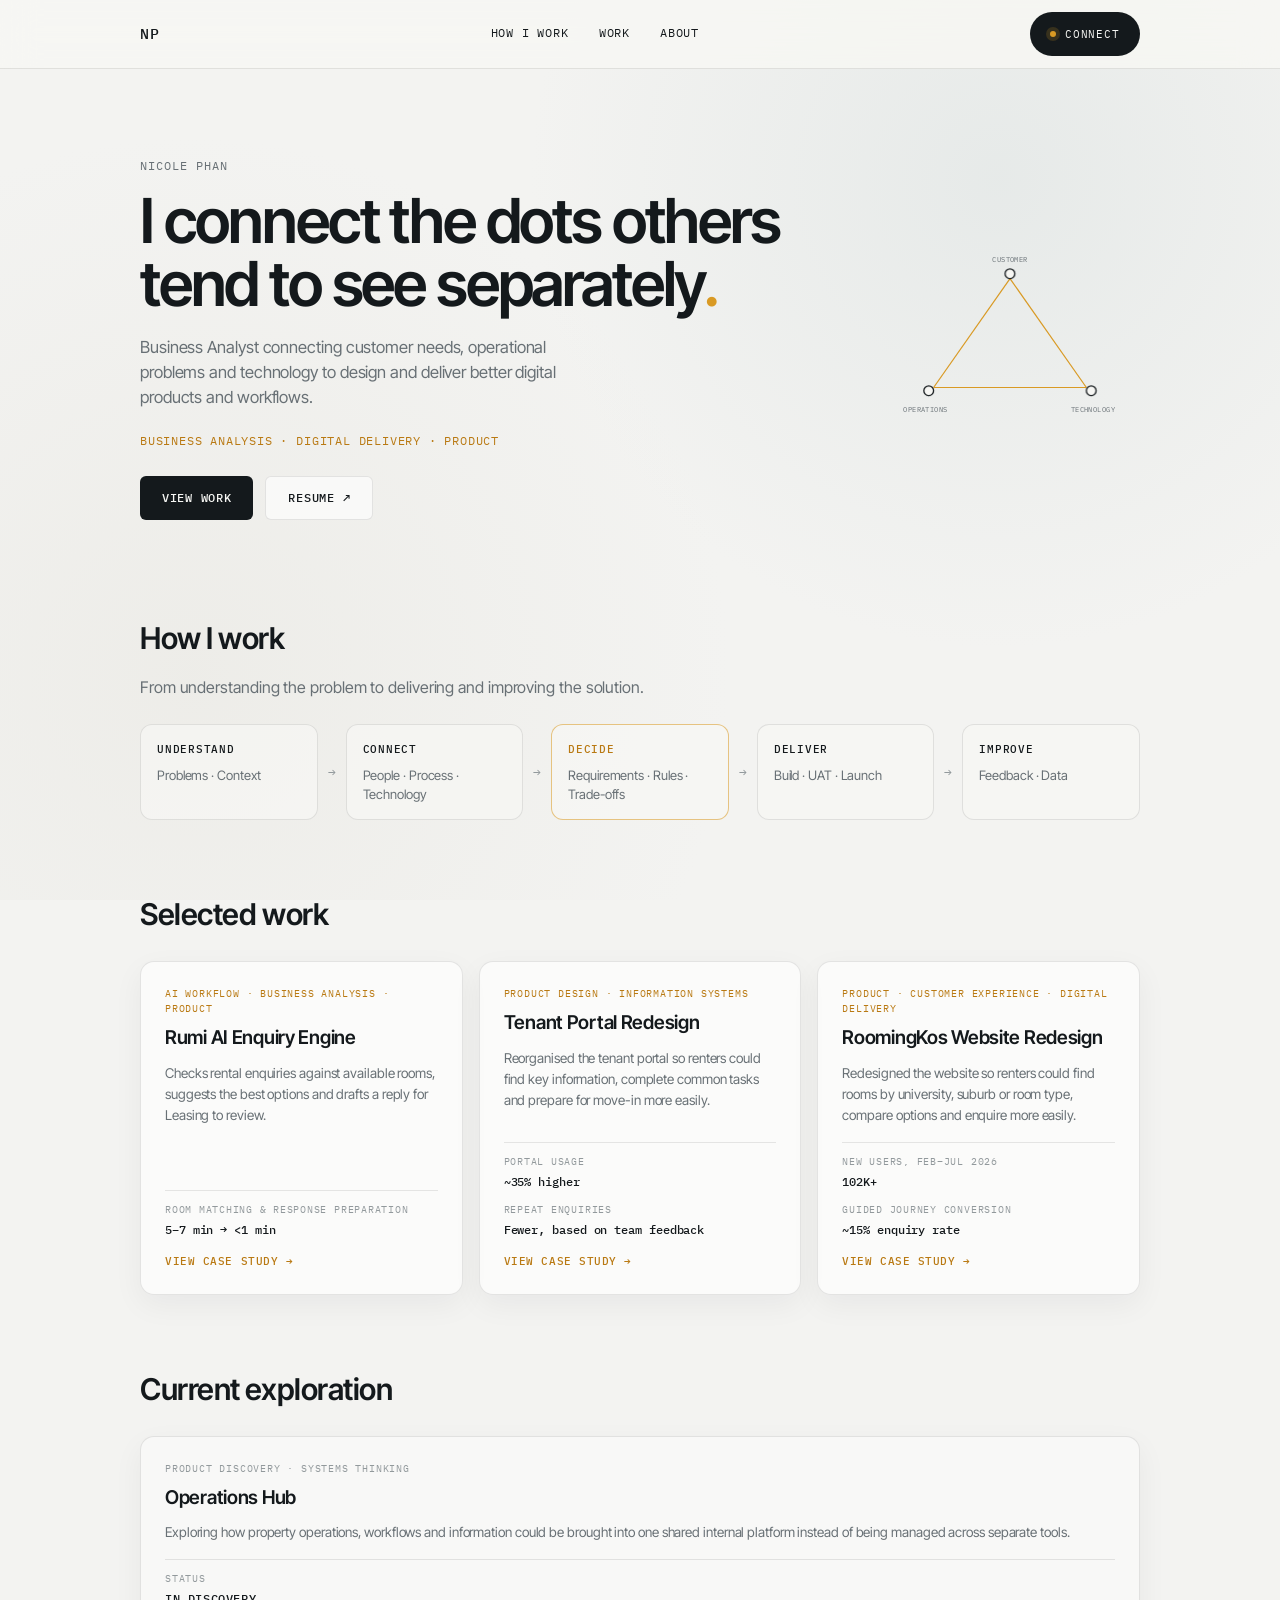
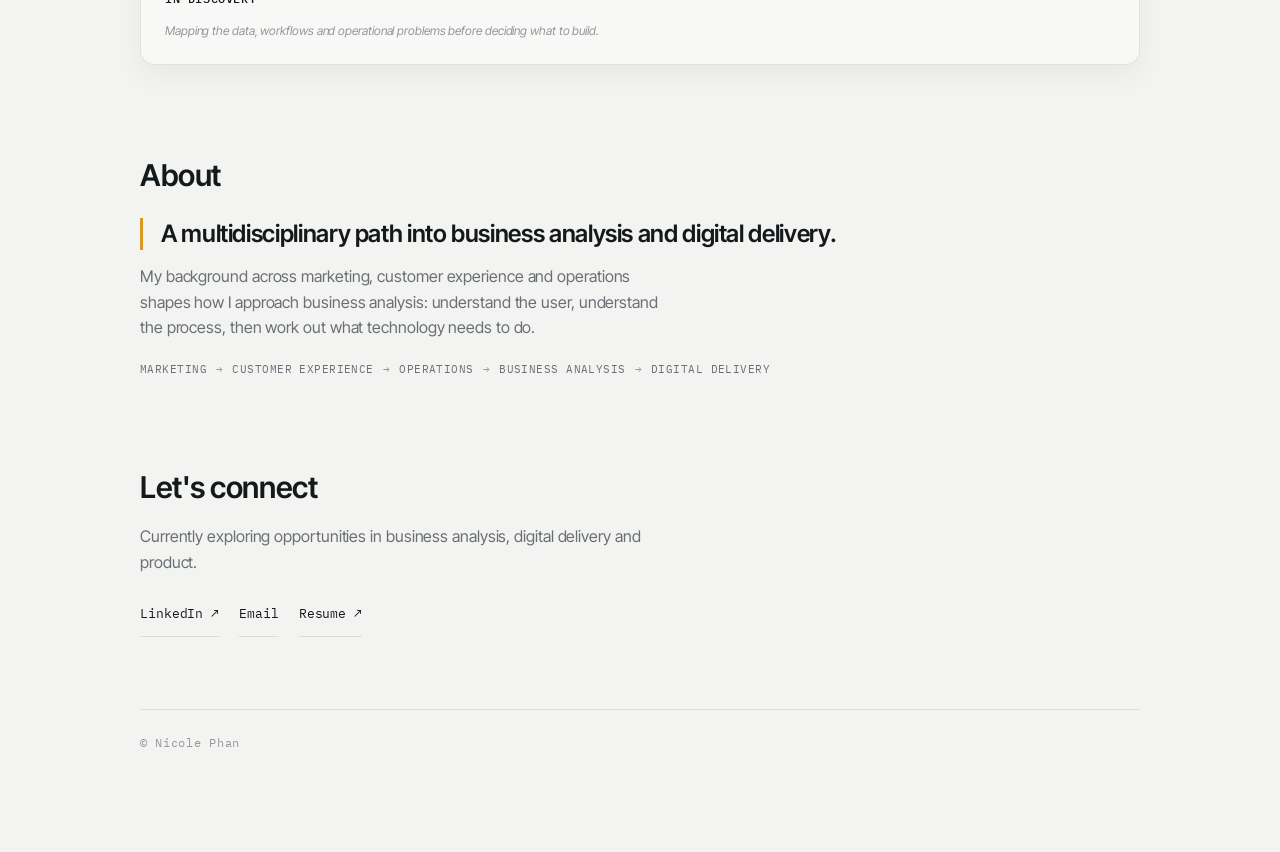
<file: index.html>
<!DOCTYPE html>
<html lang="en">
<head>
  <meta charset="utf-8">
  <meta name="viewport" content="width=device-width, initial-scale=1">

  <title>Nicole Phan — Business Analyst & Digital Delivery</title>
  <meta
    name="description"
    content="Nicole Phan — Business Analyst connecting customer needs, operational problems and technology to design and deliver better digital products and workflows."
  >

  <!-- =========================================================
       DESIGN SYSTEM CSS
       Local files only — no React / CDN dependency
  ========================================================== -->

  <link
    rel="stylesheet"
    href="_ds/nicole-phan-portfolio-design-system-4bdb97ed-0a4d-49a2-a990-c73a92387521/tokens/fonts.css"
  >
  <link
    rel="stylesheet"
    href="_ds/nicole-phan-portfolio-design-system-4bdb97ed-0a4d-49a2-a990-c73a92387521/tokens/colors.css"
  >
  <link
    rel="stylesheet"
    href="_ds/nicole-phan-portfolio-design-system-4bdb97ed-0a4d-49a2-a990-c73a92387521/tokens/typography.css"
  >
  <link
    rel="stylesheet"
    href="_ds/nicole-phan-portfolio-design-system-4bdb97ed-0a4d-49a2-a990-c73a92387521/tokens/spacing.css"
  >
  <link
    rel="stylesheet"
    href="_ds/nicole-phan-portfolio-design-system-4bdb97ed-0a4d-49a2-a990-c73a92387521/tokens/radius-shadow.css"
  >
  <link
    rel="stylesheet"
    href="_ds/nicole-phan-portfolio-design-system-4bdb97ed-0a4d-49a2-a990-c73a92387521/tokens/motion.css"
  >
  <link
    rel="stylesheet"
    href="_ds/nicole-phan-portfolio-design-system-4bdb97ed-0a4d-49a2-a990-c73a92387521/tokens/base.css"
  >
  <link
    rel="stylesheet"
    href="_ds/nicole-phan-portfolio-design-system-4bdb97ed-0a4d-49a2-a990-c73a92387521/styles.css"
  >

  <style>
    /* =========================================================
       FALLBACK TOKENS
       The page remains readable even if a design-system file
       fails to load.
    ========================================================== */

    :root {
      --canvas: #F3F3F1;
      --mist: #E8EBEB;
      --frost: #F7F7F4;

      --ink: #14191C;
      --slate: #687075;
      --muted: #92999C;

      --signal: #D99A24;
      --signal-deep: #B97912;
      --signal-pale: #F3E4C2;
      --signal-glow: rgba(217,154,36,.18);

      --hairline: rgba(20,25,28,.10);
      --border-active: rgba(217,154,36,.55);

      --page-background:
        radial-gradient(
          circle at 78% 20%,
          rgba(225,230,229,.70),
          transparent 38%
        ),
        radial-gradient(
          circle at 15% 75%,
          rgba(235,234,229,.72),
          transparent 42%
        ),
        #F3F3F1;
    }


    /* =========================================================
       BASE
    ========================================================== */

    html {
      scroll-behavior: smooth;
    }

    html,
    body {
      margin: 0;
      padding: 0;
      min-height: 100%;
      background: var(--page-background, #F3F3F1);
      background-attachment: fixed;
    }

    body {
      font-family:
        "Inter Tight",
        "Inter",
        "Helvetica Neue",
        Arial,
        system-ui,
        sans-serif;

      color: var(--ink, #14191C);
      line-height: 1.5;
    }

    * {
      box-sizing: border-box;
    }

    a {
      color: var(--ink, #14191C);
      text-decoration: none;
    }

    a:hover {
      color: var(--signal-deep, #B97912);
    }

    a:focus-visible,
    button:focus-visible {
      outline: 2px solid var(--signal, #D99A24);
      outline-offset: 3px;
    }

    img,
    svg {
      max-width: 100%;
    }


    /* =========================================================
       UTILITIES
    ========================================================== */

    .mono {
      font-family:
        "IBM Plex Mono",
        "SFMono-Regular",
        Consolas,
        monospace;
    }

    .site-shell {
      min-height: 100vh;
    }

    .page-width {
      max-width: 1080px;
      margin: 0 auto;
      padding-left: clamp(20px, 4vw, 40px);
      padding-right: clamp(20px, 4vw, 40px);
    }


    /* =========================================================
       NAV
    ========================================================== */

    .site-header {
      position: sticky;
      top: 0;
      z-index: 50;

      background: rgba(247,247,244,.84);

      -webkit-backdrop-filter: blur(18px);
      backdrop-filter: blur(18px);

      border-bottom: 1px solid var(--hairline);
    }

    .site-nav {
      max-width: 1080px;
      margin: 0 auto;

      padding:
        12px
        clamp(20px, 4vw, 40px);

      display: flex;
      align-items: center;
      justify-content: space-between;

      gap: 16px;
    }

    .brand-mark {
      min-height: 44px;

      display: inline-flex;
      align-items: center;

      font-family:
        "IBM Plex Mono",
        "SFMono-Regular",
        Consolas,
        monospace;

      font-size: 15px;
      font-weight: 500;
      letter-spacing: .06em;
    }

    .nav-links {
      display: flex;
      align-items: center;

      gap: clamp(16px, 3vw, 30px);

      font-family:
        "IBM Plex Mono",
        "SFMono-Regular",
        Consolas,
        monospace;

      font-size: 11.5px;
      letter-spacing: .07em;
      text-transform: uppercase;
    }

    .nav-link {
      min-height: 44px;

      display: inline-flex;
      align-items: center;

      border-bottom: 2px solid transparent;

      transition:
        border-color 180ms ease,
        color 180ms ease;
    }

    .nav-link:hover {
      border-bottom-color: var(--border-active);
      color: var(--signal-deep);
    }

    .connect-button {
      min-height: 44px;

      padding: 0 20px;

      display: inline-flex;
      align-items: center;

      gap: 9px;

      border-radius: 999px;

      background: var(--ink);
      color: var(--frost);

      font-family:
        "IBM Plex Mono",
        "SFMono-Regular",
        Consolas,
        monospace;

      font-size: 11px;
      letter-spacing: .08em;
      text-transform: uppercase;

      transition: background 180ms ease;
    }

    .connect-button:hover {
      background: #000;
      color: var(--frost);
    }

    .connect-dot {
      width: 6px;
      height: 6px;

      border-radius: 50%;

      background: var(--signal);
      box-shadow: 0 0 0 4px var(--signal-glow);
    }


    /* =========================================================
       HERO
    ========================================================== */

    main {
      padding-bottom: 100px;
    }

    .hero {
      display: flex;
      flex-wrap: wrap;
      align-items: center;

      gap: clamp(28px, 5vw, 56px);

      padding:
        clamp(48px, 7vw, 88px)
        0
        clamp(48px, 6vw, 72px);
    }

    .hero-copy {
      flex: 1 1 420px;
      min-width: 0;
    }

    .hero-name {
      font-family:
        "IBM Plex Mono",
        "SFMono-Regular",
        Consolas,
        monospace;

      font-size: 12px;
      letter-spacing: .08em;
      text-transform: uppercase;

      color: var(--slate);
    }

    .hero h1 {
      max-width: 17ch;

      margin: 14px 0 0;

      font-size: clamp(38px, 5.4vw, 62px);
      font-weight: 600;
      letter-spacing: -.035em;
      line-height: 1.02;

      text-wrap: pretty;
    }

    .hero-period {
      color: var(--signal);
    }

    .hero-description {
      max-width: 46ch;

      margin: 20px 0 0;

      font-size: clamp(16px, 1.3vw, 18px);
      line-height: 1.5;

      color: var(--slate);

      text-wrap: pretty;
    }

    .hero-role {
      margin-top: 22px;

      font-family:
        "IBM Plex Mono",
        "SFMono-Regular",
        Consolas,
        monospace;

      font-size: 11.5px;
      letter-spacing: .07em;
      text-transform: uppercase;

      color: var(--signal-deep);
    }

    .hero-actions {
      display: flex;
      flex-wrap: wrap;

      gap: 12px;

      margin-top: 26px;
    }

    .button-primary,
    .button-secondary {
      min-height: 44px;

      padding: 0 22px;

      border-radius: 6px;

      display: inline-flex;
      align-items: center;

      font-family:
        "IBM Plex Mono",
        "SFMono-Regular",
        Consolas,
        monospace;

      font-size: 12px;
      font-weight: 500;
      letter-spacing: .06em;
      text-transform: uppercase;

      transition:
        background 180ms ease,
        border-color 180ms ease,
        color 180ms ease;
    }

    .button-primary {
      background: var(--ink);
      color: var(--frost);
    }

    .button-primary:hover {
      background: #000;
      color: var(--frost);
    }

    .button-secondary {
      background: rgba(255,255,255,.62);

      border: 1px solid var(--hairline);
    }

    .button-secondary:hover {
      border-color: var(--border-active);
      color: var(--signal-deep);
    }


    /* =========================================================
       HERO SYSTEM VISUAL
       Pure SVG + CSS. No JavaScript needed.
    ========================================================== */

    .hero-visual {
      flex: 0 1 260px;
      min-width: 200px;

      display: flex;
      justify-content: center;
    }

    .hero-visual svg {
      width: 100%;
      max-width: 260px;
      height: auto;
    }

    @keyframes nodeIn {
      from {
        opacity: 0;
        transform: scale(.6);
      }

      to {
        opacity: 1;
        transform: scale(1);
      }
    }

    @keyframes lineIn {
      from {
        stroke-dashoffset: 1;
      }

      to {
        stroke-dashoffset: 0;
      }
    }

    .np-node {
      fill: var(--frost);
      stroke: var(--ink);

      stroke-width: 1.6;

      opacity: 0;

      transform-origin: center;
      transform-box: fill-box;

      animation:
        nodeIn
        420ms
        cubic-bezier(.22,1,.36,1)
        forwards;
    }

    .np-label {
      font-family:
        "IBM Plex Mono",
        monospace;

      font-size: 9px;
      letter-spacing: .06em;
      text-transform: uppercase;

      fill: var(--slate);

      opacity: 0;

      animation:
        nodeIn
        420ms
        cubic-bezier(.22,1,.36,1)
        forwards;
    }

    .np-link {
      fill: none;

      stroke: var(--signal);
      stroke-width: 1.5;

      stroke-dasharray: 1;
      stroke-dashoffset: 1;

      animation:
        lineIn
        450ms
        cubic-bezier(.22,1,.36,1)
        forwards;
    }

    .np-d1 { animation-delay: 60ms; }
    .np-d2 { animation-delay: 240ms; }
    .np-d3 { animation-delay: 420ms; }
    .np-d4 { animation-delay: 560ms; }
    .np-d5 { animation-delay: 740ms; }
    .np-d6 { animation-delay: 920ms; }


    /* =========================================================
       SECTION HEADINGS
    ========================================================== */

    .section-title {
      margin: 0;

      font-size: clamp(24px, 2.4vw, 30px);
      font-weight: 600;
      letter-spacing: -.015em;
    }

    .section-intro {
      max-width: 60ch;

      margin: 14px 0 0;

      font-size: 16px;
      line-height: 1.6;

      color: var(--slate);
    }


    /* =========================================================
       HOW I WORK
    ========================================================== */

    #how {
      padding-top: clamp(12px, 2vw, 24px);
    }

    .work-method {
      display: flex;
      flex-wrap: wrap;
      align-items: stretch;

      gap: 10px;

      margin-top: 24px;
    }

    .method-card {
      flex: 1 1 150px;
      min-width: 145px;

      padding: 16px;

      border: 1px solid var(--hairline);
      border-radius: 12px;

      background: rgba(247,247,244,.72);
    }

    .method-card.decision {
      border-color: var(--border-active);
    }

    .method-title {
      font-family:
        "IBM Plex Mono",
        "SFMono-Regular",
        Consolas,
        monospace;

      font-size: 11px;
      font-weight: 500;
      letter-spacing: .07em;
      text-transform: uppercase;
    }

    .method-card.decision .method-title {
      color: var(--signal-deep);
    }

    .method-copy {
      margin-top: 8px;

      font-size: 13px;
      line-height: 1.45;

      color: var(--slate);
    }

    .method-arrow {
      display: flex;
      align-items: center;

      color: var(--muted);

      font-family:
        "IBM Plex Mono",
        monospace;

      font-size: 13px;
    }


    /* =========================================================
       SELECTED WORK
    ========================================================== */

    #work {
      padding-top: clamp(56px, 6vw, 72px);
    }

    .project-grid {
      display: grid;

      grid-template-columns:
        repeat(auto-fit, minmax(280px, 1fr));

      gap: 16px;

      margin-top: 24px;
    }

    .project-card {
      min-width: 0;

      display: flex;
      flex-direction: column;

      padding: 24px;

      background: rgba(255,255,255,.62);

      border: 1px solid var(--hairline);
      border-radius: 14px;

      box-shadow:
        0 10px 30px rgba(15,25,30,.05);

      transition:
        border-color 200ms ease,
        transform 200ms ease;
    }

    a.project-card:hover {
      color: var(--ink);
      border-color: var(--border-active);
      transform: translateY(-2px);
    }

    .project-card.discovery {
      background: rgba(255,255,255,.42);
    }

    .project-category {
      font-family:
        "IBM Plex Mono",
        "SFMono-Regular",
        Consolas,
        monospace;

      font-size: 10px;
      letter-spacing: .08em;
      text-transform: uppercase;

      color: var(--signal-deep);
    }

    .project-card.discovery .project-category {
      color: var(--muted);
    }

    .project-title {
      margin-top: 8px;

      font-size: 19px;
      font-weight: 600;
      letter-spacing: -.015em;
    }

    .project-description {
      margin: 10px 0 0;

      font-size: 13.5px;
      line-height: 1.55;

      color: var(--slate);
    }

    .project-bottom {
      margin-top: auto;
      padding-top: 16px;
    }

    .metric {
      padding-top: 12px;

      border-top: 1px solid var(--hairline);
    }

    .metric + .metric {
      margin-top: 12px;
      border-top: none;
      padding-top: 0;
    }

    .metric-label {
      font-family:
        "IBM Plex Mono",
        "SFMono-Regular",
        Consolas,
        monospace;

      font-size: 9.5px;
      letter-spacing: .08em;
      text-transform: uppercase;

      color: var(--muted);
    }

    .metric-value {
      margin-top: 4px;

      font-family:
        "IBM Plex Mono",
        "SFMono-Regular",
        Consolas,
        monospace;

      font-size: 12px;
      font-weight: 500;
    }

    .case-link {
      margin-top: 14px;

      font-family:
        "IBM Plex Mono",
        "SFMono-Regular",
        Consolas,
        monospace;

      font-size: 11px;
      font-weight: 500;
      letter-spacing: .05em;
      text-transform: uppercase;

      color: var(--signal-deep);
    }

    .discovery-note {
      margin-top: 14px;

      font-size: 12px;
      line-height: 1.5;

      color: var(--muted);
      font-style: italic;
    }


    /* =========================================================
       ABOUT
    ========================================================== */

    #about {
      padding-top: clamp(64px, 7vw, 88px);
    }

    .about-statement {
      max-width: 50ch;

      margin: 20px 0 0;

      padding-left: 18px;

      border-left: 3px solid var(--signal);

      font-size: clamp(20px, 2vw, 24px);
      font-weight: 600;
      letter-spacing: -.015em;
      line-height: 1.32;

      text-wrap: pretty;
    }

    .career-path {
      display: flex;
      flex-wrap: wrap;
      align-items: center;

      gap: 9px;

      margin-top: 20px;

      font-family:
        "IBM Plex Mono",
        "SFMono-Regular",
        Consolas,
        monospace;

      font-size: 11px;
      letter-spacing: .04em;
      text-transform: uppercase;

      color: var(--slate);
    }

    .path-arrow {
      color: var(--muted);
    }


    /* =========================================================
       CONNECT
    ========================================================== */

    #connect {
      padding-top: clamp(64px, 7vw, 88px);
    }

    .contact-links {
      display: flex;
      flex-wrap: wrap;
      align-items: center;

      gap: 20px;

      margin-top: 18px;

      font-family:
        "IBM Plex Mono",
        "SFMono-Regular",
        Consolas,
        monospace;

      font-size: 13px;
    }

    .contact-link {
      min-height: 44px;

      display: inline-flex;
      align-items: center;

      padding-bottom: 2px;

      border-bottom: 1px solid var(--hairline);
    }

    .contact-link:hover {
      color: var(--signal-deep);
      border-bottom-color: var(--border-active);
    }

    .footer-line {
      margin-top: clamp(48px, 6vw, 72px);

      padding-top: 24px;

      border-top: 1px solid var(--hairline);

      font-family:
        "IBM Plex Mono",
        "SFMono-Regular",
        Consolas,
        monospace;

      font-size: 11.5px;
      letter-spacing: .06em;

      color: var(--muted);
    }


    /* =========================================================
       RESPONSIVE
    ========================================================== */

    @media (max-width: 820px) {
      .site-nav {
        flex-wrap: wrap;
      }

      .nav-links {
        order: 3;

        width: 100%;

        justify-content: center;
      }

      .hero-visual {
        flex: 1 1 100%;
      }

      .hero-visual svg {
        max-width: 230px;
      }
    }

    @media (max-width: 680px) {
      .method-arrow {
        display: none;
      }

      .method-card {
        flex: 1 1 100%;
      }

      .project-grid {
        grid-template-columns: 1fr;
      }

      .nav-links {
        gap: 16px;
        overflow-x: auto;
        justify-content: flex-start;
      }

      .connect-button {
        padding-left: 16px;
        padding-right: 16px;
      }
    }

    @media (max-width: 480px) {
      .hero {
        padding-top: 42px;
      }

      .hero h1 {
        font-size: clamp(38px, 12vw, 52px);
      }

      .hero-actions {
        align-items: stretch;
      }

      .button-primary,
      .button-secondary {
        justify-content: center;
      }

      .career-path {
        line-height: 1.8;
      }
    }


    /* =========================================================
       REDUCED MOTION
    ========================================================== */

    @media (prefers-reduced-motion: reduce) {
      html {
        scroll-behavior: auto;
      }

      *,
      *::before,
      *::after {
        animation-duration: .001ms !important;
        animation-iteration-count: 1 !important;
        transition-duration: .001ms !important;
      }

      .np-node,
      .np-label {
        opacity: 1 !important;
        transform: none !important;
      }

      .np-link {
        stroke-dashoffset: 0 !important;
      }
    }
  </style>
</head>


<body>

<div class="site-shell">


  <!-- =========================================================
       NAV
  ========================================================== -->

  <header class="site-header">

    <nav class="site-nav">

      <a
        href="#top"
        class="brand-mark"
        aria-label="Nicole Phan home"
      >
        NP
      </a>


      <div class="nav-links">

        <a
          href="#how"
          class="nav-link"
        >
          How I work
        </a>

        <a
          href="#work"
          class="nav-link"
        >
          Work
        </a>

        <a
          href="#about"
          class="nav-link"
        >
          About
        </a>

      </div>


      <a
        href="#connect"
        class="connect-button"
      >
        <span
          class="connect-dot"
          aria-hidden="true"
        ></span>

        Connect
      </a>

    </nav>

  </header>



  <main
    id="top"
    class="page-width"
  >


    <!-- =========================================================
         HERO
    ========================================================== -->

    <section class="hero">

      <div class="hero-copy">

        <div class="hero-name">
          Nicole Phan
        </div>


        <h1>
          I connect the dots others tend to see separately<span class="hero-period">.</span>
        </h1>


        <p class="hero-description">
          Business Analyst connecting customer needs, operational
          problems and technology to design and deliver better
          digital products and workflows.
        </p>


        <div class="hero-role">
          Business Analysis · Digital Delivery · Product
        </div>


        <div class="hero-actions">

          <a
            href="#work"
            class="button-primary"
          >
            View work
          </a>


          <a
            href="NICOLE%20PHAN%20-%20Resume.pdf"
  target="_blank"
  rel="noopener noreferrer"
  class="button-secondary"
          >
            Resume ↗
          </a>

        </div>

      </div>



      <div
        class="hero-visual"
        aria-hidden="true"
      >

        <svg
          viewBox="0 0 320 214"
          xmlns="http://www.w3.org/2000/svg"
        >

          <line
            class="np-link np-d4"
            x1="160"
            y1="34"
            x2="66"
            y2="168"
            pathLength="1"
          ></line>

          <line
            class="np-link np-d5"
            x1="66"
            y1="168"
            x2="254"
            y2="168"
            pathLength="1"
          ></line>

          <line
            class="np-link np-d6"
            x1="254"
            y1="168"
            x2="160"
            y2="34"
            pathLength="1"
          ></line>


          <circle
            class="np-node np-d1"
            cx="160"
            cy="28"
            r="6"
          ></circle>

          <circle
            class="np-node np-d2"
            cx="60"
            cy="172"
            r="6"
          ></circle>

          <circle
            class="np-node np-d3"
            cx="260"
            cy="172"
            r="6"
          ></circle>


          <text
            class="np-label np-d1"
            x="160"
            y="14"
            text-anchor="middle"
          >
            Customer
          </text>


          <text
            class="np-label np-d2"
            x="56"
            y="198"
            text-anchor="middle"
          >
            Operations
          </text>


          <text
            class="np-label np-d3"
            x="262"
            y="198"
            text-anchor="middle"
          >
            Technology
          </text>

        </svg>

      </div>

    </section>



    <!-- =========================================================
         HOW I WORK
    ========================================================== -->

    <section id="how">

      <h2 class="section-title">
        How I work
      </h2>


      <p class="section-intro">
        From understanding the problem to delivering and improving
        the solution.
      </p>


      <div class="work-method">


        <div class="method-card">

          <div class="method-title">
            Understand
          </div>

          <div class="method-copy">
            Problems · Context
          </div>

        </div>


        <div
          class="method-arrow"
          aria-hidden="true"
        >
          →
        </div>


        <div class="method-card">

          <div class="method-title">
            Connect
          </div>

          <div class="method-copy">
            People · Process · Technology
          </div>

        </div>


        <div
          class="method-arrow"
          aria-hidden="true"
        >
          →
        </div>


        <div class="method-card decision">

          <div class="method-title">
            Decide
          </div>

          <div class="method-copy">
            Requirements · Rules · Trade-offs
          </div>

        </div>


        <div
          class="method-arrow"
          aria-hidden="true"
        >
          →
        </div>


        <div class="method-card">

          <div class="method-title">
            Deliver
          </div>

          <div class="method-copy">
            Build · UAT · Launch
          </div>

        </div>


        <div
          class="method-arrow"
          aria-hidden="true"
        >
          →
        </div>


        <div class="method-card">

          <div class="method-title">
            Improve
          </div>

          <div class="method-copy">
            Feedback · Data
          </div>

        </div>

      </div>

    </section>



    <!-- =========================================================
         SELECTED WORK
    ========================================================== -->

    <section id="work">

      <h2 class="section-title">
        Selected work
      </h2>


      <div class="project-grid">


        <!-- RUMI -->

        <a
          href="rumi-ai-enquiry-engine-case-study.html"
          class="project-card"
        >

          <div class="project-category">
            AI workflow · Business analysis · Product
          </div>


          <div class="project-title">
            Rumi AI Enquiry Engine
          </div>


          <p class="project-description">
            Checks rental enquiries against available rooms, suggests
            the best options and drafts a reply for Leasing to review.
          </p>


          <div class="project-bottom">

            <div class="metric">

              <div class="metric-label">
                Room matching &amp; response preparation
              </div>

              <div class="metric-value">
                5–7 min → &lt;1 min
              </div>

            </div>


            <div class="case-link">
              View case study →
            </div>

          </div>

        </a>



        <!-- TENANT PORTAL -->

        <a
          href="tenant-portal-redesign-case-study.html"
          class="project-card"
        >

          <div class="project-category">
            Product design · Information systems
          </div>


          <div class="project-title">
            Tenant Portal Redesign
          </div>


          <p class="project-description">
            Reorganised the tenant portal so renters could find key
            information, complete common tasks and prepare for
            move-in more easily.
          </p>


          <div class="project-bottom">

            <div class="metric">

              <div class="metric-label">
                Portal usage
              </div>

              <div class="metric-value">
                ~35% higher
              </div>

            </div>


            <div class="metric">

              <div class="metric-label">
                Repeat enquiries
              </div>

              <div class="metric-value">
                Fewer, based on team feedback
              </div>

            </div>


            <div class="case-link">
              View case study →
            </div>

          </div>

        </a>



        <!-- WEBSITE REDESIGN -->

        <a
          href="website-redesign-case-study.html"
          class="project-card"
        >

          <div class="project-category">
            Product · Customer experience · Digital delivery
          </div>


          <div class="project-title">
            RoomingKos Website Redesign
          </div>


          <p class="project-description">
            Redesigned the website so renters could find rooms by
            university, suburb or room type, compare options and
            enquire more easily.
          </p>


          <div class="project-bottom">

            <div class="metric">

              <div class="metric-label">
                New users, Feb–Jul 2026
              </div>

              <div class="metric-value">
                102K+
              </div>

            </div>


            <div class="metric">

              <div class="metric-label">
                Guided journey conversion
              </div>

              <div class="metric-value">
                ~15% enquiry rate
              </div>

            </div>


            <div class="case-link">
              View case study →
            </div>

          </div>

        </a>
</div>

    </section>




    <!-- =========================================================
         CURRENT EXPLORATION
    ========================================================== -->

    <section id="exploration" style="padding-top:clamp(56px,6vw,72px)">

      <h2 class="section-title">
        Current exploration
      </h2>

      <div class="project-grid">

        <article class="project-card discovery">

          <div class="project-category">
            Product discovery · Systems thinking
          </div>

          <div class="project-title">
            Operations Hub
          </div>

          <p class="project-description">
            Exploring how property operations, workflows and information
            could be brought into one shared internal platform instead of
            being managed across separate tools.
          </p>

          <div class="project-bottom">

            <div class="metric">

              <div class="metric-label">
                Status
              </div>

              <div
                class="metric-value"
                style="
                  text-transform: uppercase;
                  letter-spacing: .05em;
                "
              >
                In discovery
              </div>

            </div>

            <div class="discovery-note">
              Mapping the data, workflows and operational problems before deciding what to build.
            </div>

          </div>

        </article>

      </div>

    </section>


    <!-- =========================================================
         ABOUT
    ========================================================== -->

    <section id="about">

      <h2 class="section-title">
        About
      </h2>


      <p class="about-statement">
        A multidisciplinary path into business analysis and digital
        delivery.
      </p>


      <p class="section-intro">
        My background across marketing, customer experience and operations
        shapes how I approach business analysis: understand the user,
        understand the process, then work out what technology needs to do.
      </p>


      <div class="career-path">

        <span>Marketing</span>

        <span
          class="path-arrow"
          aria-hidden="true"
        >
          →
        </span>


        <span>Customer Experience</span>

        <span
          class="path-arrow"
          aria-hidden="true"
        >
          →
        </span>


        <span>Operations</span>

        <span
          class="path-arrow"
          aria-hidden="true"
        >
          →
        </span>


        <span>Business Analysis</span>

        <span
          class="path-arrow"
          aria-hidden="true"
        >
          →
        </span>


        <span>Digital Delivery</span>

      </div>

    </section>



    <!-- =========================================================
         CONNECT
    ========================================================== -->

    <section id="connect">

      <h2 class="section-title">
        Let's connect
      </h2>


      <p class="section-intro">
        Currently exploring opportunities in business analysis,
        digital delivery and product.
      </p>


      <div class="contact-links">

        <a
          href="https://www.linkedin.com/in/nicolephan1220/"
          target="_blank"
          rel="noopener noreferrer"
          class="contact-link"
        >
          LinkedIn ↗
        </a>


        <a
          href="mailto:nhiphanyen2000@gmail.com"
          class="contact-link"
        >
          Email
        </a>


        <a
          href="NICOLE%20PHAN%20-%20Resume.pdf"
  target="_blank"
  rel="noopener noreferrer"
  class="contact-link"
        >
          Resume ↗
        </a>

      </div>


      <div class="footer-line">
        © Nicole Phan
      </div>

    </section>


  </main>

</div>

</body>
</html>
<!-- Trigger GitHub Pages deployment -->
</file>
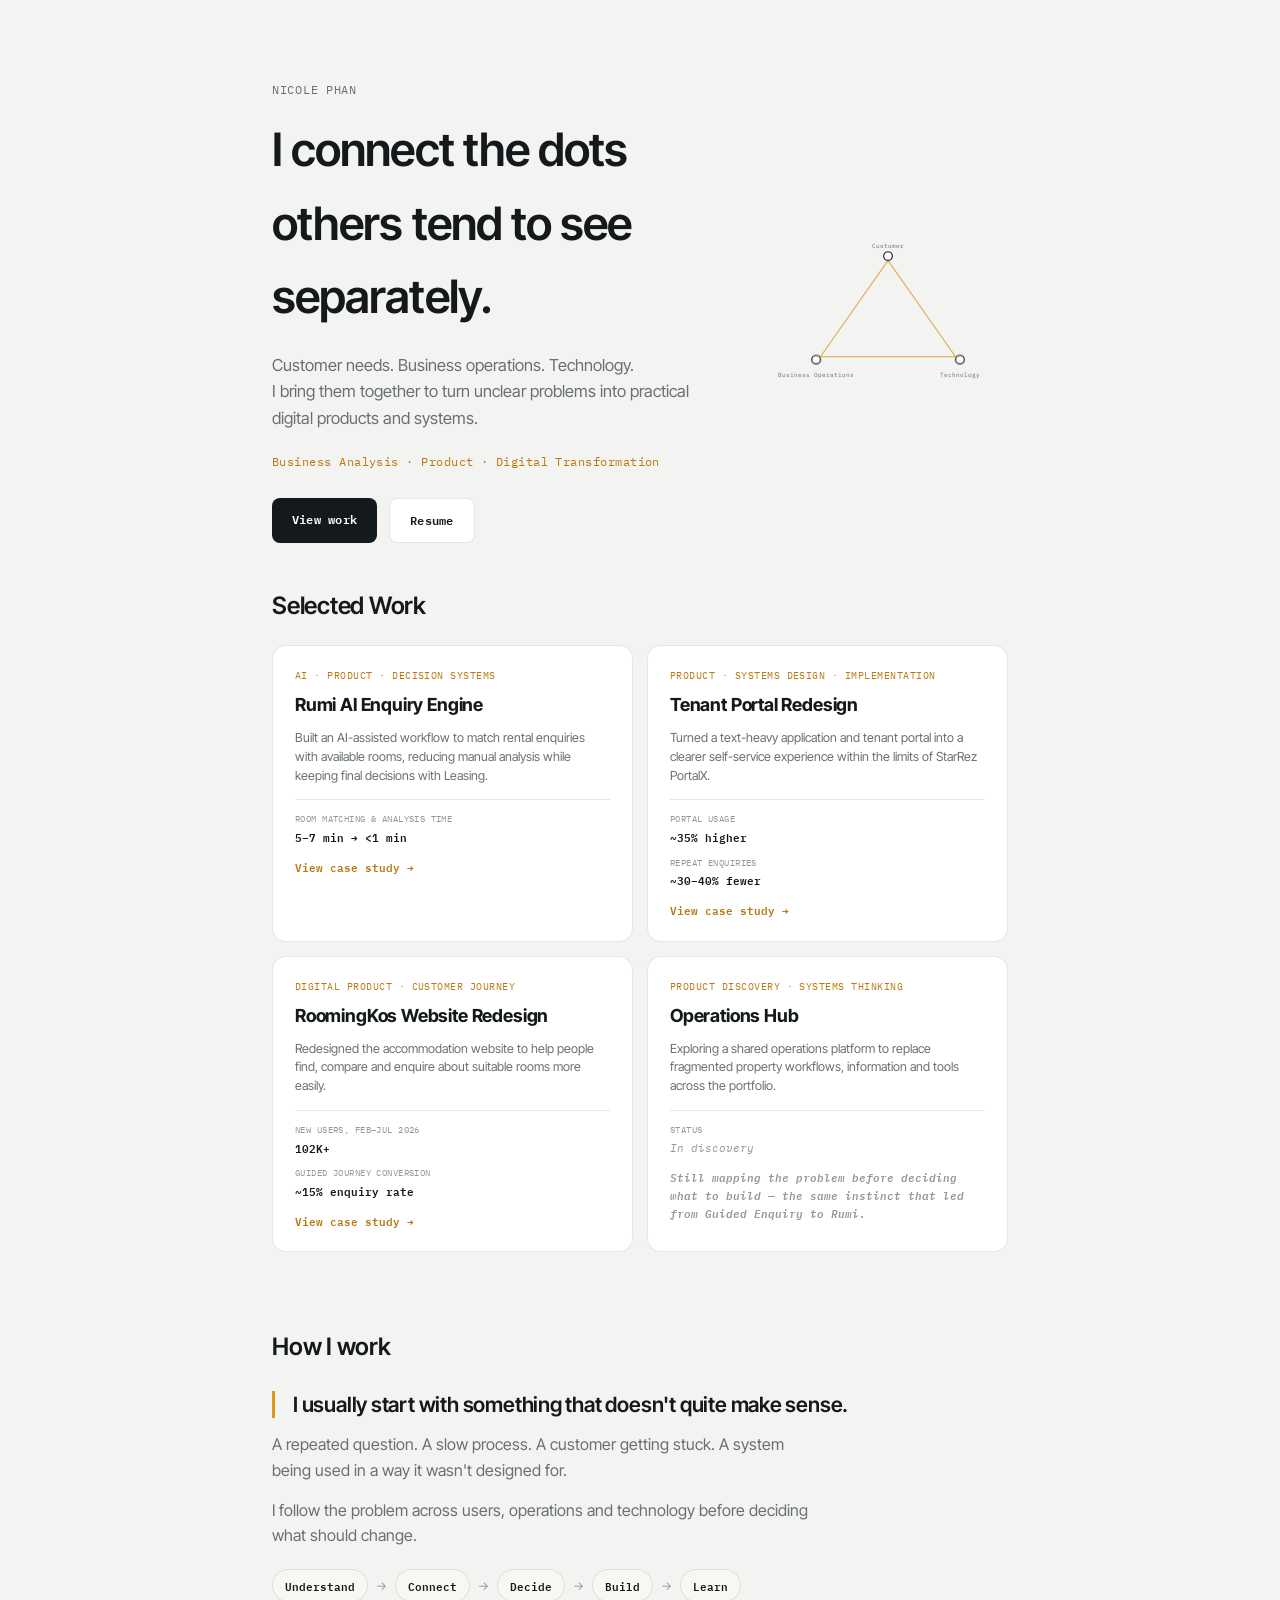
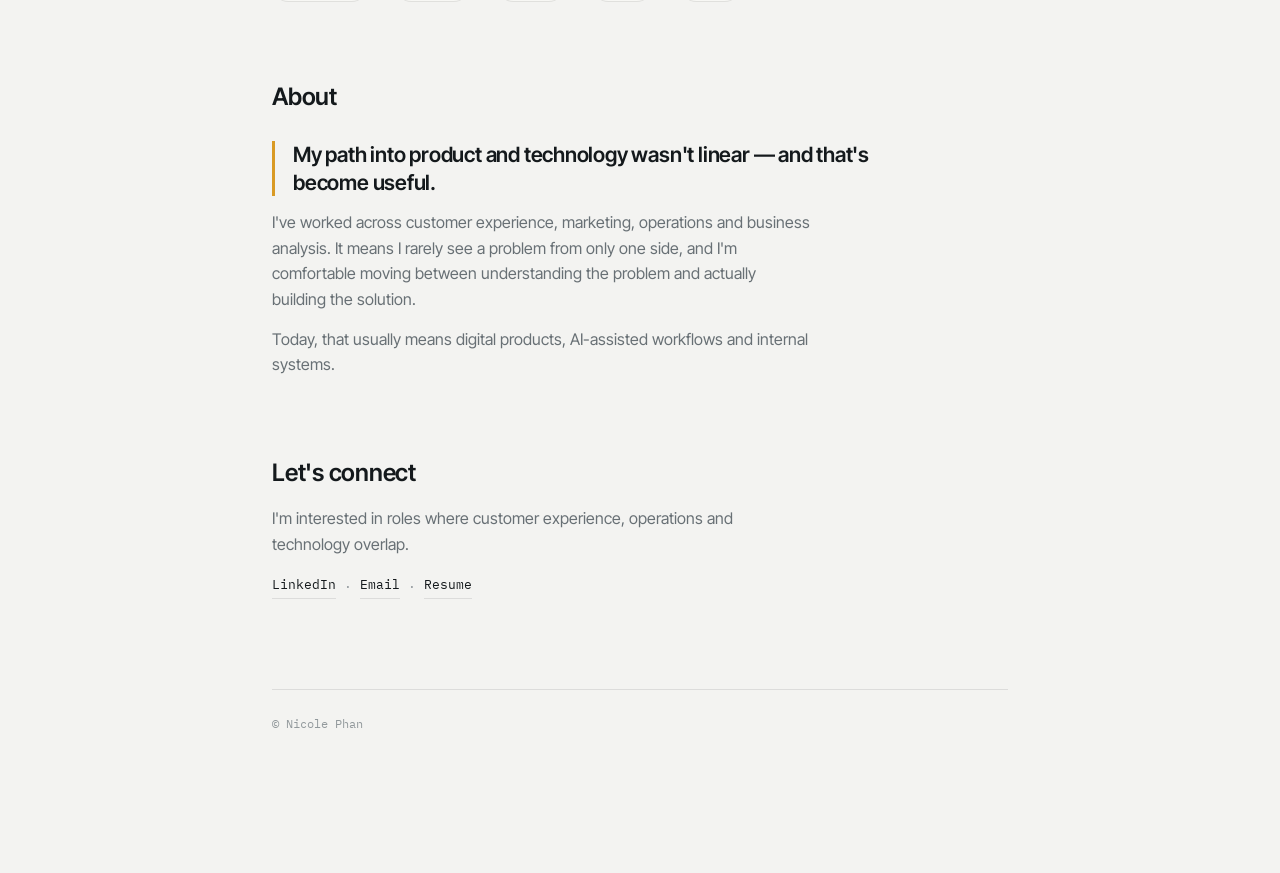
<file: uploads/index.html>
<!DOCTYPE html>
<html lang="en">
<head>
<meta charset="UTF-8">
<meta name="viewport" content="width=device-width, initial-scale=1">
<title>Nicole Phan — Business Analysis · Product · Digital Transformation</title>
<link rel="preconnect" href="https://fonts.googleapis.com">
<link href="https://fonts.googleapis.com/css2?family=Inter+Tight:wght@400;500;600;700&family=IBM+Plex+Mono:wght@400;500&display=swap" rel="stylesheet">
<style>
  :root{
    --canvas:#F3F3F1; --mist:#E8EBEB; --frost:#F7F7F4;
    --ink:#14191C; --slate:#687075; --muted:#92999C;
    --signal:#D99A24; --signal-deep:#B97912; --signal-pale:#F3E4C2;
    --hairline:rgba(20,25,28,.10);
  }
  *{box-sizing:border-box; margin:0; padding:0;}
  body{background:var(--canvas); color:var(--ink); font-family:'Inter Tight', sans-serif; line-height:1.6;}
  .mono{font-family:'IBM Plex Mono', monospace;}
  a{color:inherit;}

  .wrap{max-width:800px; margin:0 auto; padding:80px 32px 140px;}
  .eyebrow{font-family:'IBM Plex Mono', monospace; font-size:12px; letter-spacing:0.06em; color:var(--slate); text-transform:uppercase;}
  .h1{font-size:clamp(32px,5vw,46px); font-weight:600; letter-spacing:-0.02em; margin-top:14px; max-width:15ch;}
  .sub{font-size:16.5px; color:var(--slate); margin-top:18px; max-width:44ch;}
  .p{font-size:16px; color:var(--slate); margin-top:14px; max-width:60ch;}

  .role-tag{font-family:'IBM Plex Mono', monospace; font-size:11.5px; letter-spacing:0.04em; color:var(--signal-deep); margin-top:22px;}

  .cta-row{margin-top:26px; display:flex; gap:12px; flex-wrap:wrap;}
  .btn{font-family:'IBM Plex Mono', monospace; font-size:12px; font-weight:600; letter-spacing:0.02em; padding:12px 20px; border-radius:8px; text-decoration:none; display:inline-block;}
  .btn-primary{background:var(--ink); color:#fff;}
  .btn-primary:hover{background:#000;}
  .btn-secondary{background:#fff; color:var(--ink); border:1px solid var(--hairline);}
  .btn-secondary:hover{border-color:var(--signal-deep); color:var(--signal-deep);}

  /* ===== Hero grid + connect-the-dots visual ===== */
  .hero-grid{display:grid; grid-template-columns:1fr 240px; gap:28px; align-items:center;}
  .hero-visual{display:flex; align-items:center; justify-content:center;}
  .hero-visual svg{width:100%; height:auto; max-width:230px;}
  .node{fill:#fff; stroke:var(--ink); stroke-width:1.6; opacity:0; transform-origin:center; transform-box:fill-box; animation:nodeIn .5s ease forwards;}
  .node1{animation-delay:.05s}
  .node2{animation-delay:.25s}
  .node3{animation-delay:.45s}
  .link{fill:none; stroke:var(--signal); stroke-width:1.5; stroke-dasharray:1; stroke-dashoffset:1; opacity:.85; animation:lineIn .55s ease forwards;}
  .link1{animation-delay:.55s}
  .link2{animation-delay:.75s}
  .link3{animation-delay:.95s}
  .node-label{font-family:'IBM Plex Mono', monospace; font-size:8.5px; fill:var(--slate); opacity:0; animation:nodeIn .5s ease forwards;}
  @keyframes nodeIn{ from{opacity:0; transform:scale(.6);} to{opacity:1; transform:scale(1);} }
  @keyframes lineIn{ from{stroke-dashoffset:1;} to{stroke-dashoffset:0;} }
  @media (prefers-reduced-motion: reduce){
    .node, .link, .node-label{animation:none !important; opacity:1 !important; stroke-dashoffset:0 !important; transform:none !important;}
  }

  .h2{font-size:24px; font-weight:600; letter-spacing:-0.01em; margin-top:76px;}
  .h2-work{margin-top:44px;}

  .project-grid{margin-top:20px; display:grid; grid-template-columns:1fr 1fr; gap:14px;}
  .project-card{padding:22px; background:#fff; border:1px solid var(--hairline); border-radius:14px; text-decoration:none; color:inherit; display:block; transition:border-color .2s, transform .15s;}
  .project-card:hover{border-color:var(--signal); transform:translateY(-2px);}
  .project-card-static{cursor:default;}
  .project-card-static:hover{border-color:var(--hairline); transform:none;}
  .project-tag{font-family:'IBM Plex Mono', monospace; font-size:9.5px; letter-spacing:0.05em; text-transform:uppercase; color:var(--signal-deep);}
  .project-title{font-size:18px; font-weight:700; margin-top:8px; letter-spacing:-0.01em;}
  .project-desc{font-size:12.5px; color:var(--slate); margin-top:9px; line-height:1.5;}
  .project-metrics{margin-top:14px; padding-top:12px; border-top:1px solid var(--hairline);}
  .metric-block + .metric-block{margin-top:10px;}
  .metric-label{font-family:'IBM Plex Mono', monospace; font-size:8.5px; letter-spacing:0.05em; text-transform:uppercase; color:var(--muted); margin-bottom:3px;}
  .project-metric{font-family:'IBM Plex Mono', monospace; font-size:10.5px; color:var(--ink); font-weight:600; transition:color .15s;}
  .project-metric + .project-metric{margin-top:4px;}
  .project-card:hover .project-metric{color:var(--signal-deep);}
  .project-status{font-family:'IBM Plex Mono', monospace; font-size:10.5px; color:var(--muted); font-style:italic;}
  .project-link{margin-top:12px; font-family:'IBM Plex Mono', monospace; font-size:11px; font-weight:600; color:var(--signal-deep); transition:text-decoration .15s;}
  .project-card:hover .project-link{text-decoration:underline;}

  .pullquote{margin:24px 0 0; padding:0 0 0 18px; border-left:3px solid var(--signal); font-size:21px; font-weight:600; letter-spacing:-0.01em; line-height:1.32; max-width:50ch;}

  .flow-strip{margin-top:20px; display:flex; align-items:center; gap:8px; flex-wrap:wrap;}
  .flow-item{display:flex; flex-direction:column; align-items:flex-start; max-width:130px;}
  .flow-step{font-family:'IBM Plex Mono', monospace; font-size:11px; padding:7px 12px; border-radius:20px; background:var(--frost); border:1px solid var(--hairline); font-weight:600; white-space:nowrap;}
  .flow-caption{font-size:11px; color:var(--muted); margin-top:6px; padding-left:4px; line-height:1.4;}
  .flow-arrow{color:var(--muted); font-size:12px;}

  .text-link{font-family:'IBM Plex Mono', monospace; font-size:12.5px; font-weight:600; color:var(--signal-deep); text-decoration:none; margin-top:16px; display:inline-block;}
  .text-link:hover{text-decoration:underline;}

  .connect-links{margin-top:18px; display:flex; gap:8px; flex-wrap:wrap; align-items:center; font-family:'IBM Plex Mono', monospace; font-size:13px;}
  .connect-links a{color:var(--ink); text-decoration:none; padding-bottom:2px; border-bottom:1px solid var(--hairline);}
  .connect-links a:hover{border-color:var(--signal-deep); color:var(--signal-deep);}
  .connect-sep{color:var(--muted);}

  .footer-nav{margin-top:90px; padding-top:24px; border-top:1px solid var(--hairline); font-size:12px; color:var(--muted); font-family:'IBM Plex Mono', monospace;}

  @media (max-width:720px){
    .hero-grid{grid-template-columns:1fr; gap:20px;}
    .hero-visual{order:2; justify-content:flex-start; margin-top:6px;}
    .hero-visual svg{max-width:160px;}
    .project-grid{grid-template-columns:1fr;}
    .flow-strip{flex-direction:column; align-items:flex-start;}
    .flow-item{max-width:100%;}
    .flow-arrow{display:none;}
  }
</style>
</head>
<body>
<div class="wrap">

  <div class="hero-grid">
    <div>
      <div class="eyebrow">Nicole Phan</div>
      <div class="h1">I connect the dots others tend to see separately.</div>
      <p class="sub">Customer needs. Business operations. Technology.<br>I bring them together to turn unclear problems into practical digital products and systems.</p>
      <div class="role-tag">Business Analysis · Product · Digital Transformation</div>
      <div class="cta-row">
        <a class="btn btn-primary" href="#work">View work</a>
        <a class="btn btn-secondary" href="https://drive.google.com/drive/folders/19rwDe3KDpOk7sqxjlr50XH5qkZM4HKiS?usp=sharing" target="_blank" rel="noopener">Resume</a>
      </div>
    </div>
    <div class="hero-visual" aria-hidden="true">
      <svg viewBox="0 0 320 210" xmlns="http://www.w3.org/2000/svg">
        <line class="link link1" x1="160" y1="34" x2="66" y2="168" pathLength="1"/>
        <line class="link link2" x1="66" y1="168" x2="254" y2="168" pathLength="1"/>
        <line class="link link3" x1="254" y1="168" x2="160" y2="34" pathLength="1"/>
        <circle class="node node1" cx="160" cy="28" r="6"/>
        <circle class="node node2" cx="60" cy="172" r="6"/>
        <circle class="node node3" cx="260" cy="172" r="6"/>
        <text class="node-label node1" x="160" y="16" text-anchor="middle">Customer</text>
        <text class="node-label node2" x="60" y="196" text-anchor="middle">Business Operations</text>
        <text class="node-label node3" x="260" y="196" text-anchor="middle">Technology</text>
      </svg>
    </div>
  </div>

  <div class="h2 h2-work" id="work">Selected Work</div>
  <div class="project-grid">

    <a class="project-card" href="rumi-ai-enquiry-engine-case-study.html">
      <div class="project-tag">AI · Product · Decision Systems</div>
      <div class="project-title">Rumi AI Enquiry Engine</div>
      <div class="project-desc">Built an AI-assisted workflow to match rental enquiries with available rooms, reducing manual analysis while keeping final decisions with Leasing.</div>
      <div class="project-metrics">
        <div class="metric-block">
          <div class="metric-label">Room matching &amp; analysis time</div>
          <div class="project-metric">5–7 min → &lt;1 min</div>
        </div>
      </div>
      <div class="project-link">View case study →</div>
    </a>

    <a class="project-card" href="tenant-portal-redesign-case-study.html">
      <div class="project-tag">Product · Systems Design · Implementation</div>
      <div class="project-title">Tenant Portal Redesign</div>
      <div class="project-desc">Turned a text-heavy application and tenant portal into a clearer self-service experience within the limits of StarRez PortalX.</div>
      <div class="project-metrics">
        <div class="metric-block">
          <div class="metric-label">Portal usage</div>
          <div class="project-metric">~35% higher</div>
        </div>
        <div class="metric-block">
          <div class="metric-label">Repeat enquiries</div>
          <div class="project-metric">~30–40% fewer</div>
        </div>
      </div>
      <div class="project-link">View case study →</div>
    </a>

    <a class="project-card" href="website-redesign-case-study.html">
      <div class="project-tag">Digital Product · Customer Journey</div>
      <div class="project-title">RoomingKos Website Redesign</div>
      <div class="project-desc">Redesigned the accommodation website to help people find, compare and enquire about suitable rooms more easily.</div>
      <div class="project-metrics">
        <div class="metric-block">
          <div class="metric-label">New users, Feb–Jul 2026</div>
          <div class="project-metric">102K+</div>
        </div>
        <div class="metric-block">
          <div class="metric-label">Guided journey conversion</div>
          <div class="project-metric">~15% enquiry rate</div>
        </div>
      </div>
      <div class="project-link">View case study →</div>
    </a>

    <div class="project-card project-card-static">
      <div class="project-tag">Product Discovery · Systems Thinking</div>
      <div class="project-title">Operations Hub</div>
      <div class="project-desc">Exploring a shared operations platform to replace fragmented property workflows, information and tools across the portfolio.</div>
      <div class="project-metrics">
        <div class="metric-block">
          <div class="metric-label">Status</div>
          <div class="project-status">In discovery</div>
        </div>
      </div>
      <div class="project-link" style="color:var(--muted); font-style:italic;">Still mapping the problem before deciding what to build — the same instinct that led from Guided Enquiry to Rumi.</div>
    </div>

  </div>

  <div class="h2">How I work</div>
  <p class="pullquote">I usually start with something that doesn't quite make sense.</p>
  <p class="p">A repeated question. A slow process. A customer getting stuck. A system being used in a way it wasn't designed for.</p>
  <p class="p">I follow the problem across users, operations and technology before deciding what should change.</p>
  <div class="flow-strip">
    <span class="flow-step">Understand</span>
    <span class="flow-arrow">→</span>
    <span class="flow-step">Connect</span>
    <span class="flow-arrow">→</span>
    <span class="flow-step">Decide</span>
    <span class="flow-arrow">→</span>
    <span class="flow-step">Build</span>
    <span class="flow-arrow">→</span>
    <span class="flow-step">Learn</span>
  </div>

  <div class="h2">About</div>
  <p class="pullquote">My path into product and technology wasn't linear — and that's become useful.</p>
  <p class="p">I've worked across customer experience, marketing, operations and business analysis. It means I rarely see a problem from only one side, and I'm comfortable moving between understanding the problem and actually building the solution.</p>
  <p class="p">Today, that usually means digital products, AI-assisted workflows and internal systems.</p>

  <div class="h2">Let's connect</div>
  <p class="p">I'm interested in roles where customer experience, operations and technology overlap.</p>
  <div class="connect-links">
    <a href="https://www.linkedin.com/in/nicolephan1220/" target="_blank" rel="noopener">LinkedIn</a>
    <span class="connect-sep">·</span>
    <a href="mailto:nhiphanyen2000@gmail.com">Email</a>
    <span class="connect-sep">·</span>
    <a href="https://drive.google.com/drive/folders/19rwDe3KDpOk7sqxjlr50XH5qkZM4HKiS?usp=sharing" target="_blank" rel="noopener">Resume</a>
  </div>

  <div class="footer-nav">© Nicole Phan</div>
</div>
</body>
</html>
</file>
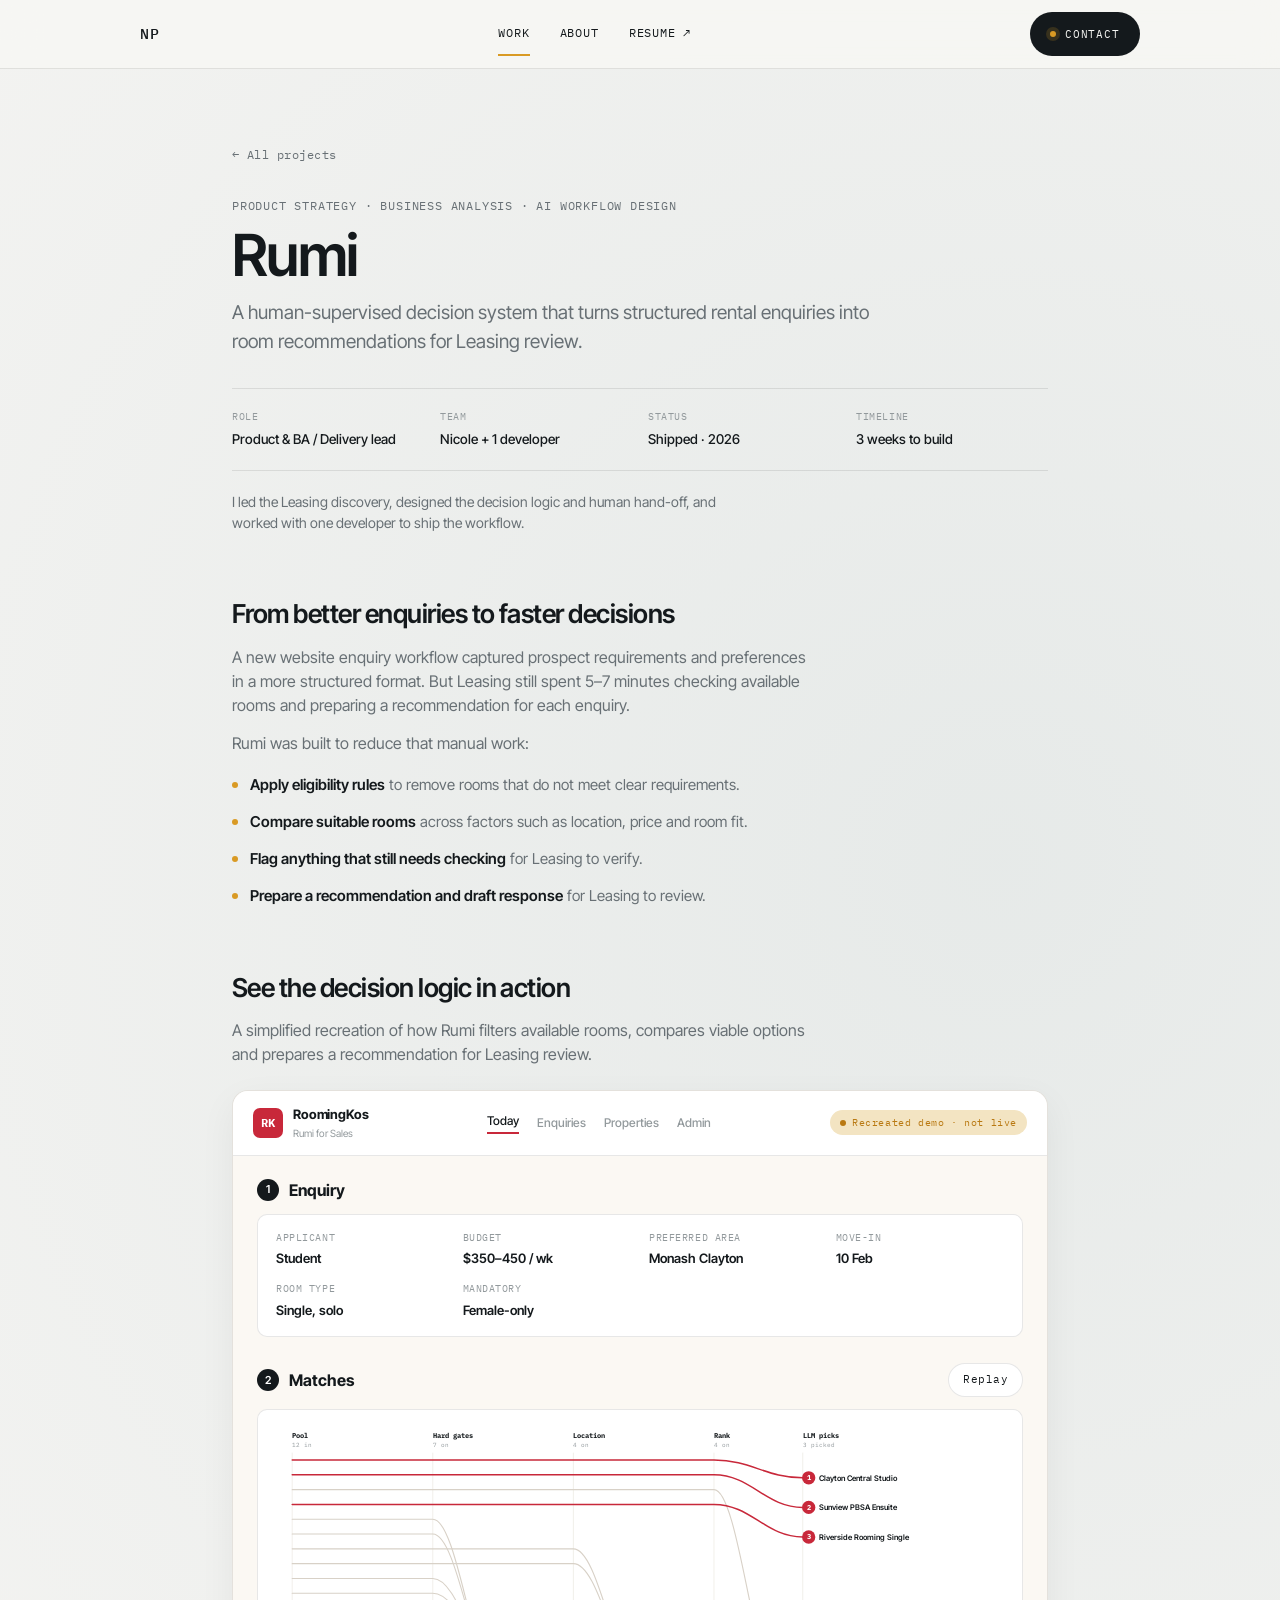
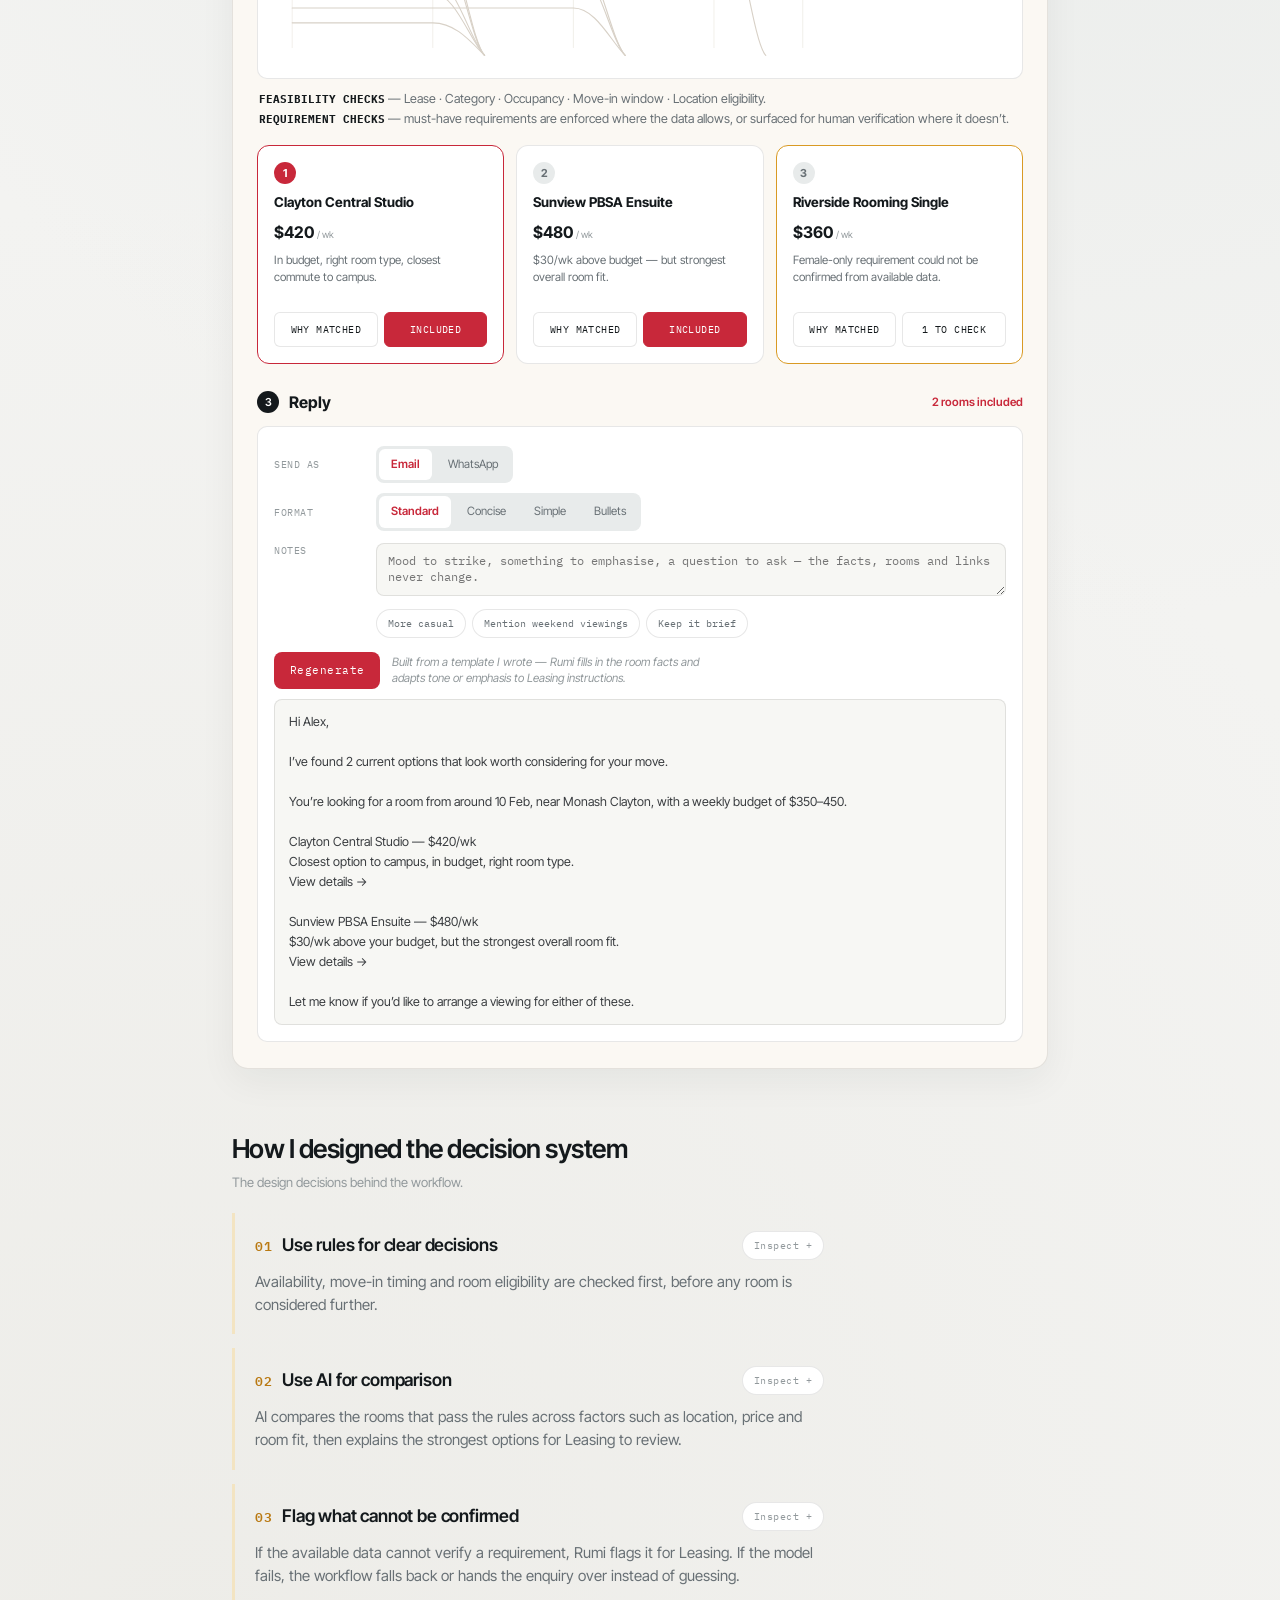
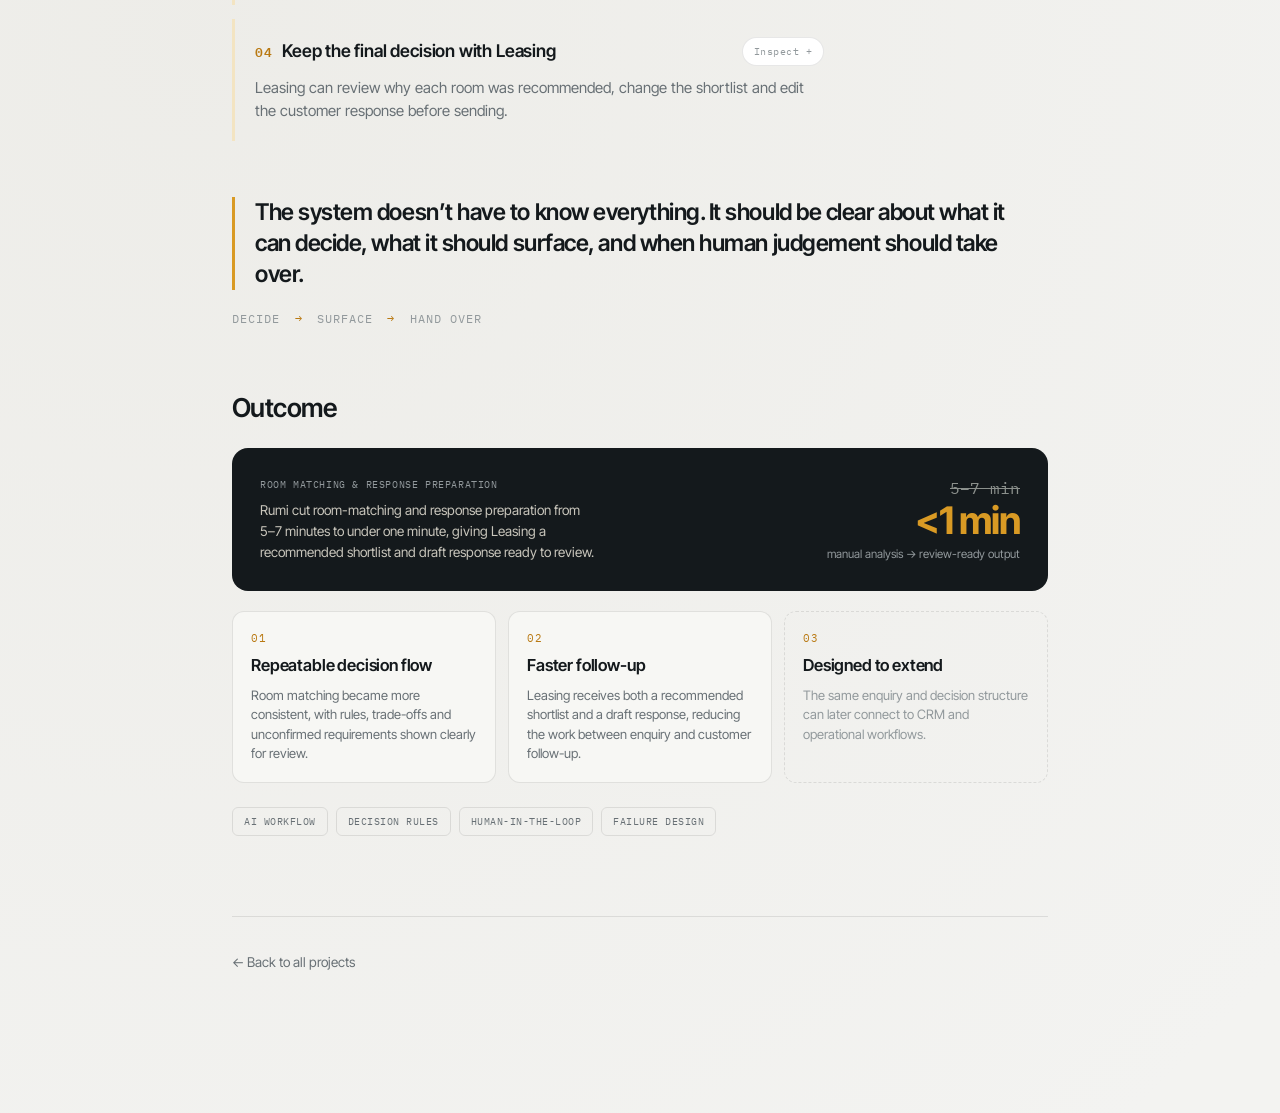
<file: rumi-ai-enquiry-engine-case-study.html>
<!DOCTYPE html>
<html lang="en">
<head>
  <meta charset="utf-8" />
  <meta name="viewport" content="width=device-width, initial-scale=1" />
  <title>Rumi AI Enquiry Engine | Nicole Phan</title>
  <meta name="description" content="Rumi is a human-supervised decision system that turns structured rental enquiries into room recommendations for Leasing review." />

  <style>
    /* Typography only. If Google Fonts is blocked, the system fallbacks below keep the page usable. */
    @import url("https://fonts.googleapis.com/css2?family=Inter+Tight:wght@400;500;600;700&family=IBM+Plex+Mono:wght@400;500;600&display=swap");

    :root {
      --canvas: #F3F3F1;
      --mist: #E8EBEB;
      --frost: #F7F7F4;
      --ink: #14191C;
      --slate: #687075;
      --muted: #92999C;
      --signal: #D99A24;
      --signal-deep: #B97912;
      --signal-pale: #F3E4C2;
      --signal-glow: rgba(217,154,36,.18);
      --hairline: rgba(20,25,28,.10);
      --border-active: rgba(217,154,36,.55);
      --page-background:
        radial-gradient(circle at 78% 20%, rgba(225,230,229,.70), transparent 38%),
        radial-gradient(circle at 15% 75%, rgba(235,234,229,.72), transparent 42%),
        #F3F3F1;
    }

* { box-sizing: border-box; }
    html { scroll-behavior: smooth; }
    body {
      margin: 0;
      padding: 0;
      background: var(--page-background);
      color: var(--ink);
      font-family: "Inter Tight", "Inter", "Helvetica Neue", Arial, system-ui, sans-serif;
      line-height: 1.5;
    }
    a { color: inherit; text-decoration: none; }
    a:hover { color: var(--signal-deep); }
    a:focus-visible, button:focus-visible, textarea:focus-visible {
      outline: 2px solid var(--signal);
      outline-offset: 3px;
    }
    img, svg { max-width: 100%; }
    button, textarea { font: inherit; }
    button { -webkit-tap-highlight-color: transparent; }

    .mono {
      font-family: "IBM Plex Mono", ui-monospace, SFMono-Regular, Menlo, Consolas, monospace;
    }

    .site-header {
      position: sticky;
      top: 0;
      z-index: 50;
      background: rgba(247,247,244,.84);
      backdrop-filter: blur(18px);
      -webkit-backdrop-filter: blur(18px);
      border-bottom: 1px solid var(--hairline);
    }

    .nav {
      max-width: 1080px;
      margin: 0 auto;
      padding: 12px clamp(20px, 4vw, 40px);
      display: flex;
      align-items: center;
      justify-content: space-between;
      gap: 16px;
      flex-wrap: wrap;
    }

    .nav-logo {
      font-family: 'IBM Plex Mono', monospace;
      font-size: 15px;
      font-weight: 500;
      letter-spacing: .06em;
      min-height: 44px;
      display: inline-flex;
      align-items: center;
    }

    .nav-links {
      font-family: 'IBM Plex Mono', monospace;
      display: flex;
      align-items: center;
      gap: clamp(16px, 3vw, 30px);
      font-size: 11.5px;
      letter-spacing: .07em;
      text-transform: uppercase;
    }

    .nav-links a {
      min-height: 44px;
      display: inline-flex;
      align-items: center;
      border-bottom: 2px solid transparent;
    }

    .nav-links a.active { border-bottom-color: var(--signal); }
    .nav-links a:hover { border-bottom-color: var(--border-active); color: var(--signal-deep); }

    .contact-btn {
      font-family: 'IBM Plex Mono', monospace;
      background: var(--ink);
      color: var(--frost);
      font-size: 11px;
      letter-spacing: .08em;
      text-transform: uppercase;
      padding: 0 20px;
      min-height: 44px;
      border-radius: 999px;
      display: inline-flex;
      align-items: center;
      gap: 9px;
    }

    .contact-btn:hover { background: #000; color: #fff; }
    .contact-dot {
      width: 6px;
      height: 6px;
      border-radius: 50%;
      background: var(--signal);
      box-shadow: 0 0 0 4px var(--signal-glow);
    }

    main {
      max-width: 880px;
      margin: 0 auto;
      padding: clamp(32px, 5vw, 64px) clamp(20px, 4vw, 32px) clamp(80px, 10vw, 140px);
    }

    .back-link {
      font-family: 'IBM Plex Mono', monospace;
      font-size: 12px;
      letter-spacing: .04em;
      color: var(--slate);
      min-height: 44px;
      display: inline-flex;
      align-items: center;
    }

    .eyebrow {
      font-size: 11.5px;
      letter-spacing: .07em;
      text-transform: uppercase;
      color: var(--slate);
      margin-top: 20px;
    }

    h1 {
      font-size: clamp(40px, 6vw, 58px);
      font-weight: 600;
      letter-spacing: -.03em;
      line-height: 1.02;
      margin: 12px 0 0;
    }

    h2 {
      font-size: clamp(22px, 2.4vw, 26px);
      font-weight: 600;
      letter-spacing: -.02em;
      margin: 64px 0 0;
      line-height: 1.25;
    }

    .lede {
      font-size: clamp(17px, 1.6vw, 19px);
      color: var(--slate);
      margin: 14px 0 0;
      max-width: 58ch;
    }

    .body-copy {
      font-size: 16px;
      color: var(--slate);
      margin: 14px 0 0;
      max-width: 64ch;
    }

    .meta-grid {
      margin-top: 32px;
      display: grid;
      grid-template-columns: repeat(auto-fit, minmax(150px, 1fr));
      gap: 20px 16px;
      padding: 20px 0;
      border-top: 1px solid var(--hairline);
      border-bottom: 1px solid var(--hairline);
    }

    .meta-label {
      font-size: 10px;
      letter-spacing: .06em;
      text-transform: uppercase;
      color: var(--muted);
    }
    .meta-value { font-size: 13.5px; margin-top: 5px; font-weight: 500; }
    .ownership { font-size: 14px; color: var(--slate); margin: 20px 0 0; max-width: 66ch; line-height: 1.55; }

    .progression {
      margin-top: 26px;
      display: grid;
      grid-template-columns: minmax(0, 1fr) 28px minmax(0, 1fr);
      align-items: stretch;
      gap: 10px;
    }
    .progress-card { padding: 18px; border-radius: 12px; background: var(--mist); }
    .progress-card.signal { background: var(--signal-pale); }
    .progress-label { font-size: 9.5px; letter-spacing: .06em; text-transform: uppercase; color: var(--slate); }
    .progress-card.signal .progress-label { color: var(--signal-deep); }
    .progress-text { font-size: 14.5px; margin-top: 8px; line-height: 1.45; color: var(--slate); }
    .progress-card.signal .progress-text { color: var(--ink); }
    .arrow { display:flex; align-items:center; justify-content:center; color:var(--muted); }

    .finding-list { display: flex; flex-direction: column; gap: 14px; margin-top: 18px; max-width: 66ch; }
    .finding { display: flex; gap: 12px; align-items: flex-start; font-size: 15px; color: var(--slate); line-height: 1.55; }
    .finding-dot { width: 6px; height: 6px; border-radius: 50%; background: var(--signal); margin-top: 9px; flex: 0 0 auto; }
    .finding strong { color: var(--ink); font-weight: 600; }

    .core-question {
      margin: 34px 0 0;
      padding: 22px 24px;
      background: var(--frost);
      border: 1px solid var(--hairline);
      border-radius: 12px;
      font-size: 16.5px;
      line-height: 1.5;
      max-width: 66ch;
    }
    .question-label { font-size: 10px; color: var(--slate); margin-top: 10px; text-transform: uppercase; letter-spacing: .06em; }

    .demo-shell {
      margin-top: 24px;
      border-radius: 16px;
      overflow: hidden;
      border: 1px solid var(--hairline);
      background: #fbf8f3;
      box-shadow: 0 12px 36px rgba(25,35,40,.055);
    }
    .demo-topbar {
      display: flex;
      align-items: center;
      justify-content: space-between;
      flex-wrap: wrap;
      gap: 12px;
      padding: 14px 20px;
      background: #fff;
      border-bottom: 1px solid var(--hairline);
    }
    .brand { display:flex; align-items:center; gap:10px; }
    .brand-badge { width:30px;height:30px;border-radius:7px;background:#C8283A;color:#fff;display:flex;align-items:center;justify-content:center;font-weight:700;font-size:12px; }
    .brand-name { font-size: 13px; font-weight: 700; letter-spacing: -.01em; }
    .brand-sub { font-size: 10px; color: var(--muted); margin-top: 1px; }
    .demo-nav { display:flex;align-items:center;gap:18px;font-size:12px;color:var(--muted);font-weight:500; }
    .demo-nav .active { color:var(--ink);border-bottom:2px solid #C8283A;padding-bottom:2px; }
    .demo-status { font-size:10px;letter-spacing:.06em;color:var(--signal-deep);background:var(--signal-pale);padding:5px 10px;border-radius:20px;display:flex;align-items:center;gap:6px; }
    .demo-status-dot { width:6px;height:6px;border-radius:50%;background:var(--signal-deep); }
    .demo-body { padding: 22px clamp(16px, 3vw, 24px) 26px; }
    .step-title { display:flex;align-items:center;gap:10px; }
    .step-number { width:22px;height:22px;border-radius:50%;background:var(--ink);color:#fff;font-size:11px;font-weight:600;display:flex;align-items:center;justify-content:center;flex:0 0 auto; }
    .step-name { font-size:16px;font-weight:700; }
    .enquiry-grid { margin-top:12px;display:grid;grid-template-columns:repeat(auto-fit,minmax(140px,1fr));gap:14px 18px;padding:16px 18px;background:#fff;border:1px solid var(--hairline);border-radius:10px; }
    .field-label { font-size:9.5px;letter-spacing:.06em;color:var(--muted);text-transform:uppercase; }
    .field-value { font-size:13px;font-weight:600;margin-top:4px; }

    .match-head { display:flex;align-items:center;gap:10px;margin-top:26px; }
    .replay-btn, .pill-btn, .toggle-btn, .chip, .regen-btn, .accordion-btn {
      cursor: pointer;
      border: 1px solid var(--hairline);
      background: #fff;
      color: var(--ink);
    }
    .replay-btn { margin-left:auto;font-size:10.5px;letter-spacing:.04em;padding:8px 14px;border-radius:20px; }
    .replay-btn:hover { border-color:#C8283A;color:#C8283A; }

    .flow-wrap { margin-top:12px;padding:16px 12px 8px;background:#fff;border:1px solid var(--hairline);border-radius:10px;overflow-x:auto; }
    #matchFlow { width:100%;min-width:680px;display:block; }
    .checks { margin-top:10px;font-size:12.5px;color:var(--slate);line-height:1.6;padding:0 2px; }
    .checks b { font-size:10.5px;color:var(--ink); }

    .pick-grid { margin-top:16px;display:grid;grid-template-columns:repeat(auto-fit,minmax(180px,1fr));gap:12px; }
    .pick-card { padding:16px;border-radius:12px;background:#fff;border:1.5px solid var(--hairline); }
    .pick-card.primary { border-color:#C8283A; }
    .pick-card.flagged { border-color:var(--signal); }
    .rank-badge { width:22px;height:22px;border-radius:50%;background:var(--mist);color:var(--slate);font-size:11px;font-weight:700;display:flex;align-items:center;justify-content:center;margin-bottom:8px; }
    .pick-card.primary .rank-badge { background:#C8283A;color:#fff; }
    .pick-name { font-size:13.5px;font-weight:700; }
    .pick-price { font-size:16px;font-weight:700;margin-top:8px; }
    .pick-price small { font-weight:400;font-size:9.5px;color:var(--muted); }
    .pick-why { font-size:11.5px;color:var(--slate);margin-top:8px;line-height:1.45;min-height:50px; }
    .pick-actions { display:flex;gap:6px;margin-top:10px; }
    .static-tag, .toggle-btn { flex:1 1 0;min-width:0;font-size:10px;letter-spacing:.04em;text-transform:uppercase;padding:9px 6px;border-radius:6px;text-align:center; }
    .static-tag { border:1px solid var(--hairline);background:#fff; }
    .toggle-btn.active { border-color:#C8283A;background:#C8283A;color:#fff; }

    .reply-head { display:flex;align-items:center;gap:10px;margin-top:26px; }
    .reply-count { margin-left:auto;font-size:11.5px;color:#C8283A;font-weight:600; }
    .reply-card { margin-top:12px;padding:14px 16px 16px;background:#fff;border:1px solid var(--hairline);border-radius:10px; }
    .control-row { display:grid;grid-template-columns:90px minmax(0,1fr);align-items:center;gap:12px;padding:5px 0; }
    .control-row.notes { align-items:start;padding:7px 0 4px; }
    .control-label { font-size:10px;letter-spacing:.05em;color:var(--muted); }
    .segmented { display:flex;gap:4px;background:var(--mist);padding:3px;border-radius:8px;width:fit-content;flex-wrap:wrap; }
    .pill-btn { font-size:11.5px;padding:7px 12px;border-radius:6px;border:none;background:transparent;color:var(--slate); }
    .pill-btn.active { background:#fff;color:#C8283A;font-weight:600; }
    textarea { width:100%;min-height:48px;padding:9px 11px;font-size:11.5px;line-height:1.45;color:var(--ink);background:var(--frost);border:1px solid var(--hairline);border-radius:8px;resize:vertical; }
    .chips { margin-top:7px;display:flex;gap:6px;flex-wrap:wrap; }
    .chip { font-size:10px;padding:6px 11px;border-radius:20px;color:var(--slate); }
    .chip:hover { border-color:#C8283A;color:#C8283A; }
    .reply-action { margin-top:10px;display:flex;align-items:center;gap:12px;flex-wrap:wrap; }
    .regen-btn { font-size:11px;letter-spacing:.04em;padding:10px 16px;border-radius:8px;border:none;background:#C8283A;color:#fff; }
    .regen-note { font-size:11.5px;color:var(--muted);font-style:italic;line-height:1.45;max-width:48ch; }
    .applied-tag { display:none;margin-top:9px;font-size:10px;color:var(--signal-deep);background:var(--signal-pale);padding:6px 10px;border-radius:6px; }
    .generated-response { margin-top:10px;padding:12px 14px;background:var(--frost);border:1px solid var(--hairline);border-radius:8px;font-size:12.5px;line-height:1.6;color:#3a3d40;white-space:pre-wrap; }

    .section-note { font-size:13px;color:var(--muted);margin:8px 0 0; }
    .accordion { margin-top:20px;max-width:68ch; }
    .decision-card { margin-top:14px;padding:18px 20px;border-left:3px solid var(--signal-pale);border-radius:0 10px 10px 0; }
    .decision-card:first-child { margin-top:0; }
    .decision-header { display:flex;align-items:center;justify-content:space-between;gap:16px;cursor:pointer; }
    .decision-title { font-size:17.5px;font-weight:600;letter-spacing:-.01em; }
    .decision-num { font-size:13px;color:var(--signal-deep);letter-spacing:.04em;margin-right:10px; }
    .accordion-btn { font-size:10px;letter-spacing:.05em;color:var(--muted);padding:6px 11px;border-radius:20px;flex:0 0 auto; }
    .decision-summary { font-size:15px;color:var(--slate);margin-top:10px;line-height:1.55; }
    .decision-detail { display:none;margin-top:18px; }
    .decision-card.open .decision-detail { display:block; }

    .prospect-needs { font-size:12.5px;padding:11px 14px;background:var(--mist);border-radius:8px;color:var(--ink); }
    .prospect-needs span { font-size:9.5px;letter-spacing:.05em;text-transform:uppercase;color:var(--slate);margin-right:10px; }
    .tabs { display:flex;gap:6px;margin-top:14px;flex-wrap:wrap; }
    .tab-btn { font-size:10px;letter-spacing:.04em;padding:9px 12px;border-radius:20px;cursor:pointer;border:1px solid var(--hairline);background:#fff;color:var(--slate); }
    .tab-btn.active { background:var(--ink);color:#fff;border-color:var(--ink); }
    .stage-panel { margin-top:14px;padding:14px 16px;background:#fff;border:1px solid var(--hairline);border-radius:8px; }
    .stage-question { font-size:13.5px;font-weight:600; }
    .stage-rows { display:flex;gap:16px;margin-top:10px;flex-wrap:wrap; }
    .stage-row { font-size:11px;color:var(--slate); }
    .stage-result { margin-top:12px;display:inline-block;font-size:10px;letter-spacing:.04em;text-transform:uppercase;padding:6px 10px;border-radius:6px;background:var(--signal-pale);color:var(--signal-deep);font-weight:600; }
    .stage-note { display:none;font-size:11.5px;color:var(--muted);margin-top:10px;font-style:italic; }
    .legend { margin-top:12px;display:flex;gap:16px;flex-wrap:wrap;font-size:10.5px;color:var(--slate); }

    .handoff { display:flex;flex-direction:column;align-items:flex-start; }
    .handoff-node { padding:11px 14px;background:#fff;border:1px solid var(--hairline);border-radius:8px; }
    .handoff-node.signal { background:var(--signal-pale);border-color:var(--signal); }
    .handoff-node.dark { background:var(--ink);border-color:var(--ink);color:var(--frost); }
    .handoff-title { font-size:12.5px;font-weight:600; }
    .handoff-node.signal .handoff-title { color:var(--signal-deep); }
    .handoff-sub { font-size:9.5px;color:var(--slate);margin-top:4px; }
    .handoff-arrow { color:var(--muted);font-size:11px;padding:4px 0 4px 16px; }
    .handoff-principle { font-size:12.5px;color:var(--slate);margin-top:14px;font-style:italic; }

    .scenario-tabs { display:flex;gap:6px;flex-wrap:wrap; }
    .scenario-flow { margin-top:14px;display:flex;align-items:center;gap:8px 4px;flex-wrap:wrap; }
    .scenario-node { font-size:10.5px;padding:7px 11px;border-radius:6px;border:1px solid var(--hairline);background:#fff;color:var(--ink); }
    .scenario-node.arrow-node { border-color:transparent;background:transparent;color:var(--muted);padding-inline:2px; }
    .scenario-node.signal { background:var(--signal-pale);border-color:var(--signal);color:var(--signal-deep);font-weight:600; }

    .future-flow { display:flex;flex-wrap:wrap;align-items:center;gap:8px 4px; }
    .future-node { font-size:10.5px;padding:7px 11px;border-radius:6px;background:#fff;border:1px solid var(--hairline); }
    .future-node.built { background:var(--mist);color:var(--slate); }
    .future-node.future { border-style:dashed;color:var(--slate); }
    .future-note { font-size:11.5px;color:var(--muted);margin-top:12px;font-style:italic; }

    .principle { margin:56px 0 0;padding-left:20px;border-left:3px solid var(--signal);font-size:clamp(19px,2.2vw,23px);font-weight:600;letter-spacing:-.02em;line-height:1.35;max-width:56ch; }
    .principle-flow { margin-top:20px;font-size:12px;letter-spacing:.09em;color:var(--muted);text-transform:uppercase; }
    .principle-flow span { color:var(--signal-deep);margin:0 6px; }

    .outcome-main { margin-top:24px;padding:clamp(22px,3vw,28px);border-radius:16px;background:var(--ink);color:var(--frost);display:flex;flex-wrap:wrap;gap:24px;align-items:center;justify-content:space-between; }
    .outcome-copy { flex:1 1 280px;min-width:0; }
    .outcome-label { font-size:10px;letter-spacing:.06em;color:var(--muted);text-transform:uppercase; }
    .outcome-text { font-size:13.5px;color:#c9c6bc;margin-top:8px;max-width:42ch;line-height:1.55; }
    .outcome-metric { text-align:right;flex:0 0 auto; }
    .before { font-size:16px;color:#8b908c;text-decoration:line-through; }
    .after { font-size:clamp(30px,4vw,38px);font-weight:700;color:var(--signal);letter-spacing:-.03em;line-height:1.1; }
    .metric-note { font-size:11.5px;color:var(--muted);margin-top:4px; }

    .outcome-grid { margin-top:20px;display:grid;grid-template-columns:repeat(auto-fit,minmax(220px,1fr));gap:12px; }
    .outcome-card { padding:18px;background:var(--frost);border:1px solid var(--hairline);border-radius:12px; }
    .outcome-card.future { background:transparent;border-style:dashed; }
    .outcome-num { font-size:11px;color:var(--signal-deep);letter-spacing:.05em; }
    .outcome-title { font-size:16.5px;font-weight:600;margin-top:6px;letter-spacing:-.01em; }
    .outcome-desc { font-size:13px;color:var(--slate);margin-top:8px;line-height:1.5; }
    .outcome-card.future .outcome-desc { color:var(--muted); }
    .tags { margin-top:24px;display:flex;gap:8px;flex-wrap:wrap; }
    .tag { font-size:10px;letter-spacing:.05em;text-transform:uppercase;padding:6px 11px;border:1px solid var(--hairline);border-radius:6px;color:var(--slate); }
    .footer-back { margin-top:80px;padding-top:24px;border-top:1px solid var(--hairline); }
    .footer-back a { font-size:13.5px;color:var(--slate);min-height:44px;display:inline-flex;align-items:center; }

    @media (max-width: 700px) {
      .nav-links { order: 3; width: 100%; justify-content: center; }
      .contact-btn { padding-inline: 14px; }
      .progression { grid-template-columns: 1fr; }
      .progression .arrow { transform: rotate(90deg); min-height: 18px; }
      .demo-nav { display: none; }
      .control-row, .control-row.notes { grid-template-columns: 1fr; gap: 6px; }
      .outcome-metric { text-align: left; }
      .decision-header { align-items: flex-start; }
    }

    @media (prefers-reduced-motion: reduce) {
      html { scroll-behavior: auto; }
      *, *::before, *::after { animation-duration: 0.01ms !important; transition-duration: 0.01ms !important; }
    }
  </style>
</head>
<body>
  <header class="site-header">
    <nav class="nav">
      <a href="index.html#top" class="nav-logo">NP</a>

      <div class="nav-links">
        <a href="index.html#work" class="active">Work</a>
        <a href="index.html#about">About</a>
        <a href="https://drive.google.com/drive/folders/19rwDe3KDpOk7sqxjlr50XH5qkZM4HKiS?usp=sharing" target="_blank" rel="noopener noreferrer">Resume ↗</a>
      </div>

      <a href="index.html#connect" class="contact-btn">
        <span class="contact-dot"></span>
        Contact
      </a>
    </nav>
  </header>

  <main>
    <a class="back-link" href="index.html#work">← All projects</a>

    <div class="eyebrow mono">Product strategy · Business analysis · AI workflow design</div>
    <h1>Rumi</h1>
    <p class="lede">A human-supervised decision system that turns structured rental enquiries into room recommendations for Leasing review.</p>

    <div class="meta-grid">
      <div><div class="meta-label mono">Role</div><div class="meta-value">Product &amp; BA / Delivery lead</div></div>
      <div><div class="meta-label mono">Team</div><div class="meta-value">Nicole + 1 developer</div></div>
      <div><div class="meta-label mono">Status</div><div class="meta-value">Shipped · 2026</div></div>
      <div><div class="meta-label mono">Timeline</div><div class="meta-value">3 weeks to build</div></div>
    </div>

    <p class="ownership">I led the Leasing discovery, designed the decision logic and human hand-off, and worked with one developer to ship the workflow.</p>

    <h2>From better enquiries to faster decisions</h2>
    <p class="body-copy">A new website enquiry workflow captured prospect requirements and preferences in a more structured format. But Leasing still spent 5–7 minutes checking available rooms and preparing a recommendation for each enquiry.</p>
    <p class="body-copy">Rumi was built to reduce that manual work:</p>
    <div class="finding-list">
      <div class="finding"><span class="finding-dot"></span><span><strong>Apply eligibility rules</strong> to remove rooms that do not meet clear requirements.</span></div>
      <div class="finding"><span class="finding-dot"></span><span><strong>Compare suitable rooms</strong> across factors such as location, price and room fit.</span></div>
      <div class="finding"><span class="finding-dot"></span><span><strong>Flag anything that still needs checking</strong> for Leasing to verify.</span></div>
      <div class="finding"><span class="finding-dot"></span><span><strong>Prepare a recommendation and draft response</strong> for Leasing to review.</span></div>
    </div>

    <h2>See the decision logic in action</h2>
    <p class="body-copy">A simplified recreation of how Rumi filters available rooms, compares viable options and prepares a recommendation for Leasing review.</p>

    <div class="demo-shell">
      <div class="demo-topbar">
        <div class="brand">
          <div class="brand-badge mono">RK</div>
          <div><div class="brand-name">RoomingKos</div><div class="brand-sub">Rumi for Sales</div></div>
        </div>
        <div class="demo-nav"><span class="active">Today</span><span>Enquiries</span><span>Properties</span><span>Admin</span></div>
        <div class="demo-status mono"><span class="demo-status-dot"></span>Recreated demo · not live</div>
      </div>

      <div class="demo-body">
        <div class="step-title"><div class="step-number">1</div><div class="step-name">Enquiry</div></div>
        <div class="enquiry-grid">
          <div><div class="field-label mono">Applicant</div><div class="field-value">Student</div></div>
          <div><div class="field-label mono">Budget</div><div class="field-value">$350–450 / wk</div></div>
          <div><div class="field-label mono">Preferred area</div><div class="field-value">Monash Clayton</div></div>
          <div><div class="field-label mono">Move-in</div><div class="field-value">10 Feb</div></div>
          <div><div class="field-label mono">Room type</div><div class="field-value">Single, solo</div></div>
          <div><div class="field-label mono">Mandatory</div><div class="field-value">Female-only</div></div>
        </div>

        <div class="match-head">
          <div class="step-number">2</div><div class="step-name">Matches</div>
          <button class="replay-btn mono" id="replayFlow" type="button">Replay</button>
        </div>
        <div class="flow-wrap"><svg id="matchFlow" viewBox="0 0 1000 330" preserveAspectRatio="xMinYMin meet" aria-label="Room matching flow diagram"></svg></div>
        <div class="checks">
          <b class="mono">FEASIBILITY CHECKS</b> — Lease · Category · Occupancy · Move-in window · Location eligibility.<br />
          <b class="mono">REQUIREMENT CHECKS</b> — must-have requirements are enforced where the data allows, or surfaced for human verification where it doesn’t.
        </div>

        <div class="pick-grid" id="pickGrid"></div>

        <div class="reply-head">
          <div class="step-number">3</div><div class="step-name">Reply</div><div class="reply-count" id="replyCount"></div>
        </div>
        <div class="reply-card">
          <div class="control-row">
            <span class="control-label mono">SEND AS</span>
            <div class="segmented" id="channelControls"></div>
          </div>
          <div class="control-row">
            <span class="control-label mono">FORMAT</span>
            <div class="segmented" id="formatControls"></div>
          </div>
          <div class="control-row notes">
            <span class="control-label mono">NOTES</span>
            <div>
              <textarea class="mono" id="instructions" placeholder="Mood to strike, something to emphasise, a question to ask — the facts, rooms and links never change."></textarea>
              <div class="chips" id="chips"></div>
            </div>
          </div>
          <div class="reply-action">
            <button class="regen-btn mono" id="regenerate" type="button">Regenerate</button>
            <div class="regen-note">Built from a template I wrote — Rumi fills in the room facts and adapts tone or emphasis to Leasing instructions.</div>
          </div>
          <div class="applied-tag mono" id="appliedTag"></div>
          <div class="generated-response" id="replyText"></div>
        </div>
      </div>
    </div>

    <h2>How I designed the decision system</h2>
    <p class="section-note">The design decisions behind the workflow.</p>

    <div class="accordion">
      <div class="decision-card" data-card="rules">
        <div class="decision-header">
          <div class="decision-title"><span class="decision-num mono">01</span>Use rules for clear decisions</div>
          <button class="accordion-btn mono" type="button">Inspect +</button>
        </div>
        <div class="decision-summary">Availability, move-in timing and room eligibility are checked first, before any room is considered further.</div>
        <div class="decision-detail">
          <div class="prospect-needs"><span class="mono">Prospect needs</span>Student · Oct move-in · 12+ months · $400/wk · Monash Clayton · Female-only</div>
          <div class="tabs" id="stageTabs"></div>
          <div class="stage-panel">
            <div class="stage-question" id="stageQuestion"></div>
            <div class="stage-rows" id="stageRows"></div>
            <div class="stage-result mono" id="stageResult"></div>
            <div class="stage-note" id="stageNote"></div>
          </div>
          <div class="legend mono"><span><b>Ineligible</b> → Remove</span><span><b>Trade-off</b> → Compare</span><span><b>Unconfirmed</b> → Verify</span></div>
        </div>
      </div>

      <div class="decision-card" data-card="ai">
        <div class="decision-header">
          <div class="decision-title"><span class="decision-num mono">02</span>Use AI for comparison</div>
          <button class="accordion-btn mono" type="button">Inspect +</button>
        </div>
        <div class="decision-summary">AI compares the rooms that pass the rules across factors such as location, price and room fit, then explains the strongest options for Leasing to review.</div>
        <div class="decision-detail">
          <div class="future-flow mono">
            <span class="future-node">Eligible rooms</span><span>→</span><span class="future-node built">Compare location · price · room fit</span><span>→</span><span class="future-node">Explain trade-offs</span><span>→</span><span class="future-node built">Recommended shortlist</span>
          </div>
          <div class="future-note">AI is used after the rule-based checks, not instead of them.</div>
        </div>
      </div>

      <div class="decision-card" data-card="failure">
        <div class="decision-header">
          <div class="decision-title"><span class="decision-num mono">03</span>Flag what cannot be confirmed</div>
          <button class="accordion-btn mono" type="button">Inspect +</button>
        </div>
        <div class="decision-summary">If the available data cannot verify a requirement, Rumi flags it for Leasing. If the model fails, the workflow falls back or hands the enquiry over instead of guessing.</div>
        <div class="decision-detail">
          <div class="scenario-tabs" id="scenarioTabs"></div>
          <div class="scenario-flow" id="scenarioFlow"></div>
        </div>
      </div>

      <div class="decision-card" data-card="human">
        <div class="decision-header">
          <div class="decision-title"><span class="decision-num mono">04</span>Keep the final decision with Leasing</div>
          <button class="accordion-btn mono" type="button">Inspect +</button>
        </div>
        <div class="decision-summary">Leasing can review why each room was recommended, change the shortlist and edit the customer response before sending.</div>
        <div class="decision-detail">
          <div class="handoff">
            <div class="handoff-node"><div class="handoff-title">Rumi prepares</div><div class="handoff-sub mono">Summary · Recommendations · Reasons · Trade-offs · Unconfirmed items</div></div>
            <div class="handoff-arrow">↓</div>
            <div class="handoff-node signal"><div class="handoff-title">Leasing reviews</div><div class="handoff-sub mono">Verify · Include / Exclude · Adjust recommendation</div></div>
            <div class="handoff-arrow">↓</div>
            <div class="handoff-node"><div class="handoff-title">Rumi drafts response</div><div class="handoff-sub mono">Email / WhatsApp · Standard / Concise / Bullets</div></div>
            <div class="handoff-arrow">↓</div>
            <div class="handoff-node signal"><div class="handoff-title">Leasing customises</div><div class="handoff-sub mono">Edit directly · Add instructions · Regenerate</div></div>
            <div class="handoff-arrow">↓</div>
            <div class="handoff-node dark"><div class="handoff-title">Final customer response</div></div>
          </div>
          <div class="handoff-principle">Reduce manual work without removing Leasing's control of the recommendation or customer response.</div>
        </div>
      </div>
    </div>

    <p class="principle">The system doesn’t have to know everything. It should be clear about what it can decide, what it should surface, and when human judgement should take over.</p>
    <div class="principle-flow mono">DECIDE <span>→</span> SURFACE <span>→</span> HAND OVER</div>

    <h2>Outcome</h2>
    <div class="outcome-main">
      <div class="outcome-copy">
        <div class="outcome-label mono">Room matching &amp; response preparation</div>
        <div class="outcome-text">Rumi cut room-matching and response preparation from 5–7 minutes to under one minute, giving Leasing a recommended shortlist and draft response ready to review.</div>
      </div>
      <div class="outcome-metric">
        <div class="before mono">5–7 min</div>
        <div class="after">&lt;1 min</div>
        <div class="metric-note">manual analysis → review-ready output</div>
      </div>
    </div>

    <div class="outcome-grid">
      <div class="outcome-card"><div class="outcome-num mono">01</div><div class="outcome-title">Repeatable decision flow</div><div class="outcome-desc">Room matching became more consistent, with rules, trade-offs and unconfirmed requirements shown clearly for review.</div></div>
      <div class="outcome-card"><div class="outcome-num mono">02</div><div class="outcome-title">Faster follow-up</div><div class="outcome-desc">Leasing receives both a recommended shortlist and a draft response, reducing the work between enquiry and customer follow-up.</div></div>
      <div class="outcome-card future"><div class="outcome-num mono">03</div><div class="outcome-title">Designed to extend</div><div class="outcome-desc">The same enquiry and decision structure can later connect to CRM and operational workflows.</div></div>
    </div>

    <div class="tags mono"><span class="tag">AI workflow</span><span class="tag">Decision rules</span><span class="tag">Human-in-the-loop</span><span class="tag">Failure design</span></div>

    <div class="footer-back"><a href="index.html#work">← Back to all projects</a></div>
  </main>

<script>
  const ROOMS = [
    {id:1,name:'Clayton Central Studio',dropStage:null,pick:1},
    {id:2,name:'Sunview PBSA Ensuite',dropStage:null,pick:2},
    {id:3,name:'Birch Lane Twin',dropStage:2,reason:'Reached ranking, not selected'},
    {id:4,name:'Riverside Rooming Single',dropStage:null,pick:3},
    {id:5,name:'Maple Ct Professional',dropStage:0,reason:'Professional-only — category gate'},
    {id:6,name:'Clayton Overflow Twin',dropStage:0,reason:'Needs 2 tenants — occupancy gate'},
    {id:7,name:'Birch Lane Single',dropStage:1,reason:'Leased til March — window gate'},
    {id:8,name:'Hawthorn Studio',dropStage:1,reason:'55 min commute — location gate'},
    {id:9,name:'Birch Lane Compact',dropStage:0,reason:'12-month lease only — lease gate'},
    {id:10,name:'Maple Ct Twin Share',dropStage:0,reason:'Co-lease required — occupancy gate'},
    {id:11,name:'Eastview PBSA',dropStage:1,reason:'Available 20 Feb — window gate'},
    {id:12,name:'Southbank PBSA',dropStage:0,reason:'Building requires a co-signed lease — occupancy gate'}
  ];

  const PICKS = [
    {id:1,rank:1,name:'Clayton Central Studio',price:420,why:'In budget, right room type, closest commute to campus.',note:'Closest option to campus, in budget, right room type.',flag:false},
    {id:2,rank:2,name:'Sunview PBSA Ensuite',price:480,why:'$30/wk above budget — but strongest overall room fit.',note:'$30/wk above your budget, but the strongest overall room fit.',flag:false},
    {id:4,rank:3,name:'Riverside Rooming Single',price:360,why:'Female-only requirement could not be confirmed from available data.',note:'Great fit overall — the female-only requirement still needs confirming before this goes out.',flag:true}
  ];

  const STAGES = {
    feas:{label:'01 Feasibility',q:'Can this room actually work?',rows:[['Lease','✓'],['Eligibility','✓'],['Occupancy','✓'],['Move-in','✓']],result:'Impossible → Remove'},
    fit:{label:'02 Fit',q:'How well does it match?',rows:[['Location','Strong'],['Price','+$30/wk'],['Room type','Strong']],result:'Trade-off → Keep + Compare',note:'Location isn’t literal: a student is ranked by commute to campus; a professional by suburb + nearby areas.'},
    unc:{label:'03 Uncertainty',q:'What can’t we verify?',rows:[['Female-only','Source data unavailable']],result:'Unknown → Flag for review'},
    rea:{label:'04 Reasoning',q:'Which options are strongest overall?',rows:[['Viable rooms','→'],['Compare fit + trade-offs','→'],['AI reasoning','→']],result:'Recommend + Explain'}
  };

  const SCENARIOS = {
    fail:{label:'AI FAILS',nodes:['Recommendation ready','→','Model call times out','→','Deterministic fallback','→','Marked “degraded”','→','Human review']},
    unknown:{label:'DATA UNKNOWN',nodes:['Requirement can’t be verified','→','Flagged, not guessed','→','Stays visible on the card','→','Human confirms before sending']},
    overlap:{label:'TEAM OVERLAP',nodes:['2 rooms, 2 teams','→','Best match sets primary owner','→','Secondary: view-only','→','Explicit handoff if needed']}
  };

  const state = {
    included:{1:true,2:true,4:false},
    channel:'Email',
    format:'standard',
    stage:'feas',
    scenario:'fail'
  };

  function el(name, attrs = {}, text = '') {
    const node = document.createElement(name);
    Object.entries(attrs).forEach(([k,v]) => {
      if (k === 'class') node.className = v;
      else node.setAttribute(k,v);
    });
    if (text) node.textContent = text;
    return node;
  }

  function buildFlow() {
    const svg = document.getElementById('matchFlow');
    const NS = 'http://www.w3.org/2000/svg';
    const make = (name,attrs) => {
      const n = document.createElementNS(NS,name);
      Object.entries(attrs).forEach(([k,v]) => n.setAttribute(k,v));
      return n;
    };
    const COL_X=[30,220,410,600,720];
    const COL_LABELS=[['Pool','12 in'],['Hard gates','7 on'],['Location','4 on'],['Rank','4 on'],['LLM picks','3 picked']];
    const PICK_Y=[70,110,150];
    svg.innerHTML='';

    COL_LABELS.forEach((c,i) => {
      const t1=make('text',{x:COL_X[i],y:16,fill:'#14191C','font-size':9.5,'font-weight':700,'font-family':"IBM Plex Mono, monospace"}); t1.textContent=c[0]; svg.appendChild(t1);
      const t2=make('text',{x:COL_X[i],y:28,fill:'#92999C','font-size':8.5,'font-family':"IBM Plex Mono, monospace"}); t2.textContent=c[1]; svg.appendChild(t2);
      svg.appendChild(make('line',{x1:COL_X[i],x2:COL_X[i],y1:36,y2:300,stroke:'#EDEAE3','stroke-width':1}));
    });

    const paths=[];
    ROOMS.forEach((r,i) => {
      const y0=46+i*20;
      let d,stroke,w;
      if(r.dropStage===null){
        const yf=PICK_Y[r.pick-1];
        d=`M ${COL_X[0]},${y0} L ${COL_X[3]},${y0} C ${COL_X[3]+50},${y0} ${COL_X[4]-50},${yf} ${COL_X[4]},${yf}`;
        stroke='#C8283A'; w=2;
      } else {
        const xd=COL_X[r.dropStage+1];
        d=`M ${COL_X[0]},${y0} L ${xd},${y0} C ${xd+30},${y0} ${xd+50},290 ${xd+70},310`;
        stroke='#D8D1C7'; w=1.5;
      }
      const p=make('path',{d,fill:'none',stroke,'stroke-width':w,'stroke-linecap':'round'});
      const title=make('title',{}); title.textContent=r.dropStage===null?`${r.name} — LLM pick #${r.pick}`:`${r.name} — ${r.reason}`; p.appendChild(title);
      svg.appendChild(p); paths.push(p);
    });

    ROOMS.filter(r=>r.dropStage===null).sort((a,b)=>a.pick-b.pick).forEach(r=>{
      const y=PICK_Y[r.pick-1];
      svg.appendChild(make('circle',{cx:728,cy:y,r:9,fill:'#C8283A'}));
      const num=make('text',{x:728,y:y+3,'text-anchor':'middle',fill:'#fff','font-size':9,'font-weight':700,'font-family':"IBM Plex Mono, monospace"}); num.textContent=r.pick; svg.appendChild(num);
      const lab=make('text',{x:742,y:y+4,fill:'#14191C','font-size':10.5,'font-weight':600,'font-family':"Inter Tight, sans-serif"}); lab.textContent=r.name; svg.appendChild(lab);
    });

    if (window.matchMedia && window.matchMedia('(prefers-reduced-motion: reduce)').matches) return;
    paths.forEach(p=>{ const l=p.getTotalLength(); p.style.transition='none'; p.style.strokeDasharray=l; p.style.strokeDashoffset=l; });
    void svg.getBoundingClientRect();
    paths.forEach((p,i)=>{ p.style.transition=`stroke-dashoffset .9s cubic-bezier(.22,1,.36,1) ${i*.035}s`; p.style.strokeDashoffset=0; });
  }

  function renderPicks() {
    const grid=document.getElementById('pickGrid'); grid.innerHTML='';
    PICKS.forEach(p=>{
      const card=el('div',{class:`pick-card ${p.rank===1?'primary':''} ${p.flag?'flagged':''}`.trim()});
      card.appendChild(el('div',{class:'rank-badge'},String(p.rank)));
      card.appendChild(el('div',{class:'pick-name'},p.name));
      const price=el('div',{class:'pick-price'}); price.innerHTML=`$${p.price} <small>/ wk</small>`; card.appendChild(price);
      card.appendChild(el('div',{class:'pick-why'},p.why));
      const actions=el('div',{class:'pick-actions'});
      actions.appendChild(el('div',{class:'static-tag mono'},'Why matched'));
      const active=!!state.included[p.id];
      const btn=el('button',{class:`toggle-btn mono ${active?'active':''}`,type:'button'},active?'Included':(p.flag?'1 to check':'Include'));
      btn.addEventListener('click',()=>{ state.included[p.id]=!state.included[p.id]; renderPicks(); renderReply(); });
      actions.appendChild(btn); card.appendChild(actions); grid.appendChild(card);
    });
  }

  function renderControls() {
    const channels=document.getElementById('channelControls'); channels.innerHTML='';
    ['Email','WhatsApp'].forEach(c=>{ const b=el('button',{class:`pill-btn ${state.channel===c?'active':''}`,type:'button'},c); b.addEventListener('click',()=>{state.channel=c;renderControls();}); channels.appendChild(b); });
    const formats=document.getElementById('formatControls'); formats.innerHTML='';
    [['standard','Standard'],['concise','Concise'],['simple','Simple'],['bullets','Bullets']].forEach(([k,label])=>{ const b=el('button',{class:`pill-btn ${state.format===k?'active':''}`,type:'button'},label); b.addEventListener('click',()=>{state.format=k;renderControls();renderReply();}); formats.appendChild(b); });
  }

  function renderChips() {
    const chips=document.getElementById('chips'); chips.innerHTML='';
    [
      ['More casual','Make it sound more casual'],
      ['Mention weekend viewings','Mention I can arrange viewings this weekend'],
      ['Keep it brief','Keep it as brief as possible']
    ].forEach(([label,txt])=>{ const b=el('button',{class:'chip mono',type:'button'},label); b.addEventListener('click',()=>{ document.getElementById('instructions').value=txt; renderReply(); }); chips.appendChild(b); });
  }

  function buildReply() {
    const inc=PICKS.filter(p=>state.included[p.id]);
    if(!inc.length) return 'Select at least one room above to include it in the reply.';
    const instructions=document.getElementById('instructions').value;
    const lower=instructions.toLowerCase();
    const casual=lower.includes('casual');
    const weekend=lower.includes('weekend');
    const brief=lower.includes('brief')||lower.includes('short');
    const greeting=casual?'Hey Alex,':'Hi Alex,';
    const closing=casual?'Keen to hear what you think!':'Let me know if you’d like to arrange a viewing for either of these.';
    const weekendLine=weekend?'I can also arrange viewings this weekend if that’s easier for you.\n\n':'';
    const n=inc.length, plural=n===1?'':'s';
    let msg='';
    if(state.format==='bullets'){
      msg=`${greeting}\n\nHere ${n===1?'is':'are'} ${n} option${plural} worth considering:\n\n`;
      inc.forEach(r=>msg+=`• ${r.name} — $${r.price}/wk. ${r.note}\n`);
      msg+=`\n${weekendLine}${closing}`;
    } else if(state.format==='simple'){
      msg=`${greeting}\n\n`;
      inc.forEach(r=>msg+=`${r.name}: $${r.price}/wk.\n`);
      msg+=`\n${weekendLine}${closing}`;
    } else if(state.format==='concise'||brief){
      msg=`${greeting} Found ${n} option${plural} near Monash Clayton within your budget:\n\n`;
      inc.forEach(r=>msg+=`${r.name} — $${r.price}/wk\n`);
      msg+=`\n${weekendLine}${closing}`;
    } else {
      msg=`${greeting}\n\nI’ve found ${n} current option${plural} that look worth considering for your move.\n\nYou’re looking for a room from around 10 Feb, near Monash Clayton, with a weekly budget of $350–450.\n\n`;
      inc.forEach(r=>msg+=`${r.name} — $${r.price}/wk\n${r.note}\nView details →\n\n`);
      msg+=`${weekendLine}${closing}`;
    }
    return msg;
  }

  function renderReply() {
    const count=PICKS.filter(p=>state.included[p.id]).length;
    document.getElementById('replyCount').textContent=`${count} room${count===1?'':'s'} included`;
    document.getElementById('replyText').textContent=buildReply();
    const txt=document.getElementById('instructions').value.trim();
    const tag=document.getElementById('appliedTag');
    if(txt){ tag.style.display='inline-block'; tag.textContent=`Applied: “${txt}”`; } else { tag.style.display='none'; tag.textContent=''; }
  }

  function renderStages() {
    const tabs=document.getElementById('stageTabs'); tabs.innerHTML='';
    Object.entries(STAGES).forEach(([k,v])=>{ const b=el('button',{class:`tab-btn mono ${state.stage===k?'active':''}`,type:'button'},v.label); b.addEventListener('click',()=>{state.stage=k;renderStages();}); tabs.appendChild(b); });
    const s=STAGES[state.stage];
    document.getElementById('stageQuestion').textContent=s.q;
    const rows=document.getElementById('stageRows'); rows.innerHTML='';
    s.rows.forEach(([a,b])=>{ const span=el('span',{class:'stage-row mono'}); span.innerHTML=`<b style="color:var(--ink)">${a}</b> ${b}`; rows.appendChild(span); });
    document.getElementById('stageResult').textContent=s.result;
    const note=document.getElementById('stageNote'); note.textContent=s.note||''; note.style.display=s.note?'block':'none';
  }

  function renderScenarios() {
    const tabs=document.getElementById('scenarioTabs'); tabs.innerHTML='';
    Object.entries(SCENARIOS).forEach(([k,v])=>{ const b=el('button',{class:`tab-btn mono ${state.scenario===k?'active':''}`,type:'button'},v.label); b.addEventListener('click',()=>{state.scenario=k;renderScenarios();}); tabs.appendChild(b); });
    const flow=document.getElementById('scenarioFlow'); flow.innerHTML='';
    SCENARIOS[state.scenario].nodes.forEach(t=>{
      if(t==='→'){ flow.appendChild(el('span',{class:'scenario-node arrow-node mono'},t)); return; }
      const signal=t.includes('degraded')||t.includes('Flagged')||t.includes('primary owner');
      flow.appendChild(el('span',{class:`scenario-node mono ${signal?'signal':''}`.trim()},t));
    });
  }

  function setupAccordion() {
    document.querySelectorAll('.decision-card').forEach(card=>{
      const header=card.querySelector('.decision-header');
      const btn=card.querySelector('.accordion-btn');
      header.addEventListener('click',()=>{
        const isOpen=card.classList.contains('open');
        document.querySelectorAll('.decision-card.open').forEach(c=>{c.classList.remove('open');c.querySelector('.accordion-btn').textContent='Inspect +';});
        if(!isOpen){card.classList.add('open');btn.textContent='Close −';}
      });
    });
  }

  document.addEventListener('DOMContentLoaded',()=>{
    buildFlow(); renderPicks(); renderControls(); renderChips(); renderReply(); renderStages(); renderScenarios(); setupAccordion();
    document.getElementById('replayFlow').addEventListener('click',buildFlow);
    document.getElementById('instructions').addEventListener('input',renderReply);
    document.getElementById('regenerate').addEventListener('click',e=>{
      const b=e.currentTarget; b.disabled=true; b.textContent='Regenerating…';
      setTimeout(()=>{renderReply();b.disabled=false;b.textContent='Regenerate';},450);
    });
  });
</script>
</body>
</html>
</file>
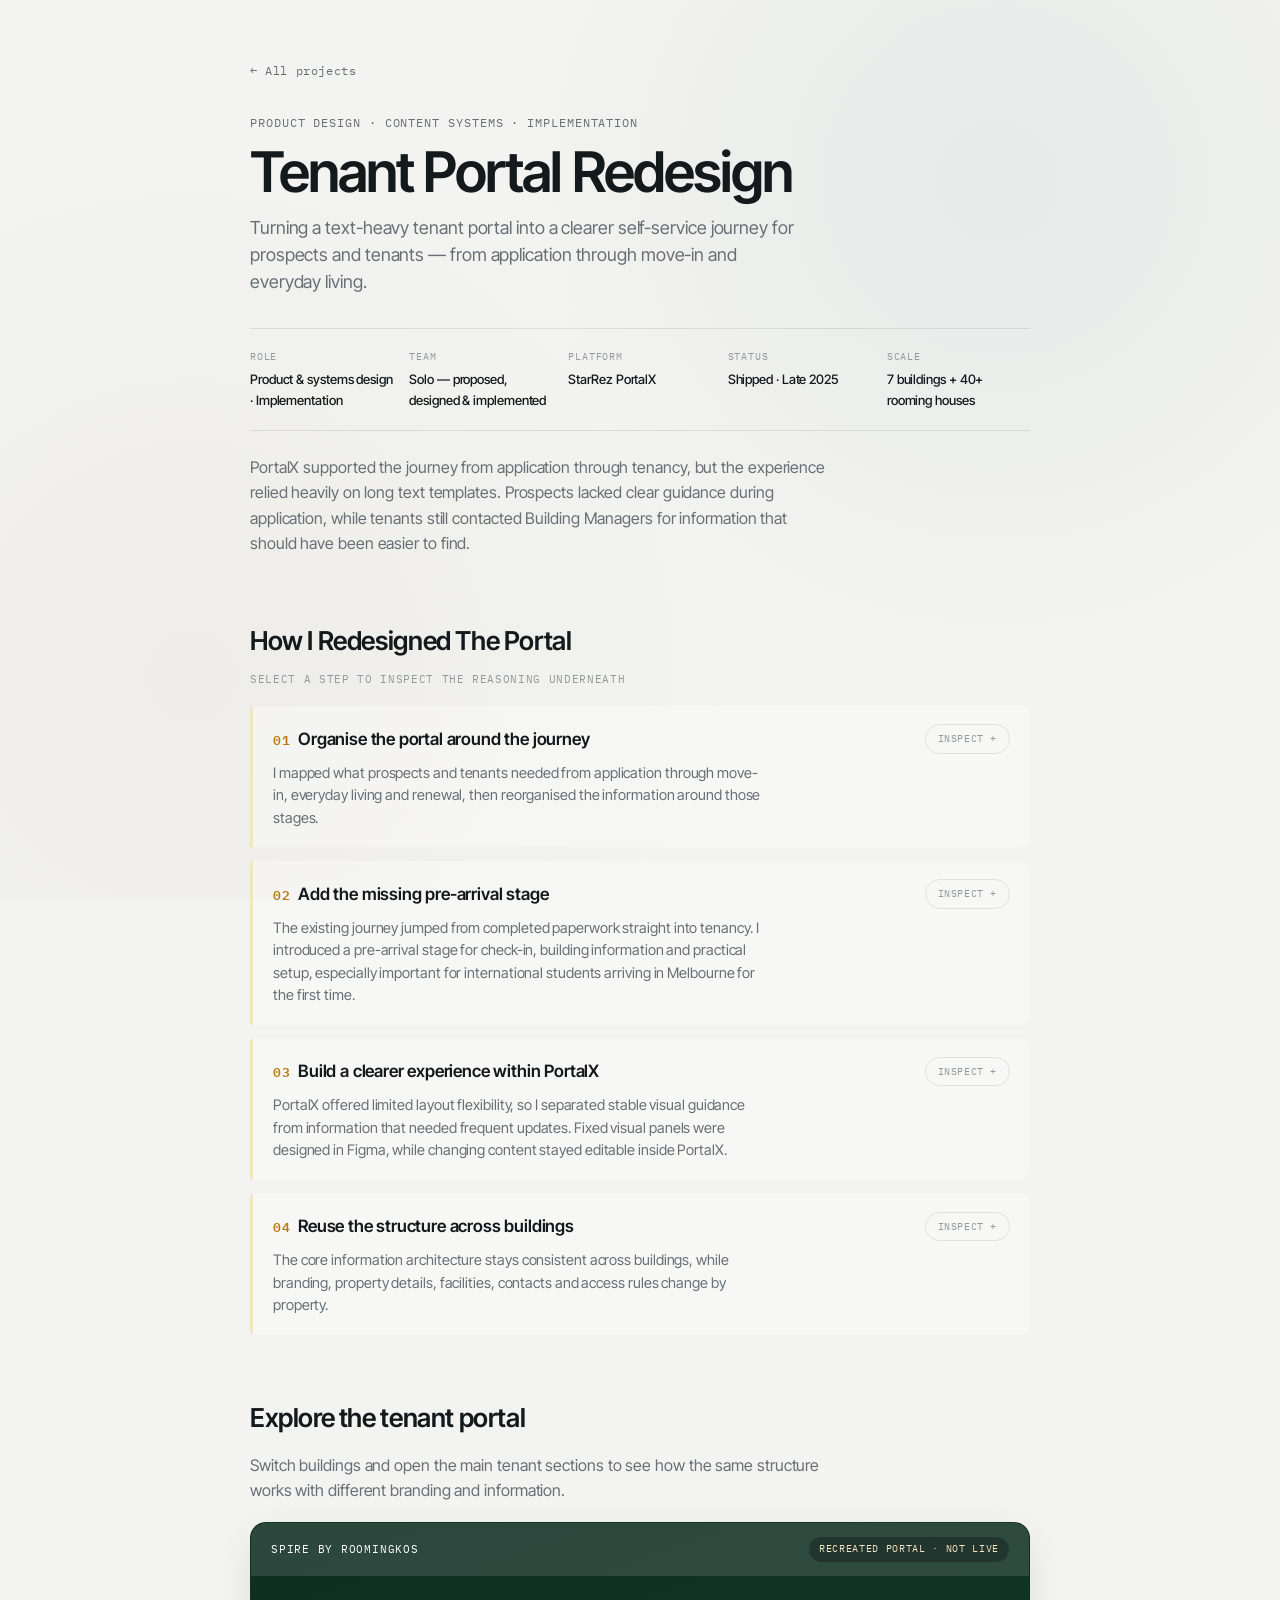
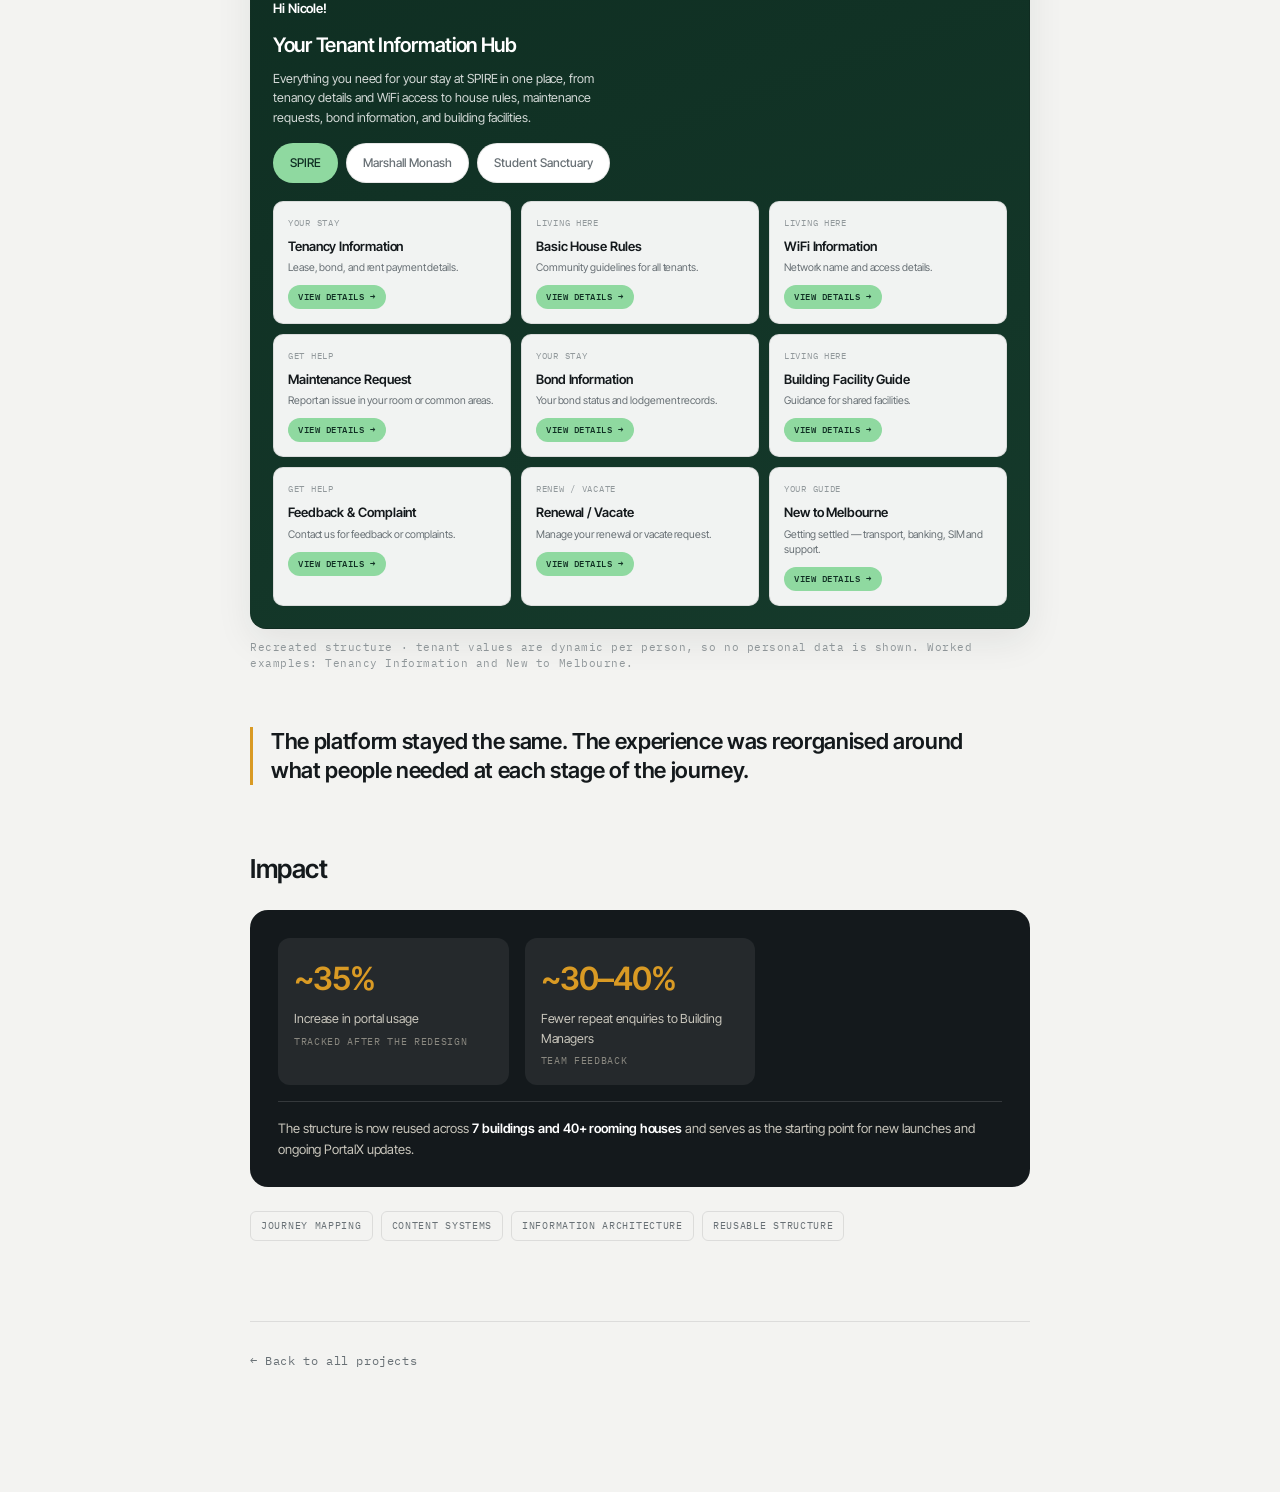
<file: tenant-portal-redesign-case-study (1).html>
<!DOCTYPE html>
<html lang="en">
<head>
<meta charset="utf-8">
<meta name="viewport" content="width=device-width, initial-scale=1">
<title>Tenant Portal Redesign — Nicole Phan</title>

<link rel="stylesheet" href="_ds/nicole-phan-portfolio-design-system-4bdb97ed-0a4d-49a2-a990-c73a92387521/tokens/fonts.css">
<link rel="stylesheet" href="_ds/nicole-phan-portfolio-design-system-4bdb97ed-0a4d-49a2-a990-c73a92387521/tokens/colors.css">
<link rel="stylesheet" href="_ds/nicole-phan-portfolio-design-system-4bdb97ed-0a4d-49a2-a990-c73a92387521/tokens/typography.css">
<link rel="stylesheet" href="_ds/nicole-phan-portfolio-design-system-4bdb97ed-0a4d-49a2-a990-c73a92387521/tokens/spacing.css">
<link rel="stylesheet" href="_ds/nicole-phan-portfolio-design-system-4bdb97ed-0a4d-49a2-a990-c73a92387521/tokens/radius-shadow.css">
<link rel="stylesheet" href="_ds/nicole-phan-portfolio-design-system-4bdb97ed-0a4d-49a2-a990-c73a92387521/tokens/motion.css">
<link rel="stylesheet" href="_ds/nicole-phan-portfolio-design-system-4bdb97ed-0a4d-49a2-a990-c73a92387521/tokens/base.css">
<link rel="stylesheet" href="_ds/nicole-phan-portfolio-design-system-4bdb97ed-0a4d-49a2-a990-c73a92387521/styles.css">

<style>
  html, body { margin:0; padding:0; background:var(--page-background); background-attachment:fixed; }
  * { box-sizing:border-box; }
  body { font-family:'Inter Tight',system-ui,sans-serif; color:var(--ink); min-height:100vh; }
  a { color:var(--ink); text-decoration:none; }
  a:hover { color:var(--signal-deep); }
  button { font:inherit; }

  .process-card {
    padding:18px 20px;
    border-left:3px solid var(--signal-pale);
    border-radius:0 10px 10px 0;
    background:rgba(255,255,255,.32);
    transition:background 160ms ease;
  }
  .process-card:hover { background:rgba(255,255,255,.56); }
  .process-head {
    display:flex;
    align-items:center;
    justify-content:space-between;
    gap:16px;
    cursor:pointer;
  }
  .inspect-btn {
    font-family:'IBM Plex Mono',monospace;
    font-size:10px;
    letter-spacing:.06em;
    text-transform:uppercase;
    border:1px solid var(--hairline);
    padding:6px 12px;
    border-radius:999px;
    flex-shrink:0;
    color:var(--muted);
    background:transparent;
  }
  .process-card.open .inspect-btn {
    color:#F7F7F4;
    background:var(--ink);
    border-color:var(--ink);
  }
  .process-details { display:none; margin-top:16px; }
  .process-card.open .process-details { display:block; }

  .flow-wrap, .chip-wrap {
    display:flex;
    flex-wrap:wrap;
    align-items:center;
    gap:8px;
  }
  .flow-pill {
    font-family:'IBM Plex Mono',monospace;
    font-size:11px;
    letter-spacing:.04em;
    padding:7px 12px;
    border-radius:999px;
    background:rgba(247,247,244,.85);
    border:1px solid var(--hairline);
    color:var(--ink);
    font-weight:500;
  }
  .flow-pill.accent {
    border-color:var(--border-active);
    color:var(--signal-deep);
  }
  .chip {
    font-family:'IBM Plex Mono',monospace;
    font-size:10px;
    letter-spacing:.05em;
    text-transform:uppercase;
    padding:6px 10px;
    border-radius:999px;
    background:var(--mist);
    color:var(--slate);
  }

  .portal-card {
    padding:14px;
    background:rgba(255,255,255,.94);
    border:1px solid var(--hairline);
    border-radius:10px;
    cursor:pointer;
    transition:transform 180ms cubic-bezier(.22,1,.36,1);
  }
  .portal-card:hover { transform:translateY(-2px); }
  .portal-panel {
    position:absolute;
    inset:0;
    background:var(--frost);
    overflow-y:auto;
    z-index:5;
    display:none;
  }
  .portal-panel.open { display:block; }

  @media (max-width:600px) {
    .process-head { align-items:flex-start; }
  }
</style>
</head>

<body>
<main style="max-width:860px; margin:0 auto; padding:clamp(32px,5vw,56px) clamp(20px,4vw,40px) 120px">

  <a href="index.html#work" style="font-family:'IBM Plex Mono',monospace; font-size:12px; letter-spacing:.05em; color:var(--slate)">← All projects</a>

  <div style="font-family:'IBM Plex Mono',monospace; font-size:11.5px; letter-spacing:.08em; text-transform:uppercase; color:var(--slate); margin-top:32px">
    Product design · Content systems · Implementation
  </div>

  <h1 style="font-size:clamp(38px,5.6vw,56px); font-weight:600; letter-spacing:-.035em; line-height:1.02; margin:12px 0 0">
    Tenant Portal Redesign
  </h1>

  <p style="font-size:clamp(16px,1.4vw,18px); line-height:1.5; color:var(--slate); max-width:56ch; margin:14px 0 0; text-wrap:pretty">
    Turning a text-heavy tenant portal into a clearer self-service journey for prospects and tenants — from application through move-in and everyday living.
  </p>

  <div style="display:grid; grid-template-columns:repeat(auto-fit,minmax(140px,1fr)); gap:16px; margin-top:32px; padding:20px 0; border-top:1px solid var(--hairline); border-bottom:1px solid var(--hairline)">
    <div>
      <div style="font-family:'IBM Plex Mono',monospace; font-size:10px; letter-spacing:.08em; text-transform:uppercase; color:var(--muted)">Role</div>
      <div style="font-size:13px; font-weight:500; margin-top:5px">Product &amp; systems design · Implementation</div>
    </div>
    <div>
      <div style="font-family:'IBM Plex Mono',monospace; font-size:10px; letter-spacing:.08em; text-transform:uppercase; color:var(--muted)">Team</div>
      <div style="font-size:13px; font-weight:500; margin-top:5px">Solo — proposed, designed &amp; implemented</div>
    </div>
    <div>
      <div style="font-family:'IBM Plex Mono',monospace; font-size:10px; letter-spacing:.08em; text-transform:uppercase; color:var(--muted)">Platform</div>
      <div style="font-size:13px; font-weight:500; margin-top:5px">StarRez PortalX</div>
    </div>
    <div>
      <div style="font-family:'IBM Plex Mono',monospace; font-size:10px; letter-spacing:.08em; text-transform:uppercase; color:var(--muted)">Status</div>
      <div style="font-size:13px; font-weight:500; margin-top:5px">Shipped · Late 2025</div>
    </div>
    <div>
      <div style="font-family:'IBM Plex Mono',monospace; font-size:10px; letter-spacing:.08em; text-transform:uppercase; color:var(--muted)">Scale</div>
      <div style="font-size:13px; font-weight:500; margin-top:5px">7 buildings + 40+ rooming houses</div>
    </div>
  </div>

  <p style="font-size:16px; line-height:1.6; color:var(--slate); max-width:64ch; margin:24px 0 0">
    PortalX supported the journey from application through tenancy, but the experience relied heavily on long text templates. Prospects lacked clear guidance during application, while tenants still contacted Building Managers for information that should have been easier to find.
  </p>

  <h2 style="font-size:clamp(22px,2.2vw,26px); font-weight:600; letter-spacing:-.015em; margin:clamp(48px,6vw,64px) 0 0">
    How I Redesigned The Portal
  </h2>
  <p style="font-family:'IBM Plex Mono',monospace; font-size:11px; letter-spacing:.06em; text-transform:uppercase; color:var(--muted); margin:10px 0 0">
    Select a step to inspect the reasoning underneath
  </p>

  <div id="processBlocks" style="display:grid; gap:14px; margin-top:18px"></div>

  <h2 style="font-size:clamp(22px,2.2vw,26px); font-weight:600; letter-spacing:-.015em; margin:clamp(48px,6vw,64px) 0 0">
    Explore the tenant portal
  </h2>
  <p style="font-size:16px; line-height:1.6; color:var(--slate); max-width:64ch; margin:14px 0 0">
    Switch buildings and open the main tenant sections to see how the same structure works with different branding and information.
  </p>

  <div id="portalShell" style="position:relative; margin-top:18px; border-radius:16px; overflow:hidden; border:1px solid var(--hairline); box-shadow:0 12px 36px rgba(25,35,40,.08)">
    <div style="display:flex; align-items:center; justify-content:space-between; gap:12px; padding:14px 20px; background:rgba(255,255,255,.12)">
      <div id="buildingName" style="font-family:'IBM Plex Mono',monospace; font-size:11px; letter-spacing:.07em; color:#fff"></div>
      <div style="font-family:'IBM Plex Mono',monospace; font-size:9.5px; letter-spacing:.07em; color:var(--signal-pale); background:rgba(0,0,0,.28); padding:5px 10px; border-radius:999px">
        RECREATED PORTAL · NOT LIVE
      </div>
    </div>

    <div style="padding:22px">
      <div style="font-size:13px; font-weight:600; color:#fff">Hi Nicole!</div>
      <div style="font-size:20px; font-weight:600; letter-spacing:-.015em; color:#fff; margin-top:12px">Your Tenant Information Hub</div>
      <p id="buildingDesc" style="font-size:12.5px; line-height:1.55; color:rgba(255,255,255,.82); margin:8px 0 0; max-width:52ch"></p>

      <div id="buildingButtons" style="display:flex; flex-wrap:wrap; gap:8px; margin-top:16px"></div>
      <div id="portalCards" style="display:grid; grid-template-columns:repeat(auto-fit,minmax(180px,1fr)); gap:10px; margin-top:18px"></div>
    </div>

    <div id="portalPanel" class="portal-panel">
      <button id="closePanel" style="position:absolute; top:14px; right:14px; width:32px; height:32px; border-radius:50%; background:rgba(0,0,0,.3); color:#fff; border:none; font-size:13px; cursor:pointer; z-index:2">✕</button>
      <div id="panelHero" style="padding:20px 22px; color:#fff">
        <div id="panelKicker" style="font-family:'IBM Plex Mono',monospace; font-size:9.5px; letter-spacing:.07em; opacity:.8"></div>
        <div id="panelTitle" style="font-size:19px; font-weight:600; letter-spacing:-.015em; margin-top:6px"></div>
        <div id="panelSub" style="font-size:12px; opacity:.85; margin-top:6px; max-width:46ch"></div>
      </div>
      <div id="panelSections" style="padding:20px 22px"></div>
    </div>
  </div>

  <p style="font-family:'IBM Plex Mono',monospace; font-size:10.5px; letter-spacing:.05em; color:var(--muted); margin:10px 0 0">
    Recreated structure · tenant values are dynamic per person, so no personal data is shown. Worked examples: Tenancy Information and New to Melbourne.
  </p>

  <p style="font-size:clamp(20px,2.1vw,22px); font-weight:600; letter-spacing:-.015em; line-height:1.32; max-width:52ch; margin:clamp(44px,5vw,56px) 0 0; padding-left:18px; border-left:3px solid var(--signal); text-wrap:pretty">
    The platform stayed the same. The experience was reorganised around what people needed at each stage of the journey.
  </p>

  <h2 style="font-size:clamp(22px,2.2vw,26px); font-weight:600; letter-spacing:-.015em; margin:clamp(48px,6vw,64px) 0 0">Impact</h2>

  <div style="margin-top:20px; padding:clamp(22px,3vw,28px); border-radius:18px; background:var(--ink); color:var(--frost); display:grid; grid-template-columns:repeat(auto-fit,minmax(220px,1fr)); gap:16px">
    <div style="padding:16px; background:rgba(255,255,255,.07); border-radius:12px">
      <div style="font-size:32px; font-weight:600; letter-spacing:-.03em; color:var(--signal)">~35%</div>
      <div style="font-size:12.5px; color:#C9C6BC; margin-top:6px">Increase in portal usage</div>
      <div style="font-family:'IBM Plex Mono',monospace; font-size:9.5px; letter-spacing:.07em; text-transform:uppercase; color:#8A8880; margin-top:6px">Tracked after the redesign</div>
    </div>
    <div style="padding:16px; background:rgba(255,255,255,.07); border-radius:12px">
      <div style="font-size:32px; font-weight:600; letter-spacing:-.03em; color:var(--signal)">~30–40%</div>
      <div style="font-size:12.5px; color:#C9C6BC; margin-top:6px">Fewer repeat enquiries to Building Managers</div>
      <div style="font-family:'IBM Plex Mono',monospace; font-size:9.5px; letter-spacing:.07em; text-transform:uppercase; color:#8A8880; margin-top:6px">Team feedback</div>
    </div>
    <div style="grid-column:1/-1; padding-top:16px; border-top:1px solid rgba(255,255,255,.14); font-size:13px; line-height:1.6; color:#C9C6BC">
      The structure is now reused across <b style="color:#fff; font-weight:600">7 buildings and 40+ rooming houses</b> and serves as the starting point for new launches and ongoing PortalX updates.
    </div>
  </div>

  <div style="display:flex; flex-wrap:wrap; gap:8px; margin-top:24px">
    <span style="font-family:'IBM Plex Mono',monospace; font-size:10px; letter-spacing:.07em; text-transform:uppercase; padding:6px 10px; border:1px solid var(--hairline); border-radius:6px; color:var(--slate)">Journey mapping</span>
    <span style="font-family:'IBM Plex Mono',monospace; font-size:10px; letter-spacing:.07em; text-transform:uppercase; padding:6px 10px; border:1px solid var(--hairline); border-radius:6px; color:var(--slate)">Content systems</span>
    <span style="font-family:'IBM Plex Mono',monospace; font-size:10px; letter-spacing:.07em; text-transform:uppercase; padding:6px 10px; border:1px solid var(--hairline); border-radius:6px; color:var(--slate)">Information Architecture</span>
    <span style="font-family:'IBM Plex Mono',monospace; font-size:10px; letter-spacing:.07em; text-transform:uppercase; padding:6px 10px; border:1px solid var(--hairline); border-radius:6px; color:var(--slate)">Reusable structure</span>
  </div>

  <div style="margin-top:clamp(56px,7vw,80px); padding-top:24px; border-top:1px solid var(--hairline)">
    <a href="index.html#work" style="font-family:'IBM Plex Mono',monospace; font-size:12px; letter-spacing:.05em; color:var(--slate)">← Back to all projects</a>
  </div>
</main>

<script>
const BUILDINGS = {
  spire: {
    name:"SPIRE BY ROOMINGKOS",
    short:"SPIRE",
    bg:"linear-gradient(160deg,#0F2E22,#153A2B)",
    btn:"#8FD9A0",
    btnText:"#0F2E22",
    desc:"Everything you need for your stay at SPIRE in one place, from tenancy details and WiFi access to house rules, maintenance requests, bond information, and building facilities."
  },
  marshall: {
    name:"MARSHALL MONASH",
    short:"Marshall Monash",
    bg:"linear-gradient(160deg,#4A719C,#6E9BC7)",
    btn:"#E8823C",
    btnText:"#fff",
    desc:"Everything you need for your stay at Marshall Monash in one place, from tenancy details and WiFi access to house rules, maintenance requests, bond information, and building facilities."
  },
  acacia: {
    name:"STUDENT SANCTUARY ACACIA",
    short:"Student Sanctuary",
    bg:"linear-gradient(160deg,#1F4A34,#2C6248)",
    btn:"#C6D64A",
    btnText:"#1F4A34",
    desc:"Everything you need for your stay at Student Sanctuary Acacia in one place, from tenancy details and WiFi access to house rules, maintenance requests, bond information, and building facilities."
  }
};

const CARDS = [
  { key:"tenancy", kicker:"Your stay", title:"Tenancy Information", desc:"Lease, bond, and rent payment details.", panelTitle:"Tenancy Overview", panelSub:"Your lease details, bond information, and rental payment guide — all in one place." },
  { key:"rules", kicker:"Living here", title:"Basic House Rules", desc:"Community guidelines for all tenants." },
  { key:"wifi", kicker:"Living here", title:"WiFi Information", desc:"Network name and access details." },
  { key:"maintenance", kicker:"Get help", title:"Maintenance Request", desc:"Report an issue in your room or common areas." },
  { key:"bond", kicker:"Your stay", title:"Bond Information", desc:"Your bond status and lodgement records." },
  { key:"facilities", kicker:"Living here", title:"Building Facility Guide", desc:"Guidance for shared facilities." },
  { key:"feedback", kicker:"Get help", title:"Feedback & Complaint", desc:"Contact us for feedback or complaints." },
  { key:"renew", kicker:"Renew / vacate", title:"Renewal / Vacate", desc:"Manage your renewal or vacate request." },
  { key:"melbourne", kicker:"Your guide", title:"New to Melbourne", desc:"Getting settled — transport, banking, SIM and support.", panelTitle:"New to Melbourne?", panelSub:"Everything you need to get settled in your new city." }
];

const PANEL_BODIES = {
  tenancy: [
    {
      label:"LEASE INFORMATION",
      title:"Your lease summary",
      sub:"Key details from your tenancy agreement.",
      fields:[
        ["Location","[dynamic]"],
        ["Room","[dynamic]"],
        ["Contract dates","[dynamic]"],
        ["Room rate","[dynamic]"]
      ]
    },
    {
      label:"BOND INFORMATION",
      title:"Your bond details",
      sub:"Lodged with the Residential Tenancies Bond Authority (RTBA).",
      notes:[
        "The RTBA is the Victorian government body that holds rental bonds independently, not the landlord.",
        "Your bond is held securely and returned at the end of your tenancy, provided there are no outstanding claims."
      ]
    },
    {
      label:"PAYMENT INFORMATION",
      title:"Key dates",
      sub:"Important dates and reminders.",
      fields:[
        ["24th of every month","Invoice issued"],
        ["1st of every month","Rent payment due"]
      ]
    }
  ],
  melbourne: [
    {
      label:"GETTING AROUND — PTV",
      title:"Using public transport in Melbourne",
      sub:"Get a myki card to travel across Victoria — from 7-Eleven, myki machines, or select train stations."
    },
    {
      label:"OPENING A BANK ACCOUNT",
      title:"Setting up a bank account",
      sub:"International students can usually open an account online or in-branch — passport, visa, proof of enrolment, address and phone number."
    },
    {
      label:"EMERGENCY & SUPPORT",
      title:"Who to contact",
      sub:"Keep these close for your first weeks.",
      fields:[
        ["Emergency service","000"],
        ["Lifeline (24/7 crisis support)","13 11 14"],
        ["Building support","Direct line"]
      ]
    }
  ]
};

const BLOCKS = [
  {
    idx:"01",
    title:"Organise the portal around the journey",
    kind:"flow",
    desc:"I mapped what prospects and tenants needed from application through move-in, everyday living and renewal, then reorganised the information around those stages.",
    flow:["Apply","Prepare to move in","Move in","Live","Get help","Renew / vacate"]
  },
  {
    idx:"02",
    title:"Add the missing pre-arrival stage",
    kind:"chips",
    desc:"The existing journey jumped from completed paperwork straight into tenancy. I introduced a pre-arrival stage for check-in, building information and practical setup, especially important for international students arriving in Melbourne for the first time.",
    chips:["Check-in","Transport","Banking","SIM","Support"]
  },
  {
    idx:"03",
    title:"Build a clearer experience within PortalX",
    kind:"flow",
    desc:"PortalX offered limited layout flexibility, so I separated stable visual guidance from information that needed frequent updates. Fixed visual panels were designed in Figma, while changing content stayed editable inside PortalX.",
    flow:["Fixed visual panels","Dynamic PortalX content","PortalX implementation"],
    accentLast:true,
    note:"Figma was used for visual design. The final experience was built directly in PortalX."
  },
  {
    idx:"04",
    title:"Reuse the structure across buildings",
    kind:"compare",
    desc:"The core information architecture stays consistent across buildings, while branding, property details, facilities, contacts and access rules change by property.",
    note:"The same setup is now used as the starting point for new building launches and future portal updates."
  }
];

let currentBuilding = "spire";
let currentPanel = null;

function renderProcessBlocks() {
  const root = document.getElementById("processBlocks");
  root.innerHTML = "";

  BLOCKS.forEach((b) => {
    const card = document.createElement("div");
    card.className = "process-card";

    const head = document.createElement("div");
    head.className = "process-head";
    head.innerHTML = `
      <div style="font-size:17px; font-weight:600; letter-spacing:-.01em">
        <span style="font-family:'IBM Plex Mono',monospace; font-size:13px; letter-spacing:.04em; color:var(--signal-deep); margin-right:8px">${b.idx}</span>${b.title}
      </div>
      <button class="inspect-btn" type="button">Inspect +</button>
    `;

    const desc = document.createElement("p");
    desc.style.cssText = "font-size:14.5px; line-height:1.55; color:var(--slate); margin:8px 0 0; max-width:62ch";
    desc.textContent = b.desc;

    const details = document.createElement("div");
    details.className = "process-details";

    if (b.kind === "flow") {
      const flow = document.createElement("div");
      flow.className = "flow-wrap";
      b.flow.forEach((label, i) => {
        const span = document.createElement("span");
        span.className = "flow-pill" + (b.accentLast && i === b.flow.length - 1 ? " accent" : "");
        span.textContent = label;
        flow.appendChild(span);
      });
      details.appendChild(flow);
    }

    if (b.kind === "chips") {
      const chips = document.createElement("div");
      chips.className = "chip-wrap";
      b.chips.forEach(label => {
        const span = document.createElement("span");
        span.className = "chip";
        span.textContent = label;
        chips.appendChild(span);
      });
      details.appendChild(chips);
    }

    if (b.kind === "compare") {
      details.innerHTML = `
        <div style="display:grid; grid-template-columns:repeat(auto-fit,minmax(180px,1fr)); gap:14px">
          <div>
            <div style="font-family:'IBM Plex Mono',monospace; font-size:10px; letter-spacing:.07em; text-transform:uppercase; color:var(--signal-deep); font-weight:500">Stays the same</div>
            <div style="font-size:12.5px; color:var(--slate); line-height:1.9; margin-top:8px">Navigation<br>Core sections<br>Tenant tasks</div>
          </div>
          <div>
            <div style="font-family:'IBM Plex Mono',monospace; font-size:10px; letter-spacing:.07em; text-transform:uppercase; color:var(--signal-deep); font-weight:500">Changes</div>
            <div style="font-size:12.5px; color:var(--slate); line-height:1.9; margin-top:8px">Brand<br>Property details<br>Facilities<br>Contacts<br>Access</div>
          </div>
        </div>
      `;
    }

    if (b.note) {
      const note = document.createElement("p");
      note.style.cssText = "font-size:12.5px; line-height:1.55; color:var(--slate); margin:12px 0 0; max-width:60ch";
      note.textContent = b.note;
      details.appendChild(note);
    }

    head.addEventListener("click", () => {
      const wasOpen = card.classList.contains("open");
      document.querySelectorAll(".process-card.open").forEach(el => {
        el.classList.remove("open");
        el.querySelector(".inspect-btn").textContent = "Inspect +";
      });
      if (!wasOpen) {
        card.classList.add("open");
        card.querySelector(".inspect-btn").textContent = "Close −";
      }
    });

    card.append(head, desc, details);
    root.appendChild(card);
  });
}

function renderPortal() {
  const b = BUILDINGS[currentBuilding];
  const shell = document.getElementById("portalShell");
  shell.style.background = b.bg;

  document.getElementById("buildingName").textContent = b.name;
  document.getElementById("buildingDesc").textContent = b.desc;

  const buttonRoot = document.getElementById("buildingButtons");
  buttonRoot.innerHTML = "";

  Object.entries(BUILDINGS).forEach(([key, building]) => {
    const btn = document.createElement("button");
    btn.type = "button";
    btn.textContent = building.short;
    const active = key === currentBuilding;
    btn.style.cssText = `
      font-family:'Inter Tight',system-ui,sans-serif;
      font-size:12px;
      font-weight:500;
      padding:0 16px;
      min-height:40px;
      border-radius:999px;
      border:1px solid ${active ? "transparent" : "var(--hairline)"};
      background:${active ? b.btn : "#fff"};
      color:${active ? b.btnText : "var(--slate)"};
      cursor:pointer;
    `;
    btn.addEventListener("click", () => {
      currentBuilding = key;
      currentPanel = null;
      closePanel();
      renderPortal();
    });
    buttonRoot.appendChild(btn);
  });

  const cardRoot = document.getElementById("portalCards");
  cardRoot.innerHTML = "";

  CARDS.forEach(c => {
    const card = document.createElement("div");
    card.className = "portal-card";
    card.innerHTML = `
      <div style="font-family:'IBM Plex Mono',monospace; font-size:9px; letter-spacing:.08em; text-transform:uppercase; color:var(--muted)">${c.kicker}</div>
      <div style="font-size:13px; font-weight:600; margin-top:6px">${c.title}</div>
      <div style="font-size:10.5px; line-height:1.45; color:var(--slate); margin-top:4px">${c.desc}</div>
      <div style="margin-top:10px; display:inline-block; font-family:'IBM Plex Mono',monospace; font-size:9px; letter-spacing:.06em; text-transform:uppercase; font-weight:500; padding:5px 10px; border-radius:999px; background:${b.btn}; color:${b.btnText}">View details →</div>
    `;
    card.addEventListener("click", () => openPanel(c.key));
    cardRoot.appendChild(card);
  });
}

function openPanel(key) {
  currentPanel = key;
  const b = BUILDINGS[currentBuilding];
  const card = CARDS.find(c => c.key === key);
  if (!card) return;

  const sections = PANEL_BODIES[key] || [{
    label: card.kicker.toUpperCase(),
    title: card.title,
    sub: card.desc + " This panel follows the same structure — full worked examples are shown for Tenancy Information and New to Melbourne."
  }];

  document.getElementById("panelHero").style.background = b.bg;
  document.getElementById("panelKicker").textContent = b.name + " · " + card.kicker.toUpperCase();
  document.getElementById("panelTitle").textContent = card.panelTitle || card.title;
  document.getElementById("panelSub").textContent = card.panelSub || card.desc;

  const root = document.getElementById("panelSections");
  root.innerHTML = "";

  sections.forEach((s, i) => {
    const wrap = document.createElement("div");
    wrap.style.marginTop = i === 0 ? "0" : "20px";

    const fields = (s.fields || []).map(([k,v]) => `
      <div style="display:flex; justify-content:space-between; gap:12px; padding:7px 0; border-top:1px dashed var(--hairline); font-size:11.5px">
        <span style="color:var(--slate)">${k}</span><b style="font-weight:600">${v}</b>
      </div>
    `).join("");

    const notes = (s.notes || []).map(n => `<div style="margin-top:4px">${n}</div>`).join("");

    wrap.innerHTML = `
      <div style="display:flex; align-items:center; gap:10px">
        <div style="font-family:'IBM Plex Mono',monospace; font-size:11px; font-weight:500; letter-spacing:.07em">${s.label}</div>
        <div style="flex:1; height:1px; background:var(--hairline)"></div>
      </div>
      <div style="margin-top:10px; padding:14px; background:#fff; border:1px solid var(--hairline); border-radius:10px">
        <div style="font-size:13px; font-weight:600">${s.title}</div>
        <div style="font-size:11px; line-height:1.5; color:var(--slate); margin-top:4px">${s.sub}</div>
        ${fields ? `<div style="margin-top:10px">${fields}</div>` : ""}
        ${notes ? `<div style="margin-top:10px; padding:10px 12px; background:var(--signal-pale); border-radius:8px; font-size:11px; line-height:1.55; color:var(--signal-deep)">${notes}</div>` : ""}
      </div>
    `;
    root.appendChild(wrap);
  });

  document.getElementById("portalPanel").classList.add("open");
}

function closePanel() {
  currentPanel = null;
  document.getElementById("portalPanel").classList.remove("open");
}

document.getElementById("closePanel").addEventListener("click", closePanel);

renderProcessBlocks();
renderPortal();
</script>
</body>
</html>
</file>
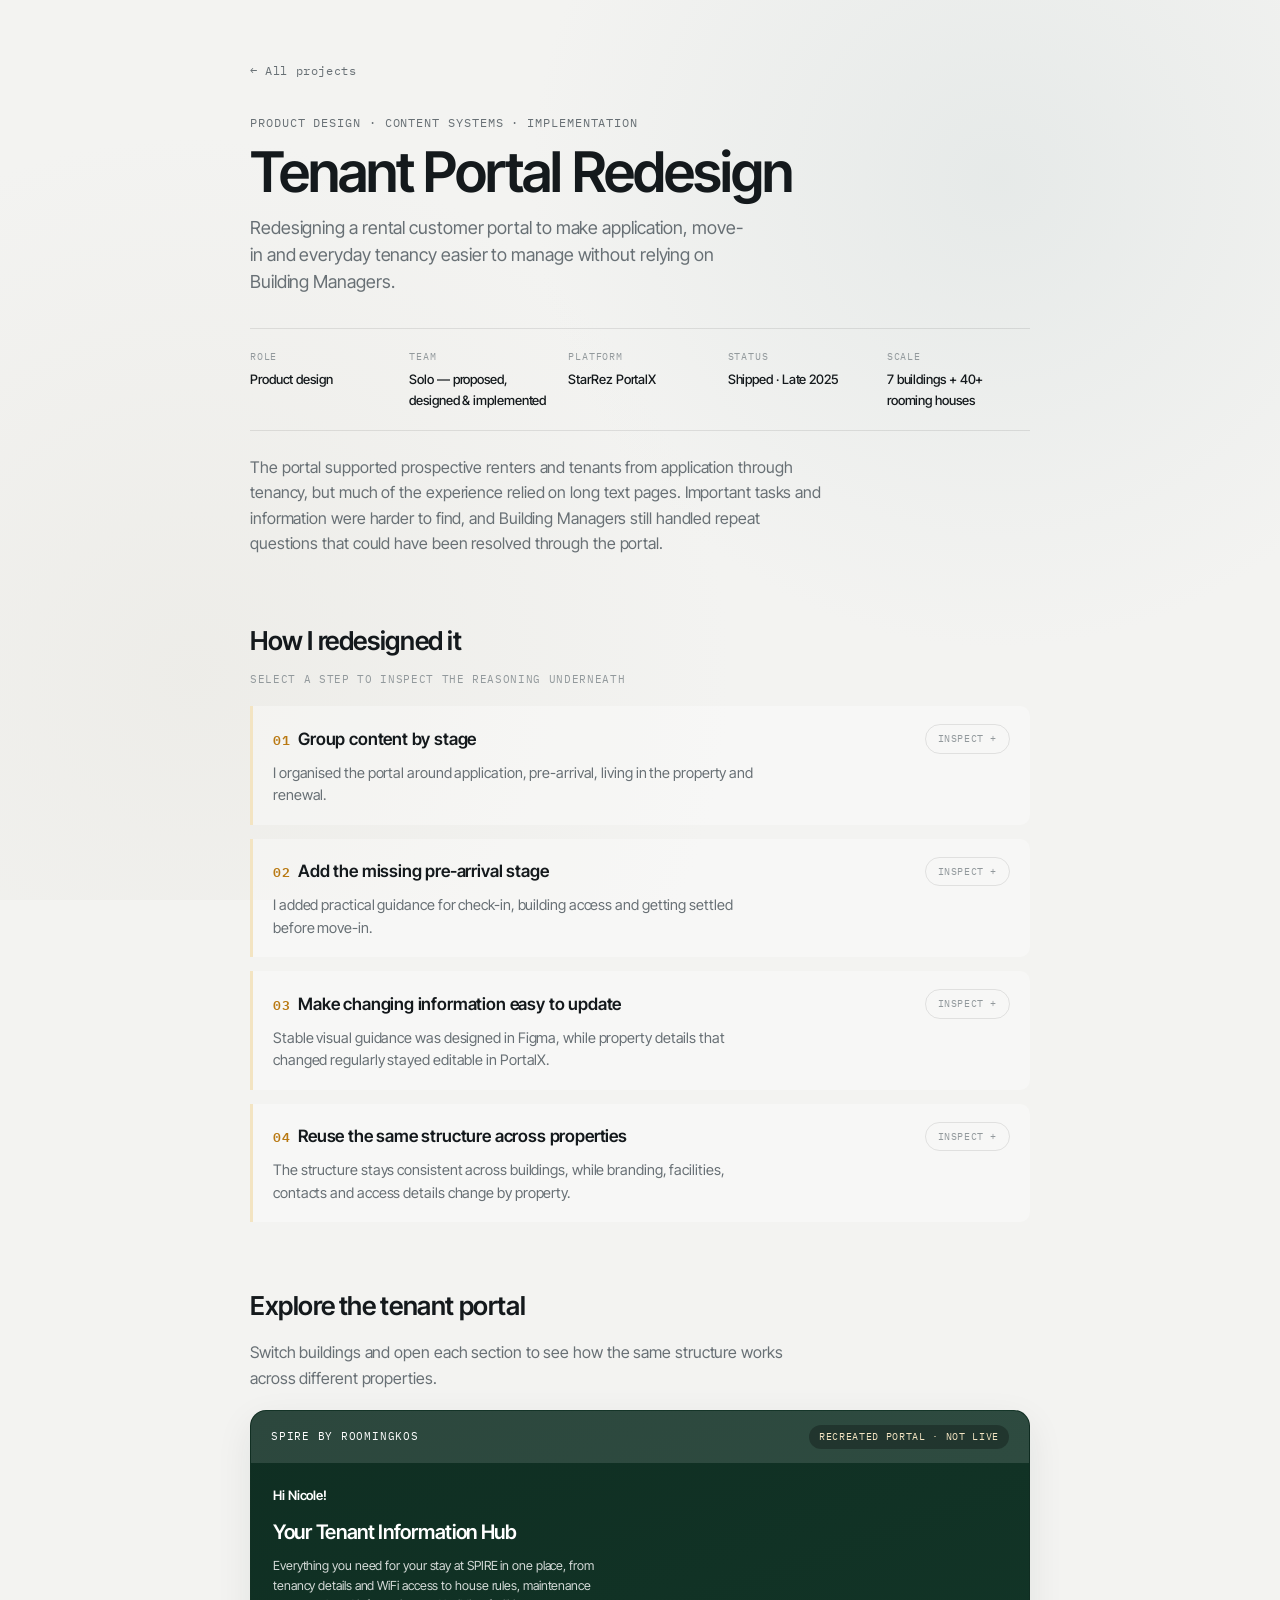
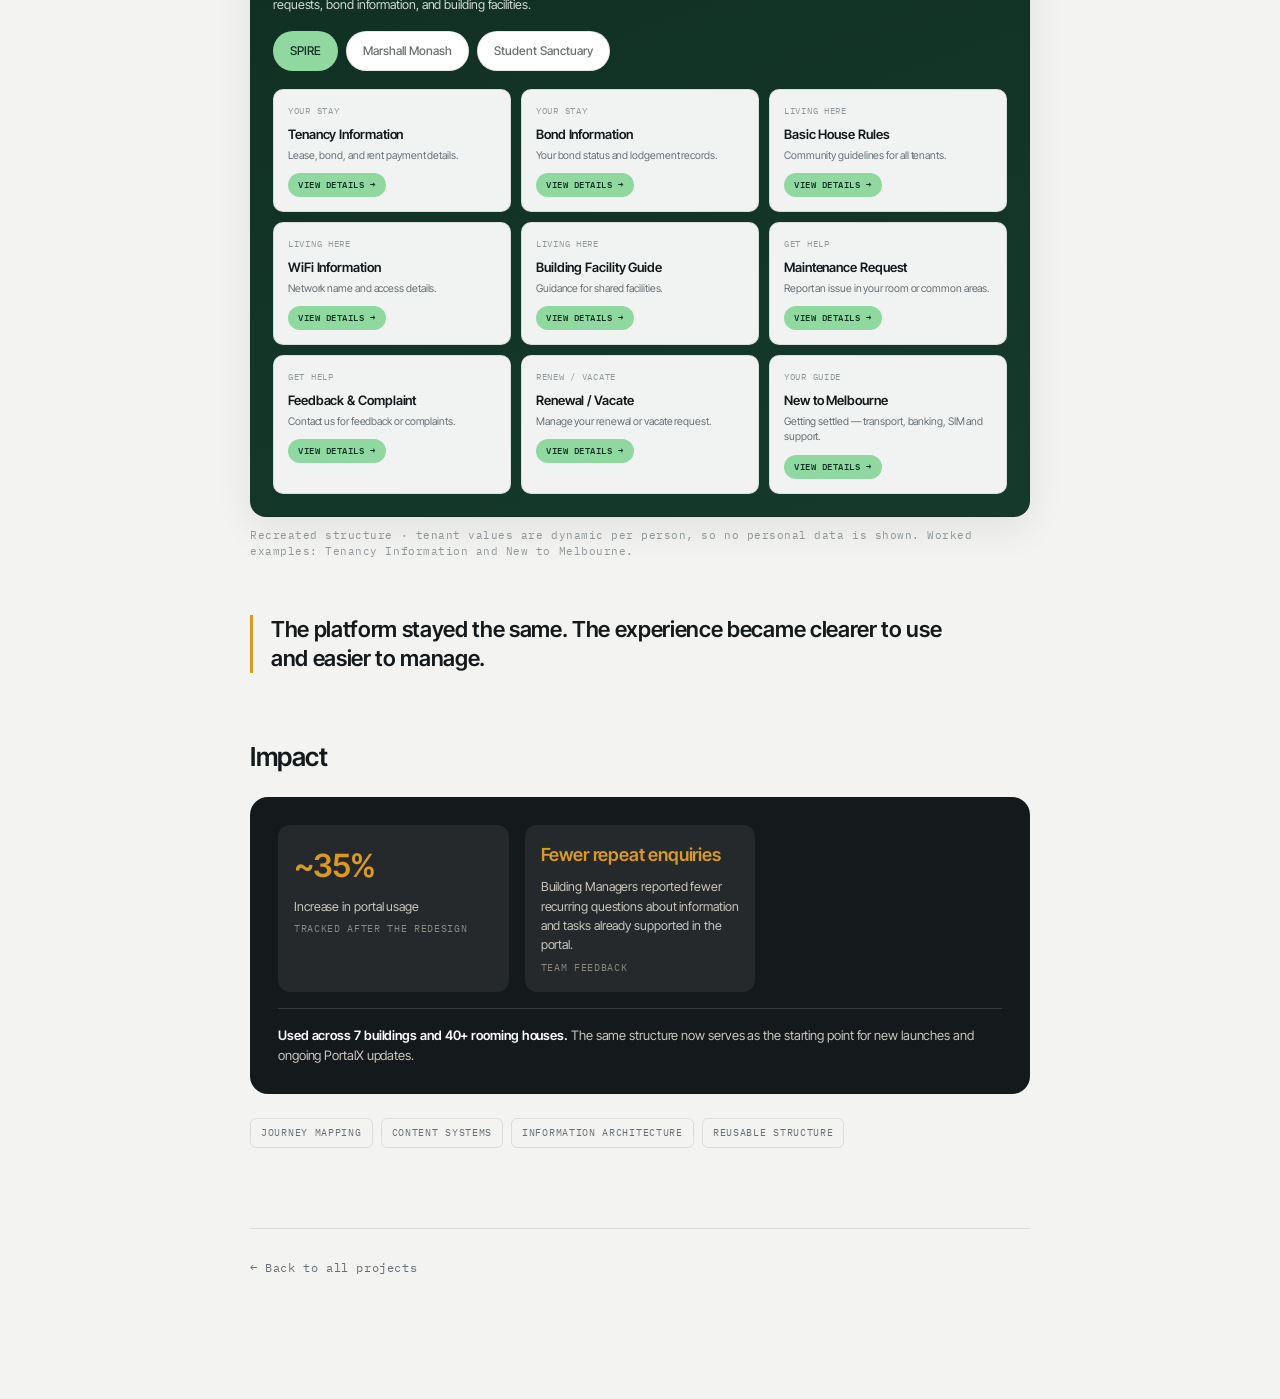
<file: tenant-portal-redesign-case-study.html>
<!DOCTYPE html>
<html>
<head>
<meta charset="utf-8">
<meta name="viewport" content="width=device-width, initial-scale=1">
<title>Tenant Portal Redesign — Nicole Phan</title>
<style>
@import url("https://fonts.googleapis.com/css2?family=Inter+Tight:wght@400;500;600;700&family=IBM+Plex+Mono:wght@400;500;600&display=swap");

:root{
  --canvas:#F3F3F1;
  --mist:#E8EBEB;
  --frost:#F7F7F4;
  --ink:#14191C;
  --slate:#687075;
  --muted:#92999C;
  --hairline:rgba(20,25,28,.10);

  --signal:#D99A24;
  --signal-deep:#B97912;
  --signal-pale:#F3E4C2;
  --signal-glow:rgba(217,154,36,.18);

  --glass-bg:rgba(255,255,255,.46);
  --glass-border:rgba(255,255,255,.68);

  --text-primary:var(--ink);
  --text-secondary:var(--slate);
  --text-meta:var(--muted);
  --text-inverse:#F7F7F4;
  --text-accent:var(--signal-deep);

  --surface-page:var(--canvas);
  --surface-card:var(--frost);
  --surface-mist:var(--mist);
  --surface-accent-soft:var(--signal-pale);

  --border-default:var(--hairline);
  --border-active:rgba(217,154,36,.55);

  --font-core:"Inter Tight","Inter","Helvetica Neue",Arial,sans-serif;
  --font-mono:"IBM Plex Mono","SFMono-Regular",Consolas,monospace;

  --text-body:17px;
  --leading-body:1.55;
  --tracking-body:-.005em;

  --page-background:
    radial-gradient(circle at 78% 20%,rgba(225,230,229,.70),transparent 38%),
    radial-gradient(circle at 15% 75%,rgba(235,234,229,.72),transparent 42%),
    #F3F3F1;
}

body{
  margin:0;
  background:var(--page-background);
  color:var(--text-primary);
  font-family:var(--font-core);
  font-size:var(--text-body);
  line-height:var(--leading-body);
  letter-spacing:var(--tracking-body);
  -webkit-font-smoothing:antialiased;
  text-rendering:optimizeLegibility;
}

a{
  color:var(--text-primary);
  text-decoration:none;
}

a:hover{
  color:var(--signal-deep);
}

*:focus-visible{
  outline:2px solid var(--signal-deep);
  outline-offset:2px;
}

html,body{padding:0;background-attachment:fixed}
*{box-sizing:border-box}



button{font-family:inherit}
.inspect-block:hover{background:rgba(255,255,255,.56)!important}
.portal-card:hover{transform:translateY(-2px)}</style>
</head>

<body>
<div style="font-family:'Inter Tight',system-ui,sans-serif;color:var(--ink);min-height:100vh">
<main style="max-width:860px;margin:0 auto;padding:clamp(32px,5vw,56px) clamp(20px,4vw,40px) 120px">

<a href="index.html#work" style="font-family:'IBM Plex Mono',monospace;font-size:12px;letter-spacing:.05em;color:var(--slate)">← All projects</a>

<div style="font-family:'IBM Plex Mono',monospace;font-size:11.5px;letter-spacing:.08em;text-transform:uppercase;color:var(--slate);margin-top:32px">Product design · Content systems · Implementation</div>

<h1 style="font-size:clamp(38px,5.6vw,56px);font-weight:600;letter-spacing:-.035em;line-height:1.02;margin:12px 0 0">Tenant Portal Redesign</h1>

<p style="font-size:clamp(16px,1.4vw,18px);line-height:1.5;color:var(--slate);max-width:56ch;margin:14px 0 0;text-wrap:pretty">
Redesigning a rental customer portal to make application, move-in and everyday tenancy easier to manage without relying on Building Managers.
</p>

<div style="display:grid;grid-template-columns:repeat(auto-fit,minmax(140px,1fr));gap:16px;margin-top:32px;padding:20px 0;border-top:1px solid var(--hairline);border-bottom:1px solid var(--hairline)">
  <div><div style="font-family:'IBM Plex Mono',monospace;font-size:10px;letter-spacing:.08em;text-transform:uppercase;color:var(--muted)">Role</div><div style="font-size:13px;font-weight:500;margin-top:5px">Product design</div></div>
  <div><div style="font-family:'IBM Plex Mono',monospace;font-size:10px;letter-spacing:.08em;text-transform:uppercase;color:var(--muted)">Team</div><div style="font-size:13px;font-weight:500;margin-top:5px">Solo — proposed, designed &amp; implemented</div></div>
  <div><div style="font-family:'IBM Plex Mono',monospace;font-size:10px;letter-spacing:.08em;text-transform:uppercase;color:var(--muted)">Platform</div><div style="font-size:13px;font-weight:500;margin-top:5px">StarRez PortalX</div></div>
  <div><div style="font-family:'IBM Plex Mono',monospace;font-size:10px;letter-spacing:.08em;text-transform:uppercase;color:var(--muted)">Status</div><div style="font-size:13px;font-weight:500;margin-top:5px">Shipped · Late 2025</div></div>
  <div><div style="font-family:'IBM Plex Mono',monospace;font-size:10px;letter-spacing:.08em;text-transform:uppercase;color:var(--muted)">Scale</div><div style="font-size:13px;font-weight:500;margin-top:5px">7 buildings + 40+ rooming houses</div></div>
</div>

<p style="font-size:16px;line-height:1.6;color:var(--slate);max-width:64ch;margin:24px 0 0">
The portal supported prospective renters and tenants from application through tenancy, but much of the experience relied on long text pages. Important tasks and information were harder to find, and Building Managers still handled repeat questions that could have been resolved through the portal.
</p>

<h2 style="font-size:clamp(22px,2.2vw,26px);font-weight:600;letter-spacing:-.015em;margin:clamp(48px,6vw,64px) 0 0">How I redesigned it</h2>
<p style="font-family:'IBM Plex Mono',monospace;font-size:11px;letter-spacing:.06em;text-transform:uppercase;color:var(--muted);margin:10px 0 0">Select a step to inspect the reasoning underneath</p>

<div id="processBlocks" style="display:grid;gap:14px;margin-top:18px"></div>

<h2 style="font-size:clamp(22px,2.2vw,26px);font-weight:600;letter-spacing:-.015em;margin:clamp(48px,6vw,64px) 0 0">Explore the tenant portal</h2>
<p style="font-size:16px;line-height:1.6;color:var(--slate);max-width:64ch;margin:14px 0 0">Switch buildings and open each section to see how the same structure works across different properties.</p>

<div id="portalShell" style="position:relative;margin-top:18px;border-radius:16px;overflow:hidden;border:1px solid var(--hairline);box-shadow:0 12px 36px rgba(25,35,40,.08)"></div>

<p style="font-family:'IBM Plex Mono',monospace;font-size:10.5px;letter-spacing:.05em;color:var(--muted);margin:10px 0 0">
Recreated structure · tenant values are dynamic per person, so no personal data is shown. Worked examples: Tenancy Information and New to Melbourne.
</p>

<p style="font-size:clamp(20px,2.1vw,22px);font-weight:600;letter-spacing:-.015em;line-height:1.32;max-width:52ch;margin:clamp(44px,5vw,56px) 0 0;padding-left:18px;border-left:3px solid var(--signal);text-wrap:pretty">
The platform stayed the same. The experience became clearer to use and easier to manage.
</p>

<h2 style="font-size:clamp(22px,2.2vw,26px);font-weight:600;letter-spacing:-.015em;margin:clamp(48px,6vw,64px) 0 0">Impact</h2>

<div style="margin-top:20px;padding:clamp(22px,3vw,28px);border-radius:18px;background:var(--ink);color:var(--frost);display:grid;grid-template-columns:repeat(auto-fit,minmax(220px,1fr));gap:16px">
  <div style="padding:16px;background:rgba(255,255,255,.07);border-radius:12px">
    <div style="font-size:32px;font-weight:600;letter-spacing:-.03em;color:var(--signal)">~35%</div>
    <div style="font-size:12.5px;color:#C9C6BC;margin-top:6px">Increase in portal usage</div>
    <div style="font-family:'IBM Plex Mono',monospace;font-size:9.5px;letter-spacing:.07em;text-transform:uppercase;color:#8A8880;margin-top:6px">Tracked after the redesign</div>
  </div>

  <div style="padding:16px;background:rgba(255,255,255,.07);border-radius:12px">
    <div style="font-size:18px;font-weight:600;letter-spacing:-.01em;color:var(--signal)">Fewer repeat enquiries</div>
    <div style="font-size:12.5px;color:#C9C6BC;margin-top:8px">Building Managers reported fewer recurring questions about information and tasks already supported in the portal.</div>
    <div style="font-family:'IBM Plex Mono',monospace;font-size:9.5px;letter-spacing:.07em;text-transform:uppercase;color:#8A8880;margin-top:6px">Team feedback</div>
  </div>

  <div style="grid-column:1/-1;padding-top:16px;border-top:1px solid rgba(255,255,255,.14);font-size:13px;line-height:1.6;color:#C9C6BC">
    <b style="color:#fff;font-weight:600">Used across 7 buildings and 40+ rooming houses.</b>
    The same structure now serves as the starting point for new launches and ongoing PortalX updates.
  </div>
</div>

<div style="display:flex;flex-wrap:wrap;gap:8px;margin-top:24px">
  <span style="font-family:'IBM Plex Mono',monospace;font-size:10px;letter-spacing:.07em;text-transform:uppercase;padding:6px 10px;border:1px solid var(--hairline);border-radius:6px;color:var(--slate)">Journey mapping</span>
  <span style="font-family:'IBM Plex Mono',monospace;font-size:10px;letter-spacing:.07em;text-transform:uppercase;padding:6px 10px;border:1px solid var(--hairline);border-radius:6px;color:var(--slate)">Content systems</span>
  <span style="font-family:'IBM Plex Mono',monospace;font-size:10px;letter-spacing:.07em;text-transform:uppercase;padding:6px 10px;border:1px solid var(--hairline);border-radius:6px;color:var(--slate)">Information Architecture</span>
  <span style="font-family:'IBM Plex Mono',monospace;font-size:10px;letter-spacing:.07em;text-transform:uppercase;padding:6px 10px;border:1px solid var(--hairline);border-radius:6px;color:var(--slate)">Reusable structure</span>
</div>

<div style="margin-top:clamp(56px,7vw,80px);padding-top:24px;border-top:1px solid var(--hairline)">
  <a href="index.html#work" style="font-family:'IBM Plex Mono',monospace;font-size:12px;letter-spacing:.05em;color:var(--slate)">← Back to all projects</a>
</div>

</main>
</div>

<script>
const BUILDINGS = {
  spire:{name:"SPIRE BY ROOMINGKOS",short:"SPIRE",bg:"linear-gradient(160deg,#0F2E22,#153A2B)",btn:"#8FD9A0",btnText:"#0F2E22",
    desc:"Everything you need for your stay at SPIRE in one place, from tenancy details and WiFi access to house rules, maintenance requests, bond information, and building facilities."},
  marshall:{name:"MARSHALL MONASH",short:"Marshall Monash",bg:"linear-gradient(160deg,#4A719C,#6E9BC7)",btn:"#E8823C",btnText:"#fff",
    desc:"Everything you need for your stay at Marshall Monash in one place, from tenancy details and WiFi access to house rules, maintenance requests, bond information, and building facilities."},
  acacia:{name:"STUDENT SANCTUARY ACACIA",short:"Student Sanctuary",bg:"linear-gradient(160deg,#1F4A34,#2C6248)",btn:"#C6D64A",btnText:"#1F4A34",
    desc:"Everything you need for your stay at Student Sanctuary Acacia in one place, from tenancy details and WiFi access to house rules, maintenance requests, bond information, and building facilities."}
};

const CARDS = [
  {key:"tenancy",kicker:"Your stay",title:"Tenancy Information",desc:"Lease, bond, and rent payment details.",panelTitle:"Tenancy Overview",panelSub:"Your lease details, bond information, and rental payment guide — all in one place."},
  {key:"bond",kicker:"Your stay",title:"Bond Information",desc:"Your bond status and lodgement records."},
  {key:"rules",kicker:"Living here",title:"Basic House Rules",desc:"Community guidelines for all tenants."},
  {key:"wifi",kicker:"Living here",title:"WiFi Information",desc:"Network name and access details."},
  {key:"facilities",kicker:"Living here",title:"Building Facility Guide",desc:"Guidance for shared facilities."},
  {key:"maintenance",kicker:"Get help",title:"Maintenance Request",desc:"Report an issue in your room or common areas."},
  {key:"feedback",kicker:"Get help",title:"Feedback & Complaint",desc:"Contact us for feedback or complaints."},
  {key:"renew",kicker:"Renew / vacate",title:"Renewal / Vacate",desc:"Manage your renewal or vacate request."},
  {key:"melbourne",kicker:"Your guide",title:"New to Melbourne",desc:"Getting settled — transport, banking, SIM and support.",panelTitle:"New to Melbourne?",panelSub:"Everything you need to get settled in your new city."}
];

const PANEL_BODIES = {
  tenancy:[
    {label:"LEASE INFORMATION",title:"Your lease summary",sub:"Key details from your tenancy agreement.",
      fields:[["Location","[dynamic]"],["Room","[dynamic]"],["Contract dates","[dynamic]"],["Room rate","[dynamic]"]]},
    {label:"BOND INFORMATION",title:"Your bond details",sub:"Lodged with the Residential Tenancies Bond Authority (RTBA).",
      notes:["The RTBA is the Victorian government body that holds rental bonds independently, not the landlord.","Your bond is held securely and returned at the end of your tenancy, provided there are no outstanding claims."]},
    {label:"PAYMENT INFORMATION",title:"Key dates",sub:"Important dates and reminders.",
      fields:[["24th of every month","Invoice issued"],["1st of every month","Rent payment due"]]}
  ],
  melbourne:[
    {label:"GETTING AROUND — PTV",title:"Using public transport in Melbourne",sub:"Get a myki card to travel across Victoria — from 7-Eleven, myki machines, or select train stations."},
    {label:"OPENING A BANK ACCOUNT",title:"Setting up a bank account",sub:"International students can usually open an account online or in-branch — passport, visa, proof of enrolment, address and phone number."},
    {label:"EMERGENCY & SUPPORT",title:"Who to contact",sub:"Keep these close for your first weeks.",
      fields:[["Emergency service","000"],["Lifeline (24/7 crisis support)","13 11 14"],["Building support","Direct line"]]}
  ]
};

const BLOCKS = [
  {idx:"01",title:"Group content by stage",kind:"flow",
    desc:"I organised the portal around application, pre-arrival, living in the property and renewal.",
    flow:["Apply","Prepare to move in","Move in","Live","Get help","Renew / vacate"]},
  {idx:"02",title:"Add the missing pre-arrival stage",kind:"chips",
    desc:"I added practical guidance for check-in, building access and getting settled before move-in.",
    chips:["Check-in","Transport","Banking","SIM","Support"]},
  {idx:"03",title:"Make changing information easy to update",kind:"flow",
    desc:"Stable visual guidance was designed in Figma, while property details that changed regularly stayed editable in PortalX.",
    flow:["Fixed visual panels","Dynamic PortalX content","PortalX implementation"],accentLast:true,
    note:"Figma was used for visual design. The final experience was built directly in PortalX."},
  {idx:"04",title:"Reuse the same structure across properties",kind:"compare",
    desc:"The structure stays consistent across buildings, while branding, facilities, contacts and access details change by property.",
    note:"The same setup is now used as the starting point for new building launches and future portal updates."}
];

let state = {open:null,building:"spire",panel:null};

function renderProcessBlocks(){
  const root=document.getElementById("processBlocks");
  root.innerHTML="";
  BLOCKS.forEach(b=>{
    const open=state.open===b.idx;
    const wrap=document.createElement("div");
    wrap.className="inspect-block";
    wrap.style.cssText="padding:18px 20px;border-left:3px solid var(--signal-pale);border-radius:0 10px 10px 0;background:rgba(255,255,255,.32)";
    const head=document.createElement("div");
    head.style.cssText="display:flex;align-items:center;justify-content:space-between;gap:16px;cursor:pointer";
    head.innerHTML=`<div style="font-size:17px;font-weight:600;letter-spacing:-.01em"><span style="font-family:'IBM Plex Mono',monospace;font-size:13px;letter-spacing:.04em;color:var(--signal-deep);margin-right:8px">${b.idx}</span>${b.title}</div>
    <div style="font-family:'IBM Plex Mono',monospace;font-size:10px;letter-spacing:.06em;text-transform:uppercase;border:1px solid ${open?'var(--ink)':'var(--hairline)'};padding:6px 12px;border-radius:999px;flex-shrink:0;color:${open?'#F7F7F4':'var(--muted)'};background:${open?'var(--ink)':'transparent'}">${open?'Close −':'Inspect +'}</div>`;
    head.onclick=()=>{state.open=open?null:b.idx;renderProcessBlocks()};
    wrap.appendChild(head);

    const p=document.createElement("p");
    p.style.cssText="font-size:14.5px;line-height:1.55;color:var(--slate);margin:8px 0 0;max-width:62ch";
    p.textContent=b.desc;
    wrap.appendChild(p);

    if(open){
      const detail=document.createElement("div");
      detail.style.marginTop="16px";
      if(b.kind==="flow"){
        detail.innerHTML=`<div style="display:flex;flex-wrap:wrap;align-items:center;gap:8px">${b.flow.map((x,i)=>`<span style="font-family:'IBM Plex Mono',monospace;font-size:11px;letter-spacing:.04em;padding:7px 12px;border-radius:999px;background:rgba(247,247,244,.85);border:1px solid ${b.accentLast&&i===b.flow.length-1?'var(--border-active)':'var(--hairline)'};color:${b.accentLast&&i===b.flow.length-1?'var(--signal-deep)':'var(--ink)'};font-weight:500">${x}</span>`).join("")}</div>`;
      } else if(b.kind==="chips"){
        detail.innerHTML=`<div style="display:flex;flex-wrap:wrap;gap:6px">${b.chips.map(x=>`<span style="font-family:'IBM Plex Mono',monospace;font-size:10px;letter-spacing:.05em;text-transform:uppercase;padding:6px 10px;border-radius:999px;background:var(--mist);color:var(--slate)">${x}</span>`).join("")}</div>`;
      } else {
        detail.innerHTML=`<div style="display:grid;grid-template-columns:repeat(auto-fit,minmax(180px,1fr));gap:14px">
          <div><div style="font-family:'IBM Plex Mono',monospace;font-size:10px;letter-spacing:.07em;text-transform:uppercase;color:var(--signal-deep);font-weight:500">Stays the same</div><div style="font-size:12.5px;color:var(--slate);line-height:1.9;margin-top:8px">Navigation<br>Core sections<br>Tenant tasks</div></div>
          <div><div style="font-family:'IBM Plex Mono',monospace;font-size:10px;letter-spacing:.07em;text-transform:uppercase;color:var(--signal-deep);font-weight:500">Changes</div><div style="font-size:12.5px;color:var(--slate);line-height:1.9;margin-top:8px">Brand<br>Property details<br>Facilities<br>Contacts<br>Access</div></div>
        </div>`;
      }
      if(b.note){
        const n=document.createElement("p");
        n.style.cssText="font-size:12.5px;line-height:1.55;color:var(--slate);margin:12px 0 0;max-width:60ch";
        n.textContent=b.note; detail.appendChild(n);
      }
      wrap.appendChild(detail);
    }
    root.appendChild(wrap);
  });
}

function panelSections(card){
  return PANEL_BODIES[card.key] || [{label:card.kicker.toUpperCase(),title:card.title,sub:card.desc+" This panel follows the same structure — full worked examples are shown for Tenancy Information and New to Melbourne."}];
}

function renderPortal(){
  const b=BUILDINGS[state.building];
  const shell=document.getElementById("portalShell");
  shell.style.background=b.bg;
  shell.innerHTML=`
    <div style="display:flex;align-items:center;justify-content:space-between;gap:12px;padding:14px 20px;background:rgba(255,255,255,.12)">
      <div style="font-family:'IBM Plex Mono',monospace;font-size:11px;letter-spacing:.07em;color:#fff">${b.name}</div>
      <div style="font-family:'IBM Plex Mono',monospace;font-size:9.5px;letter-spacing:.07em;color:var(--signal-pale);background:rgba(0,0,0,.28);padding:5px 10px;border-radius:999px">RECREATED PORTAL · NOT LIVE</div>
    </div>
    <div style="padding:22px">
      <div style="font-size:13px;font-weight:600;color:#fff">Hi Nicole!</div>
      <div style="font-size:20px;font-weight:600;letter-spacing:-.015em;color:#fff;margin-top:12px">Your Tenant Information Hub</div>
      <p style="font-size:12.5px;line-height:1.55;color:rgba(255,255,255,.82);margin:8px 0 0;max-width:52ch">${b.desc}</p>
      <div id="buildingButtons" style="display:flex;flex-wrap:wrap;gap:8px;margin-top:16px"></div>
      <div id="portalCards" style="display:grid;grid-template-columns:repeat(auto-fit,minmax(180px,1fr));gap:10px;margin-top:18px"></div>
    </div>`;

  const buttons=shell.querySelector("#buildingButtons");
  Object.entries(BUILDINGS).forEach(([k,v])=>{
    const btn=document.createElement("button");
    btn.textContent=v.short;
    btn.style.cssText=`font-size:12px;font-weight:500;padding:0 16px;min-height:40px;border-radius:999px;border:1px solid ${k===state.building?'transparent':'var(--hairline)'};background:${k===state.building?b.btn:'#fff'};color:${k===state.building?b.btnText:'var(--slate)'};cursor:pointer`;
    btn.onclick=()=>{state.building=k;state.panel=null;renderPortal()};
    buttons.appendChild(btn);
  });

  const cards=shell.querySelector("#portalCards");
  CARDS.forEach(c=>{
    const card=document.createElement("div");
    card.className="portal-card";
    card.style.cssText="padding:14px;background:rgba(255,255,255,.94);border:1px solid var(--hairline);border-radius:10px;cursor:pointer;transition:transform 180ms cubic-bezier(.22,1,.36,1)";
    card.innerHTML=`<div style="font-family:'IBM Plex Mono',monospace;font-size:9px;letter-spacing:.08em;text-transform:uppercase;color:var(--muted)">${c.kicker}</div>
    <div style="font-size:13px;font-weight:600;margin-top:6px">${c.title}</div>
    <div style="font-size:10.5px;line-height:1.45;color:var(--slate);margin-top:4px">${c.desc}</div>
    <div style="margin-top:10px;display:inline-block;font-family:'IBM Plex Mono',monospace;font-size:9px;letter-spacing:.06em;text-transform:uppercase;font-weight:500;padding:5px 10px;border-radius:999px;background:${b.btn};color:${b.btnText}">View details →</div>`;
    card.onclick=()=>{state.panel=c.key;renderPortal()};
    cards.appendChild(card);
  });

  if(state.panel){
    const card=CARDS.find(x=>x.key===state.panel);
    const panel=document.createElement("div");
    panel.style.cssText="position:absolute;inset:0;background:var(--frost);overflow-y:auto;z-index:5";
    panel.innerHTML=`<button id="closePanel" style="position:absolute;top:14px;right:14px;width:32px;height:32px;border-radius:50%;background:rgba(0,0,0,.3);color:#fff;border:none;font-size:13px;cursor:pointer;z-index:2">✕</button>
      <div style="padding:20px 22px;color:#fff;background:${b.bg}">
        <div style="font-family:'IBM Plex Mono',monospace;font-size:9.5px;letter-spacing:.07em;opacity:.8">${b.name} · ${card.kicker.toUpperCase()}</div>
        <div style="font-size:19px;font-weight:600;letter-spacing:-.015em;margin-top:6px">${card.panelTitle||card.title}</div>
        <div style="font-size:12px;opacity:.85;margin-top:6px;max-width:46ch">${card.panelSub||card.desc}</div>
      </div>
      <div id="panelContent" style="padding:20px 22px"></div>`;
    panel.querySelector("#closePanel").onclick=()=>{state.panel=null;renderPortal()};
    const pc=panel.querySelector("#panelContent");
    panelSections(card).forEach(s=>{
      const sec=document.createElement("div");
      sec.style.marginTop="20px";
      let inside=`<div style="display:flex;align-items:center;gap:10px"><div style="font-family:'IBM Plex Mono',monospace;font-size:11px;font-weight:500;letter-spacing:.07em">${s.label}</div><div style="flex:1;height:1px;background:var(--hairline)"></div></div>
      <div style="margin-top:10px;padding:14px;background:#fff;border:1px solid var(--hairline);border-radius:10px">
        <div style="font-size:13px;font-weight:600">${s.title}</div>
        <div style="font-size:11px;line-height:1.5;color:var(--slate);margin-top:4px">${s.sub}</div>`;
      if(s.fields){
        inside += `<div style="margin-top:10px">${s.fields.map(([k,v])=>`<div style="display:flex;justify-content:space-between;gap:12px;padding:7px 0;border-top:1px dashed var(--hairline);font-size:11.5px"><span style="color:var(--slate)">${k}</span><b style="font-weight:600">${v}</b></div>`).join("")}</div>`;
      }
      if(s.notes){
        inside += `<div style="margin-top:10px;padding:10px 12px;background:var(--signal-pale);border-radius:8px;font-size:11px;line-height:1.55;color:var(--signal-deep)">${s.notes.map(n=>`<div style="margin-top:4px">${n}</div>`).join("")}</div>`;
      }
      inside += `</div>`;
      sec.innerHTML=inside;
      pc.appendChild(sec);
    });
    shell.appendChild(panel);
  }
}

renderProcessBlocks();
renderPortal();
</script>
</body>
</html>
</file>
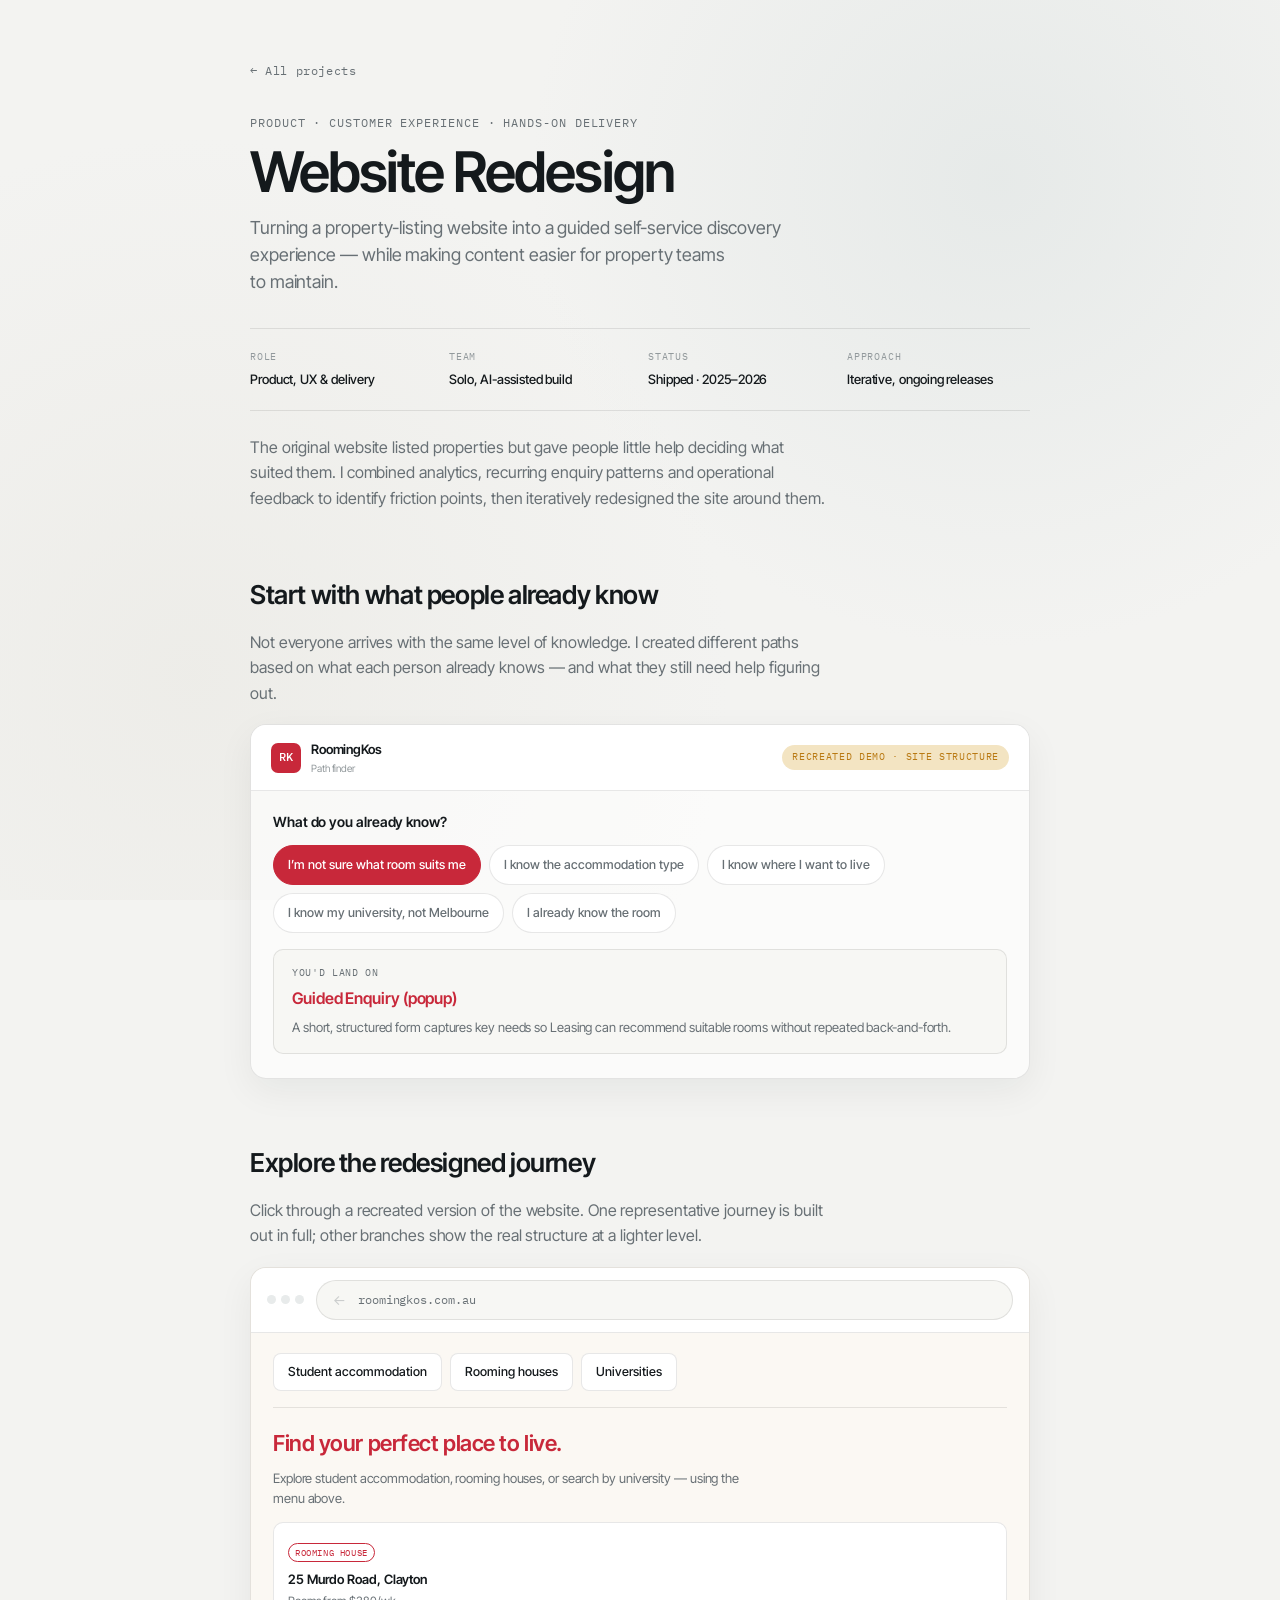
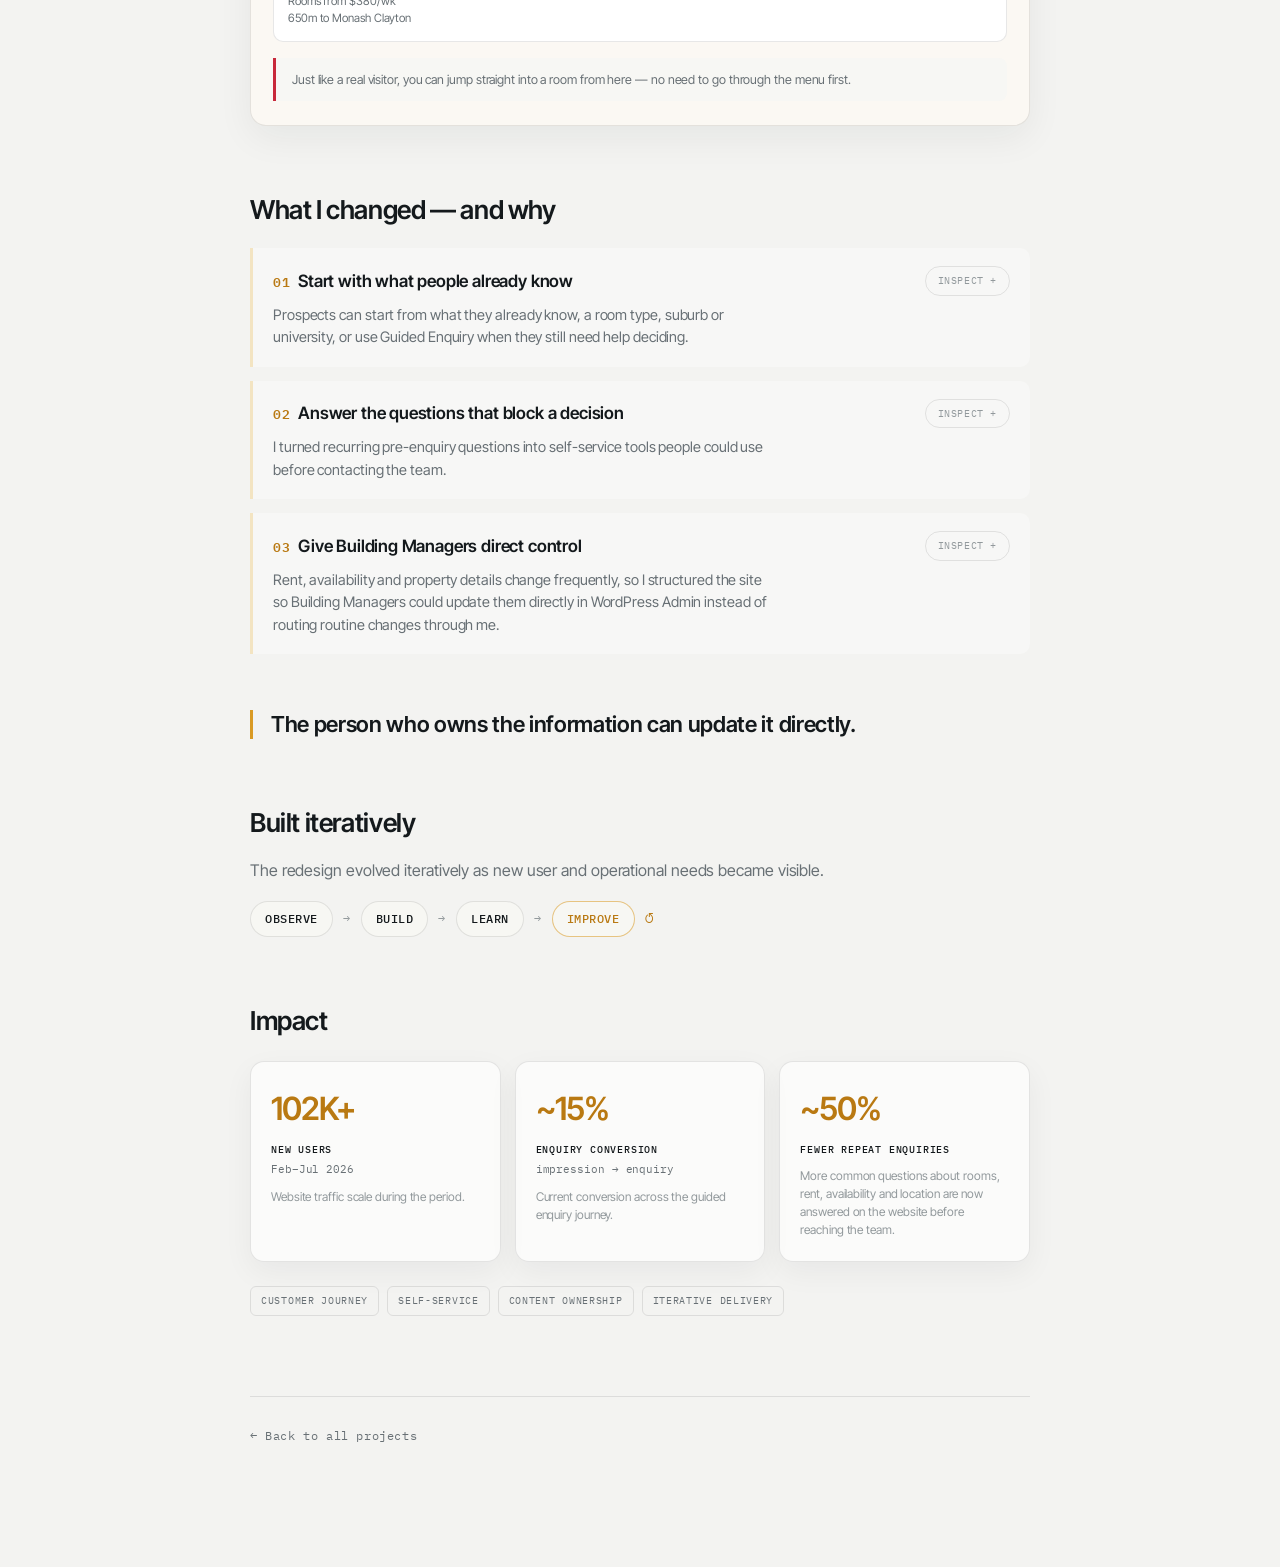
<file: website-redesign-case-study(2).html>
<!DOCTYPE html>
<html lang="en">
<head>
<meta charset="utf-8">
<meta name="viewport" content="width=device-width, initial-scale=1">
<title>Website Redesign — Nicole Phan</title>

<link rel="stylesheet" href="_ds/nicole-phan-portfolio-design-system-4bdb97ed-0a4d-49a2-a990-c73a92387521/tokens/fonts.css">
<link rel="stylesheet" href="_ds/nicole-phan-portfolio-design-system-4bdb97ed-0a4d-49a2-a990-c73a92387521/tokens/colors.css">
<link rel="stylesheet" href="_ds/nicole-phan-portfolio-design-system-4bdb97ed-0a4d-49a2-a990-c73a92387521/tokens/typography.css">
<link rel="stylesheet" href="_ds/nicole-phan-portfolio-design-system-4bdb97ed-0a4d-49a2-a990-c73a92387521/tokens/spacing.css">
<link rel="stylesheet" href="_ds/nicole-phan-portfolio-design-system-4bdb97ed-0a4d-49a2-a990-c73a92387521/tokens/radius-shadow.css">
<link rel="stylesheet" href="_ds/nicole-phan-portfolio-design-system-4bdb97ed-0a4d-49a2-a990-c73a92387521/tokens/motion.css">
<link rel="stylesheet" href="_ds/nicole-phan-portfolio-design-system-4bdb97ed-0a4d-49a2-a990-c73a92387521/tokens/base.css">
<link rel="stylesheet" href="_ds/nicole-phan-portfolio-design-system-4bdb97ed-0a4d-49a2-a990-c73a92387521/styles.css">

<style>
  html, body { margin:0; padding:0; background:var(--page-background); background-attachment:fixed; }
  * { box-sizing:border-box; }
  body { font-family:'Inter Tight',system-ui,sans-serif; color:var(--ink); min-height:100vh; }
  a { color:var(--ink); text-decoration:none; }
  a:hover { color:var(--signal-deep); }
  button, select { font:inherit; }

  .path-btn {
    font-size:12.5px; font-weight:500; padding:0 14px; min-height:40px;
    border-radius:999px; border:1px solid var(--hairline); background:#fff;
    color:var(--slate); cursor:pointer;
  }
  .path-btn.active { background:#C8283A; color:#fff; border-color:#C8283A; }

  .demo-nav-btn {
    font-size:12.5px; font-weight:500; padding:0 14px; min-height:38px;
    border-radius:8px; border:1px solid var(--hairline); background:#fff;
    cursor:pointer; color:var(--ink);
  }
  .demo-nav-btn:hover { border-color:#C8283A; color:#C8283A; }

  .demo-card {
    padding:14px; background:#fff; border:1px solid var(--hairline); border-radius:10px;
    cursor:pointer; transition:border-color 200ms cubic-bezier(.22,1,.36,1);
  }
  .demo-card:hover { border-color:#C8283A; }

  .suburb-card {
    padding:14px; border-radius:10px; border:1px solid var(--hairline);
    background:#fff; cursor:pointer;
  }
  .suburb-card.active { border-color:#C8283A; background:var(--signal-pale); }

  .compare-table { margin-top:8px; border:1px solid var(--hairline); border-radius:10px; overflow:hidden; background:#fff; }
  .compare-row { display:grid; grid-template-columns:1.2fr repeat(5,1fr); border-bottom:1px solid var(--hairline); }
  .compare-row:last-child { border-bottom:none; }
  .compare-cell { padding:9px 6px; font-size:10.5px; text-align:center; cursor:pointer; }
  .compare-feature { padding:9px 8px; font-size:10px; font-weight:600; color:var(--slate); }
  .compare-cell.active { background:var(--signal-pale); color:#C8283A; font-weight:600; }

  .change-block {
    padding:18px 20px; border-left:3px solid var(--signal-pale); border-radius:0 10px 10px 0;
    background:rgba(255,255,255,.32);
  }
  .change-block:hover { background:rgba(255,255,255,.56); }
  .change-head { display:flex; align-items:center; justify-content:space-between; gap:16px; cursor:pointer; }
  .change-toggle {
    font-family:'IBM Plex Mono',monospace; font-size:10px; letter-spacing:.06em; text-transform:uppercase;
    border:1px solid var(--hairline); padding:6px 12px; border-radius:999px; flex-shrink:0;
    color:var(--muted); background:transparent;
  }
  .change-block.open .change-toggle { border-color:var(--ink); color:#F7F7F4; background:var(--ink); }
  .change-detail { display:none; margin-top:16px; gap:8px; }
  .change-block.open .change-detail { display:grid; }

  @media (max-width:720px) {
    .compare-row { grid-template-columns:1.15fr repeat(5,minmax(78px,1fr)); min-width:560px; }
    .compare-scroll { overflow-x:auto; }
  }
</style>
</head>

<body>
<main style="max-width:860px; margin:0 auto; padding:clamp(32px,5vw,56px) clamp(20px,4vw,40px) 120px">

  <a href="index.html#work" style="font-family:'IBM Plex Mono',monospace; font-size:12px; letter-spacing:.05em; color:var(--slate)">← All projects</a>

  <div style="font-family:'IBM Plex Mono',monospace; font-size:11.5px; letter-spacing:.08em; text-transform:uppercase; color:var(--slate); margin-top:32px">
    Product · Customer experience · Hands-on delivery
  </div>

  <h1 style="font-size:clamp(38px,5.6vw,56px); font-weight:600; letter-spacing:-.035em; line-height:1.02; margin:12px 0 0">
    Website Redesign
  </h1>

  <p style="font-size:clamp(16px,1.4vw,18px); line-height:1.5; color:var(--slate); max-width:56ch; margin:14px 0 0; text-wrap:pretty">
    Turning a property-listing website into a guided self-service discovery experience — while making content easier for property teams to maintain.
  </p>

  <div style="display:grid; grid-template-columns:repeat(auto-fit,minmax(150px,1fr)); gap:16px; margin-top:32px; padding:20px 0; border-top:1px solid var(--hairline); border-bottom:1px solid var(--hairline)">
    <div><div style="font-family:'IBM Plex Mono',monospace;font-size:10px;letter-spacing:.08em;text-transform:uppercase;color:var(--muted)">Role</div><div style="font-size:13px;font-weight:500;margin-top:5px">Product, UX &amp; delivery</div></div>
    <div><div style="font-family:'IBM Plex Mono',monospace;font-size:10px;letter-spacing:.08em;text-transform:uppercase;color:var(--muted)">Team</div><div style="font-size:13px;font-weight:500;margin-top:5px">Solo, AI-assisted build</div></div>
    <div><div style="font-family:'IBM Plex Mono',monospace;font-size:10px;letter-spacing:.08em;text-transform:uppercase;color:var(--muted)">Status</div><div style="font-size:13px;font-weight:500;margin-top:5px">Shipped · 2025–2026</div></div>
    <div><div style="font-family:'IBM Plex Mono',monospace;font-size:10px;letter-spacing:.08em;text-transform:uppercase;color:var(--muted)">Approach</div><div style="font-size:13px;font-weight:500;margin-top:5px">Iterative, ongoing releases</div></div>
  </div>

  <p style="font-size:16px;line-height:1.6;color:var(--slate);max-width:64ch;margin:24px 0 0">
    The original website listed properties but gave people little help deciding what suited them. I combined analytics, recurring enquiry patterns and operational feedback to identify friction points, then iteratively redesigned the site around them.
  </p>

  <h2 style="font-size:clamp(22px,2.2vw,26px);font-weight:600;letter-spacing:-.015em;margin:clamp(48px,6vw,64px) 0 0">Start with what people already know</h2>
  <p style="font-size:16px;line-height:1.6;color:var(--slate);max-width:64ch;margin:14px 0 0">
    Not everyone arrives with the same level of knowledge. I created different paths based on what each person already knows — and what they still need help figuring out.
  </p>

  <div style="margin-top:18px;border-radius:16px;overflow:hidden;border:1px solid var(--hairline);background:rgba(255,255,255,.62);box-shadow:0 12px 36px rgba(25,35,40,.06)">
    <div style="display:flex;align-items:center;justify-content:space-between;gap:12px;padding:14px 20px;background:#fff;border-bottom:1px solid var(--hairline)">
      <div style="display:flex;align-items:center;gap:10px">
        <div style="width:30px;height:30px;border-radius:7px;background:#C8283A;color:#fff;display:flex;align-items:center;justify-content:center;font-family:'IBM Plex Mono',monospace;font-size:12px;font-weight:500">RK</div>
        <div>
          <div style="font-size:13px;font-weight:600;letter-spacing:-.01em">RoomingKos</div>
          <div style="font-size:10px;color:var(--muted);margin-top:1px">Path finder</div>
        </div>
      </div>
      <div style="font-family:'IBM Plex Mono',monospace;font-size:9.5px;letter-spacing:.07em;color:var(--signal-deep);background:var(--signal-pale);padding:5px 10px;border-radius:999px">RECREATED DEMO · SITE STRUCTURE</div>
    </div>

    <div style="padding:20px 22px 24px">
      <div style="font-size:14px;font-weight:600">What do you already know?</div>
      <div id="pathOptions" style="display:flex;flex-wrap:wrap;gap:8px;margin-top:12px"></div>

      <div style="margin-top:16px;padding:16px 18px;background:var(--frost);border:1px solid var(--hairline);border-radius:10px">
        <div style="font-family:'IBM Plex Mono',monospace;font-size:9.5px;letter-spacing:.07em;text-transform:uppercase;color:var(--slate)">You'd land on</div>
        <div id="pathDest" style="font-size:16px;font-weight:600;margin-top:6px;color:#C8283A"></div>
        <div id="pathDesc" style="font-size:13px;line-height:1.55;color:var(--slate);margin-top:6px"></div>
      </div>
    </div>
  </div>

  <h2 style="font-size:clamp(22px,2.2vw,26px);font-weight:600;letter-spacing:-.015em;margin:clamp(48px,6vw,64px) 0 0">Explore the redesigned journey</h2>
  <p style="font-size:16px;line-height:1.6;color:var(--slate);max-width:64ch;margin:14px 0 0">
    Click through a recreated version of the website. One representative journey is built out in full; other branches show the real structure at a lighter level.
  </p>

  <div style="margin-top:18px;border-radius:16px;overflow:hidden;border:1px solid var(--hairline);background:#FBF8F3;box-shadow:0 12px 36px rgba(25,35,40,.06)">
    <div style="display:flex;align-items:center;gap:12px;padding:12px 16px;background:#fff;border-bottom:1px solid var(--hairline)">
      <div style="display:flex;gap:5px">
        <span style="width:9px;height:9px;border-radius:50%;background:var(--mist)"></span>
        <span style="width:9px;height:9px;border-radius:50%;background:var(--mist)"></span>
        <span style="width:9px;height:9px;border-radius:50%;background:var(--mist)"></span>
      </div>
      <div style="flex:1;display:flex;align-items:center;gap:8px;background:var(--frost);border:1px solid var(--hairline);border-radius:999px;padding:4px 12px">
        <button id="backBtn" title="Back" style="border:none;background:none;cursor:pointer;font-size:14px;color:var(--slate);padding:4px">←</button>
        <span id="demoUrl" style="font-family:'IBM Plex Mono',monospace;font-size:11.5px;color:var(--slate)">roomingkos.com.au</span>
      </div>
    </div>

    <div style="padding:20px 22px 24px;min-height:300px">
      <div style="display:flex;gap:8px;flex-wrap:wrap;padding-bottom:16px;border-bottom:1px solid var(--hairline);margin-bottom:18px">
        <button class="demo-nav-btn" data-route="category">Student accommodation</button>
        <button class="demo-nav-btn" data-route="rooming">Rooming houses</button>
        <button class="demo-nav-btn" data-route="university">Universities</button>
      </div>

      <div id="pageTitle" style="font-size:22px;font-weight:600;letter-spacing:-.02em;color:#C8283A"></div>
      <p id="pageIntro" style="font-size:13px;line-height:1.55;color:var(--slate);margin:8px 0 0;max-width:60ch"></p>

      <div id="pageDynamic"></div>
    </div>
  </div>

  <h2 style="font-size:clamp(22px,2.2vw,26px);font-weight:600;letter-spacing:-.015em;margin:clamp(48px,6vw,64px) 0 0">What I changed — and why</h2>
  <div id="changeBlocks" style="display:grid;gap:14px;margin-top:18px"></div>

  <p style="font-size:clamp(20px,2.1vw,22px);font-weight:600;letter-spacing:-.015em;line-height:1.32;max-width:52ch;margin:clamp(44px,5vw,56px) 0 0;padding-left:18px;border-left:3px solid var(--signal);text-wrap:pretty">
    The person who owns the information can update it directly.
  </p>

  <h2 style="font-size:clamp(22px,2.2vw,26px);font-weight:600;letter-spacing:-.015em;margin:clamp(48px,6vw,64px) 0 0">Built iteratively</h2>
  <p style="font-size:16px;line-height:1.6;color:var(--slate);max-width:64ch;margin:14px 0 0">
    The redesign evolved iteratively as new user and operational needs became visible.
  </p>

  <div style="display:flex;flex-wrap:wrap;align-items:center;gap:10px;margin-top:18px;font-family:'IBM Plex Mono',monospace;font-size:11.5px;letter-spacing:.05em;text-transform:uppercase">
    <span style="padding:8px 14px;border-radius:999px;background:rgba(247,247,244,.85);border:1px solid var(--hairline);font-weight:500">Observe</span>
    <span style="color:var(--muted)">→</span>
    <span style="padding:8px 14px;border-radius:999px;background:rgba(247,247,244,.85);border:1px solid var(--hairline);font-weight:500">Build</span>
    <span style="color:var(--muted)">→</span>
    <span style="padding:8px 14px;border-radius:999px;background:rgba(247,247,244,.85);border:1px solid var(--hairline);font-weight:500">Learn</span>
    <span style="color:var(--muted)">→</span>
    <span style="padding:8px 14px;border-radius:999px;background:rgba(247,247,244,.85);border:1px solid var(--border-active);color:var(--signal-deep);font-weight:500">Improve</span>
    <span style="color:var(--signal-deep);font-size:14px">↺</span>
  </div>

  <h2 style="font-size:clamp(22px,2.2vw,26px);font-weight:600;letter-spacing:-.015em;margin:clamp(48px,6vw,64px) 0 0">Impact</h2>

  <div style="display:grid;grid-template-columns:repeat(auto-fit,minmax(220px,1fr));gap:14px;margin-top:20px">
    <div style="padding:22px 20px;background:rgba(255,255,255,.62);border:1px solid var(--hairline);border-radius:14px;box-shadow:0 10px 30px rgba(15,25,30,.05)">
      <div style="font-size:32px;font-weight:600;letter-spacing:-.03em;color:var(--signal-deep)">102K+</div>
      <div style="font-family:'IBM Plex Mono',monospace;font-size:10px;letter-spacing:.08em;text-transform:uppercase;font-weight:500;margin-top:8px">New users</div>
      <div style="font-family:'IBM Plex Mono',monospace;font-size:10.5px;color:var(--slate);margin-top:4px">Feb–Jul 2026</div>
      <p style="font-size:12px;line-height:1.5;color:var(--muted);margin:10px 0 0">Website traffic scale during the period.</p>
    </div>

    <div style="padding:22px 20px;background:rgba(255,255,255,.62);border:1px solid var(--hairline);border-radius:14px;box-shadow:0 10px 30px rgba(15,25,30,.05)">
      <div style="font-size:32px;font-weight:600;letter-spacing:-.03em;color:var(--signal-deep)">~15%</div>
      <div style="font-family:'IBM Plex Mono',monospace;font-size:10px;letter-spacing:.08em;text-transform:uppercase;font-weight:500;margin-top:8px">Enquiry conversion</div>
      <div style="font-family:'IBM Plex Mono',monospace;font-size:10.5px;color:var(--slate);margin-top:4px">impression → enquiry</div>
      <p style="font-size:12px;line-height:1.5;color:var(--muted);margin:10px 0 0">Current conversion across the guided enquiry journey.</p>
    </div>

    <div style="padding:22px 20px;background:rgba(255,255,255,.62);border:1px solid var(--hairline);border-radius:14px;box-shadow:0 10px 30px rgba(15,25,30,.05)">
      <div style="font-size:32px;font-weight:600;letter-spacing:-.03em;color:var(--signal-deep)">~50%</div>
      <div style="font-family:'IBM Plex Mono',monospace;font-size:10px;letter-spacing:.08em;text-transform:uppercase;font-weight:500;margin-top:8px">Fewer repeat enquiries</div>
      <p style="font-size:12px;line-height:1.5;color:var(--muted);margin:10px 0 0">More common questions about rooms, rent, availability and location are now answered on the website before reaching the team.</p>
    </div>
  </div>

  <div style="display:flex;flex-wrap:wrap;gap:8px;margin-top:24px">
    <span style="font-family:'IBM Plex Mono',monospace;font-size:10px;letter-spacing:.07em;text-transform:uppercase;padding:6px 10px;border:1px solid var(--hairline);border-radius:6px;color:var(--slate)">Customer journey</span>
    <span style="font-family:'IBM Plex Mono',monospace;font-size:10px;letter-spacing:.07em;text-transform:uppercase;padding:6px 10px;border:1px solid var(--hairline);border-radius:6px;color:var(--slate)">Self-service</span>
    <span style="font-family:'IBM Plex Mono',monospace;font-size:10px;letter-spacing:.07em;text-transform:uppercase;padding:6px 10px;border:1px solid var(--hairline);border-radius:6px;color:var(--slate)">Content ownership</span>
    <span style="font-family:'IBM Plex Mono',monospace;font-size:10px;letter-spacing:.07em;text-transform:uppercase;padding:6px 10px;border:1px solid var(--hairline);border-radius:6px;color:var(--slate)">Iterative delivery</span>
  </div>

  <div style="margin-top:clamp(56px,7vw,80px);padding-top:24px;border-top:1px solid var(--hairline)">
    <a href="index.html#work" style="font-family:'IBM Plex Mono',monospace;font-size:12px;letter-spacing:.05em;color:var(--slate)">← Back to all projects</a>
  </div>

</main>

<script>
const PATHS = [
  { label:"I’m not sure what room suits me", dest:"Guided Enquiry (popup)", desc:"A short, structured form captures key needs so Leasing can recommend suitable rooms without repeated back-and-forth." },
  { label:"I know the accommodation type", dest:"Student Accommodation / Rooming Houses", desc:"Go straight to the relevant accommodation category and browse available options." },
  { label:"I know where I want to live", dest:"Suburb landing page", desc:"Browse RoomingKos properties grouped by suburb, such as Clayton or Malvern East." },
  { label:"I know my university, not Melbourne", dest:"University / campus page", desc:"Explore properties around a campus, ranked by commute time and rent rate, designed for students unfamiliar with Melbourne geography." },
  { label:"I already know the room", dest:"Property / room detail → Apply", desc:"Go straight to the relevant room page, check availability and apply." }
];

const RENT_ROOMS = [
  { name:"Studio Single", weekly:299.18 },
  { name:"Studio Single Plus", weekly:322.19 },
  { name:"Studio Double (2 pax)", weekly:391.23 },
  { name:"Studio Twin", weekly:392.0 },
  { name:"Studio Deluxe", weekly:392.0 }
];

const COMPARE = [
  { key:"single", name:"Studio Single", rent:"From $299.18", resident:"1", size:"15m²", bed:"Single bed" },
  { key:"plus", name:"Studio Single Plus", rent:"From $329.19", resident:"1", size:"15m²", bed:"Single bed", popular:true },
  { key:"double", name:"Studio Double", rent:"From $392", resident:"1 – 2", size:"20m²", bed:"Double bed" },
  { key:"twin", name:"Studio Twin", rent:"From $392", resident:"2", size:"20m²", bed:"2 × single bed" },
  { key:"deluxe", name:"Studio Deluxe", rent:"From $392", resident:"1 – 2", size:"20m²", bed:"Double bed" }
];

const SUBURBS = [
  { key:"all", label:"All suburbs", desc:"See every available rooming house across Melbourne." },
  { key:"Clayton", label:"Clayton", desc:"A safe, student-oriented area close to Monash University Clayton campus and everyday essentials." },
  { key:"Chadstone", label:"Chadstone", desc:"Convenient neighbourhood with easy access to Chadstone Shopping Centre, transport and services." },
  { key:"Malvern East", label:"Malvern East", desc:"A well-connected location close to local shops, public transport and everyday amenities." },
  { key:"Other", label:"Other suburbs", desc:"Located across a range of suburbs, with convenient access to transport, shops and essential services." }
];

const PROPERTIES = [
  { name:"25 Murdo Road, Clayton", suburb:"Clayton", price:380, avail:"14/08/2026", distM:650, anchor:true },
  { name:"38 Dennis Street, Clayton", suburb:"Clayton", price:430, avail:"21/08/2026", distM:600 },
  { name:"18 Waverley Road, Chadstone", suburb:"Chadstone", price:300, avail:"08/07/2026", distM:null },
  { name:"44 Batesford Road, Malvern East", suburb:"Malvern East", price:280, avail:"08/07/2026", distM:null },
  { name:"622 Warrigal Road, Malvern East", suburb:"Malvern East", price:300, avail:"08/08/2026", distM:null },
  { name:"103 Monash Drive, Mulgrave", suburb:"Other", price:280, avail:"01/08/2026", distM:2700 },
  { name:"15 Kings Court, Oakleigh East", suburb:"Other", price:390, avail:"17/08/2026", distM:1400 }
];

const UNI_PROPERTIES = [
  { name:"Marshall Monash", tag:"Student accommodation", sub:"43 Marshall Avenue, Clayton VIC 3168", sub2:"550m walk to Monash University Clayton" },
  { name:"Student Sanctuary Acacia", tag:"Student accommodation", sub:"25 Beddoe Ave, Clayton VIC 3168", sub2:"350m walk to Monash University Clayton" },
  { name:"25 Murdo Road, Clayton", tag:"Rooming house", sub:"Rooms from $380/wk", sub2:"650m walk to Monash University Clayton", anchor:true }
];

const BLOCKS = [
  {
    idx:"01",
    title:"Start with what people already know",
    desc:"Prospects can start from what they already know, a room type, suburb or university, or use Guided Enquiry when they still need help deciding.",
    rows:[["Know the room type","Category page"],["Know the area","Suburb page"],["Know the university","Campus page"],["Not sure yet","Guided Enquiry"]],
    note:"Guided Enquiry appears where people are most likely to need help choosing, while the same structured flow can also be shared directly by link."
  },
  {
    idx:"02",
    title:"Answer the questions that block a decision",
    desc:"I turned recurring pre-enquiry questions into self-service tools people could use before contacting the team.",
    questions:[
      ["Is it available?","Availability + lease dates"],
      ["What's included?","Room + property features"],
      ["Which room suits me?","Room comparison"],
      ["What will it cost?","Daily / weekly / monthly rent"],
      ["Is it close enough?","Distance sorting + map"],
      ["What's it like to live there?","Community videos"]
    ]
  },
  {
    idx:"03",
    title:"Give Building Managers direct control",
    desc:"Rent, availability and property details change frequently, so I structured the site so Building Managers could update them directly in WordPress Admin instead of routing routine changes through me.",
    rows:[["Building Manager","WordPress","Website"]],
    chips:["Rent","Availability","Lease dates","Images","Room features","Campus","Travel time"],
    note:"Before: routine updates came through me. After: Building Managers could publish changes directly."
  }
];

const state = {
  path:0,
  route:"home",
  param:null,
  history:[],
  suburb:"all",
  sort:"default",
  compare:null,
  rentA:1,
  rentB:2
};

function money(n) {
  return "$" + n.toLocaleString("en-AU",{minimumFractionDigits:2,maximumFractionDigits:2});
}

function renderPaths() {
  const root = document.getElementById("pathOptions");
  root.innerHTML = "";
  PATHS.forEach((p,i)=>{
    const btn = document.createElement("button");
    btn.type = "button";
    btn.className = "path-btn" + (state.path===i ? " active" : "");
    btn.textContent = p.label;
    btn.addEventListener("click",()=>{
      state.path=i;
      renderPaths();
    });
    root.appendChild(btn);
  });
  document.getElementById("pathDest").textContent = PATHS[state.path].dest;
  document.getElementById("pathDesc").textContent = PATHS[state.path].desc;
}

function go(route,param=null) {
  state.history.push({route:state.route,param:state.param});
  state.route=route;
  state.param=param;
  renderPage();
}

function back() {
  if (!state.history.length) return;
  const prev = state.history.pop();
  state.route=prev.route;
  state.param=prev.param;
  renderPage();
}

function getPage() {
  const {route,param} = state;

  if(route==="home") return {
    title:"Find your perfect place to live.",
    intro:"Explore student accommodation, rooming houses, or search by university — using the menu above.",
    type:"cards",
    cards:[{tag:"Rooming house",title:"25 Murdo Road, Clayton",sub:"Rooms from $380/wk",sub2:"650m to Monash Clayton",anchor:true}],
    note:"Just like a real visitor, you can jump straight into a room from here — no need to go through the menu first."
  };

  if(route==="category") return {
    title:"Student accommodation",
    intro:"Fully furnished student accommodation across prime Melbourne areas.",
    type:"cards",
    cards:[
      {tag:"Melbourne CBD",title:"RoomingKos Swanston",sub:"Studio options · compare types",sub2:"",anchor:true,route:"building"},
      {tag:"Caulfield",title:"RoomingKos Dudley",sub:"Ensuite rooms from $300/wk",sub2:"Structure shown only",opacity:.62},
      {tag:"Caulfield",title:"SPIRE by RoomingKos",sub:"Single to studio double",sub2:"Structure shown only",opacity:.62}
    ]
  };

  if(route==="building") return {
    title:param || "RoomingKos Swanston",
    intro:"Studio options at Swanston — select a column to compare.",
    type:"compare",
    note:"The full room-to-application experience is built out at 25 Murdo Road, Clayton."
  };

  if(route==="rooming") {
    let list = state.suburb==="all" ? PROPERTIES : PROPERTIES.filter(p=>p.suburb===state.suburb);
    list = [...list];
    if(state.sort==="closest") list.sort((a,b)=>(a.distM??Infinity)-(b.distM??Infinity));
    if(state.sort==="price-asc") list.sort((a,b)=>a.price-b.price);
    if(state.sort==="price-desc") list.sort((a,b)=>b.price-a.price);

    return {
      title:"Rooming houses",
      intro:"Furnished rooms across Melbourne suburbs — for students and young professionals.",
      type:"rooming",
      cards:list
    };
  }

  if(route==="university") return {
    title:"Monash University Clayton",
    intro:"Comfortable, convenient student living minutes from Monash Clayton — properties aggregated by commute time rather than suburb name.",
    type:"cards",
    cards:UNI_PROPERTIES,
    note:"Availability is grouped by intake — available now, Semester 1 2027, and coming soon."
  };

  return {
    title:param || "25 Murdo Road, Clayton",
    intro:"Single room · all bills and utilities included.",
    type:"property"
  };
}

function renderCards(cards) {
  const wrap = document.createElement("div");
  wrap.style.cssText = "display:grid;grid-template-columns:repeat(auto-fit,minmax(180px,1fr));gap:10px;margin-top:14px";

  cards.forEach(c=>{
    const card=document.createElement("div");
    card.className="demo-card";
    card.style.opacity = c.opacity ?? (c.anchor ? 1 : .7);

    let sub2 = c.sub2 || "";
    if ("price" in c) {
      const dist = c.distM==null ? "" : ((c.distM>=1000 ? (c.distM/1000).toFixed(1)+"km" : c.distM+"m") + " to Monash Clayton");
      c = {...c, tag:"Rooming house", sub:`Rooms from $${c.price}/wk · available ${c.avail}`, sub2:dist};
    }

    card.innerHTML = `
      <div style="font-family:'IBM Plex Mono',monospace;font-size:8.5px;letter-spacing:.07em;text-transform:uppercase;color:#C8283A;border:1px solid #C8283A;display:inline-block;padding:2px 6px;border-radius:999px">${c.tag || ""}</div>
      <div style="font-size:13px;font-weight:600;margin-top:6px">${c.title || c.name}</div>
      <div style="font-size:11.5px;line-height:1.45;color:var(--slate);margin-top:4px">${c.sub || ""}</div>
      <div style="font-size:11.5px;line-height:1.45;color:var(--slate)">${c.sub2 || ""}</div>
    `;

    if(c.anchor || c.route) {
      card.addEventListener("click",()=>{
        if(c.route==="building") go("building",c.title);
        else go("property",c.title || c.name);
      });
    }
    wrap.appendChild(card);
  });

  return wrap;
}

function renderCompare() {
  const outer=document.createElement("div");
  outer.className="compare-scroll";
  outer.innerHTML = `
    <div style="margin-top:14px">
      <div style="font-family:'IBM Plex Mono',monospace;font-size:10.5px;letter-spacing:.05em;color:var(--muted)">
        Select a column to compare — furnished, utilities &amp; WiFi, kitchen, bathroom and study desk are included across all types.
      </div>
      <div class="compare-table" id="compareTable"></div>
    </div>
  `;
  setTimeout(()=>{
    const table=document.getElementById("compareTable");
    const rows=[
      ["Room type","name"],
      ["Weekly rent","rent"],
      ["Resident","resident"],
      ["Room size","size"],
      ["Bed type","bed"]
    ];
    table.innerHTML = rows.map(([label,key],ri)=>`
      <div class="compare-row">
        <div class="compare-feature">${label}</div>
        ${COMPARE.map(c=>`
          <div class="compare-cell ${state.compare===c.key?'active':''}" data-key="${c.key}">
            ${ri===0 && c.popular ? `<span style="display:block;font-family:'IBM Plex Mono',monospace;font-size:7.5px;letter-spacing:.06em;background:#C8283A;color:#fff;padding:2px 5px;border-radius:999px;margin-bottom:3px">MOST POPULAR</span>` : ""}
            ${c[key]}
          </div>
        `).join("")}
      </div>
    `).join("");

    table.querySelectorAll(".compare-cell").forEach(cell=>{
      cell.addEventListener("click",()=>{
        const key=cell.dataset.key;
        state.compare = state.compare===key ? null : key;
        renderPage();
      });
    });
  },0);
  return outer;
}

function rentCardHtml(r) {
  return `
    <div style="padding:14px 16px;background:#fff;border:1px solid var(--hairline);border-radius:10px">
      <div style="font-size:13.5px;font-weight:600;color:#C8283A">${r.name}</div>
      <div style="display:flex;justify-content:space-between;gap:12px;padding:6px 0;margin-top:8px;font-size:12.5px"><span style="color:var(--slate)">Daily rent</span><b style="color:#C8283A;font-weight:600">${money(r.weekly/7)}/day</b></div>
      <div style="display:flex;justify-content:space-between;gap:12px;padding:6px 0;border-top:1px solid var(--hairline);font-size:12.5px"><span style="color:var(--slate)">Weekly rent</span><b style="color:#C8283A;font-weight:600">${money(r.weekly)}/week</b></div>
      <div style="display:flex;justify-content:space-between;gap:12px;padding:6px 0;border-top:1px solid var(--hairline);font-size:12.5px"><span style="color:var(--slate)">Monthly rent</span><b style="color:#C8283A;font-weight:600">${money((r.weekly/7)*365/12)}/month</b></div>
    </div>
  `;
}

function renderProperty() {
  const wrap=document.createElement("div");
  wrap.innerHTML = `
    <div style="margin-top:14px;padding:16px;background:#fff;border:1px solid var(--hairline);border-radius:12px">
      <div style="display:flex;align-items:center;justify-content:space-between;gap:12px;flex-wrap:wrap">
        <div style="font-size:17px;font-weight:600;letter-spacing:-.015em">Single room</div>
        <span style="font-family:'IBM Plex Mono',monospace;font-size:9.5px;letter-spacing:.06em;padding:5px 10px;border-radius:999px;font-weight:500;background:#E4EEE7;color:#2F7D5A">Available now</span>
      </div>
      <div style="font-size:12px;font-weight:500;color:#C8283A;margin-top:6px">All bills and utilities included</div>
      <div style="display:flex;flex-wrap:wrap;margin-top:12px;border:1px solid var(--hairline);border-radius:8px;overflow:hidden">
        <div style="flex:1 1 160px;padding:10px 14px;border-right:1px solid var(--hairline)">
          <b style="display:block;font-size:14px;font-weight:600">$300 per week</b>
          <span style="font-size:10.5px;color:var(--slate)">Lease to 31 January 2027</span>
        </div>
        <div style="flex:1 1 160px;padding:10px 14px">
          <b style="display:block;font-size:14px;font-weight:600">$280 per week</b>
          <span style="font-size:10.5px;color:var(--slate)">Lease to 30 June 2027</span>
        </div>
      </div>
      <div style="display:flex;gap:10px;margin-top:14px;flex-wrap:wrap">
        <span style="font-family:'IBM Plex Mono',monospace;font-size:11px;letter-spacing:.05em;padding:10px 16px;border-radius:8px;background:#C8283A;color:#fff">Apply now</span>
        <span style="font-family:'IBM Plex Mono',monospace;font-size:11px;letter-spacing:.05em;padding:10px 16px;border-radius:8px;border:1px solid var(--hairline);background:#fff;color:var(--slate)">Video tour</span>
      </div>
    </div>

    <div style="margin-top:22px;padding-top:18px;border-top:1px dashed var(--hairline)">
      <div style="font-size:15px;font-weight:600">Compare your rent</div>

      <div style="display:grid;grid-template-columns:repeat(auto-fit,minmax(200px,1fr));gap:14px;margin-top:10px">
        <div>
          <div style="font-family:'IBM Plex Mono',monospace;font-size:9.5px;letter-spacing:.07em;text-transform:uppercase;color:var(--slate);margin-bottom:6px">Room type 1</div>
          <select id="rentA" style="width:100%;padding:10px 12px;border-radius:8px;border:1px solid var(--hairline);font-size:13px;background:#fff;color:var(--ink)"></select>
        </div>
        <div>
          <div style="font-family:'IBM Plex Mono',monospace;font-size:9.5px;letter-spacing:.07em;text-transform:uppercase;color:var(--slate);margin-bottom:6px">Room type 2</div>
          <select id="rentB" style="width:100%;padding:10px 12px;border-radius:8px;border:1px solid var(--hairline);font-size:13px;background:#fff;color:var(--ink)"></select>
        </div>
      </div>

      <div id="rentCards" style="display:grid;grid-template-columns:repeat(auto-fit,minmax(200px,1fr));gap:12px;margin-top:16px"></div>
      <p style="font-size:12px;color:var(--muted);margin:10px 0 0">Daily = weekly ÷ 7. Monthly = daily × 365 ÷ 12 — real published rates.</p>
    </div>
  `;

  setTimeout(()=>{
    const a=document.getElementById("rentA");
    const b=document.getElementById("rentB");
    RENT_ROOMS.forEach((r,i)=>{
      const oa=document.createElement("option");
      oa.value=i; oa.textContent=`${r.name} — ${money(r.weekly)}/wk`; oa.selected=i===state.rentA; a.appendChild(oa);
      const ob=document.createElement("option");
      ob.value=i; ob.textContent=`${r.name} — ${money(r.weekly)}/wk`; ob.selected=i===state.rentB; b.appendChild(ob);
    });
    const update=()=>{
      document.getElementById("rentCards").innerHTML = rentCardHtml(RENT_ROOMS[state.rentA]) + rentCardHtml(RENT_ROOMS[state.rentB]);
    };
    a.addEventListener("change",()=>{ state.rentA=parseInt(a.value,10); update(); });
    b.addEventListener("change",()=>{ state.rentB=parseInt(b.value,10); update(); });
    update();
  },0);

  return wrap;
}

function renderRooming(page) {
  const wrap=document.createElement("div");

  const suburbs=document.createElement("div");
  suburbs.style.cssText="display:grid;grid-template-columns:repeat(auto-fit,minmax(200px,1fr));gap:10px;margin-top:14px";
  SUBURBS.forEach(s=>{
    const card=document.createElement("div");
    card.className="suburb-card" + (state.suburb===s.key ? " active" : "");
    card.innerHTML=`<div style="font-size:12.5px;font-weight:600;color:#C8283A">${s.label}</div><div style="font-size:11px;line-height:1.45;color:var(--slate);margin-top:5px">${s.desc}</div>`;
    card.addEventListener("click",()=>{ state.suburb=s.key; renderPage(); });
    suburbs.appendChild(card);
  });
  wrap.appendChild(suburbs);

  const toolbar=document.createElement("div");
  toolbar.style.cssText="display:flex;align-items:center;justify-content:space-between;gap:16px;flex-wrap:wrap;margin-top:22px";
  toolbar.innerHTML=`
    <div style="font-size:15px;font-weight:600">Available rooms</div>
    <select id="sortSelect" style="padding:9px 12px;border-radius:8px;border:1px solid var(--hairline);font-size:12.5px;background:#fff;color:var(--ink)">
      <option value="default">Sort: default</option>
      <option value="closest">Closest to Monash Clayton</option>
      <option value="price-asc">Price: low to high</option>
      <option value="price-desc">Price: high to low</option>
    </select>`;
  wrap.appendChild(toolbar);

  const cards=renderCards(page.cards);
  wrap.appendChild(cards);

  setTimeout(()=>{
    const sel=document.getElementById("sortSelect");
    sel.value=state.sort;
    sel.addEventListener("change",()=>{ state.sort=sel.value; renderPage(); });
  },0);

  return wrap;
}

function renderPage() {
  const page=getPage();
  document.getElementById("pageTitle").textContent=page.title;
  document.getElementById("pageIntro").textContent=page.intro;

  const urlMap={
    home:"roomingkos.com.au",
    category:"roomingkos.com.au/student-accommodation/",
    building:"roomingkos.com.au/student-accommodation/roomingkos-swanston",
    rooming:"roomingkos.com.au/rooming-houses/",
    university:"roomingkos.com.au/university/monash-clayton/",
    property:"roomingkos.com.au/properties/25-murdo-road-clayton"
  };
  document.getElementById("demoUrl").textContent=urlMap[state.route] || "roomingkos.com.au";
  document.getElementById("backBtn").style.opacity=state.history.length ? "1" : ".3";

  const root=document.getElementById("pageDynamic");
  root.innerHTML="";

  if(page.type==="cards") root.appendChild(renderCards(page.cards));
  if(page.type==="compare") root.appendChild(renderCompare());
  if(page.type==="rooming") root.appendChild(renderRooming(page));
  if(page.type==="property") root.appendChild(renderProperty());

  if(page.note) {
    const note=document.createElement("div");
    note.style.cssText="margin-top:16px;padding:12px 16px;background:var(--frost);border-left:3px solid #C8283A;border-radius:0 8px 8px 0;font-size:12.5px;line-height:1.55;color:var(--slate)";
    note.textContent=page.note;
    root.appendChild(note);
  }
}

function renderBlocks() {
  const root=document.getElementById("changeBlocks");
  root.innerHTML="";

  BLOCKS.forEach(b=>{
    const block=document.createElement("div");
    block.className="change-block";
    block.innerHTML=`
      <div class="change-head">
        <div style="font-size:17px;font-weight:600;letter-spacing:-.01em">
          <span style="font-family:'IBM Plex Mono',monospace;font-size:13px;letter-spacing:.04em;color:var(--signal-deep);margin-right:8px">${b.idx}</span>${b.title}
        </div>
        <button type="button" class="change-toggle">Inspect +</button>
      </div>
      <p style="font-size:14.5px;line-height:1.55;color:var(--slate);margin:8px 0 0;max-width:62ch">${b.desc}</p>
      <div class="change-detail"></div>
    `;

    const detail=block.querySelector(".change-detail");

    (b.rows || []).forEach(row=>{
      const line=document.createElement("div");
      line.style.cssText="display:flex;align-items:center;gap:10px;flex-wrap:wrap";
      row.forEach((label,i)=>{
        const node=document.createElement("span");
        node.style.cssText=`font-family:'IBM Plex Mono',monospace;font-size:10.5px;letter-spacing:.04em;padding:8px 11px;border-radius:6px;background:#fff;border:1px solid ${i===0?'var(--border-active)':'var(--hairline)'};color:${i===0?'var(--signal-deep)':'var(--ink)'};font-weight:${i===0?500:400}`;
        node.textContent=i===0 ? label : "→ " + label;
        line.appendChild(node);
      });
      detail.appendChild(line);
    });

    if(b.chips) {
      const chips=document.createElement("div");
      chips.style.cssText="display:flex;flex-wrap:wrap;gap:6px;margin-top:4px";
      b.chips.forEach(c=>{
        const span=document.createElement("span");
        span.style.cssText="font-family:'IBM Plex Mono',monospace;font-size:9.5px;letter-spacing:.05em;text-transform:uppercase;padding:6px 10px;border-radius:999px;background:var(--mist);color:var(--slate)";
        span.textContent=c;
        chips.appendChild(span);
      });
      detail.appendChild(chips);
    }

    if(b.questions) {
      const qgrid=document.createElement("div");
      qgrid.style.cssText="display:grid;grid-template-columns:repeat(auto-fit,minmax(200px,1fr));gap:10px";
      b.questions.forEach(([q,a])=>{
        const qcard=document.createElement("div");
        qcard.style.cssText="padding:12px;background:#fff;border:1px solid var(--hairline);border-radius:8px";
        qcard.innerHTML=`<div style="font-family:'IBM Plex Mono',monospace;font-size:9.5px;letter-spacing:.06em;text-transform:uppercase;color:var(--signal-deep)">${q}</div><div style="font-size:12.5px;font-weight:500;margin-top:5px">${a}</div>`;
        qgrid.appendChild(qcard);
      });
      detail.appendChild(qgrid);
    }

    if(b.note) {
      const note=document.createElement("p");
      note.style.cssText="font-size:12.5px;line-height:1.55;color:var(--slate);margin:4px 0 0;max-width:60ch";
      note.textContent=b.note;
      detail.appendChild(note);
    }

    block.querySelector(".change-head").addEventListener("click",()=>{
      const wasOpen=block.classList.contains("open");
      document.querySelectorAll(".change-block.open").forEach(el=>{
        el.classList.remove("open");
        el.querySelector(".change-toggle").textContent="Inspect +";
      });
      if(!wasOpen) {
        block.classList.add("open");
        block.querySelector(".change-toggle").textContent="Close −";
      }
    });

    root.appendChild(block);
  });
}

document.querySelectorAll(".demo-nav-btn").forEach(btn=>{
  btn.addEventListener("click",()=>go(btn.dataset.route));
});
document.getElementById("backBtn").addEventListener("click",back);

renderPaths();
renderPage();
renderBlocks();
</script>
</body>
</html>
</file>
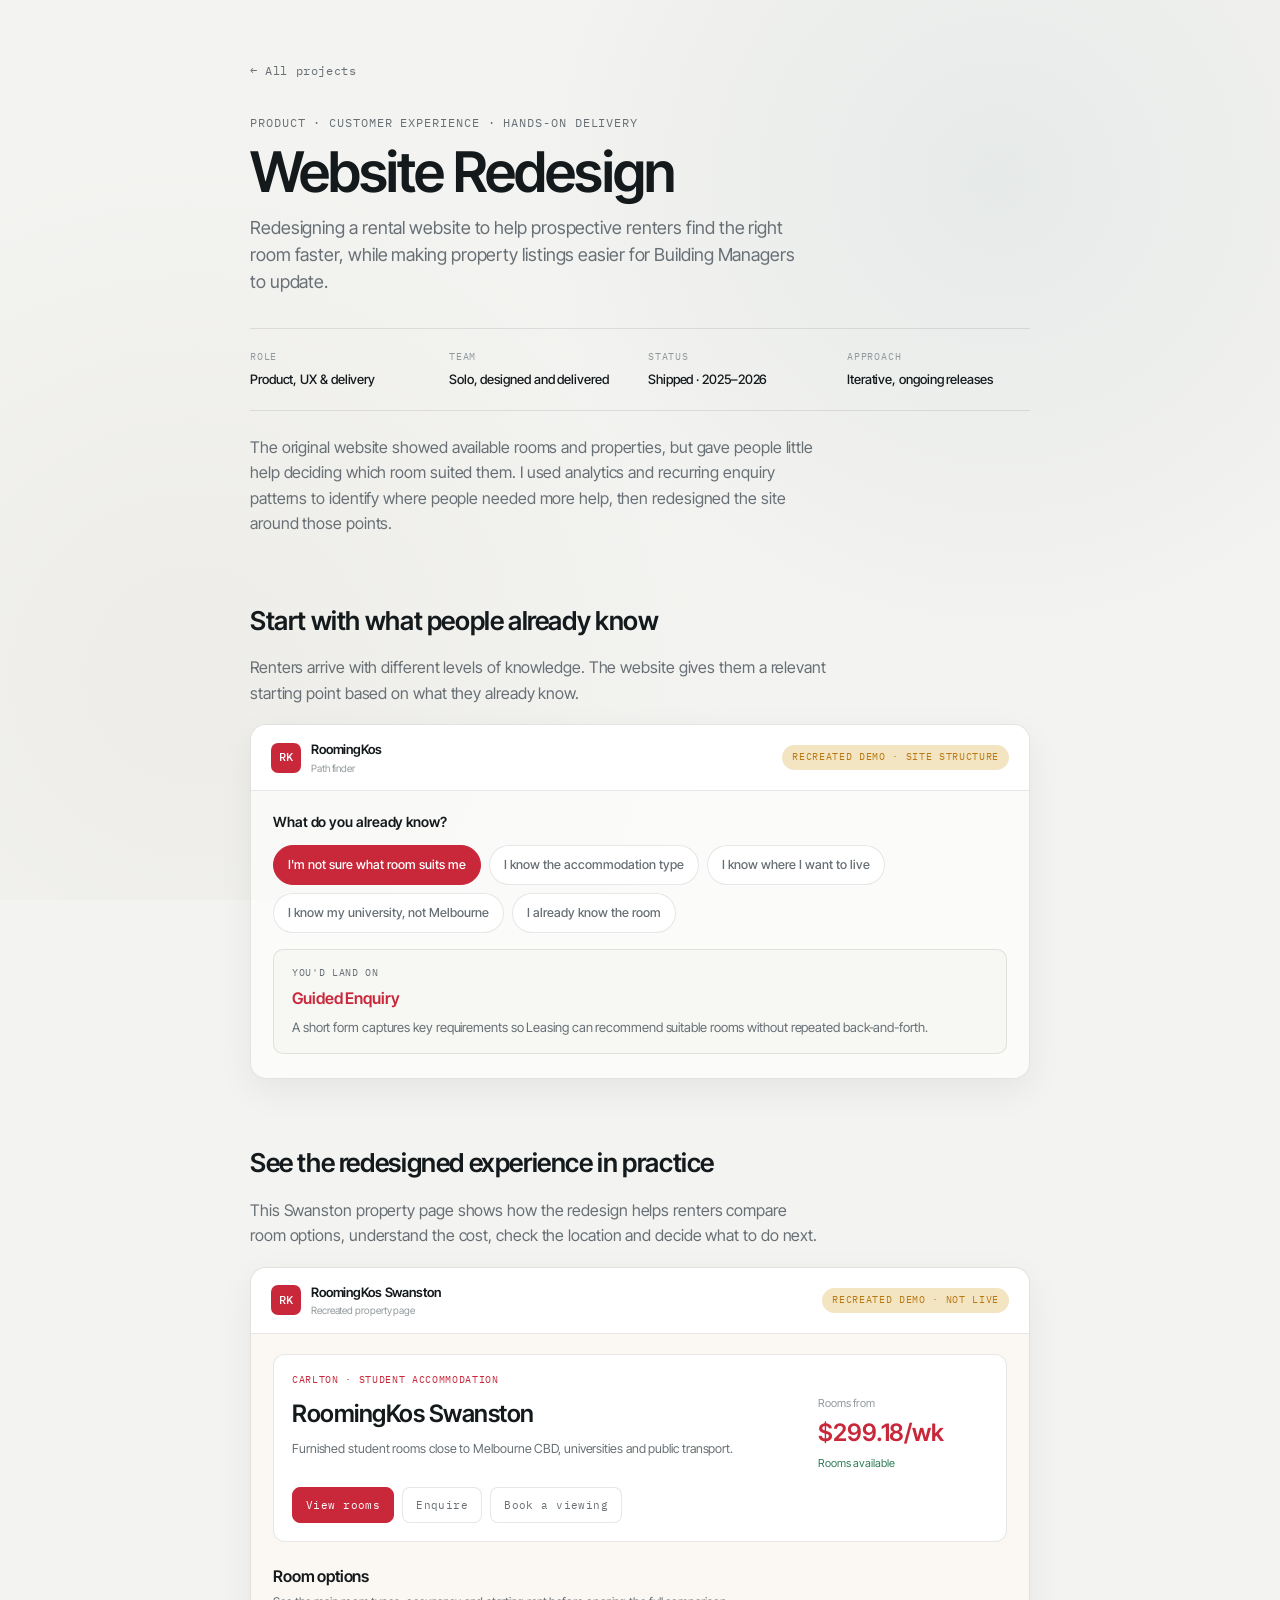
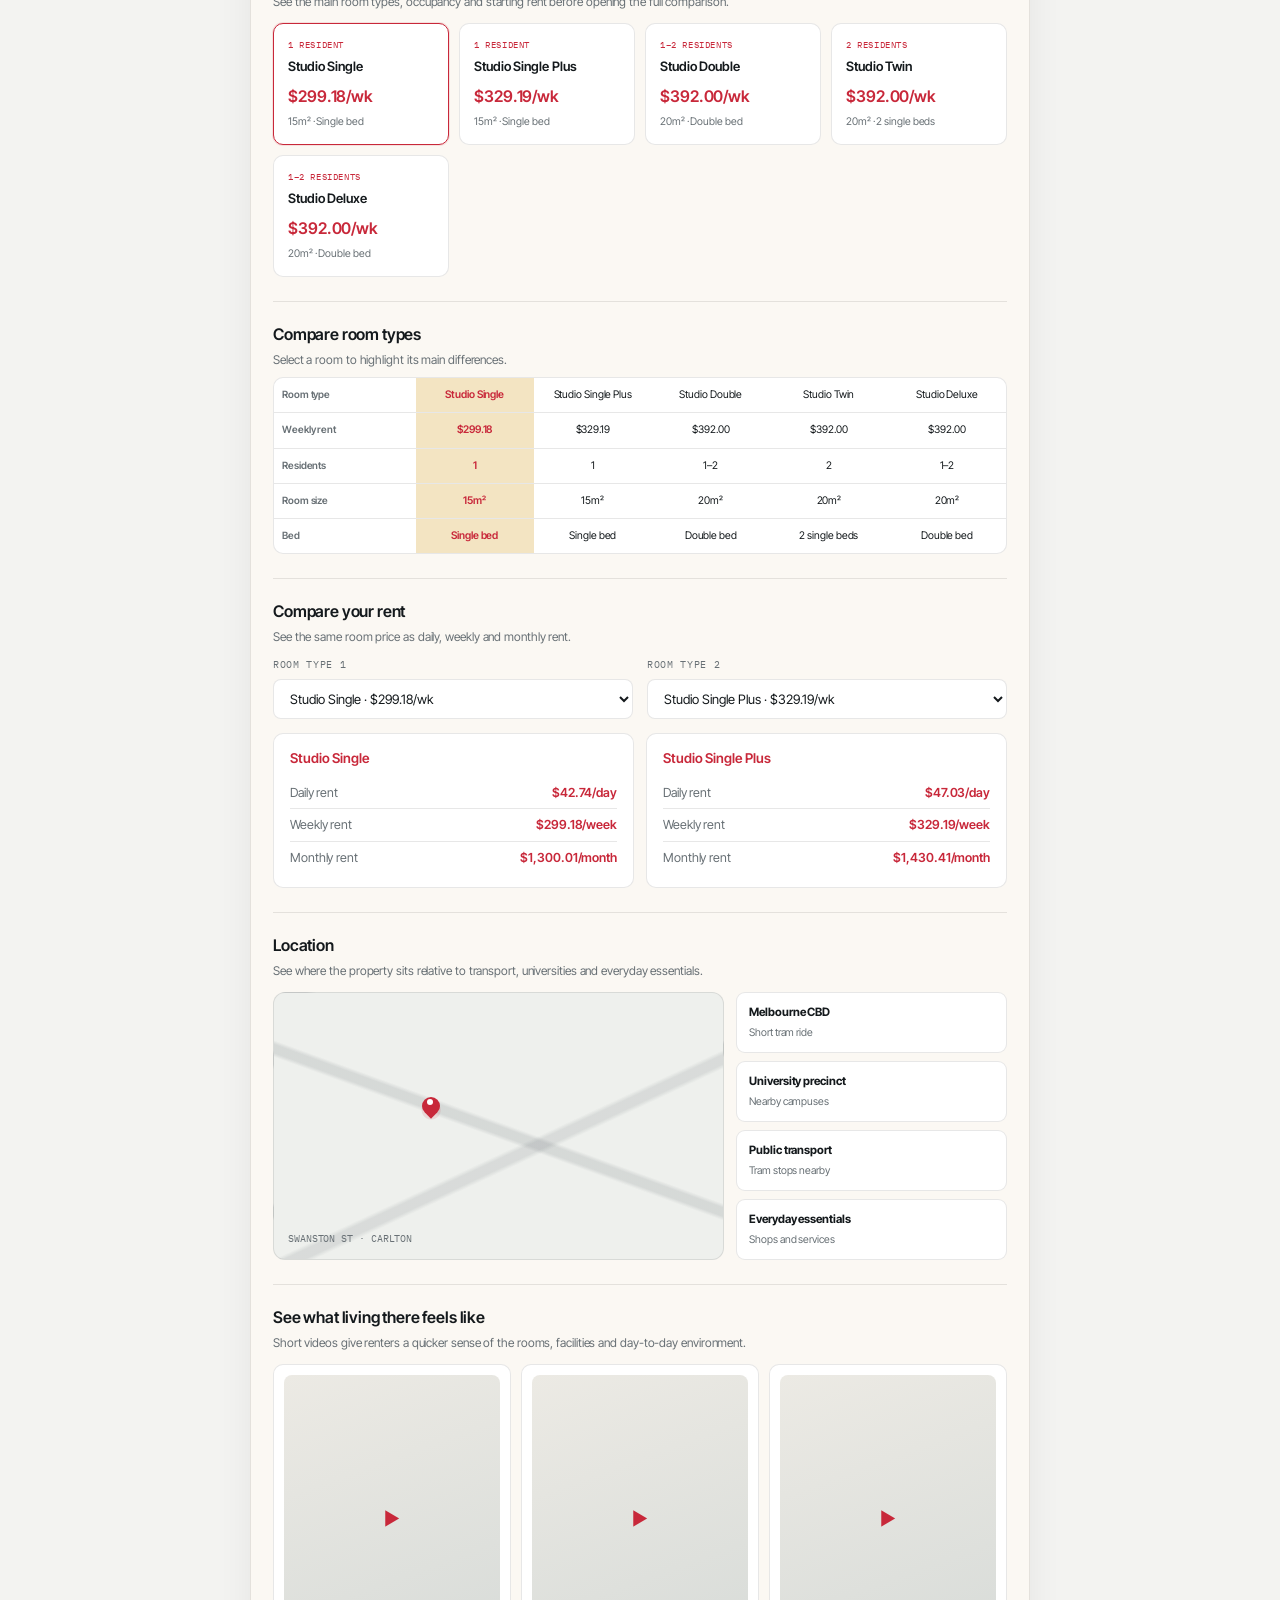
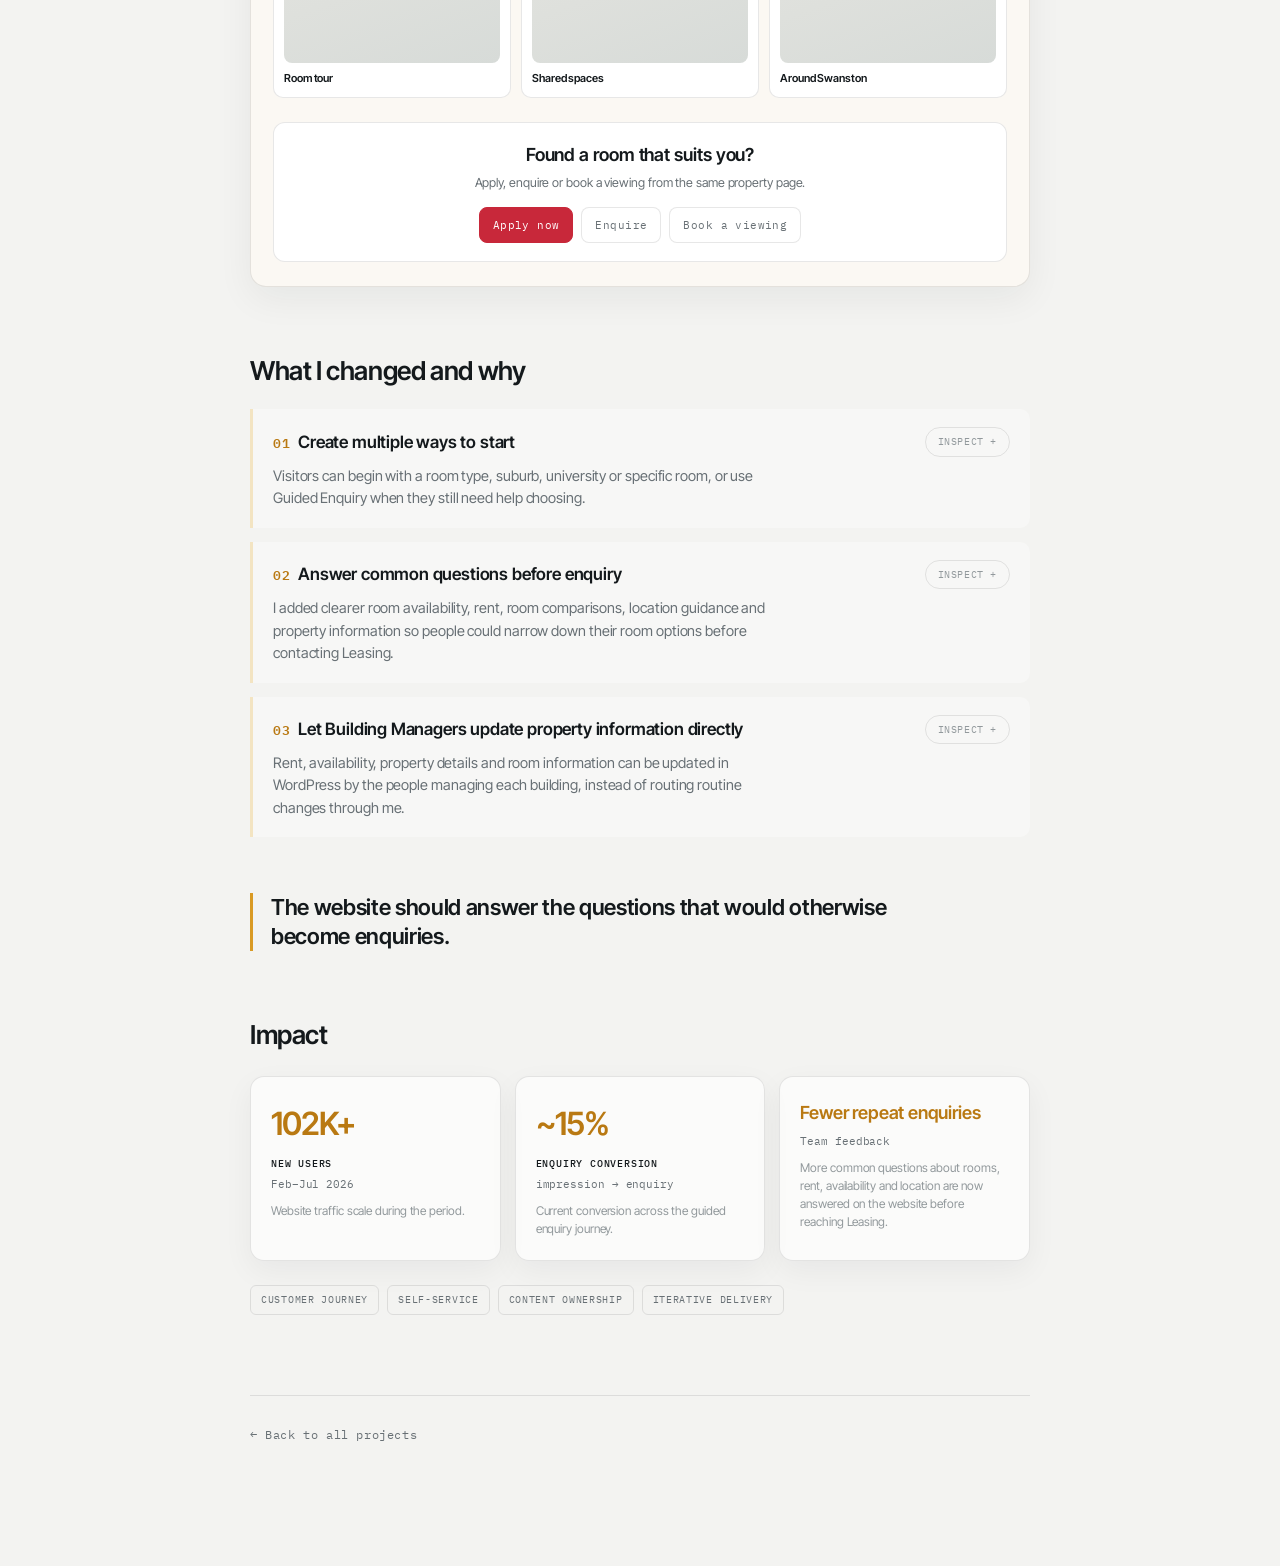
<file: website-redesign-case-study.html>
<!DOCTYPE html>
<html lang="en">
<head>
<meta charset="utf-8">
<meta name="viewport" content="width=device-width, initial-scale=1">
<title>Website Redesign: Nicole Phan</title>
<meta name="description" content="A case study on redesigning the RoomingKos website into a guided self-service property discovery journey." />


<style>

  @import url("https://fonts.googleapis.com/css2?family=Inter+Tight:wght@400;500;600;700&family=IBM+Plex+Mono:wght@400;500;600&display=swap");

  :root {
    --canvas:#F3F3F1;
    --mist:#E8EBEB;
    --frost:#F7F7F4;
    --ink:#14191C;
    --slate:#687075;
    --muted:#92999C;
    --signal:#D99A24;
    --signal-deep:#B97912;
    --signal-pale:#F3E4C2;
    --signal-glow:rgba(217,154,36,.18);
    --hairline:rgba(20,25,28,.10);
    --border-active:rgba(217,154,36,.55);
    --font-core:"Inter Tight","Inter","Helvetica Neue",Arial,system-ui,sans-serif;
    --font-mono:"IBM Plex Mono","SFMono-Regular",Consolas,monospace;
    --text-body:17px;
    --leading-body:1.55;
    --tracking-body:-.005em;
    --page-background:
      radial-gradient(circle at 78% 20%,rgba(225,230,229,.70),transparent 38%),
      radial-gradient(circle at 15% 75%,rgba(235,234,229,.72),transparent 42%),
      #F3F3F1;
  }

  body {
    font-family:var(--font-core);
    font-size:var(--text-body);
    line-height:var(--leading-body);
    letter-spacing:var(--tracking-body);
    -webkit-font-smoothing:antialiased;
    text-rendering:optimizeLegibility;
  }

  *:focus-visible {
    outline:2px solid var(--signal-deep);
    outline-offset:2px;
  }

  html, body { margin:0; padding:0; background:var(--page-background); background-attachment:fixed; }
  * { box-sizing:border-box; }
  body { font-family:'Inter Tight',system-ui,sans-serif; color:var(--ink); min-height:100vh; }
  a { color:var(--ink); text-decoration:none; }
  a:hover { color:var(--signal-deep); }
  button, select { font:inherit; }

  .path-btn {
    font-size:12.5px; font-weight:500; padding:0 14px; min-height:40px;
    border-radius:999px; border:1px solid var(--hairline); background:#fff;
    color:var(--slate); cursor:pointer;
  }
  .path-btn.active { background:#C8283A; color:#fff; border-color:#C8283A; }

  .demo-nav-btn {
    font-size:12.5px; font-weight:500; padding:0 14px; min-height:38px;
    border-radius:8px; border:1px solid var(--hairline); background:#fff;
    cursor:pointer; color:var(--ink);
  }
  .demo-nav-btn:hover { border-color:#C8283A; color:#C8283A; }

  .demo-card {
    padding:14px; background:#fff; border:1px solid var(--hairline); border-radius:10px;
    cursor:pointer; transition:border-color 200ms cubic-bezier(.22,1,.36,1);
  }
  .demo-card:hover { border-color:#C8283A; }

  .suburb-card {
    padding:14px; border-radius:10px; border:1px solid var(--hairline);
    background:#fff; cursor:pointer;
  }
  .suburb-card.active { border-color:#C8283A; background:var(--signal-pale); }

  .compare-table { margin-top:8px; border:1px solid var(--hairline); border-radius:10px; overflow:hidden; background:#fff; }
  .compare-row { display:grid; grid-template-columns:1.2fr repeat(5,1fr); border-bottom:1px solid var(--hairline); }
  .compare-row:last-child { border-bottom:none; }
  .compare-cell { padding:9px 6px; font-size:10.5px; text-align:center; cursor:pointer; }
  .compare-feature { padding:9px 8px; font-size:10px; font-weight:600; color:var(--slate); }
  .compare-cell.active { background:var(--signal-pale); color:#C8283A; font-weight:600; }

  .change-block {
    padding:18px 20px; border-left:3px solid var(--signal-pale); border-radius:0 10px 10px 0;
    background:rgba(255,255,255,.32);
  }
  .change-block:hover { background:rgba(255,255,255,.56); }
  .change-head { display:flex; align-items:center; justify-content:space-between; gap:16px; cursor:pointer; }
  .change-toggle {
    font-family:'IBM Plex Mono',monospace; font-size:10px; letter-spacing:.06em; text-transform:uppercase;
    border:1px solid var(--hairline); padding:6px 12px; border-radius:999px; flex-shrink:0;
    color:var(--muted); background:transparent;
  }
  .change-block.open .change-toggle { border-color:var(--ink); color:#F7F7F4; background:var(--ink); }
  .change-detail { display:none; margin-top:16px; gap:8px; }
  .change-block.open .change-detail { display:grid; }

  @media (max-width:720px) {
    .compare-row { grid-template-columns:1.15fr repeat(5,minmax(78px,1fr)); min-width:560px; }
    .compare-scroll { overflow-x:auto; }
  }

  .demo-section-title {
    font-size:16px;
    font-weight:600;
    letter-spacing:-.01em;
  }
  .demo-section-copy {
    font-size:12px;
    line-height:1.5;
    color:var(--slate);
    margin-top:4px;
  }
  .demo-cta {
    font-family:'IBM Plex Mono',monospace;
    font-size:10.5px;
    letter-spacing:.04em;
    padding:9px 13px;
    border-radius:8px;
    border:1px solid var(--hairline);
    background:#fff;
    color:var(--slate);
    cursor:pointer;
  }
  .demo-cta.primary {
    background:#C8283A;
    color:#fff;
    border-color:#C8283A;
  }
  .room-option-card {
    padding:14px;
    background:#fff;
    border:1px solid var(--hairline);
    border-radius:10px;
    cursor:pointer;
  }
  .room-option-card.active {
    border-color:#C8283A;
    box-shadow:0 0 0 1px rgba(200,40,58,.12);
  }
  .field-mini-label {
    font-family:'IBM Plex Mono',monospace;
    font-size:9.5px;
    letter-spacing:.07em;
    text-transform:uppercase;
    color:var(--slate);
    margin-bottom:6px;
  }
  .demo-select {
    width:100%;
    padding:10px 12px;
    border-radius:8px;
    border:1px solid var(--hairline);
    font-size:13px;
    background:#fff;
    color:var(--ink);
  }
  .location-card {
    padding:11px 12px;
    background:#fff;
    border:1px solid var(--hairline);
    border-radius:9px;
    display:flex;
    flex-direction:column;
    gap:3px;
  }
  .location-card b { font-size:11.5px; }
  .location-card span { font-size:10.5px;color:var(--slate); }
  .reel-card {
    padding:10px;
    background:#fff;
    border:1px solid var(--hairline);
    border-radius:10px;
  }
  .reel-thumb {
    aspect-ratio:9/12;
    display:flex;
    align-items:center;
    justify-content:center;
    border-radius:8px;
    background:linear-gradient(160deg,#ECEAE4,#D7DBD8);
    color:#C8283A;
    font-size:18px;
  }
  .reel-title {
    font-size:11px;
    font-weight:600;
    margin-top:7px;
  }
  @media (max-width:640px) {
    #swanstonDemo [style*="grid-template-columns:minmax(0,1.25fr)"] {
      grid-template-columns:1fr !important;
    }
  }


  .path-btn {
    font-size:12.5px;
    font-weight:500;
    padding:0 14px;
    min-height:40px;
    border-radius:999px;
    border:1px solid var(--hairline);
    background:#fff;
    color:var(--slate);
    cursor:pointer;
  }
  .path-btn.active {
    background:#C8283A;
    color:#fff;
    border-color:#C8283A;
  }

</style>
</head>

<body>
<main style="max-width:860px; margin:0 auto; padding:clamp(32px,5vw,56px) clamp(20px,4vw,40px) 120px">

  <a href="index.html#work" style="font-family:'IBM Plex Mono',monospace; font-size:12px; letter-spacing:.05em; color:var(--slate)">← All projects</a>

  <div style="font-family:'IBM Plex Mono',monospace; font-size:11.5px; letter-spacing:.08em; text-transform:uppercase; color:var(--slate); margin-top:32px">
    Product · Customer experience · Hands-on delivery
  </div>

  <h1 style="font-size:clamp(38px,5.6vw,56px); font-weight:600; letter-spacing:-.035em; line-height:1.02; margin:12px 0 0">
    Website Redesign
  </h1>

  <p style="font-size:clamp(16px,1.4vw,18px); line-height:1.5; color:var(--slate); max-width:56ch; margin:14px 0 0; text-wrap:pretty">
    Redesigning a rental website to help prospective renters find the right room faster, while making property listings easier for Building Managers to update.
  </p>

  <div style="display:grid; grid-template-columns:repeat(auto-fit,minmax(150px,1fr)); gap:16px; margin-top:32px; padding:20px 0; border-top:1px solid var(--hairline); border-bottom:1px solid var(--hairline)">
    <div><div style="font-family:'IBM Plex Mono',monospace;font-size:10px;letter-spacing:.08em;text-transform:uppercase;color:var(--muted)">Role</div><div style="font-size:13px;font-weight:500;margin-top:5px">Product, UX &amp; delivery</div></div>
    <div><div style="font-family:'IBM Plex Mono',monospace;font-size:10px;letter-spacing:.08em;text-transform:uppercase;color:var(--muted)">Team</div><div style="font-size:13px;font-weight:500;margin-top:5px">Solo, designed and delivered</div></div>
    <div><div style="font-family:'IBM Plex Mono',monospace;font-size:10px;letter-spacing:.08em;text-transform:uppercase;color:var(--muted)">Status</div><div style="font-size:13px;font-weight:500;margin-top:5px">Shipped · 2025–2026</div></div>
    <div><div style="font-family:'IBM Plex Mono',monospace;font-size:10px;letter-spacing:.08em;text-transform:uppercase;color:var(--muted)">Approach</div><div style="font-size:13px;font-weight:500;margin-top:5px">Iterative, ongoing releases</div></div>
  </div>

  <p style="font-size:16px;line-height:1.6;color:var(--slate);max-width:64ch;margin:24px 0 0">
    The original website showed available rooms and properties, but gave people little help deciding which room suited them. I used analytics and recurring enquiry patterns to identify where people needed more help, then redesigned the site around those points.
  </p>

  

<h2 style="font-size:clamp(22px,2.2vw,26px);font-weight:600;letter-spacing:-.015em;margin:clamp(48px,6vw,64px) 0 0">Start with what people already know</h2>
<p style="font-size:16px;line-height:1.6;color:var(--slate);max-width:64ch;margin:14px 0 0">
  Renters arrive with different levels of knowledge. The website gives them a relevant starting point based on what they already know.
</p>

<div style="margin-top:18px;border-radius:16px;overflow:hidden;border:1px solid var(--hairline);background:rgba(255,255,255,.62);box-shadow:0 12px 36px rgba(25,35,40,.06)">
  <div style="display:flex;align-items:center;justify-content:space-between;gap:12px;padding:14px 20px;background:#fff;border-bottom:1px solid var(--hairline)">
    <div style="display:flex;align-items:center;gap:10px">
      <div style="width:30px;height:30px;border-radius:7px;background:#C8283A;color:#fff;display:flex;align-items:center;justify-content:center;font-family:'IBM Plex Mono',monospace;font-size:12px;font-weight:500">RK</div>
      <div>
        <div style="font-size:13px;font-weight:600;letter-spacing:-.01em">RoomingKos</div>
        <div style="font-size:10px;color:var(--muted);margin-top:1px">Path finder</div>
      </div>
    </div>
    <div style="font-family:'IBM Plex Mono',monospace;font-size:9.5px;letter-spacing:.07em;color:var(--signal-deep);background:var(--signal-pale);padding:5px 10px;border-radius:999px">RECREATED DEMO · SITE STRUCTURE</div>
  </div>

  <div style="padding:20px 22px 24px">
    <div style="font-size:14px;font-weight:600">What do you already know?</div>
    <div id="pathOptions" style="display:flex;flex-wrap:wrap;gap:8px;margin-top:12px"></div>

    <div style="margin-top:16px;padding:16px 18px;background:var(--frost);border:1px solid var(--hairline);border-radius:10px">
      <div style="font-family:'IBM Plex Mono',monospace;font-size:9.5px;letter-spacing:.07em;text-transform:uppercase;color:var(--slate)">You'd land on</div>
      <div id="pathDest" style="font-size:16px;font-weight:600;margin-top:6px;color:#C8283A"></div>
      <div id="pathDesc" style="font-size:13px;line-height:1.55;color:var(--slate);margin-top:6px"></div>
    </div>
  </div>
</div>

<h2 style="font-size:clamp(22px,2.2vw,26px);font-weight:600;letter-spacing:-.015em;margin:clamp(48px,6vw,64px) 0 0">See the redesigned experience in practice</h2>
<p style="font-size:16px;line-height:1.6;color:var(--slate);max-width:64ch;margin:14px 0 0">
  This Swanston property page shows how the redesign helps renters compare room options, understand the cost, check the location and decide what to do next.
</p>

<div id="swanstonDemo" style="margin-top:18px;border-radius:16px;overflow:hidden;border:1px solid var(--hairline);background:#FBF8F3;box-shadow:0 12px 36px rgba(25,35,40,.06)">
  <div style="display:flex;align-items:center;justify-content:space-between;gap:12px;padding:14px 20px;background:#fff;border-bottom:1px solid var(--hairline)">
    <div style="display:flex;align-items:center;gap:10px">
      <div style="width:30px;height:30px;border-radius:7px;background:#C8283A;color:#fff;display:flex;align-items:center;justify-content:center;font-family:'IBM Plex Mono',monospace;font-size:12px;font-weight:500">RK</div>
      <div>
        <div style="font-size:13px;font-weight:600;letter-spacing:-.01em">RoomingKos Swanston</div>
        <div style="font-size:10px;color:var(--muted);margin-top:1px">Recreated property page</div>
      </div>
    </div>
    <div style="font-family:'IBM Plex Mono',monospace;font-size:9.5px;letter-spacing:.07em;color:var(--signal-deep);background:var(--signal-pale);padding:5px 10px;border-radius:999px">RECREATED DEMO · NOT LIVE</div>
  </div>

  <div style="padding:20px 22px 24px">
    <section style="padding:18px;background:#fff;border:1px solid var(--hairline);border-radius:12px">
      <div style="font-family:'IBM Plex Mono',monospace;font-size:9.5px;letter-spacing:.07em;text-transform:uppercase;color:#C8283A">Carlton · Student accommodation</div>
      <div style="display:flex;align-items:flex-start;justify-content:space-between;gap:18px;flex-wrap:wrap;margin-top:8px">
        <div style="max-width:52ch">
          <div style="font-size:24px;font-weight:600;letter-spacing:-.02em">RoomingKos Swanston</div>
          <p style="font-size:12.5px;line-height:1.55;color:var(--slate);margin:7px 0 0">
            Furnished student rooms close to Melbourne CBD, universities and public transport.
          </p>
        </div>
        <div style="min-width:170px">
          <div style="font-size:11px;color:var(--muted)">Rooms from</div>
          <div style="font-size:24px;font-weight:600;color:#C8283A;margin-top:2px">$299.18/wk</div>
          <div style="font-size:11px;color:#2F7D5A;margin-top:4px">Rooms available</div>
        </div>
      </div>
      <div style="display:flex;gap:8px;flex-wrap:wrap;margin-top:14px">
        <button class="demo-cta primary" type="button">View rooms</button>
        <button class="demo-cta" type="button">Enquire</button>
        <button class="demo-cta" type="button">Book a viewing</button>
      </div>
    </section>

    <section style="margin-top:22px">
      <div class="demo-section-title">Room options</div>
      <div class="demo-section-copy">See the main room types, occupancy and starting rent before opening the full comparison.</div>
      <div id="roomCards" style="display:grid;grid-template-columns:repeat(auto-fit,minmax(170px,1fr));gap:10px;margin-top:12px"></div>
    </section>

    <section style="margin-top:24px;padding-top:20px;border-top:1px solid var(--hairline)">
      <div class="demo-section-title">Compare room types</div>
      <div class="demo-section-copy">Select a room to highlight its main differences.</div>
      <div class="compare-scroll">
        <div class="compare-table" id="swanstonCompare"></div>
      </div>
    </section>

    <section style="margin-top:24px;padding-top:20px;border-top:1px solid var(--hairline)">
      <div class="demo-section-title">Compare your rent</div>
      <div class="demo-section-copy">See the same room price as daily, weekly and monthly rent.</div>
      <div style="display:grid;grid-template-columns:repeat(auto-fit,minmax(200px,1fr));gap:14px;margin-top:12px">
        <div>
          <div class="field-mini-label">Room type 1</div>
          <select id="swanstonRentA" class="demo-select"></select>
        </div>
        <div>
          <div class="field-mini-label">Room type 2</div>
          <select id="swanstonRentB" class="demo-select"></select>
        </div>
      </div>
      <div id="swanstonRentCards" style="display:grid;grid-template-columns:repeat(auto-fit,minmax(200px,1fr));gap:12px;margin-top:14px"></div>
    </section>

    <section style="margin-top:24px;padding-top:20px;border-top:1px solid var(--hairline)">
      <div class="demo-section-title">Location</div>
      <div class="demo-section-copy">See where the property sits relative to transport, universities and everyday essentials.</div>
      <div style="margin-top:12px;display:grid;grid-template-columns:minmax(0,1.25fr) minmax(180px,.75fr);gap:12px">
        <div style="min-height:180px;border-radius:12px;background:
          radial-gradient(circle at 35% 44%, rgba(200,40,58,.12) 0 9px, transparent 10px),
          linear-gradient(20deg,transparent 47%,rgba(104,112,117,.18) 48% 50%,transparent 51%),
          linear-gradient(-25deg,transparent 40%,rgba(104,112,117,.16) 41% 43%,transparent 44%),
          #EEF0ED;border:1px solid var(--hairline);position:relative;overflow:hidden">
          <div style="position:absolute;left:33%;top:39%;width:18px;height:18px;border-radius:50% 50% 50% 0;background:#C8283A;transform:rotate(-45deg)"></div>
          <div style="position:absolute;left:34%;top:40%;width:6px;height:6px;border-radius:50%;background:#fff"></div>
          <div style="position:absolute;left:14px;bottom:12px;font-family:'IBM Plex Mono',monospace;font-size:9.5px;color:var(--slate)">SWANSTON ST · CARLTON</div>
        </div>
        <div style="display:grid;gap:8px">
          <div class="location-card"><b>Melbourne CBD</b><span>Short tram ride</span></div>
          <div class="location-card"><b>University precinct</b><span>Nearby campuses</span></div>
          <div class="location-card"><b>Public transport</b><span>Tram stops nearby</span></div>
          <div class="location-card"><b>Everyday essentials</b><span>Shops and services</span></div>
        </div>
      </div>
    </section>

    <section style="margin-top:24px;padding-top:20px;border-top:1px solid var(--hairline)">
      <div class="demo-section-title">See what living there feels like</div>
      <div class="demo-section-copy">Short videos give renters a quicker sense of the rooms, facilities and day-to-day environment.</div>
      <div style="display:grid;grid-template-columns:repeat(3,minmax(0,1fr));gap:10px;margin-top:12px">
        <div class="reel-card"><div class="reel-thumb">▶</div><div class="reel-title">Room tour</div></div>
        <div class="reel-card"><div class="reel-thumb">▶</div><div class="reel-title">Shared spaces</div></div>
        <div class="reel-card"><div class="reel-thumb">▶</div><div class="reel-title">Around Swanston</div></div>
      </div>
    </section>

    <section style="margin-top:24px;padding:18px;background:#fff;border:1px solid var(--hairline);border-radius:12px;text-align:center">
      <div style="font-size:18px;font-weight:600">Found a room that suits you?</div>
      <div style="font-size:12.5px;line-height:1.5;color:var(--slate);margin-top:5px">Apply, enquire or book a viewing from the same property page.</div>
      <div style="display:flex;justify-content:center;gap:8px;flex-wrap:wrap;margin-top:14px">
        <button class="demo-cta primary" type="button">Apply now</button>
        <button class="demo-cta" type="button">Enquire</button>
        <button class="demo-cta" type="button">Book a viewing</button>
      </div>
    </section>
  </div>
</div>

<h2 style="font-size:clamp(22px,2.2vw,26px);font-weight:600;letter-spacing:-.015em;margin:clamp(48px,6vw,64px) 0 0">What I changed and why</h2>
  <div id="changeBlocks" style="display:grid;gap:14px;margin-top:18px"></div>

  <p style="font-size:clamp(20px,2.1vw,22px);font-weight:600;letter-spacing:-.015em;line-height:1.32;max-width:52ch;margin:clamp(44px,5vw,56px) 0 0;padding-left:18px;border-left:3px solid var(--signal);text-wrap:pretty">
    The website should answer the questions that would otherwise become enquiries.
  </p>

  <h2 style="font-size:clamp(22px,2.2vw,26px);font-weight:600;letter-spacing:-.015em;margin:clamp(48px,6vw,64px) 0 0">Impact</h2>

  <div style="display:grid;grid-template-columns:repeat(auto-fit,minmax(220px,1fr));gap:14px;margin-top:20px">
    <div style="padding:22px 20px;background:rgba(255,255,255,.62);border:1px solid var(--hairline);border-radius:14px;box-shadow:0 10px 30px rgba(15,25,30,.05)">
      <div style="font-size:32px;font-weight:600;letter-spacing:-.03em;color:var(--signal-deep)">102K+</div>
      <div style="font-family:'IBM Plex Mono',monospace;font-size:10px;letter-spacing:.08em;text-transform:uppercase;font-weight:500;margin-top:8px">New users</div>
      <div style="font-family:'IBM Plex Mono',monospace;font-size:10.5px;color:var(--slate);margin-top:4px">Feb–Jul 2026</div>
      <p style="font-size:12px;line-height:1.5;color:var(--muted);margin:10px 0 0">Website traffic scale during the period.</p>
    </div>

    <div style="padding:22px 20px;background:rgba(255,255,255,.62);border:1px solid var(--hairline);border-radius:14px;box-shadow:0 10px 30px rgba(15,25,30,.05)">
      <div style="font-size:32px;font-weight:600;letter-spacing:-.03em;color:var(--signal-deep)">~15%</div>
      <div style="font-family:'IBM Plex Mono',monospace;font-size:10px;letter-spacing:.08em;text-transform:uppercase;font-weight:500;margin-top:8px">Enquiry conversion</div>
      <div style="font-family:'IBM Plex Mono',monospace;font-size:10.5px;color:var(--slate);margin-top:4px">impression → enquiry</div>
      <p style="font-size:12px;line-height:1.5;color:var(--muted);margin:10px 0 0">Current conversion across the guided enquiry journey.</p>
    </div>

    <div style="padding:22px 20px;background:rgba(255,255,255,.62);border:1px solid var(--hairline);border-radius:14px;box-shadow:0 10px 30px rgba(15,25,30,.05)">
      <div style="font-size:18px;font-weight:600;letter-spacing:-.01em;color:var(--signal-deep)">Fewer repeat enquiries</div>
      <div style="font-family:'IBM Plex Mono',monospace;font-size:10.5px;color:var(--slate);margin-top:6px">Team feedback</div>
      <p style="font-size:12px;line-height:1.5;color:var(--muted);margin:10px 0 0">More common questions about rooms, rent, availability and location are now answered on the website before reaching Leasing.</p>
    </div>
  </div>

  <div style="display:flex;flex-wrap:wrap;gap:8px;margin-top:24px">
    <span style="font-family:'IBM Plex Mono',monospace;font-size:10px;letter-spacing:.07em;text-transform:uppercase;padding:6px 10px;border:1px solid var(--hairline);border-radius:6px;color:var(--slate)">Customer journey</span>
    <span style="font-family:'IBM Plex Mono',monospace;font-size:10px;letter-spacing:.07em;text-transform:uppercase;padding:6px 10px;border:1px solid var(--hairline);border-radius:6px;color:var(--slate)">Self-service</span>
    <span style="font-family:'IBM Plex Mono',monospace;font-size:10px;letter-spacing:.07em;text-transform:uppercase;padding:6px 10px;border:1px solid var(--hairline);border-radius:6px;color:var(--slate)">Content ownership</span>
    <span style="font-family:'IBM Plex Mono',monospace;font-size:10px;letter-spacing:.07em;text-transform:uppercase;padding:6px 10px;border:1px solid var(--hairline);border-radius:6px;color:var(--slate)">Iterative delivery</span>
  </div>

  <div style="margin-top:clamp(56px,7vw,80px);padding-top:24px;border-top:1px solid var(--hairline)">
    <a href="index.html#work" style="font-family:'IBM Plex Mono',monospace;font-size:12px;letter-spacing:.05em;color:var(--slate)">← Back to all projects</a>
  </div>

</main>

<script>
const PATHS = [
  {
    label:"I'm not sure what room suits me",
    dest:"Guided Enquiry",
    desc:"A short form captures key requirements so Leasing can recommend suitable rooms without repeated back-and-forth."
  },
  {
    label:"I know the accommodation type",
    dest:"Accommodation category",
    desc:"Browse the relevant accommodation type and compare available room options."
  },
  {
    label:"I know where I want to live",
    dest:"Suburb page",
    desc:"See properties and rooms available in the suburb you already have in mind."
  },
  {
    label:"I know my university, not Melbourne",
    dest:"University page",
    desc:"See properties near your campus without needing to know Melbourne suburbs first."
  },
  {
    label:"I already know the room",
    dest:"Room on its property page",
    desc:"Go straight to the room details, check availability and continue to enquiry."
  }
];

const SWANSTON_ROOMS = [
  {key:"single",name:"Studio Single",weekly:299.18,resident:"1",size:"15m²",bed:"Single bed"},
  {key:"plus",name:"Studio Single Plus",weekly:329.19,resident:"1",size:"15m²",bed:"Single bed"},
  {key:"double",name:"Studio Double",weekly:392,resident:"1–2",size:"20m²",bed:"Double bed"},
  {key:"twin",name:"Studio Twin",weekly:392,resident:"2",size:"20m²",bed:"2 single beds"},
  {key:"deluxe",name:"Studio Deluxe",weekly:392,resident:"1–2",size:"20m²",bed:"Double bed"}
];

const BLOCKS = [
  {
    idx:"01",
    title:"Create multiple ways to start",
    desc:"Visitors can begin with a room type, suburb, university or specific room, or use Guided Enquiry when they still need help choosing.",
    rows:[["Know the room type","Category page"],["Know the area","Suburb page"],["Know the university","Campus page"],["Know the room","Room / property page"],["Not sure yet","Guided Enquiry"]],
    note:"Guided Enquiry appears where people are most likely to need help choosing, while the same structured flow can also be shared directly by link."
  },
  {
    idx:"02",
    title:"Answer common questions before enquiry",
    desc:"I added clearer room availability, rent, room comparisons, location guidance and property information so people could narrow down their room options before contacting Leasing.",
    questions:[
      ["Is it available?","Availability + lease dates"],
      ["What's included?","Room + property features"],
      ["Which room suits me?","Room comparison"],
      ["What will it cost?","Daily / weekly / monthly rent"],
      ["Is it close enough?","Distance sorting + map"],
      ["What's it like to live there?","Community videos"]
    ]
  },
  {
    idx:"03",
    title:"Let Building Managers update property information directly",
    desc:"Rent, availability, property details and room information can be updated in WordPress by the people managing each building, instead of routing routine changes through me.",
    rows:[["Building Manager","WordPress","Website"]],
    chips:["Rent","Availability","Lease dates","Images","Room features","Campus","Travel time"],
    note:"Before: routine updates came through me. After: Building Managers could publish changes directly."
  }
];

const state = {
  path:0,
  compare:"single",
  rentA:0,
  rentB:1
};

function money(n) {
  return "$" + n.toLocaleString("en-AU",{minimumFractionDigits:2,maximumFractionDigits:2});
}

function renderPaths() {
  const root = document.getElementById("pathOptions");
  const dest = document.getElementById("pathDest");
  const desc = document.getElementById("pathDesc");
  if (!root || !dest || !desc) return;

  root.innerHTML = "";
  PATHS.forEach((p,i) => {
    const btn = document.createElement("button");
    btn.type = "button";
    btn.className = "path-btn" + (state.path===i ? " active" : "");
    btn.textContent = p.label;
    btn.addEventListener("click", () => {
      state.path = i;
      renderPaths();
    });
    root.appendChild(btn);
  });

  dest.textContent = PATHS[state.path].dest;
  desc.textContent = PATHS[state.path].desc;
}

function renderRoomCards() {
  const root = document.getElementById("roomCards");
  if (!root) return;
  root.innerHTML = "";
  SWANSTON_ROOMS.forEach(room => {
    const card = document.createElement("div");
    card.className = "room-option-card" + (state.compare===room.key ? " active" : "");
    card.innerHTML = `
      <div style="font-family:'IBM Plex Mono',monospace;font-size:8.5px;letter-spacing:.07em;text-transform:uppercase;color:#C8283A">${room.resident} resident${room.resident==="1"?"":"s"}</div>
      <div style="font-size:13px;font-weight:600;margin-top:5px">${room.name}</div>
      <div style="font-size:16px;font-weight:600;color:#C8283A;margin-top:8px">${money(room.weekly)}/wk</div>
      <div style="font-size:10.5px;color:var(--slate);margin-top:5px">${room.size} · ${room.bed}</div>
    `;
    card.addEventListener("click", () => {
      state.compare = room.key;
      renderRoomCards();
      renderCompareTable();
    });
    root.appendChild(card);
  });
}

function renderCompareTable() {
  const table = document.getElementById("swanstonCompare");
  if (!table) return;
  const rows = [
    ["Room type","name"],
    ["Weekly rent","weekly"],
    ["Residents","resident"],
    ["Room size","size"],
    ["Bed","bed"]
  ];

  table.innerHTML = rows.map(([label,key],ri) => `
    <div class="compare-row">
      <div class="compare-feature">${label}</div>
      ${SWANSTON_ROOMS.map(room => {
        let value = room[key];
        if (key==="weekly") value = money(value);
        return `<div class="compare-cell ${state.compare===room.key?'active':''}" data-key="${room.key}">${value}</div>`;
      }).join("")}
    </div>
  `).join("");

  table.querySelectorAll(".compare-cell").forEach(cell => {
    cell.addEventListener("click", () => {
      state.compare = cell.dataset.key;
      renderRoomCards();
      renderCompareTable();
    });
  });
}

function rentCardHtml(room) {
  return `
    <div style="padding:14px 16px;background:#fff;border:1px solid var(--hairline);border-radius:10px">
      <div style="font-size:13.5px;font-weight:600;color:#C8283A">${room.name}</div>
      <div style="display:flex;justify-content:space-between;gap:12px;padding:6px 0;margin-top:8px;font-size:12.5px">
        <span style="color:var(--slate)">Daily rent</span><b style="color:#C8283A;font-weight:600">${money(room.weekly/7)}/day</b>
      </div>
      <div style="display:flex;justify-content:space-between;gap:12px;padding:6px 0;border-top:1px solid var(--hairline);font-size:12.5px">
        <span style="color:var(--slate)">Weekly rent</span><b style="color:#C8283A;font-weight:600">${money(room.weekly)}/week</b>
      </div>
      <div style="display:flex;justify-content:space-between;gap:12px;padding:6px 0;border-top:1px solid var(--hairline);font-size:12.5px">
        <span style="color:var(--slate)">Monthly rent</span><b style="color:#C8283A;font-weight:600">${money((room.weekly/7)*365/12)}/month</b>
      </div>
    </div>
  `;
}

function renderRentCalculator() {
  const a = document.getElementById("swanstonRentA");
  const b = document.getElementById("swanstonRentB");
  const cards = document.getElementById("swanstonRentCards");
  if (!a || !b || !cards) return;

  a.innerHTML = "";
  b.innerHTML = "";
  SWANSTON_ROOMS.forEach((room,i) => {
    const oa = document.createElement("option");
    oa.value = i;
    oa.textContent = `${room.name} · ${money(room.weekly)}/wk`;
    oa.selected = i===state.rentA;
    a.appendChild(oa);

    const ob = document.createElement("option");
    ob.value = i;
    ob.textContent = `${room.name} · ${money(room.weekly)}/wk`;
    ob.selected = i===state.rentB;
    b.appendChild(ob);
  });

  const update = () => {
    cards.innerHTML = rentCardHtml(SWANSTON_ROOMS[state.rentA]) + rentCardHtml(SWANSTON_ROOMS[state.rentB]);
  };

  a.onchange = () => {
    state.rentA = parseInt(a.value,10);
    update();
  };
  b.onchange = () => {
    state.rentB = parseInt(b.value,10);
    update();
  };
  update();
}

function renderSwanstonDemo() {
  renderRoomCards();
  renderCompareTable();
  renderRentCalculator();
}

function renderBlocks() {
  const root=document.getElementById("changeBlocks");
  root.innerHTML="";

  BLOCKS.forEach(b=>{
    const block=document.createElement("div");
    block.className="change-block";
    block.innerHTML=`
      <div class="change-head">
        <div style="font-size:17px;font-weight:600;letter-spacing:-.01em">
          <span style="font-family:'IBM Plex Mono',monospace;font-size:13px;letter-spacing:.04em;color:var(--signal-deep);margin-right:8px">${b.idx}</span>${b.title}
        </div>
        <button type="button" class="change-toggle">Inspect +</button>
      </div>
      <p style="font-size:14.5px;line-height:1.55;color:var(--slate);margin:8px 0 0;max-width:62ch">${b.desc}</p>
      <div class="change-detail"></div>
    `;

    const detail=block.querySelector(".change-detail");

    (b.rows || []).forEach(row=>{
      const line=document.createElement("div");
      line.style.cssText="display:flex;align-items:center;gap:10px;flex-wrap:wrap";
      row.forEach((label,i)=>{
        const node=document.createElement("span");
        node.style.cssText=`font-family:'IBM Plex Mono',monospace;font-size:10.5px;letter-spacing:.04em;padding:8px 11px;border-radius:6px;background:#fff;border:1px solid ${i===0?'var(--border-active)':'var(--hairline)'};color:${i===0?'var(--signal-deep)':'var(--ink)'};font-weight:${i===0?500:400}`;
        node.textContent=i===0 ? label : "→ " + label;
        line.appendChild(node);
      });
      detail.appendChild(line);
    });

    if(b.chips) {
      const chips=document.createElement("div");
      chips.style.cssText="display:flex;flex-wrap:wrap;gap:6px;margin-top:4px";
      b.chips.forEach(c=>{
        const span=document.createElement("span");
        span.style.cssText="font-family:'IBM Plex Mono',monospace;font-size:9.5px;letter-spacing:.05em;text-transform:uppercase;padding:6px 10px;border-radius:999px;background:var(--mist);color:var(--slate)";
        span.textContent=c;
        chips.appendChild(span);
      });
      detail.appendChild(chips);
    }

    if(b.questions) {
      const qgrid=document.createElement("div");
      qgrid.style.cssText="display:grid;grid-template-columns:repeat(auto-fit,minmax(200px,1fr));gap:10px";
      b.questions.forEach(([q,a])=>{
        const qcard=document.createElement("div");
        qcard.style.cssText="padding:12px;background:#fff;border:1px solid var(--hairline);border-radius:8px";
        qcard.innerHTML=`<div style="font-family:'IBM Plex Mono',monospace;font-size:9.5px;letter-spacing:.06em;text-transform:uppercase;color:var(--signal-deep)">${q}</div><div style="font-size:12.5px;font-weight:500;margin-top:5px">${a}</div>`;
        qgrid.appendChild(qcard);
      });
      detail.appendChild(qgrid);
    }

    if(b.note) {
      const note=document.createElement("p");
      note.style.cssText="font-size:12.5px;line-height:1.55;color:var(--slate);margin:4px 0 0;max-width:60ch";
      note.textContent=b.note;
      detail.appendChild(note);
    }

    block.querySelector(".change-head").addEventListener("click",()=>{
      const wasOpen=block.classList.contains("open");
      document.querySelectorAll(".change-block.open").forEach(el=>{
        el.classList.remove("open");
        el.querySelector(".change-toggle").textContent="Inspect +";
      });
      if(!wasOpen) {
        block.classList.add("open");
        block.querySelector(".change-toggle").textContent="Close −";
      }
    });

    root.appendChild(block);
  });
}

renderPaths();
renderSwanstonDemo();
renderBlocks();
</script>
</body>
</html>
</file>
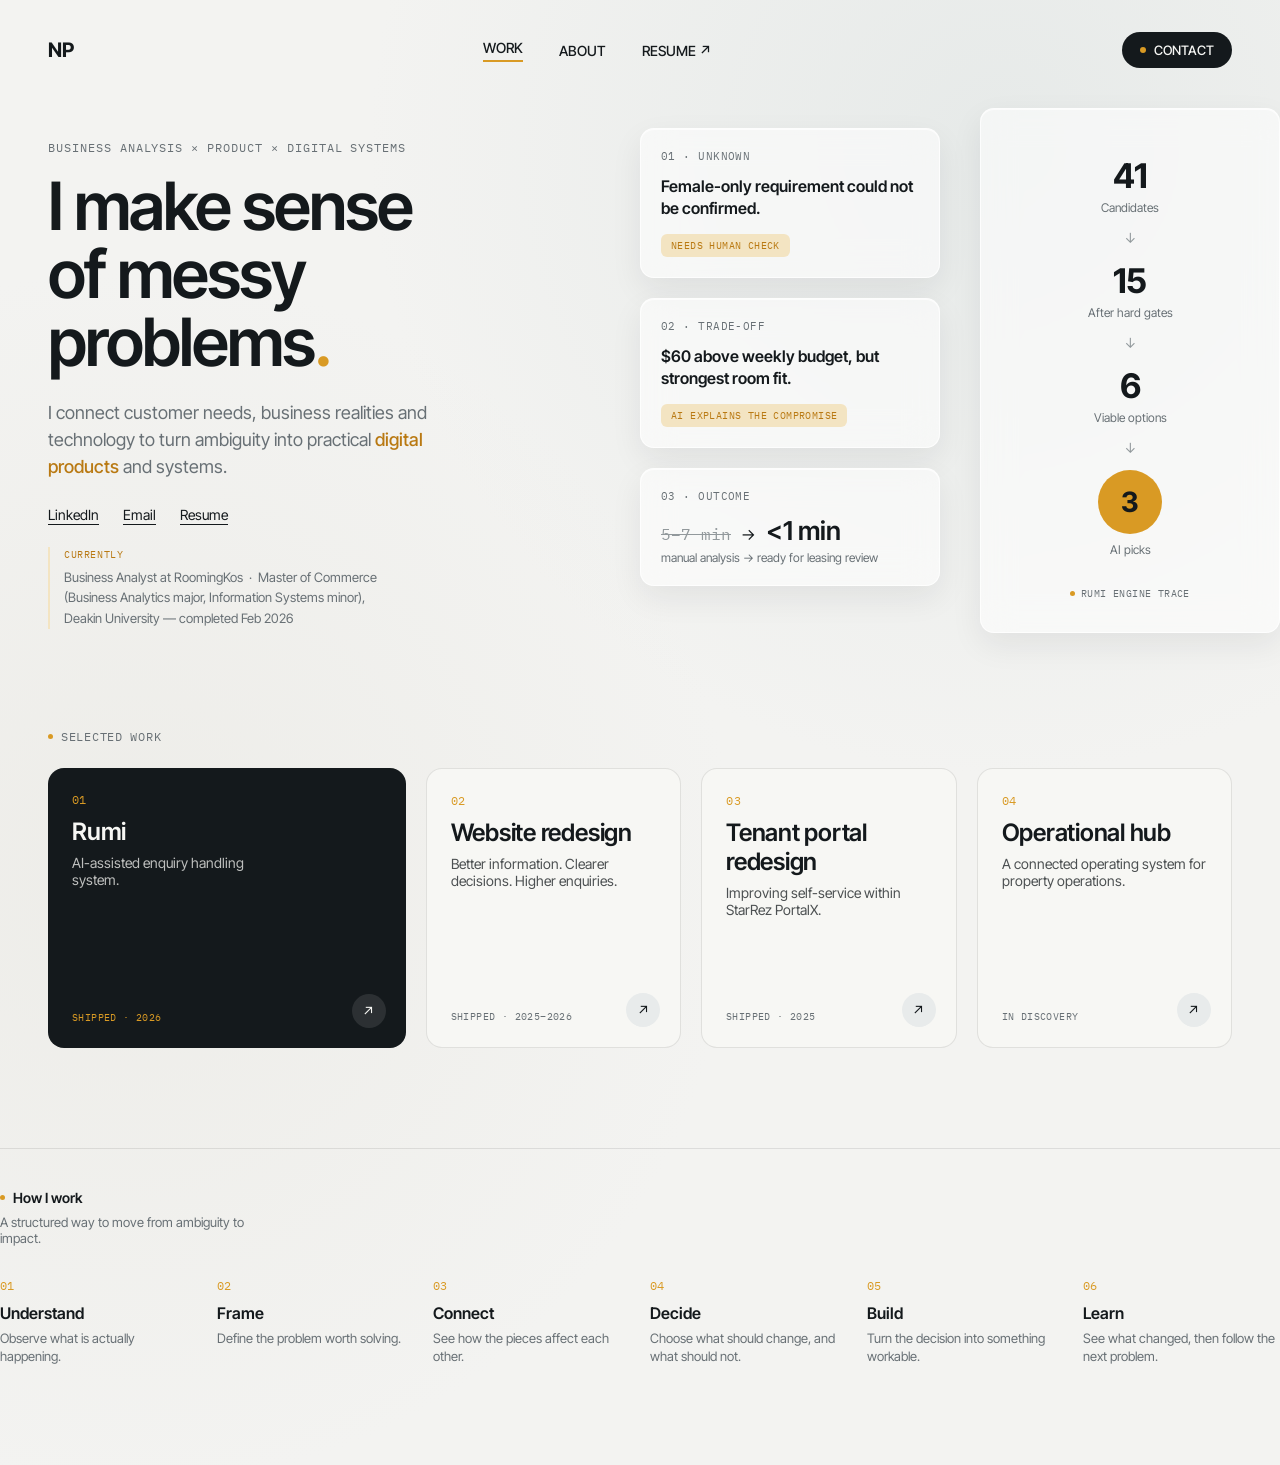
<file: uploads/homepage_v3.html>
<!DOCTYPE html>
<html lang="en">
<head>
<meta charset="UTF-8">
<title>Nicole Phan — Homepage v3</title>
<link rel="preconnect" href="https://fonts.googleapis.com">
<link href="https://fonts.googleapis.com/css2?family=Inter+Tight:wght@400;500;600;700&family=IBM+Plex+Mono:wght@400;500&display=swap" rel="stylesheet">
<style>
  :root{
    --canvas:#F3F3F1; --mist:#E8EBEB; --frost:#F7F7F4;
    --ink:#14191C; --slate:#687075; --muted:#92999C;
    --signal:#D99A24; --signal-deep:#B97912; --signal-pale:#F3E4C2; --signal-glow:rgba(217,154,36,.18);
    --hairline:rgba(20,25,28,.10);
    --glass-bg:rgba(255,255,255,.55); --glass-border:rgba(255,255,255,.75);
  }
  *{box-sizing:border-box; margin:0; padding:0;}
  body{
    background:
      radial-gradient(circle at 78% 10%, rgba(225,230,229,.70), transparent 38%),
      radial-gradient(circle at 10% 60%, rgba(235,234,229,.72), transparent 42%),
      var(--canvas);
    color:var(--ink); font-family:'Inter Tight', sans-serif;
  }
  .mono{font-family:'IBM Plex Mono', monospace;}
  a{color:inherit;}

  /* NAV */
  .nav{max-width:1360px; margin:0 auto; padding:32px 48px 0; display:flex; align-items:center; justify-content:space-between;}
  .logo{font-weight:700; font-size:20px; letter-spacing:-0.02em;}
  .nav-links{display:flex; align-items:center; gap:36px; font-size:14px; font-weight:500;}
  .nav-links a{text-decoration:none;}
  .nav-links .active{border-bottom:2px solid var(--signal); padding-bottom:4px;}
  .contact-pill{
    background:var(--ink); color:var(--frost); font-size:13px; font-weight:500;
    padding:10px 18px; border-radius:999px; text-decoration:none; display:flex; align-items:center; gap:8px;
  }
  .contact-pill .dot{width:6px; height:6px; border-radius:50%; background:var(--signal);}

  /* HERO */
  .hero{position:relative; max-width:1360px; margin:0 auto; padding:72px 48px 40px; min-height:600px;}
  .eyebrow{font-family:'IBM Plex Mono', monospace; font-size:12px; letter-spacing:0.08em; color:var(--slate); text-transform:uppercase;}
  .hero-h1{
    font-size:clamp(48px, 5.2vw, 76px); font-weight:600; letter-spacing:-0.03em; line-height:1.02;
    margin-top:18px; max-width:9ch; position:relative; z-index:2;
  }
  .hero-h1 .dot{color:var(--signal);}
  .hero-body{font-size:18px; color:var(--slate); max-width:42ch; margin-top:22px; line-height:1.5; position:relative; z-index:2;}
  .hero-body .hl{color:var(--signal-deep); font-weight:500;}
  .contact-row{margin-top:26px; display:flex; gap:24px; font-size:14px; position:relative; z-index:2;}
  .contact-row a{text-decoration:none; border-bottom:1px solid var(--ink); padding-bottom:1px;}

  .currently{
    margin-top:22px; max-width:44ch; font-size:13px; color:var(--slate); line-height:1.6;
    position:relative; z-index:2; padding-left:14px; border-left:2px solid var(--signal-pale);
  }
  .currently-label{
    font-family:'IBM Plex Mono', monospace; font-size:10px; letter-spacing:0.06em; text-transform:uppercase;
    color:var(--signal-deep); display:block; margin-bottom:4px;
  }
  .glass{
    background:var(--glass-bg); border:1px solid var(--glass-border);
    backdrop-filter:blur(16px); -webkit-backdrop-filter:blur(16px);
    box-shadow:0 12px 32px rgba(25,35,40,.07), inset 0 1px 0 rgba(255,255,255,.7);
    border-radius:14px;
  }

  .reason-stack{position:absolute; top:60px; right:340px; width:300px; z-index:2;}
  .rcard{padding:20px; margin-bottom:20px;}
  .rcard-top{display:flex; align-items:center; justify-content:space-between;}
  .rcard-num{font-family:'IBM Plex Mono', monospace; font-size:11px; color:var(--slate); letter-spacing:0.04em;}
  .rcard-title{font-size:16px; font-weight:600; margin-top:12px; line-height:1.4;}
  .rcard-chip{
    margin-top:14px; display:inline-block; font-family:'IBM Plex Mono', monospace; font-size:10px;
    letter-spacing:0.04em; text-transform:uppercase; background:var(--signal-pale); color:var(--signal-deep);
    padding:5px 10px; border-radius:6px;
  }
  .rcard.outcome .out-row{display:flex; align-items:baseline; gap:10px; margin-top:12px;}
  .rcard.outcome .from{font-family:'IBM Plex Mono', monospace; font-size:16px; color:var(--muted); text-decoration:line-through;}
  .rcard.outcome .to{font-size:26px; font-weight:600;}
  .rcard.outcome .sub{font-size:12px; color:var(--slate); margin-top:4px;}

  .trace-panel{
    position:absolute; top:40px; right:0; width:300px; padding:32px 24px; text-align:center; z-index:1;
  }
  .trace-step{padding:14px 0;}
  .trace-num{font-size:34px; font-weight:700; letter-spacing:-0.02em;}
  .trace-num.final{
    display:inline-flex; align-items:center; justify-content:center; width:64px; height:64px; border-radius:50%;
    background:var(--signal); color:var(--ink); font-size:28px;
  }
  .trace-label{font-size:12px; color:var(--slate); margin-top:4px;}
  .trace-arrow{color:var(--muted); font-size:14px;}
  .trace-footer{
    margin-top:16px; font-family:'IBM Plex Mono', monospace; font-size:10px; color:var(--slate);
    letter-spacing:0.04em; text-transform:uppercase; display:flex; align-items:center; justify-content:center; gap:6px;
  }
  .trace-footer .dot{width:5px; height:5px; border-radius:50%; background:var(--signal);}

  /* SELECTED WORK */
  .section{max-width:1360px; margin:0 auto; padding:60px 48px 0;}
  .section-label{
    font-family:'IBM Plex Mono', monospace; font-size:12px; letter-spacing:0.06em; text-transform:uppercase;
    color:var(--slate); display:flex; align-items:center; gap:8px;
  }
  .section-label .dot{width:5px; height:5px; border-radius:50%; background:var(--signal);}

  .grid{display:grid; grid-template-columns:1.4fr 1fr 1fr 1fr; gap:20px; margin-top:24px;}
  .proj{border-radius:16px; padding:24px; position:relative; min-height:280px; display:flex; flex-direction:column; justify-content:space-between;}
  .proj.dark{background:var(--ink); color:var(--frost);}
  .proj.light{background:var(--frost); border:1px solid var(--hairline);}
  .proj-num{font-family:'IBM Plex Mono', monospace; font-size:12px; color:var(--signal); letter-spacing:0.04em;}
  .proj-title{font-size:24px; font-weight:600; margin-top:10px; letter-spacing:-0.01em;}
  .proj-desc{font-size:14px; margin-top:8px; opacity:0.75; max-width:26ch;}
  .proj-status{
    display:inline-flex; align-items:center; gap:8px; font-family:'IBM Plex Mono', monospace; font-size:10px;
    letter-spacing:0.04em; text-transform:uppercase; margin-top:20px;
  }
  .proj.dark .proj-status{color:var(--signal);}
  .proj.light .proj-status{color:var(--slate);}
  .proj-open{
    position:absolute; bottom:20px; right:20px; width:34px; height:34px; border-radius:50%;
    display:flex; align-items:center; justify-content:center; font-size:14px;
  }
  .proj.dark .proj-open{background:rgba(255,255,255,.1); color:var(--frost);}
  .proj.light .proj-open{background:var(--mist); color:var(--ink);}

  /* HOW I WORK */
  .how{margin-top:100px; padding:40px 0 100px; border-top:1px solid var(--hairline);}
  .how-head{max-width:260px;}
  .how-title{font-size:14px; font-weight:600; display:flex; align-items:center; gap:8px;}
  .how-title .dot{width:5px; height:5px; border-radius:50%; background:var(--signal);}
  .how-sub{font-size:13px; color:var(--slate); margin-top:8px;}
  .how-grid{display:grid; grid-template-columns:repeat(6,1fr); gap:20px; margin-top:32px;}
  .how-num{font-family:'IBM Plex Mono', monospace; font-size:12px; color:var(--signal);}
  .how-step-title{font-size:16px; font-weight:600; margin-top:10px;}
  .how-step-desc{font-size:13px; color:var(--slate); margin-top:6px; line-height:1.4;}
</style>
</head>
<body>

<div class="nav">
  <div class="logo">NP</div>
  <div class="nav-links">
    <a class="active" href="#">WORK</a>
    <a href="#">ABOUT</a>
    <a href="#">RESUME ↗</a>
  </div>
  <a class="contact-pill" href="#"><span class="dot"></span>CONTACT</a>
</div>

<div class="hero">
  <div class="eyebrow">Business analysis × Product × Digital systems</div>
  <div class="hero-h1">I make sense of messy problems<span class="dot">.</span></div>
  <p class="hero-body">I connect customer needs, business realities and technology to turn ambiguity into practical <span class="hl">digital products</span> and systems.</p>
  <div class="contact-row">
    <a href="#">LinkedIn</a><a href="#">Email</a><a href="#">Resume</a>
  </div>

  <div class="currently">
    <span class="currently-label">Currently</span>
    Business Analyst at RoomingKos &nbsp;·&nbsp; Master of Commerce (Business Analytics major, Information Systems minor), Deakin University — completed Feb 2026
  </div>

  <div class="reason-stack">
    <div class="rcard glass">
      <div class="rcard-top"><div class="rcard-num">01 · UNKNOWN</div></div>
      <div class="rcard-title">Female-only requirement could not be confirmed.</div>
      <div class="rcard-chip">Needs human check</div>
    </div>
    <div class="rcard glass">
      <div class="rcard-top"><div class="rcard-num">02 · TRADE-OFF</div></div>
      <div class="rcard-title">$60 above weekly budget, but strongest room fit.</div>
      <div class="rcard-chip">AI explains the compromise</div>
    </div>
    <div class="rcard glass outcome">
      <div class="rcard-top"><div class="rcard-num">03 · OUTCOME</div></div>
      <div class="out-row"><span class="from">5–7 min</span><span>→</span><span class="to">&lt;1 min</span></div>
      <div class="sub">manual analysis → ready for leasing review</div>
    </div>
  </div>

  <div class="trace-panel glass">
    <div class="trace-step"><div class="trace-num">41</div><div class="trace-label">Candidates</div></div>
    <div class="trace-arrow">↓</div>
    <div class="trace-step"><div class="trace-num">15</div><div class="trace-label">After hard gates</div></div>
    <div class="trace-arrow">↓</div>
    <div class="trace-step"><div class="trace-num">6</div><div class="trace-label">Viable options</div></div>
    <div class="trace-arrow">↓</div>
    <div class="trace-step"><div class="trace-num final">3</div><div class="trace-label" style="margin-top:8px">AI picks</div></div>
    <div class="trace-footer"><span class="dot"></span>Rumi engine trace</div>
  </div>
</div>

<div class="section">
  <div class="section-label"><span class="dot"></span>Selected work</div>
  <div class="grid">
    <div class="proj dark">
      <div>
        <div class="proj-num">01</div>
        <div class="proj-title">Rumi</div>
        <div class="proj-desc">AI-assisted enquiry handling system.</div>
      </div>
      <div class="proj-status">Shipped · 2026</div>
      <div class="proj-open">↗</div>
    </div>
    <div class="proj light">
      <div>
        <div class="proj-num">02</div>
        <div class="proj-title">Website redesign</div>
        <div class="proj-desc">Better information. Clearer decisions. Higher enquiries.</div>
      </div>
      <div class="proj-status">Shipped · 2025–2026</div>
      <div class="proj-open">↗</div>
    </div>
    <div class="proj light">
      <div>
        <div class="proj-num">03</div>
        <div class="proj-title">Tenant portal redesign</div>
        <div class="proj-desc">Improving self-service within StarRez PortalX.</div>
      </div>
      <div class="proj-status">Shipped · 2025</div>
      <div class="proj-open">↗</div>
    </div>
    <div class="proj light">
      <div>
        <div class="proj-num">04</div>
        <div class="proj-title">Operational hub</div>
        <div class="proj-desc">A connected operating system for property operations.</div>
      </div>
      <div class="proj-status">In discovery</div>
      <div class="proj-open">↗</div>
    </div>
  </div>
</div>

<div class="section how">
  <div class="how-head">
    <div class="how-title"><span class="dot"></span>How I work</div>
    <div class="how-sub">A structured way to move from ambiguity to impact.</div>
  </div>
  <div class="how-grid">
    <div><div class="how-num">01</div><div class="how-step-title">Understand</div><div class="how-step-desc">Observe what is actually happening.</div></div>
    <div><div class="how-num">02</div><div class="how-step-title">Frame</div><div class="how-step-desc">Define the problem worth solving.</div></div>
    <div><div class="how-num">03</div><div class="how-step-title">Connect</div><div class="how-step-desc">See how the pieces affect each other.</div></div>
    <div><div class="how-num">04</div><div class="how-step-title">Decide</div><div class="how-step-desc">Choose what should change, and what should not.</div></div>
    <div><div class="how-num">05</div><div class="how-step-title">Build</div><div class="how-step-desc">Turn the decision into something workable.</div></div>
    <div><div class="how-num">06</div><div class="how-step-title">Learn</div><div class="how-step-desc">See what changed, then follow the next problem.</div></div>
  </div>
</div>

</body>
</html>
</file>
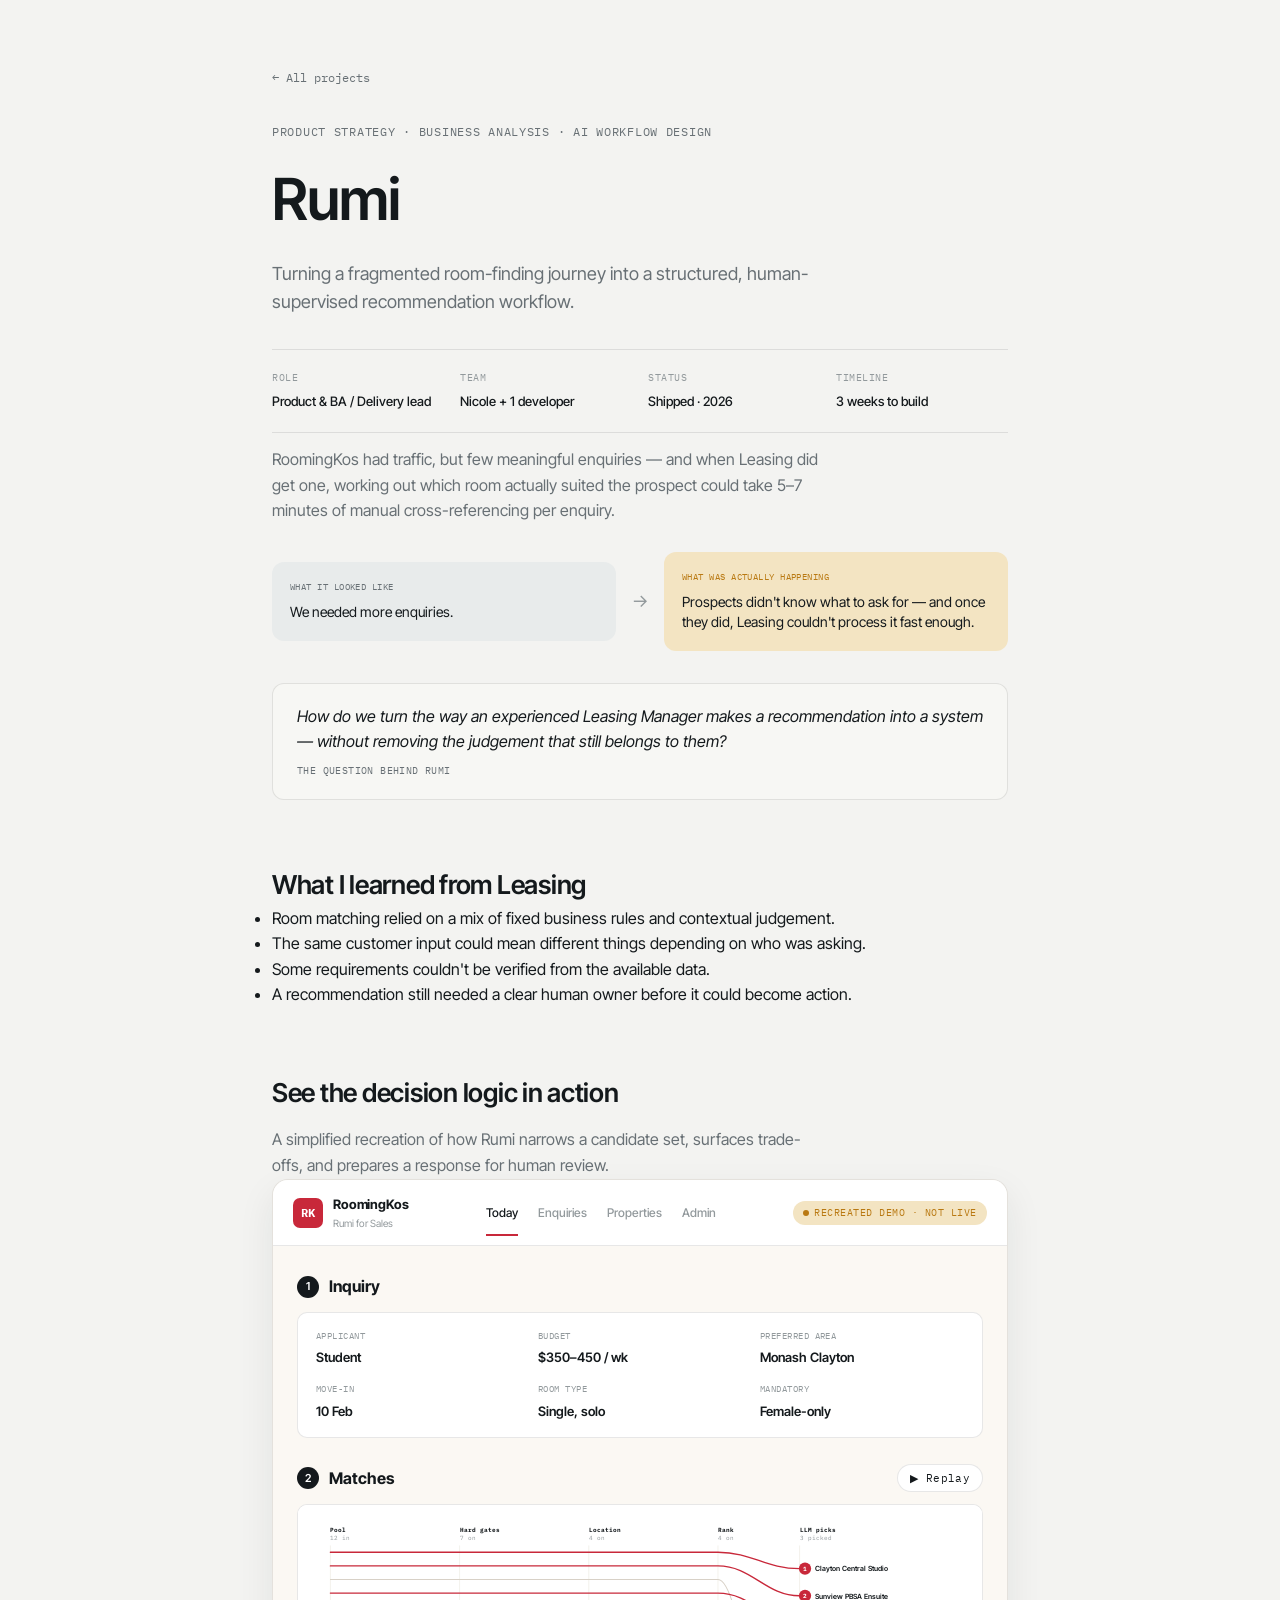
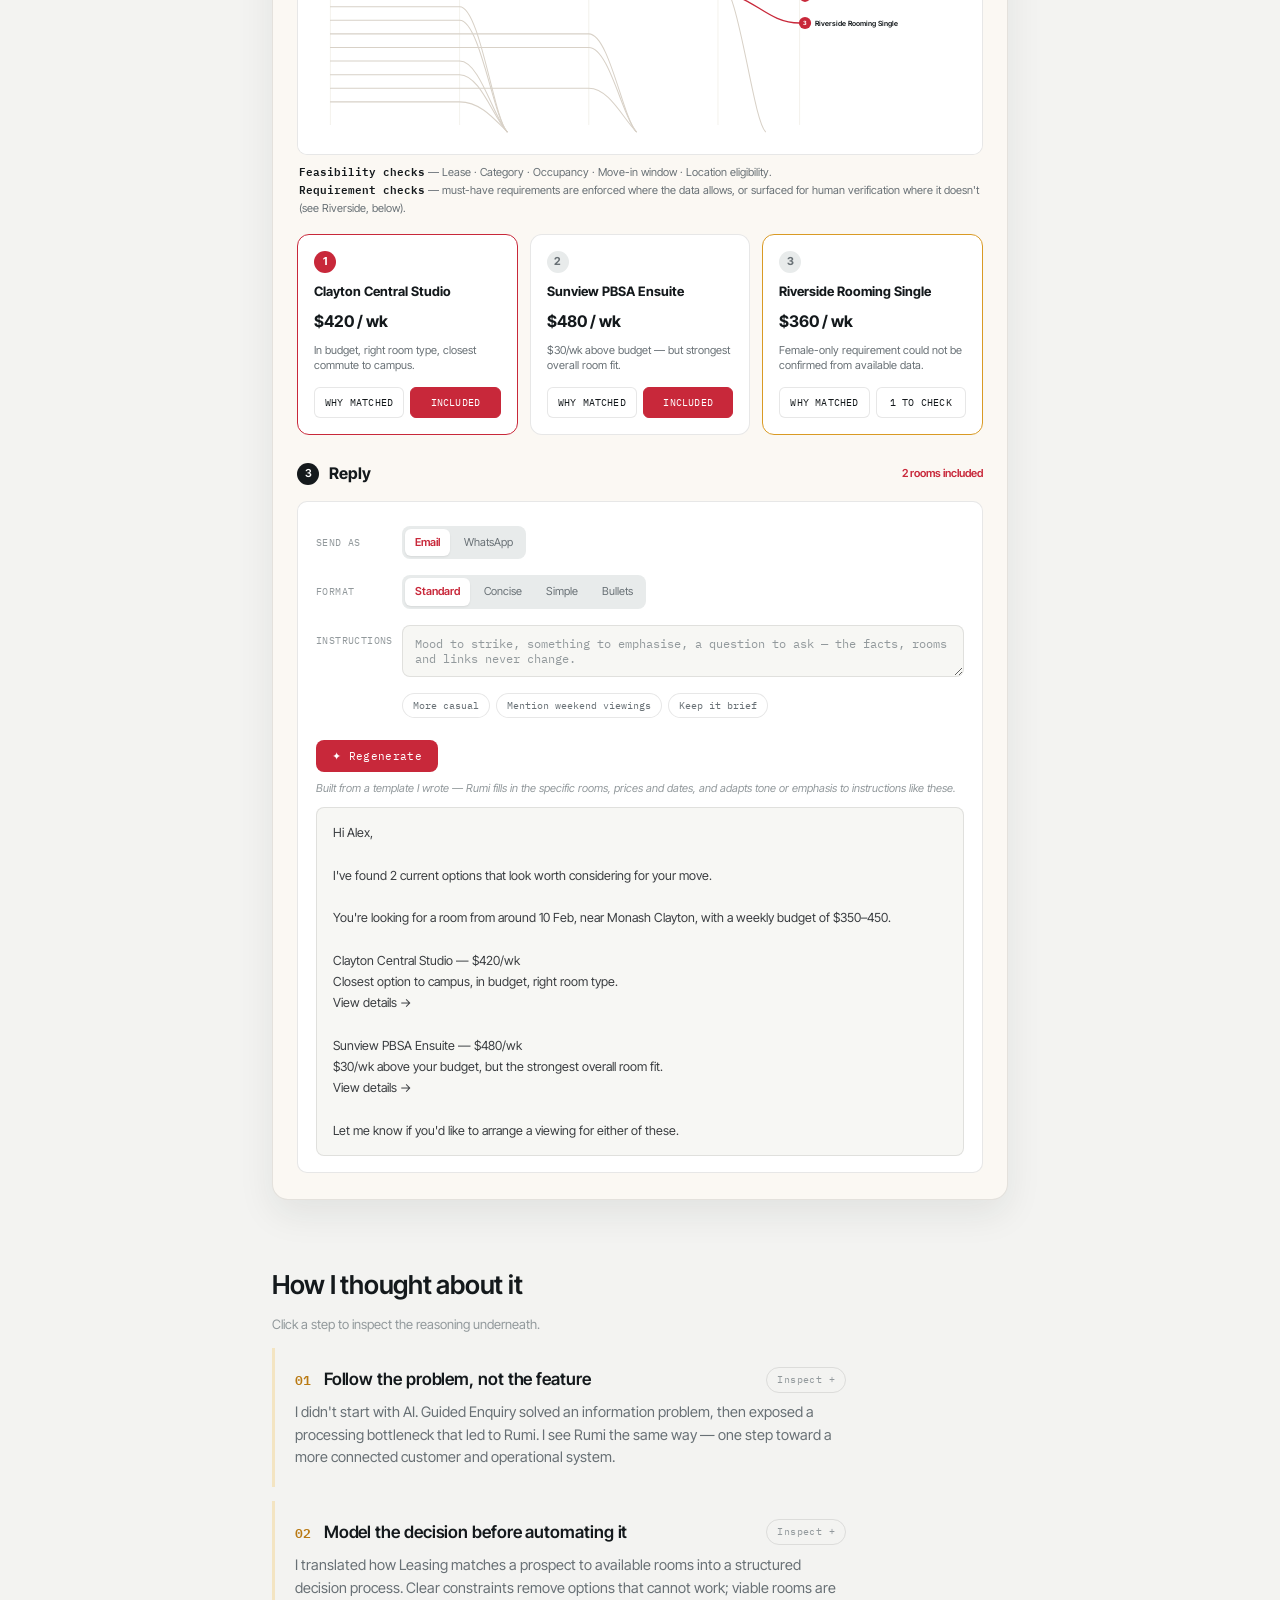
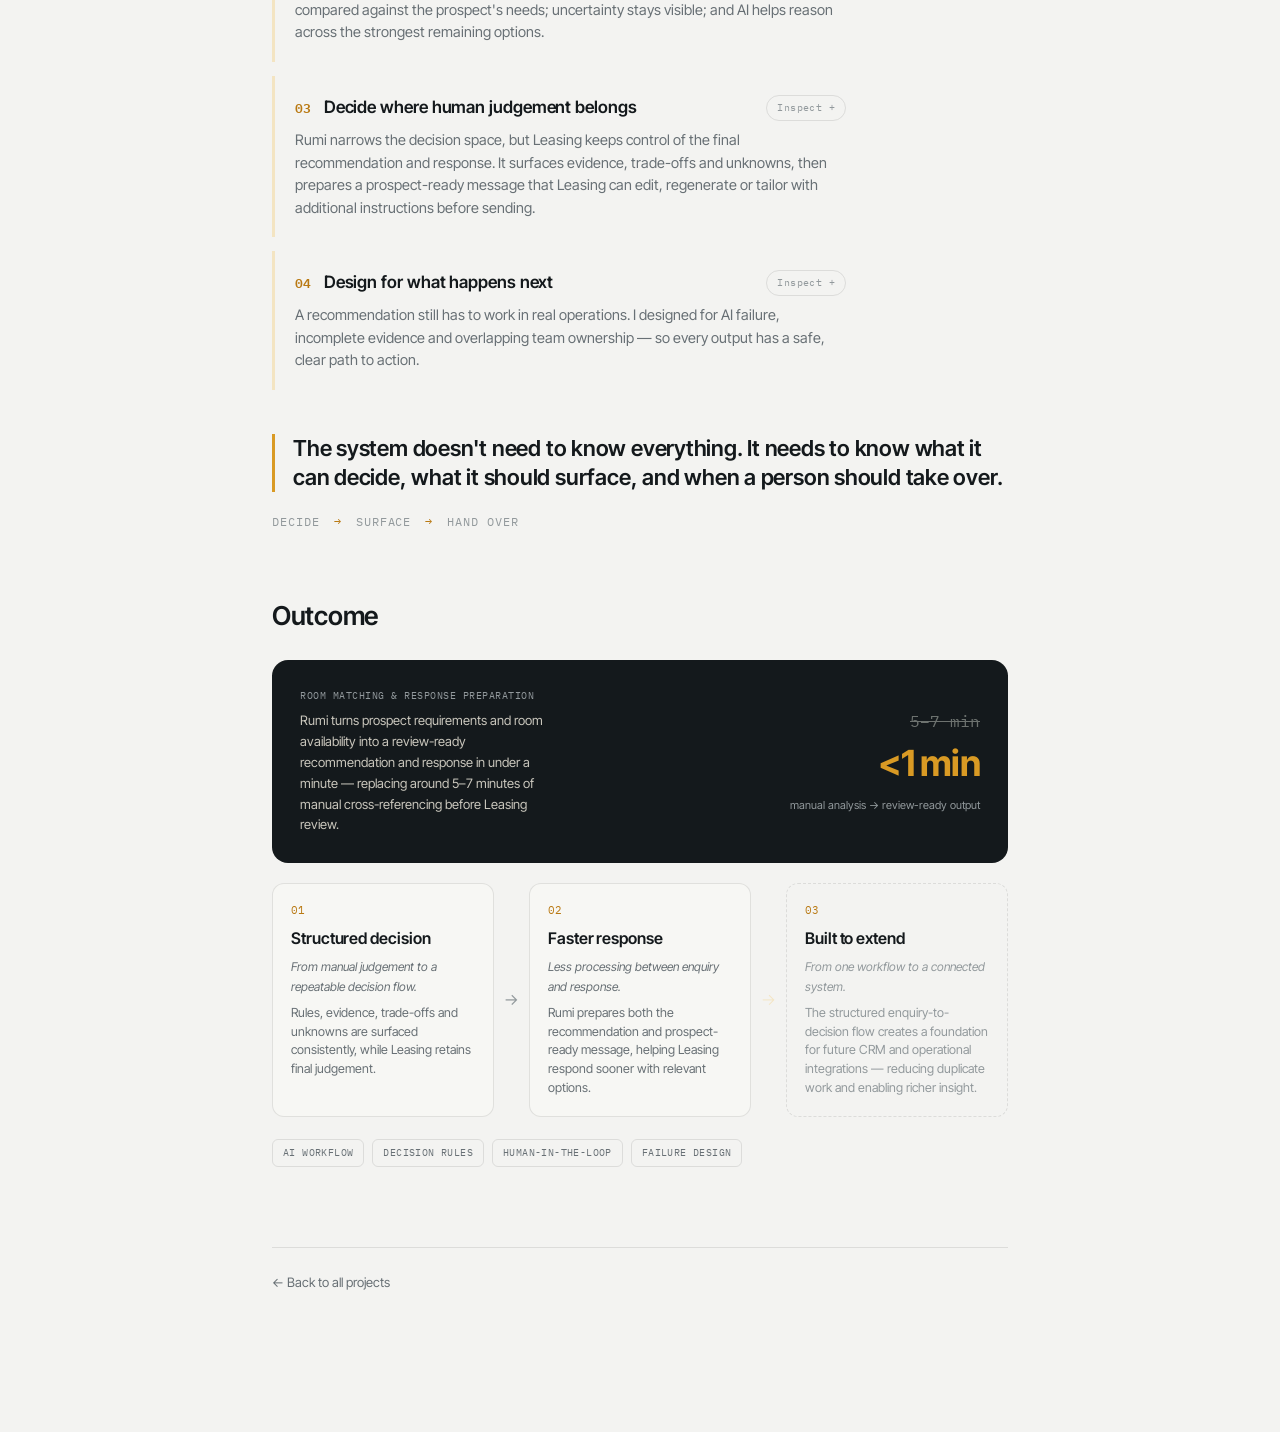
<file: uploads/rumi-ai-enquiry-engine-case-study.html>
<!DOCTYPE html>
<html lang="en">
<head>
<meta charset="UTF-8">
<title>Rumi — Case Study</title>
<link rel="preconnect" href="https://fonts.googleapis.com">
<link href="https://fonts.googleapis.com/css2?family=Inter+Tight:wght@400;500;600;700&family=IBM+Plex+Mono:wght@400;500&display=swap" rel="stylesheet">
<style>
  :root{
    --canvas:#F3F3F1; --mist:#E8EBEB; --frost:#F7F7F4;
    --ink:#14191C; --slate:#687075; --muted:#92999C;
    --signal:#D99A24; --signal-deep:#B97912; --signal-pale:#F3E4C2;
    --hairline:rgba(20,25,28,.10);
    --glass-bg:rgba(255,255,255,.55); --glass-border:rgba(255,255,255,.75);
    --drop:#C7C2B8; --ok:#5C8A6E; --ok-bg:#E4EEE7;
  }
  *{box-sizing:border-box; margin:0; padding:0;}
  body{background:var(--canvas); color:var(--ink); font-family:'Inter Tight', sans-serif; line-height:1.6;}
  .mono{font-family:'IBM Plex Mono', monospace;}
  a{color:inherit;}

  .wrap{max-width:800px; margin:0 auto; padding:64px 32px 140px;}
  .back{font-family:'IBM Plex Mono', monospace; font-size:12px; color:var(--slate); text-decoration:none;}
  .eyebrow{font-family:'IBM Plex Mono', monospace; font-size:12px; letter-spacing:0.06em; color:var(--slate); margin-top:32px; text-transform:uppercase;}
  .h1{font-size:clamp(40px,6vw,58px); font-weight:600; letter-spacing:-0.02em; margin-top:12px;}
  .sub{font-size:18px; color:var(--slate); margin-top:14px; max-width:56ch;}
  .meta{margin-top:32px; display:grid; grid-template-columns:repeat(4,1fr); gap:16px; padding:20px 0; border-top:1px solid var(--hairline); border-bottom:1px solid var(--hairline);}
  .meta-label{font-family:'IBM Plex Mono', monospace; font-size:10px; letter-spacing:0.05em; text-transform:uppercase; color:var(--muted);}
  .meta-val{font-size:13px; margin-top:5px; font-weight:500;}

  .h2{font-size:26px; font-weight:600; letter-spacing:-0.01em; margin-top:64px;}
  .p{font-size:16px; color:var(--slate); margin-top:14px; max-width:62ch;}

  .surface-root{margin-top:28px; display:grid; grid-template-columns:1fr 28px 1fr; align-items:center; gap:10px;}
  .sr-box{padding:18px; border-radius:12px;}
  .sr-box.left{background:var(--mist);}
  .sr-box.right{background:var(--signal-pale);}
  .sr-tag{font-family:'IBM Plex Mono', monospace; font-size:9px; letter-spacing:0.05em; text-transform:uppercase; color:var(--slate);}
  .sr-box.right .sr-tag{color:var(--signal-deep);}
  .sr-text{font-size:14px; margin-top:8px; line-height:1.45;}
  .sr-arrow{font-size:18px; color:var(--muted); text-align:center;}

  .quote-block{margin:32px 0; padding:20px 24px; background:var(--frost); border:1px solid var(--hairline); border-radius:12px; font-size:16px; font-style:italic;}
  .quote-block .attr{font-family:'IBM Plex Mono', monospace; font-style:normal; font-size:10px; color:var(--slate); margin-top:8px; text-transform:uppercase; letter-spacing:0.04em;}

  /* ===== INTERACTIVE DEMO ===== */
  .demo{
    margin-top:24px; border-radius:20px; background:var(--glass-bg); border:1px solid var(--glass-border);
    backdrop-filter:blur(16px); -webkit-backdrop-filter:blur(16px); padding:28px; box-shadow:0 14px 36px rgba(25,35,40,.08);
  }
  .demo-flag{
    display:inline-flex; align-items:center; gap:6px; font-family:'IBM Plex Mono', monospace; font-size:10px;
    letter-spacing:0.05em; text-transform:uppercase; color:var(--signal-deep); background:var(--signal-pale);
    padding:5px 10px; border-radius:6px;
  }
  .persona{
    margin-top:16px; padding:14px 16px; background:rgba(255,255,255,.5); border-radius:10px; border:1px solid var(--hairline);
    font-size:13px; color:var(--slate); display:flex; flex-wrap:wrap; gap:14px;
  }
  .persona b{color:var(--ink); font-weight:500;}
  .step-head{margin-top:22px; display:flex; align-items:baseline; justify-content:space-between; gap:16px;}
  .step-title{font-size:18px; font-weight:600;}
  .step-count{font-family:'IBM Plex Mono', monospace; font-size:11px; color:var(--muted);}
  .step-caption{font-size:14px; color:var(--slate); margin-top:6px; min-height:38px;}

  .room-grid{margin-top:18px; display:grid; grid-template-columns:repeat(4,1fr); gap:10px;}
  .room{
    padding:10px; border-radius:8px; background:#fff; border:1px solid var(--hairline);
    font-size:11px; transition:opacity .35s, transform .35s, background .35s;
  }
  .room .rn{font-weight:600; font-size:12px;}
  .room .rd{color:var(--slate); margin-top:3px; font-size:10px;}
  .room.dropped{opacity:0.28; background:transparent; text-decoration:line-through; transform:scale(0.97);}
  .room.flag{border-color:var(--signal); background:var(--signal-pale);}
  .room.pick{border-color:var(--ok); background:var(--ok-bg);}

  .final-cards{margin-top:18px; display:grid; grid-template-columns:repeat(3,1fr); gap:12px;}
  .fcard{padding:16px; border-radius:12px; background:#fff; border:1px solid var(--hairline);}
  .fcard.best{border-color:var(--ok);}
  .fcard.trade{border-color:var(--slate);}
  .fcard.flagcard{border-color:var(--signal);}
  .fcard-tag{font-family:'IBM Plex Mono', monospace; font-size:9px; letter-spacing:0.04em; text-transform:uppercase;}
  .fcard.best .fcard-tag{color:var(--ok);}
  .fcard.trade .fcard-tag{color:var(--slate);}
  .fcard.flagcard .fcard-tag{color:var(--signal-deep);}
  .fcard-title{font-size:14px; font-weight:600; margin-top:6px;}
  .fcard-why{font-size:12px; color:var(--slate); margin-top:6px; line-height:1.4;}

  .controls{margin-top:22px; display:flex; align-items:center; justify-content:space-between;}
  .dots{display:flex; gap:6px;}
  .dot{width:6px; height:6px; border-radius:50%; background:var(--hairline);}
  .dot.active{background:var(--signal);}
  .btns{display:flex; gap:8px;}
  .btn{
    font-family:'IBM Plex Mono', monospace; font-size:12px; letter-spacing:0.03em; text-transform:uppercase;
    padding:9px 16px; border-radius:8px; border:1px solid var(--ink); background:var(--ink); color:var(--frost);
    cursor:pointer;
  }
  .btn.ghost{background:transparent; color:var(--ink); border-color:var(--hairline);}
  .btn:disabled{opacity:0.35; cursor:default;}

  /* ===== PRODUCT-STYLE RESKIN (recreated UI, not live) ===== */
  .app-frame{
    border-radius:16px; overflow:hidden; border:1px solid var(--hairline);
    background:#FBF8F3; box-shadow:0 14px 36px rgba(25,35,40,.08);
  }
  .app-topbar{
    display:flex; align-items:center; justify-content:space-between; padding:14px 20px;
    background:#fff; border-bottom:1px solid var(--hairline);
  }
  .app-brand{display:flex; align-items:center; gap:10px;}
  .app-logo{
    width:30px; height:30px; border-radius:7px; background:#C8283A; color:#fff;
    display:flex; align-items:center; justify-content:center; font-weight:700; font-size:12px;
    font-family:'IBM Plex Mono', monospace;
  }
  .app-brand-text .n1{font-size:13px; font-weight:700; letter-spacing:-0.01em;}
  .app-brand-text .n2{font-size:10px; color:var(--muted); margin-top:1px;}
  .app-nav{display:flex; align-items:center; gap:20px; font-size:12px; color:var(--muted); font-weight:500;}
  .app-nav .on{color:var(--ink); position:relative;}
  .app-nav .on::after{content:''; position:absolute; left:0; right:0; bottom:-14px; height:2px; background:#C8283A;}
  .app-demo-badge{
    font-family:'IBM Plex Mono', monospace; font-size:10px; letter-spacing:0.05em; color:var(--signal-deep);
    background:var(--signal-pale); padding:4px 10px; border-radius:20px; display:flex; align-items:center; gap:5px;
  }
  .app-demo-badge .d{width:6px; height:6px; border-radius:50%; background:var(--signal-deep);}

  .app-body{padding:22px 24px 26px;}
  .app-sec-head{display:flex; align-items:center; gap:10px; margin-top:6px;}
  .app-sec-num{
    width:22px; height:22px; border-radius:50%; background:var(--ink); color:#fff; font-size:11px; font-weight:600;
    display:flex; align-items:center; justify-content:center; flex-shrink:0;
  }
  .app-sec-title{font-size:16px; font-weight:700;}
  .app-sec-sub{font-size:11px; color:#C8283A; font-weight:600; margin-left:auto;}

  .inq-grid{
    margin-top:12px; display:grid; grid-template-columns:repeat(3,1fr); gap:14px 18px;
    padding:16px 18px; background:#fff; border:1px solid var(--hairline); border-radius:10px;
  }
  .inq-label{font-family:'IBM Plex Mono', monospace; font-size:9px; letter-spacing:0.05em; color:var(--muted); text-transform:uppercase;}
  .inq-val{font-size:13px; font-weight:600; margin-top:4px;}

  .reason-box{
    margin-top:16px; padding:14px 16px; background:#fff; border-left:3px solid #C8283A;
    border-radius:0 8px 8px 0; font-size:13px; line-height:1.55; color:#3A3D40; min-height:44px;
  }

  .pcard-grid{margin-top:14px; display:grid; grid-template-columns:repeat(4,1fr); gap:10px;}
  .pcard-room{
    padding:12px; border-radius:10px; background:#fff; border:1px solid var(--hairline); font-size:11px;
    transition:opacity .35s, transform .35s, border-color .35s;
  }
  .pcard-room .badge{
    width:18px; height:18px; border-radius:50%; background:var(--mist); color:var(--slate); font-size:10px; font-weight:700;
    display:flex; align-items:center; justify-content:center; margin-bottom:6px;
  }
  .pcard-room.top .badge{background:#C8283A; color:#fff;}
  .pcard-room .rn{font-weight:700; font-size:11.5px;}
  .pcard-room .rd{color:var(--slate); font-size:9.5px; margin-top:2px;}
  .pcard-room .rp{font-weight:700; font-size:14px; margin-top:6px;}
  .pcard-room .rp span{font-weight:400; font-size:9px; color:var(--muted);}
  .pcard-room.dropped{opacity:0.25; transform:scale(0.96); text-decoration:line-through;}
  .pcard-room.flag{border-color:var(--signal);}
  .pcard-room.pick{border-color:#C8283A;}

  .final-app-cards{margin-top:14px; display:grid; grid-template-columns:repeat(3,1fr); gap:12px;}
  .facard{padding:16px; border-radius:12px; background:#fff; border:1.5px solid var(--hairline);}
  .facard.best{border-color:#C8283A;}
  .facard.flagcard{border-color:var(--signal);}
  .fa-badge{
    width:22px; height:22px; border-radius:50%; background:var(--mist); color:var(--slate); font-size:11px; font-weight:700;
    display:flex; align-items:center; justify-content:center; margin-bottom:8px;
  }
  .facard.best .fa-badge{background:#C8283A; color:#fff;}
  .fa-title{font-size:13px; font-weight:700;}
  .fa-sub{font-size:10.5px; color:var(--slate); margin-top:2px;}
  .fa-price{font-size:16px; font-weight:700; margin-top:8px;}
  .fa-why{font-size:11px; color:var(--slate); margin-top:8px; line-height:1.4; min-height:34px;}
  .fa-btns{margin-top:10px; display:flex; gap:6px;}
  .fa-btn{
    flex:1; font-family:'IBM Plex Mono', monospace; font-size:9.5px; letter-spacing:0.02em; text-transform:uppercase;
    padding:7px 4px; border-radius:6px; border:1px solid var(--hairline); text-align:center; background:#fff; color:var(--ink);
  }
  .fa-btn.included{background:#C8283A; color:#fff; border-color:#C8283A;}

  .app-controls{margin-top:20px; padding-top:16px; border-top:1px solid var(--hairline); display:flex; align-items:center; justify-content:space-between;}
  .replay-btn{
    margin-left:auto; font-family:'IBM Plex Mono', monospace; font-size:10.5px; letter-spacing:0.03em;
    padding:6px 12px; border-radius:20px; border:1px solid var(--hairline); background:#fff; color:var(--ink); cursor:pointer;
  }
  .replay-btn:hover{border-color:#C8283A; color:#C8283A;}

  .flow-wrap{margin-top:12px; padding:16px 12px 8px; background:#fff; border:1px solid var(--hairline); border-radius:10px; overflow-x:auto;}
  #flowSvg{width:100%; min-width:680px; display:block;}
  .flow-col-label{font-family:'IBM Plex Mono', monospace; font-size:9.5px; font-weight:700; fill:var(--ink);}
  .flow-col-count{font-family:'IBM Plex Mono', monospace; font-size:8.5px; fill:var(--muted);}
  .flow-pick-label{font-family:'Inter Tight', sans-serif; font-size:10.5px; font-weight:600; fill:var(--ink);}
  .flow-pick-num{font-family:'IBM Plex Mono', monospace; font-size:9px; font-weight:700; fill:#fff;}

  .flow-legend{
    margin-top:8px; font-size:11px; color:var(--slate); line-height:1.6; padding:0 2px;
  }
  .fl-term{font-family:'IBM Plex Mono', monospace; font-weight:600; color:var(--ink); font-size:10.5px;}

  .final-app-cards{margin-top:16px; display:grid; grid-template-columns:repeat(3,1fr); gap:12px;}
  .fa-toggle{
    flex:1; font-family:'IBM Plex Mono', monospace; font-size:9.5px; letter-spacing:0.02em; text-transform:uppercase;
    padding:7px 4px; border-radius:6px; border:1px solid var(--hairline); text-align:center; background:#fff; color:var(--ink); cursor:pointer;
  }
  .fa-toggle.on{background:#C8283A; color:#fff; border-color:#C8283A;}

  .reply-panel{margin-top:14px; padding:16px 18px; background:#fff; border:1px solid var(--hairline); border-radius:10px;}
  .reply-row{display:flex; align-items:center; gap:16px; padding:8px 0;}
  .reply-label{font-family:'IBM Plex Mono', monospace; font-size:10px; letter-spacing:0.04em; color:var(--muted); width:70px; flex-shrink:0;}
  .pill-toggle{display:flex; gap:4px; background:var(--mist); padding:3px; border-radius:8px;}
  .pill-toggle span{font-size:11px; padding:5px 10px; border-radius:6px; color:var(--slate);}
  .pill-toggle span.on{background:#fff; color:#C8283A; font-weight:600; box-shadow:0 1px 2px rgba(0,0,0,.08);}
  .reply-note{font-size:11px; color:var(--muted); margin-top:8px; font-style:italic;}
  .instr-box{
    width:100%; min-height:52px; padding:10px 12px; font-family:'IBM Plex Mono', monospace; font-size:11.5px;
    color:var(--ink); background:var(--frost); border:1px solid var(--hairline); border-radius:8px; resize:vertical;
  }
  .instr-box::placeholder{color:var(--muted);}
  .chip-row{margin-top:8px; display:flex; gap:6px; flex-wrap:wrap;}
  .instr-chip{
    font-family:'IBM Plex Mono', monospace; font-size:10px; padding:5px 10px; border-radius:20px;
    border:1px solid var(--hairline); background:#fff; color:var(--slate); cursor:pointer;
  }
  .instr-chip:hover{border-color:#C8283A; color:#C8283A;}
  .regen-btn{
    margin-top:14px; font-family:'IBM Plex Mono', monospace; font-size:11px; letter-spacing:0.03em;
    padding:9px 16px; border-radius:8px; border:none; background:#C8283A; color:#fff; cursor:pointer;
  }
  .regen-btn:hover{background:#A81F2E;}
  .regen-btn:active{transform:scale(0.98);}
  .applied-tag{
    margin-top:12px; font-family:'IBM Plex Mono', monospace; font-size:10px; color:#C8283A; background:var(--signal-pale);
    display:inline-block; padding:5px 10px; border-radius:6px;
  }
  .reply-msg{
    margin-top:10px; padding:14px 16px; background:var(--frost); border:1px solid var(--hairline); border-radius:8px;
    font-size:12.5px; line-height:1.7; color:#3A3D40; white-space:pre-wrap;
  }

  .evidence{margin-top:20px;}
  .evidence-label{font-family:'IBM Plex Mono', monospace; font-size:10px; letter-spacing:0.05em; text-transform:uppercase; color:var(--slate);}
  .evidence-frame{margin-top:8px; border-radius:12px; overflow:hidden; border:1px solid var(--hairline);}
  .evidence-frame img{width:100%; display:block;}

  .principles{margin-top:24px; display:grid; grid-template-columns:1fr 1fr; gap:14px;}
  .pcard{padding:16px; background:var(--frost); border:1px solid var(--hairline); border-radius:12px;}
  .pcard-num{font-family:'IBM Plex Mono', monospace; font-size:9px; color:var(--signal-deep); letter-spacing:0.04em; text-transform:uppercase;}
  .pcard-text{font-size:14px; margin-top:6px; font-weight:500; line-height:1.4;}

  .principle-block{margin-top:14px; padding:18px 20px; border-left:3px solid var(--signal-pale); max-width:66ch; border-radius:0 10px 10px 0; transition:background .25s;}
  .principle-block:hover{background:rgba(255,255,255,.5);}
  .pb-header{display:flex; align-items:center; justify-content:space-between; cursor:pointer;}
  .pb-num{font-size:17px; font-weight:600; letter-spacing:-0.005em; color:var(--ink);}
  .pb-idx{font-family:'IBM Plex Mono', monospace; font-size:13px; color:var(--signal-deep); letter-spacing:0.03em; margin-right:8px;}
  .pb-toggle{
    font-family:'IBM Plex Mono', monospace; font-size:10px; letter-spacing:0.04em; color:var(--muted);
    border:1px solid var(--hairline); padding:4px 10px; border-radius:20px; transition:all .2s; flex-shrink:0;
  }
  .principle-block:hover .pb-toggle{border-color:var(--signal-deep); color:var(--signal-deep);}
  .principle-block.open .pb-toggle{background:var(--ink); color:#fff; border-color:var(--ink);}
  .pb-desc{font-size:14.5px; color:var(--slate); margin-top:8px; line-height:1.55;}
  .pb-expand{
    max-height:0; overflow:hidden; opacity:0; transition:max-height .4s ease, opacity .3s ease, margin-top .3s ease;
  }
  .principle-block.open .pb-expand{max-height:260px; opacity:1; margin-top:16px;}

  .chain{display:flex; flex-wrap:wrap; align-items:center; gap:6px 2px;}
  .chain-node{
    font-family:'IBM Plex Mono', monospace; font-size:10.5px; padding:6px 10px; border-radius:6px;
    background:#fff; border:1px solid var(--hairline); color:var(--ink);
  }
  .chain-node.muted{color:var(--slate); background:var(--mist);}
  .chain-node.signal{background:var(--ink); color:var(--signal); border-color:var(--ink); font-weight:600;}
  .chain-arrow{color:var(--muted); font-size:11px;}

  .mini-grid{display:grid; grid-template-columns:repeat(3,1fr); gap:10px;}
  .mini-card{padding:12px; background:#fff; border:1px solid var(--hairline); border-radius:8px;}
  .mini-card.signal-card{border-color:var(--signal);}
  .mini-tag{font-family:'IBM Plex Mono', monospace; font-size:9px; letter-spacing:0.03em; text-transform:uppercase; color:var(--signal-deep); font-weight:600;}
  .mini-text{font-size:12px; color:var(--slate); margin-top:6px; line-height:1.4;}

  .seq{display:flex; flex-direction:column; align-items:flex-start;}
  .seq-step{
    font-family:'IBM Plex Mono', monospace; font-size:11.5px; padding:7px 12px; border-radius:6px;
    background:#fff; border:1px solid var(--hairline); color:var(--ink); opacity:0; transform:translateY(4px);
  }
  .principle-block.open .seq-step{animation:seqIn .35s ease forwards;}
  .principle-block.open .seq-step[data-s="0"]{animation-delay:.05s;}
  .principle-block.open .seq-step.checking{animation-delay:.4s;}
  .principle-block.open .seq-step.warn{animation-delay:1.3s;}
  .principle-block.open .seq-step[data-s="3"]{animation-delay:1.7s;}
  .principle-block.open .seq-step[data-s="4"]{animation-delay:2.05s;}
  @keyframes seqIn{to{opacity:1; transform:translateY(0);}}
  .seq-step.warn{background:var(--signal-pale); border-color:var(--signal); color:var(--signal-deep); font-weight:600;}
  .seq-arrow{color:var(--muted); font-size:11px; padding:2px 0 2px 14px;}
  .dots span{opacity:0; animation:dotBlink 1.1s infinite;}
  .dots span:nth-child(2){animation-delay:.2s;} .dots span:nth-child(3){animation-delay:.4s;}
  @keyframes dotBlink{0%,100%{opacity:0;} 50%{opacity:1;}}

  .what-if-tabs{display:flex; gap:6px;}
  .wi-tab{
    font-family:'IBM Plex Mono', monospace; font-size:9.5px; letter-spacing:0.03em; padding:6px 10px;
    border-radius:6px; border:1px solid var(--hairline); background:#fff; color:var(--slate); cursor:pointer;
  }
  .wi-tab.on{background:var(--ink); color:#fff; border-color:var(--ink);}
  .wi-flow{margin-top:12px; display:flex; align-items:center; gap:8px; flex-wrap:wrap;}

  .chain-node.dim{opacity:0.55; font-style:italic;}
  .next-row{margin-top:18px; padding-top:14px; border-top:1px dashed var(--hairline);}
  .next-tag{font-family:'IBM Plex Mono', monospace; font-size:9px; letter-spacing:0.04em; text-transform:uppercase; color:var(--muted);}
  .next-caption{font-size:11px; color:var(--muted); margin-top:8px; font-style:italic;}

  .prospect-strip{
    font-size:12.5px; padding:10px 14px; background:var(--mist); border-radius:8px; color:var(--ink);
  }
  .ps-tag{font-family:'IBM Plex Mono', monospace; font-size:9px; letter-spacing:0.04em; text-transform:uppercase; color:var(--slate); margin-right:8px;}
  .stage-tabs{display:flex; gap:6px; margin-top:14px; flex-wrap:wrap;}
  .stage-tab{
    font-family:'IBM Plex Mono', monospace; font-size:10px; letter-spacing:0.02em; padding:7px 11px;
    border-radius:20px; border:1px solid var(--hairline); background:#fff; color:var(--slate); cursor:pointer;
  }
  .stage-tab.on{background:var(--ink); color:#fff; border-color:var(--ink);}
  .stage-body{margin-top:14px; padding:14px 16px; background:#fff; border:1px solid var(--hairline); border-radius:8px; min-height:70px;}
  .sb-q{font-size:13px; font-weight:600; color:var(--ink);}
  .sb-row{display:flex; gap:16px; margin-top:10px; flex-wrap:wrap;}
  .sb-item{font-family:'IBM Plex Mono', monospace; font-size:11px; color:var(--slate);}
  .sb-item b{color:var(--ink);}
  .sb-result{
    margin-top:10px; display:inline-block; font-family:'IBM Plex Mono', monospace; font-size:10px; letter-spacing:0.03em;
    text-transform:uppercase; padding:5px 10px; border-radius:6px; background:var(--signal-pale); color:var(--signal-deep); font-weight:600;
  }
  .sb-note{font-size:11px; color:var(--muted); margin-top:8px; font-style:italic;}
  .stage-legend{margin-top:12px; display:flex; gap:16px; flex-wrap:wrap;}
  .sl-item{font-family:'IBM Plex Mono', monospace; font-size:10.5px; color:var(--slate);}
  .sl-item b{color:var(--ink);}

  .control-flow{display:flex; flex-direction:column; align-items:flex-start;}
  .cf-step{padding:10px 14px; background:#fff; border:1px solid var(--hairline); border-radius:8px;}
  .cf-step.highlight{border-color:var(--signal); background:var(--signal-pale);}
  .cf-step.final{background:var(--ink); border-color:var(--ink);}
  .cf-step.final .cf-title{color:#fff;}
  .cf-title{font-size:12.5px; font-weight:600; color:var(--ink);}
  .cf-step.highlight .cf-title{color:var(--signal-deep);}
  .cf-sub{font-family:'IBM Plex Mono', monospace; font-size:9.5px; color:var(--slate); margin-top:4px;}
  .cf-arrow{color:var(--muted); font-size:11px; padding:3px 0 3px 16px;}
  .cf-microline{font-size:12px; color:var(--slate); margin-top:12px; font-style:italic;}

  .dsh-line{
    margin-top:-24px; margin-bottom:40px; font-family:'IBM Plex Mono', monospace; font-size:12px;
    letter-spacing:0.08em; color:var(--muted); text-transform:uppercase;
  }
  .dsh-line span{color:var(--signal-deep); margin:0 6px;}

  .pq-rules{color:var(--ink); font-weight:700;}
  .pq-ai{color:var(--muted); font-style:italic;}
  .pq-people{color:var(--signal-deep); font-weight:700;}

  .pullquote{margin:44px 0; padding:0 0 0 18px; border-left:3px solid var(--signal); font-size:22px; font-weight:600; letter-spacing:-0.01em; line-height:1.32; max-width:56ch;}

  .outcome-panel{margin-top:24px; padding:28px; border-radius:16px; background:var(--ink); color:var(--frost); display:grid; grid-template-columns:1fr auto; align-items:center; gap:20px;}
  .outcome-label{font-family:'IBM Plex Mono', monospace; font-size:10px; letter-spacing:0.05em; color:var(--muted); text-transform:uppercase;}
  .outcome-desc{font-size:13px; color:#C9C6BC; margin-top:6px; max-width:32ch;}
  .outcome-num{text-align:right;}
  .outcome-from{font-family:'IBM Plex Mono', monospace; font-size:16px; color:#6D726F; text-decoration:line-through;}
  .outcome-to{font-size:36px; font-weight:700; color:var(--signal); letter-spacing:-0.02em;}
  .outcome-sub{font-size:11px; color:var(--muted); margin-top:4px;}

  .progression{margin-top:20px; display:flex; align-items:stretch; gap:0;}
  .prog-step{
    flex:1; padding:18px; background:var(--frost); border:1px solid var(--hairline); border-radius:12px;
  }
  .prog-step.future{border-style:dashed; background:transparent;}
  .prog-num{font-family:'IBM Plex Mono', monospace; font-size:11px; color:var(--signal-deep); letter-spacing:0.04em;}
  .prog-title{font-size:16px; font-weight:600; margin-top:6px; letter-spacing:-0.005em;}
  .prog-sub{font-size:12px; color:var(--slate); margin-top:6px; font-style:italic;}
  .prog-desc{font-size:12.5px; color:var(--slate); margin-top:8px; line-height:1.5;}
  .prog-step.future .prog-desc, .prog-step.future .prog-sub{color:var(--muted);}
  .prog-arrow{display:flex; align-items:center; padding:0 10px; color:var(--muted); font-size:16px; flex-shrink:0;}
  .prog-arrow.dashed{color:var(--signal-pale); font-weight:300;}

  @media (max-width:700px){
    .progression{flex-direction:column;}
    .prog-arrow{padding:8px 0; justify-content:center; transform:rotate(90deg);}
  }

  .tags-row{margin-top:22px; display:flex; gap:8px; flex-wrap:wrap;}
  .tag{font-family:'IBM Plex Mono', monospace; font-size:10px; letter-spacing:0.04em; text-transform:uppercase; padding:5px 10px; border:1px solid var(--hairline); border-radius:6px; color:var(--slate);}
  .footer-nav{margin-top:80px; padding-top:24px; border-top:1px solid var(--hairline); font-size:13px; color:var(--slate);}
</style>
</head>
<body>
<div class="wrap">

  <a class="back" href="#">&larr; All projects</a>
  <div class="eyebrow">Product Strategy · Business Analysis · AI Workflow Design</div>
  <div class="h1">Rumi</div>
  <p class="sub">Turning a fragmented room-finding journey into a structured, human-supervised recommendation workflow.</p>

  <div class="meta">
    <div><div class="meta-label">Role</div><div class="meta-val">Product &amp; BA / Delivery lead</div></div>
    <div><div class="meta-label">Team</div><div class="meta-val">Nicole + 1 developer</div></div>
    <div><div class="meta-label">Status</div><div class="meta-val">Shipped · 2026</div></div>
    <div><div class="meta-label">Timeline</div><div class="meta-val">3 weeks to build</div></div>
  </div>

  <p class="p">RoomingKos had traffic, but few meaningful enquiries — and when Leasing did get one, working out which room actually suited the prospect could take 5–7 minutes of manual cross-referencing per enquiry.</p>

  <div class="surface-root">
    <div class="sr-box left"><div class="sr-tag">What it looked like</div><div class="sr-text">We needed more enquiries.</div></div>
    <div class="sr-arrow">→</div>
    <div class="sr-box right"><div class="sr-tag">What was actually happening</div><div class="sr-text">Prospects didn't know what to ask for — and once they did, Leasing couldn't process it fast enough.</div></div>
  </div>

  <div class="quote-block">
    How do we turn the way an experienced Leasing Manager makes a recommendation into a system — without removing the judgement that still belongs to them?
    <div class="attr">The question behind Rumi</div>
  </div>

  <div class="h2">What I learned from Leasing</div>
  <ul class="steps">
    <li>Room matching relied on a mix of fixed business rules and contextual judgement.</li>
    <li>The same customer input could mean different things depending on who was asking.</li>
    <li>Some requirements couldn't be verified from the available data.</li>
    <li>A recommendation still needed a clear human owner before it could become action.</li>
  </ul>

  <div class="h2">See the decision logic in action</div>
  <p class="p">A simplified recreation of how Rumi narrows a candidate set, surfaces trade-offs, and prepares a response for human review.</p>

  <div class="app-frame">
    <div class="app-topbar">
      <div class="app-brand">
        <div class="app-logo">RK</div>
        <div class="app-brand-text">
          <div class="n1">RoomingKos</div>
          <div class="n2">Rumi for Sales</div>
        </div>
      </div>
      <div class="app-nav">
        <span class="on">Today</span><span>Enquiries</span><span>Properties</span><span>Admin</span>
      </div>
      <div class="app-demo-badge"><span class="d"></span>RECREATED DEMO · NOT LIVE</div>
    </div>

    <div class="app-body">
      <div class="app-sec-head"><div class="app-sec-num">1</div><div class="app-sec-title">Inquiry</div></div>
      <div class="inq-grid">
        <div><div class="inq-label">Applicant</div><div class="inq-val">Student</div></div>
        <div><div class="inq-label">Budget</div><div class="inq-val">$350–450 / wk</div></div>
        <div><div class="inq-label">Preferred area</div><div class="inq-val">Monash Clayton</div></div>
        <div><div class="inq-label">Move-in</div><div class="inq-val">10 Feb</div></div>
        <div><div class="inq-label">Room type</div><div class="inq-val">Single, solo</div></div>
        <div><div class="inq-label">Mandatory</div><div class="inq-val">Female-only</div></div>
      </div>

      <div class="app-sec-head" style="margin-top:26px">
        <div class="app-sec-num">2</div><div class="app-sec-title">Matches</div>
        <button class="replay-btn" id="replayBtn">▶ Replay</button>
      </div>

      <div class="flow-wrap">
        <svg id="flowSvg" viewBox="0 0 1000 330" preserveAspectRatio="xMinYMin meet"></svg>
      </div>
      <div class="flow-legend">
        <span class="fl-term">Feasibility checks</span> — Lease · Category · Occupancy · Move-in window · Location eligibility.<br>
        <span class="fl-term">Requirement checks</span> — must-have requirements are enforced where the data allows, or surfaced for human verification where it doesn't (see Riverside, below).
      </div>

      <div class="final-app-cards" id="finalCards"></div>

      <div class="app-sec-head" style="margin-top:26px">
        <div class="app-sec-num">3</div><div class="app-sec-title">Reply</div>
        <div class="app-sec-sub" id="replyCount">2 rooms included</div>
      </div>

      <div class="reply-panel">
        <div class="reply-row">
          <span class="reply-label">SEND AS</span>
          <div class="pill-toggle" id="sendAsToggle"><span class="on" data-val="Email">Email</span><span data-val="WhatsApp">WhatsApp</span></div>
        </div>
        <div class="reply-row">
          <span class="reply-label">FORMAT</span>
          <div class="pill-toggle" id="formatToggle">
            <span class="on" data-val="standard">Standard</span><span data-val="concise">Concise</span><span data-val="simple">Simple</span><span data-val="bullets">Bullets</span>
          </div>
        </div>
        <div class="reply-row" style="align-items:flex-start">
          <span class="reply-label" style="margin-top:8px">INSTRUCTIONS</span>
          <div style="flex:1">
            <textarea id="extraInstructions" class="instr-box" placeholder="Mood to strike, something to emphasise, a question to ask — the facts, rooms and links never change."></textarea>
            <div class="chip-row">
              <button class="instr-chip" data-txt="Make it sound more casual">More casual</button>
              <button class="instr-chip" data-txt="Mention I can arrange viewings this weekend">Mention weekend viewings</button>
              <button class="instr-chip" data-txt="Keep it as brief as possible">Keep it brief</button>
            </div>
          </div>
        </div>
        <button class="regen-btn" id="regenBtn">✦ Regenerate</button>
        <div class="reply-note">Built from a template I wrote — Rumi fills in the specific rooms, prices and dates, and adapts tone or emphasis to instructions like these.</div>
        <div class="applied-tag" id="appliedTag" style="display:none"></div>
        <div class="reply-msg" id="replyMsg"></div>
      </div>
    </div>
  </div>

  <div class="h2">How I thought about it</div>
  <p class="p" style="margin-top:8px; font-size:13px; color:var(--muted)">Click a step to inspect the reasoning underneath.</p>

  <div class="principle-block" data-pb="1">
    <div class="pb-header">
      <div class="pb-num"><span class="pb-idx">01</span> Follow the problem, not the feature</div>
      <div class="pb-toggle">Inspect +</div>
    </div>
    <div class="pb-desc">I didn't start with AI. Guided Enquiry solved an information problem, then exposed a processing bottleneck that led to Rumi. I see Rumi the same way — one step toward a more connected customer and operational system.</div>
    <div class="pb-expand">
      <div class="chain">
        <span class="chain-node">Vague enquiries</span><span class="chain-arrow">→</span>
        <span class="chain-node muted">Guided Enquiry</span><span class="chain-arrow">→</span>
        <span class="chain-node">Better inputs</span><span class="chain-arrow">→</span>
        <span class="chain-node muted">Processing bottleneck</span><span class="chain-arrow">→</span>
        <span class="chain-node signal">Rumi</span>
      </div>
      <div class="next-row">
        <span class="next-tag">NEXT — vision, not yet built</span>
        <div class="chain" style="margin-top:8px">
          <span class="chain-node dim">Rumi conversion</span><span class="chain-arrow">→</span>
          <span class="chain-node dim">CRM update</span><span class="chain-arrow">→</span>
          <span class="chain-node dim">Less duplicate work</span><span class="chain-arrow">→</span>
          <span class="chain-node dim">Better insight</span>
        </div>
        <div class="next-caption">Part of the same direction as Operational Hub, below.</div>
      </div>
    </div>
  </div>

  <div class="principle-block" data-pb="2">
    <div class="pb-header">
      <div class="pb-num"><span class="pb-idx">02</span> Model the decision before automating it</div>
      <div class="pb-toggle">Inspect +</div>
    </div>
    <div class="pb-desc">I translated how Leasing matches a prospect to available rooms into a structured decision process. Clear constraints remove options that cannot work; viable rooms are compared against the prospect's needs; uncertainty stays visible; and AI helps reason across the strongest remaining options.</div>
    <div class="pb-expand">
      <div class="prospect-strip">
        <span class="ps-tag">Prospect needs</span> Student · Oct move-in · 12+ months · $400/wk · Monash Clayton · Female-only
      </div>
      <div class="stage-tabs">
        <button class="stage-tab on" data-stage="feas">01 Feasibility</button>
        <button class="stage-tab" data-stage="fit">02 Fit</button>
        <button class="stage-tab" data-stage="unc">03 Uncertainty</button>
        <button class="stage-tab" data-stage="rea">04 Reasoning</button>
      </div>
      <div class="stage-body" id="stageBody"></div>
      <div class="stage-legend">
        <span class="sl-item"><b>Impossible</b> → Remove</span>
        <span class="sl-item"><b>Trade-off</b> → Compare</span>
        <span class="sl-item"><b>Unknown</b> → Verify</span>
      </div>
    </div>
  </div>

  <div class="principle-block" data-pb="3">
    <div class="pb-header">
      <div class="pb-num"><span class="pb-idx">03</span> Decide where human judgement belongs</div>
      <div class="pb-toggle">Inspect +</div>
    </div>
    <div class="pb-desc">Rumi narrows the decision space, but Leasing keeps control of the final recommendation and response. It surfaces evidence, trade-offs and unknowns, then prepares a prospect-ready message that Leasing can edit, regenerate or tailor with additional instructions before sending.</div>
    <div class="pb-expand">
      <div class="control-flow">
        <div class="cf-step"><div class="cf-title">Rumi prepares</div><div class="cf-sub">Summary · Recommendations · Rationale · Trade-offs · Unknowns</div></div>
        <div class="cf-arrow">↓</div>
        <div class="cf-step highlight"><div class="cf-title">Leasing reviews</div><div class="cf-sub">Verify · Include / Exclude · Adjust recommendation</div></div>
        <div class="cf-arrow">↓</div>
        <div class="cf-step"><div class="cf-title">Rumi drafts response</div><div class="cf-sub">Email / WhatsApp · Standard / Concise / Bullets</div></div>
        <div class="cf-arrow">↓</div>
        <div class="cf-step highlight"><div class="cf-title">Leasing customises</div><div class="cf-sub">Edit directly · Add instructions · Regenerate</div></div>
        <div class="cf-arrow">↓</div>
        <div class="cf-step final"><div class="cf-title">Final customer response</div></div>
      </div>
      <div class="cf-microline">Reduce cognitive work — without transferring decision or communication control.</div>
    </div>
  </div>

  <div class="principle-block" data-pb="4">
    <div class="pb-header">
      <div class="pb-num"><span class="pb-idx">04</span> Design for what happens next</div>
      <div class="pb-toggle">Inspect +</div>
    </div>
    <div class="pb-desc">A recommendation still has to work in real operations. I designed for AI failure, incomplete evidence and overlapping team ownership — so every output has a safe, clear path to action.</div>
    <div class="pb-expand">
      <div class="what-if-tabs">
        <button class="wi-tab on" data-wi="fail">AI FAILS</button>
        <button class="wi-tab" data-wi="unknown">DATA UNKNOWN</button>
        <button class="wi-tab" data-wi="overlap">TEAM OVERLAP</button>
      </div>
      <div class="wi-flow" id="wiFlow"></div>
    </div>
  </div>

  <p class="pullquote">The system doesn't need to know everything. It needs to know what it can decide, what it should surface, and when a person should take over.</p>
  <div class="dsh-line">DECIDE <span>→</span> SURFACE <span>→</span> HAND OVER</div>

  <div class="h2">Outcome</div>
  <div class="outcome-panel">
    <div>
      <div class="outcome-label">Room matching &amp; response preparation</div>
      <div class="outcome-desc">Rumi turns prospect requirements and room availability into a review-ready recommendation and response in under a minute — replacing around 5–7 minutes of manual cross-referencing before Leasing review.</div>
    </div>
    <div class="outcome-num">
      <div class="outcome-from">5–7 min</div>
      <div class="outcome-to">&lt;1 min</div>
      <div class="outcome-sub">manual analysis → review-ready output</div>
    </div>
  </div>

  <div class="progression">
    <div class="prog-step">
      <div class="prog-num">01</div>
      <div class="prog-title">Structured decision</div>
      <div class="prog-sub">From manual judgement to a repeatable decision flow.</div>
      <div class="prog-desc">Rules, evidence, trade-offs and unknowns are surfaced consistently, while Leasing retains final judgement.</div>
    </div>
    <div class="prog-arrow">→</div>
    <div class="prog-step">
      <div class="prog-num">02</div>
      <div class="prog-title">Faster response</div>
      <div class="prog-sub">Less processing between enquiry and response.</div>
      <div class="prog-desc">Rumi prepares both the recommendation and prospect-ready message, helping Leasing respond sooner with relevant options.</div>
    </div>
    <div class="prog-arrow dashed">→</div>
    <div class="prog-step future">
      <div class="prog-num">03</div>
      <div class="prog-title">Built to extend</div>
      <div class="prog-sub">From one workflow to a connected system.</div>
      <div class="prog-desc">The structured enquiry-to-decision flow creates a foundation for future CRM and operational integrations — reducing duplicate work and enabling richer insight.</div>
    </div>
  </div>

  <div class="tags-row">
    <span class="tag">AI Workflow</span>
    <span class="tag">Decision Rules</span>
    <span class="tag">Human-in-the-loop</span>
    <span class="tag">Failure Design</span>
  </div>

  <div class="footer-nav">← Back to all projects</div>
</div>

<script>
// 12 mock candidate rooms. dropStage: 0=hard gates, 1=location/window, 2=rank (reaches rank but not final), null=final pick
const rooms = [
  {id:1, name:'Clayton Central Studio', price:420, dropStage:null, pick:1},
  {id:2, name:'Sunview PBSA Ensuite',   price:480, dropStage:null, pick:2},
  {id:3, name:'Birch Lane Twin',        price:400, dropStage:2,    pick:null},
  {id:4, name:'Riverside Rooming Single', price:360, dropStage:null, pick:3},
  {id:5, name:'Maple Ct Professional',  price:410, dropStage:0, reason:'Professional-only — category gate'},
  {id:6, name:'Clayton Overflow Twin',  price:390, dropStage:0, reason:'Needs 2 tenants — occupancy gate'},
  {id:7, name:'Birch Lane Single',      price:370, dropStage:1, reason:'Leased til March — window gate'},
  {id:8, name:'Hawthorn Studio',        price:400, dropStage:1, reason:'55 min commute — location gate'},
  {id:9, name:'Birch Lane Compact',     price:350, dropStage:0, reason:'12-month lease only — lease gate'},
  {id:10,name:'Maple Ct Twin Share',    price:380, dropStage:0, reason:'Co-lease required — occupancy gate'},
  {id:11,name:'Eastview PBSA',          price:430, dropStage:1, reason:'Available 20 Feb — window gate'},
  {id:12,name:'Southbank PBSA',         price:440, dropStage:0, reason:'Building requires a co-signed lease — occupancy gate'},
];

const colX = [30, 220, 410, 600, 720];
const colLabels = [
  {label:'Pool', count:'12 in'},
  {label:'Hard gates', count:'7 on'},
  {label:'Location', count:'4 on'},
  {label:'Rank', count:'4 on'},
  {label:'LLM picks', count:'3 picked'},
];
const rowH = 20, rowStart = 46, chartBottom = 300;
const pickY = [70, 110, 150]; // where the 3 final picks land on the right

const svg = document.getElementById('flowSvg');
const NS = 'http://www.w3.org/2000/svg';

function buildSvg(){
  svg.innerHTML = '';
  // column headers
  colLabels.forEach((c,i)=>{
    const t1 = document.createElementNS(NS,'text');
    t1.setAttribute('x', colX[i]); t1.setAttribute('y', 16); t1.setAttribute('class','flow-col-label');
    t1.textContent = c.label; svg.appendChild(t1);
    const t2 = document.createElementNS(NS,'text');
    t2.setAttribute('x', colX[i]); t2.setAttribute('y', 28); t2.setAttribute('class','flow-col-count');
    t2.textContent = c.count; svg.appendChild(t2);
  });
  // vertical gridlines
  colX.forEach(x=>{
    const l = document.createElementNS(NS,'line');
    l.setAttribute('x1',x); l.setAttribute('x2',x); l.setAttribute('y1',36); l.setAttribute('y2',chartBottom);
    l.setAttribute('stroke','#EDEAE3'); l.setAttribute('stroke-width','1');
    svg.appendChild(l);
  });

  const paths = [];
  rooms.forEach((r,i)=>{
    const y0 = rowStart + i*rowH;
    const path = document.createElementNS(NS,'path');
    let d;
    if(r.dropStage===null){
      // survivor: flows to final pick slot
      const yFinal = pickY[r.pick-1];
      d = `M ${colX[0]},${y0} L ${colX[3]},${y0} C ${colX[3]+50},${y0} ${colX[4]-50},${yFinal} ${colX[4]},${yFinal}`;
      path.setAttribute('stroke', '#C8283A');
      path.setAttribute('stroke-width', '2');
    } else {
      const xDrop = colX[r.dropStage+1];
      d = `M ${colX[0]},${y0} L ${xDrop},${y0} C ${xDrop+30},${y0} ${xDrop+50},${chartBottom-10} ${xDrop+70},${chartBottom+10}`;
      path.setAttribute('stroke', '#D8D1C7');
      path.setAttribute('stroke-width', '1.5');
    }
    path.setAttribute('d', d);
    path.setAttribute('fill','none');
    path.setAttribute('stroke-linecap','round');
    const title = document.createElementNS(NS,'title');
    title.textContent = r.dropStage===null ? `${r.name} — LLM pick #${r.pick}` : `${r.name} — ${r.reason}`;
    path.appendChild(title);
    svg.appendChild(path);
    paths.push(path);
  });

  // final pick markers + labels
  rooms.filter(r=>r.dropStage===null).sort((a,b)=>a.pick-b.pick).forEach(r=>{
    const y = pickY[r.pick-1];
    const circle = document.createElementNS(NS,'circle');
    circle.setAttribute('cx', colX[4]+8); circle.setAttribute('cy', y); circle.setAttribute('r', 9);
    circle.setAttribute('fill', '#C8283A');
    svg.appendChild(circle);
    const num = document.createElementNS(NS,'text');
    num.setAttribute('x', colX[4]+8); num.setAttribute('y', y+3); num.setAttribute('text-anchor','middle');
    num.setAttribute('class','flow-pick-num'); num.textContent = r.pick;
    svg.appendChild(num);
    const label = document.createElementNS(NS,'text');
    label.setAttribute('x', colX[4]+22); label.setAttribute('y', y+4); label.setAttribute('class','flow-pick-label');
    label.textContent = r.name;
    svg.appendChild(label);
  });

  return paths;
}

function playAnimation(paths){
  paths.forEach((p,i)=>{
    const len = p.getTotalLength();
    p.style.transition = 'none';
    p.style.strokeDasharray = len;
    p.style.strokeDashoffset = len;
  });
  // force reflow
  void svg.getBoundingClientRect();
  paths.forEach((p,i)=>{
    p.style.transition = `stroke-dashoffset 1s ease ${i*0.035}s`;
    p.style.strokeDashoffset = 0;
  });
}

let currentPaths = buildSvg();
requestAnimationFrame(()=> playAnimation(currentPaths));

document.getElementById('replayBtn').addEventListener('click', ()=>{
  currentPaths = buildSvg();
  requestAnimationFrame(()=> playAnimation(currentPaths));
});

// ===== Final picks cards + Reply generator =====
const finalPicks = [
  {id:1, name:'Clayton Central Studio', price:420, why:'In budget, right room type, closest commute to campus.', note:'Closest option to campus, in budget, right room type.', flag:false, included:true},
  {id:2, name:'Sunview PBSA Ensuite',   price:480, why:'$30/wk above budget — but strongest overall room fit.', note:'$30/wk above your budget, but the strongest overall room fit.', flag:false, included:true},
  {id:4, name:'Riverside Rooming Single', price:360, why:'Female-only requirement could not be confirmed from available data.', note:'Great fit overall — the female-only requirement still needs confirming before this goes out.', flag:true, included:false},
];

function renderFinalCards(){
  document.getElementById('finalCards').innerHTML = finalPicks.map((r,i)=>`
    <div class="facard ${r.flag?'flagcard':(i===0?'best':'')}">
      <div class="fa-badge">${i+1}</div>
      <div class="fa-title">${r.name}</div>
      <div class="fa-price">$${r.price}<span> / wk</span></div>
      <div class="fa-why">${r.why}</div>
      <div class="fa-btns">
        <div class="fa-btn">Why matched</div>
        <div class="fa-toggle ${r.included?'on':''}" data-id="${r.id}">${r.included?'Included':(r.flag?'1 to check':'Include')}</div>
      </div>
    </div>
  `).join('');
  document.querySelectorAll('.fa-toggle').forEach(btn=>{
    btn.addEventListener('click', ()=>{
      const id = parseInt(btn.dataset.id);
      const room = finalPicks.find(r=>r.id===id);
      room.included = !room.included;
      renderFinalCards();
      renderReply();
    });
  });
}

let currentFormat = 'standard';

function renderReply(){
  const included = finalPicks.filter(r=>r.included);
  document.getElementById('replyCount').textContent = `${included.length} room${included.length===1?'':'s'} included`;
  const msgEl = document.getElementById('replyMsg');
  const tagEl = document.getElementById('appliedTag');
  const instructions = document.getElementById('extraInstructions').value.trim();

  if(included.length===0){
    msgEl.textContent = 'Select at least one room above to include it in the reply.';
    tagEl.style.display = 'none';
    return;
  }

  const lower = instructions.toLowerCase();
  const casual = lower.includes('casual');
  const weekend = lower.includes('weekend');
  const brief = lower.includes('brief') || lower.includes('short');

  const greeting = casual ? 'Hey Alex,' : 'Hi Alex,';
  const closing = casual
    ? `Keen to hear what you think!`
    : `Let me know if you'd like to arrange a viewing for either of these.`;
  const weekendLine = weekend ? `I can also arrange viewings this weekend if that's easier for you.\n\n` : '';

  let msg = '';
  if(currentFormat === 'bullets'){
    msg = `${greeting}\n\nHere ${included.length===1?'is':'are'} ${included.length} option${included.length===1?'':'s'} worth considering:\n\n`;
    included.forEach(r=>{ msg += `• ${r.name} — $${r.price}/wk. ${r.note}\n`; });
    msg += `\n${weekendLine}${closing}`;
  } else if(currentFormat === 'simple'){
    msg = `${greeting}\n\n`;
    included.forEach(r=>{ msg += `${r.name}: $${r.price}/wk.\n`; });
    msg += `\n${weekendLine}${closing}`;
  } else if(currentFormat === 'concise' || brief){
    msg = `${greeting} Found ${included.length} option${included.length===1?'':'s'} near Monash Clayton within your budget:\n\n`;
    included.forEach(r=>{ msg += `${r.name} — $${r.price}/wk\n`; });
    msg += `\n${weekendLine}${closing}`;
  } else {
    msg = `${greeting}\n\nI've found ${included.length} current option${included.length===1?'':'s'} that look worth considering for your move.\n\nYou're looking for a room from around 10 Feb, near Monash Clayton, with a weekly budget of $350–450.\n\n`;
    included.forEach(r=>{
      msg += `${r.name} — $${r.price}/wk\n${r.note}\nView details →\n\n`;
    });
    msg += `${weekendLine}${closing}`;
  }

  msgEl.textContent = msg;

  if(instructions){
    tagEl.style.display = 'inline-block';
    tagEl.textContent = `✦ Applied: "${instructions}"`;
  } else {
    tagEl.style.display = 'none';
  }
}

renderFinalCards();
renderReply();

// ===== Reply panel controls =====
document.getElementById('formatToggle').querySelectorAll('span').forEach(el=>{
  el.addEventListener('click', ()=>{
    document.getElementById('formatToggle').querySelectorAll('span').forEach(s=>s.classList.remove('on'));
    el.classList.add('on');
    currentFormat = el.dataset.val;
    renderReply();
  });
});
document.getElementById('sendAsToggle').querySelectorAll('span').forEach(el=>{
  el.addEventListener('click', ()=>{
    document.getElementById('sendAsToggle').querySelectorAll('span').forEach(s=>s.classList.remove('on'));
    el.classList.add('on');
  });
});
document.querySelectorAll('.instr-chip').forEach(chip=>{
  chip.addEventListener('click', ()=>{
    document.getElementById('extraInstructions').value = chip.dataset.txt;
  });
});
document.getElementById('regenBtn').addEventListener('click', (e)=>{
  const btn = e.currentTarget;
  const original = btn.textContent;
  btn.textContent = 'Regenerating…';
  btn.disabled = true;
  setTimeout(()=>{
    renderReply();
    btn.textContent = original;
    btn.disabled = false;
  }, 500);
});

// ===== Expandable "How I thought about it" blocks =====
document.querySelectorAll('.pb-header').forEach(header=>{
  header.addEventListener('click', ()=>{
    const block = header.closest('.principle-block');
    document.querySelectorAll('.principle-block.open').forEach(b=>{
      if(b!==block){ b.classList.remove('open'); b.querySelector('.pb-toggle').textContent='Inspect +'; }
    });
    block.classList.toggle('open');
    header.querySelector('.pb-toggle').textContent = block.classList.contains('open') ? 'Close −' : 'Inspect +';
  });
});

// ===== Stage tabs for block 02 (Feasibility / Fit / Uncertainty / Reasoning) =====
const stageData = {
  feas: {
    q: 'Can this room actually work?',
    rows: [['Lease','✓'],['Eligibility','✓'],['Occupancy','✓'],['Move-in','✓']],
    result: 'Impossible → Remove'
  },
  fit: {
    q: 'How well does it match?',
    rows: [['Location','Strong'],['Price','+$30/wk'],['Room type','Strong']],
    result: 'Trade-off → Keep + Compare',
    note: 'Location isn\'t literal: a student is ranked by commute to campus; a professional by suburb + nearby areas.'
  },
  unc: {
    q: "What can't we verify?",
    rows: [['Female-only','Source data unavailable']],
    result: 'Unknown → Flag for review'
  },
  rea: {
    q: 'Which options are strongest overall?',
    rows: [['Viable rooms','→'],['Compare fit + trade-offs','→'],['AI reasoning','→']],
    result: 'Recommend + Explain'
  },
};
function renderStage(key){
  const d = stageData[key];
  const rowsHtml = d.rows.map(([a,b])=>`<span class="sb-item"><b>${a}</b> ${b}</span>`).join('');
  document.getElementById('stageBody').innerHTML = `
    <div class="sb-q">${d.q}</div>
    <div class="sb-row">${rowsHtml}</div>
    <div class="sb-result">${d.result}</div>
    ${d.note ? `<div class="sb-note">${d.note}</div>` : ''}
  `;
}
document.querySelectorAll('.stage-tab').forEach(tab=>{
  tab.addEventListener('click', (e)=>{
    e.stopPropagation();
    document.querySelectorAll('.stage-tab').forEach(t=>t.classList.remove('on'));
    tab.classList.add('on');
    renderStage(tab.dataset.stage);
  });
});
renderStage('feas');

// ===== What-if tabs for block 04 =====
const wiData = {
  fail: ['Recommendation ready', '→', 'Model call times out', '→', 'Deterministic fallback', '→', 'Marked "degraded"', '→', 'Human review'],
  unknown: ['Requirement can\'t be verified', '→', 'Flagged, not guessed', '→', 'Stays visible on the card', '→', 'Human confirms before sending'],
  overlap: ['2 rooms, 2 teams', '→', 'Best match sets primary owner', '→', 'Secondary: view-only', '→', 'Explicit handoff if needed'],
};
function renderWiFlow(key){
  document.getElementById('wiFlow').innerHTML = wiData[key].map(t=>
    t==='→' ? `<span class="chain-arrow">→</span>` : `<span class="chain-node ${t.includes('degraded')||t.includes('Flagged')||t.includes('primary owner')?'signal':''}">${t}</span>`
  ).join('');
}
document.querySelectorAll('.wi-tab').forEach(tab=>{
  tab.addEventListener('click', (e)=>{
    e.stopPropagation();
    document.querySelectorAll('.wi-tab').forEach(t=>t.classList.remove('on'));
    tab.classList.add('on');
    renderWiFlow(tab.dataset.wi);
  });
});
renderWiFlow('fail');
</script>
</body>
</html>
</file>
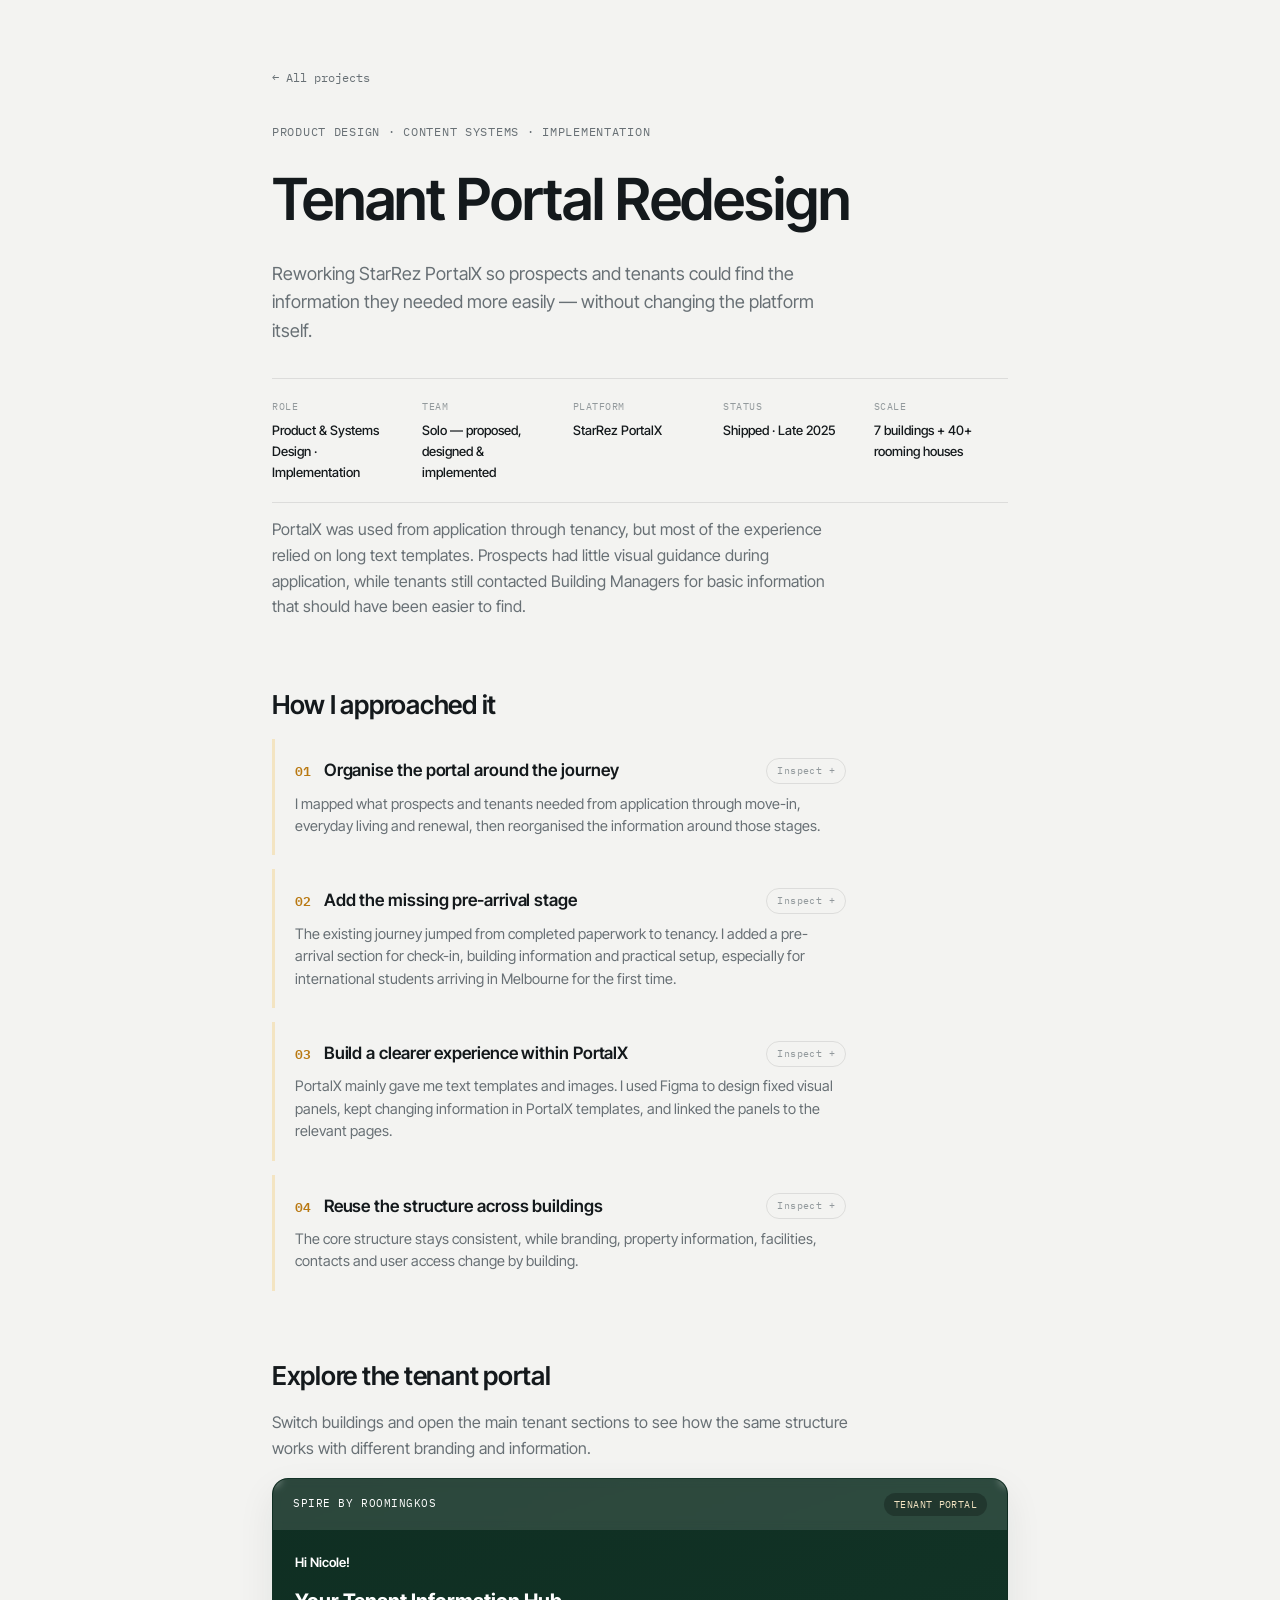
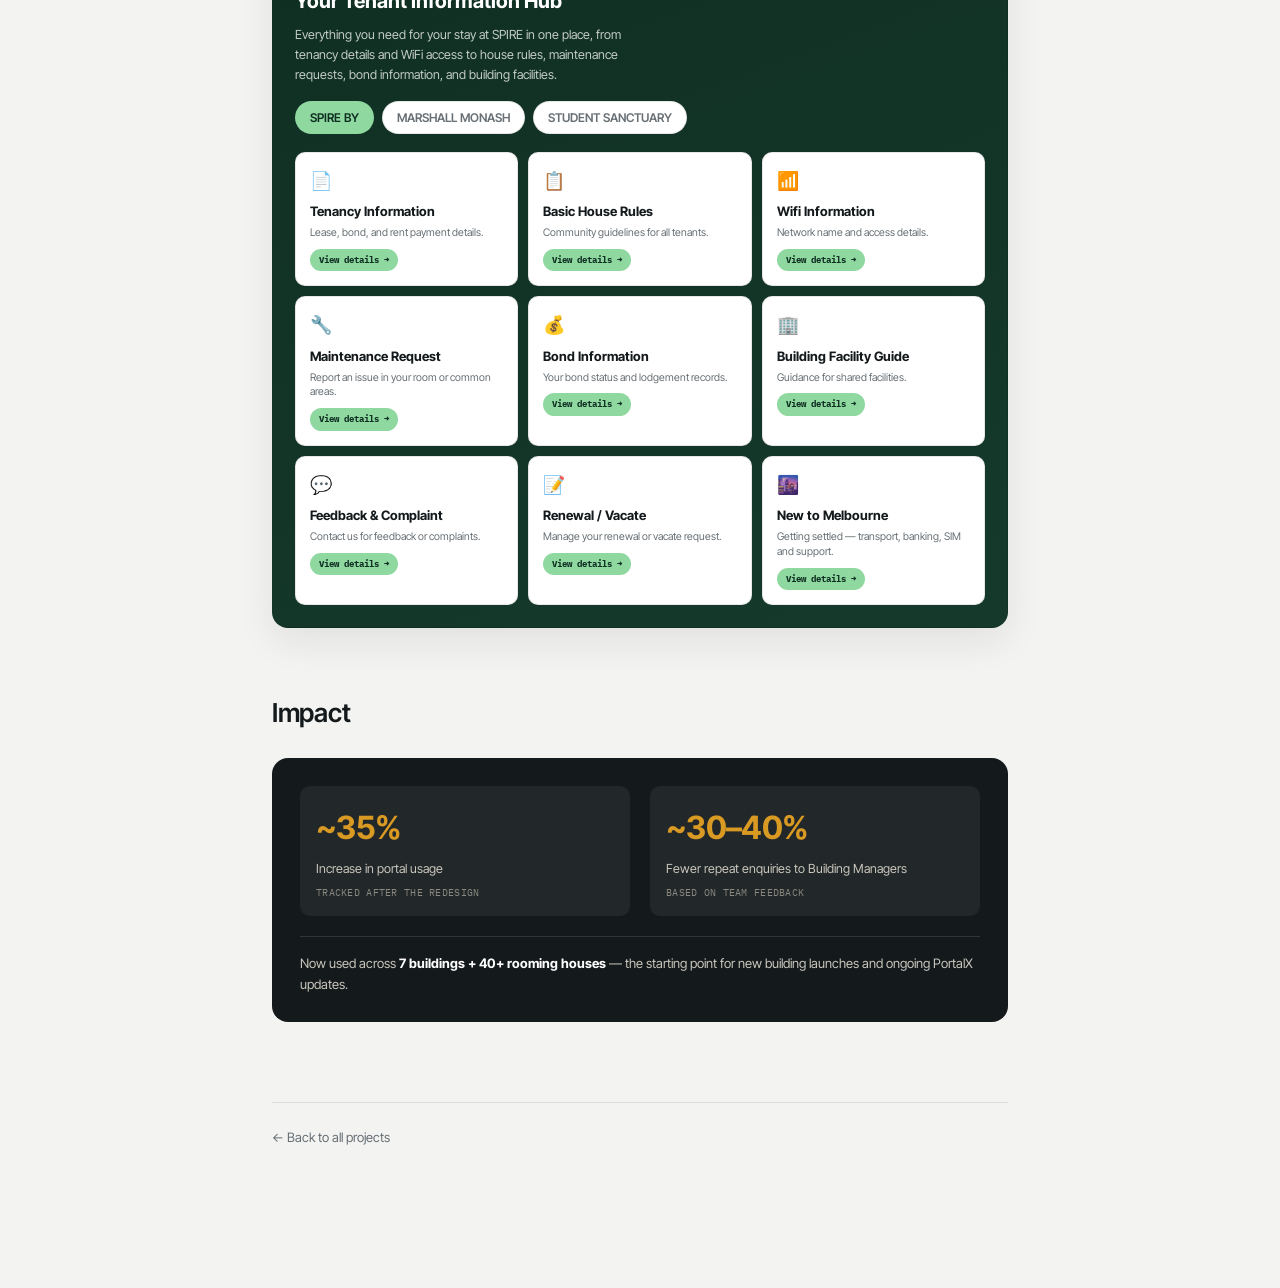
<file: uploads/tenant-portal-redesign-case-study.html>
<!DOCTYPE html>
<html lang="en">
<head>
<meta charset="UTF-8">
<title>Tenant Portal Redesign — Case Study</title>
<link rel="preconnect" href="https://fonts.googleapis.com">
<link href="https://fonts.googleapis.com/css2?family=Inter+Tight:wght@400;500;600;700&family=IBM+Plex+Mono:wght@400;500&display=swap" rel="stylesheet">
<style>
  :root{
    --canvas:#F3F3F1; --mist:#E8EBEB; --frost:#F7F7F4;
    --ink:#14191C; --slate:#687075; --muted:#92999C;
    --signal:#D99A24; --signal-deep:#B97912; --signal-pale:#F3E4C2;
    --hairline:rgba(20,25,28,.10);
  }
  *{box-sizing:border-box; margin:0; padding:0;}
  body{background:var(--canvas); color:var(--ink); font-family:'Inter Tight', sans-serif; line-height:1.6;}
  .mono{font-family:'IBM Plex Mono', monospace;}
  a{color:inherit;}

  .wrap{max-width:800px; margin:0 auto; padding:64px 32px 140px;}
  .back{font-family:'IBM Plex Mono', monospace; font-size:12px; color:var(--slate); text-decoration:none;}
  .eyebrow{font-family:'IBM Plex Mono', monospace; font-size:12px; letter-spacing:0.06em; color:var(--slate); margin-top:32px; text-transform:uppercase;}
  .h1{font-size:clamp(40px,6vw,58px); font-weight:600; letter-spacing:-0.02em; margin-top:12px;}
  .sub{font-size:18px; color:var(--slate); margin-top:14px; max-width:56ch;}
  .meta{margin-top:32px; display:grid; grid-template-columns:repeat(5,1fr); gap:16px; padding:20px 0; border-top:1px solid var(--hairline); border-bottom:1px solid var(--hairline);}
  .meta-label{font-family:'IBM Plex Mono', monospace; font-size:10px; letter-spacing:0.05em; text-transform:uppercase; color:var(--muted);}
  .meta-val{font-size:13px; margin-top:5px; font-weight:500;}

  .h2{font-size:26px; font-weight:600; letter-spacing:-0.01em; margin-top:64px;}
  .p{font-size:16px; color:var(--slate); margin-top:14px; max-width:64ch;}
  .p b{color:var(--ink); font-weight:600;}

  .quote-block{margin:32px 0; padding:20px 24px; background:var(--frost); border:1px solid var(--hairline); border-radius:12px; font-size:16px; font-style:italic;}
  .quote-block .attr{font-family:'IBM Plex Mono', monospace; font-style:normal; font-size:10px; color:var(--slate); margin-top:8px; text-transform:uppercase; letter-spacing:0.04em;}

  .principle-block{margin-top:14px; padding:18px 20px; border-left:3px solid var(--signal-pale); max-width:66ch; border-radius:0 10px 10px 0; transition:background .25s;}
  .principle-block:hover{background:rgba(255,255,255,.5);}
  .pb-header{display:flex; align-items:center; justify-content:space-between; cursor:pointer;}
  .pb-num{font-size:17px; font-weight:600; letter-spacing:-0.005em; color:var(--ink);}
  .pb-idx{font-family:'IBM Plex Mono', monospace; font-size:13px; color:var(--signal-deep); letter-spacing:0.03em; margin-right:8px;}
  .pb-toggle{font-family:'IBM Plex Mono', monospace; font-size:10px; letter-spacing:0.04em; color:var(--muted); border:1px solid var(--hairline); padding:4px 10px; border-radius:20px; transition:all .2s; flex-shrink:0;}
  .principle-block:hover .pb-toggle{border-color:var(--signal-deep); color:var(--signal-deep);}
  .principle-block.open .pb-toggle{background:var(--ink); color:#fff; border-color:var(--ink);}
  .pb-desc{font-size:14.5px; color:var(--slate); margin-top:8px; line-height:1.55;}
  .pb-expand{max-height:0; overflow:hidden; opacity:0; transition:max-height .5s ease, opacity .3s ease, margin-top .3s ease;}
  .principle-block.open .pb-expand{max-height:600px; opacity:1; margin-top:16px;}

  .pullquote{margin:44px 0; padding:0 0 0 18px; border-left:3px solid var(--signal); font-size:22px; font-weight:600; letter-spacing:-0.01em; line-height:1.32; max-width:56ch;}

  .flow-strip{margin-top:14px; display:flex; align-items:center; gap:8px; flex-wrap:wrap;}
  .flow-step{font-family:'IBM Plex Mono', monospace; font-size:11px; padding:7px 12px; border-radius:20px; background:var(--frost); border:1px solid var(--hairline); font-weight:600;}
  .flow-arrow{color:var(--muted); font-size:12px;}

  .chip-row{margin-top:14px; display:flex; gap:6px; flex-wrap:wrap;}
  .chip{font-family:'IBM Plex Mono', monospace; font-size:9.5px; padding:5px 9px; border-radius:14px; background:var(--mist); color:var(--slate);}

  .compare-cols{margin-top:14px; display:grid; grid-template-columns:1fr 1fr; gap:14px;}
  .compare-col-label{font-family:'IBM Plex Mono', monospace; font-size:10px; letter-spacing:0.04em; text-transform:uppercase; color:var(--signal-deep); font-weight:700;}
  .compare-col-items{margin-top:8px; font-size:12.5px; color:var(--slate); line-height:1.8;}

  .outcome-panel{margin-top:24px; padding:28px; border-radius:16px; background:var(--ink); color:#fff; display:grid; grid-template-columns:1fr 1fr; gap:20px;}
  .outcome-item{padding:16px; background:rgba(255,255,255,.06); border-radius:10px;}
  .outcome-num{font-size:32px; font-weight:700; color:var(--signal); letter-spacing:-0.02em;}
  .outcome-label{font-size:12.5px; color:#C9C6BC; margin-top:6px;}
  .outcome-src{font-family:'IBM Plex Mono', monospace; font-size:9.5px; color:#8A8880; margin-top:6px; text-transform:uppercase; letter-spacing:0.03em;}
  .outcome-scale{grid-column:1/-1; padding-top:16px; border-top:1px solid rgba(255,255,255,.12); font-size:13px; color:#C9C6BC;}

  .tags-row{margin-top:22px; display:flex; gap:8px; flex-wrap:wrap;}
  .tag{font-family:'IBM Plex Mono', monospace; font-size:10px; letter-spacing:0.04em; text-transform:uppercase; padding:5px 10px; border:1px solid var(--hairline); border-radius:6px; color:var(--slate);}
  .footer-nav{margin-top:80px; padding-top:24px; border-top:1px solid var(--hairline); font-size:13px; color:var(--slate);}

  /* Portal frame (recreated PortalX chrome) */
  .portal-frame{position:relative; margin-top:16px; border-radius:16px; overflow:hidden; border:1px solid var(--hairline); box-shadow:0 14px 36px rgba(25,35,40,.08); transition:background .4s;}
  .portal-panel{position:absolute; inset:0; background:var(--frost); transform:translateX(100%); transition:transform .3s ease; overflow-y:auto; z-index:5;}
  .portal-panel.open{transform:translateX(0);}
  .panel-close{position:absolute; top:14px; right:14px; width:28px; height:28px; border-radius:50%; background:rgba(0,0,0,.28); color:#fff; border:none; font-size:13px; cursor:pointer; display:flex; align-items:center; justify-content:center; z-index:2;}
  .portal-topbar{display:flex; align-items:center; justify-content:space-between; padding:14px 20px; background:rgba(255,255,255,.12); backdrop-filter:blur(4px);}
  .portal-brand{font-family:'IBM Plex Mono', monospace; font-size:11px; letter-spacing:0.05em; color:#fff;}
  .portal-badge{font-family:'IBM Plex Mono', monospace; font-size:9.5px; letter-spacing:0.04em; color:var(--signal-pale); background:rgba(0,0,0,.25); padding:4px 10px; border-radius:20px;}
  .portal-body{padding:22px;}
  .portal-greeting{font-size:13px; font-weight:600; color:#fff;}
  .portal-hub-title{font-size:20px; font-weight:700; color:#fff; margin-top:12px;}
  .portal-hub-desc{font-size:12.5px; color:rgba(255,255,255,.75); margin-top:8px; max-width:48ch;}

  .switcher{display:flex; gap:8px; margin-top:6px; flex-wrap:wrap;}
  .switch-btn{font-family:'Inter Tight',sans-serif; font-size:12px; font-weight:600; padding:8px 14px; border-radius:20px; border:1px solid var(--hairline); background:#fff; color:var(--slate); cursor:pointer;}
  .switch-btn.on{color:#fff; border-color:transparent;}

  .portal-cards{margin-top:18px; display:grid; grid-template-columns:1fr 1fr 1fr; gap:10px;}
  .portal-card{padding:14px; background:#fff; border:1px solid var(--hairline); border-radius:10px; cursor:pointer; transition:transform .15s;}
  .portal-card:hover{transform:translateY(-2px);}
  .portal-card-icon{font-size:18px;}
  .portal-card-title{font-size:13px; font-weight:700; color:var(--ink); margin-top:6px;}
  .portal-card-desc{font-size:10.5px; color:var(--slate); margin-top:4px; line-height:1.4;}
  .portal-card-btn{margin-top:8px; display:inline-block; font-family:'IBM Plex Mono', monospace; font-size:9px; font-weight:700; padding:4px 9px; border-radius:14px; color:#fff;}

  .rk-toast2{
    position:fixed; bottom:14px; left:50%; transform:translateX(-50%) translateY(20px); max-width:90%;
    background:var(--ink); color:#fff; font-size:12px; padding:10px 16px; border-radius:8px; opacity:0;
    transition:opacity .25s, transform .25s; pointer-events:none; z-index:50; text-align:center; box-shadow:0 8px 24px rgba(0,0,0,.2);
  }
  .rk-toast2.show{opacity:1; transform:translateX(-50%) translateY(0);}

  /* Sub-page content */
  .subpage{background:var(--frost); padding:0;}
  .subpage-header{padding:20px 22px; color:#fff;}
  .subpage-tag{font-family:'IBM Plex Mono', monospace; font-size:9.5px; letter-spacing:0.05em; opacity:.75;}
  .subpage-title{font-size:19px; font-weight:700; margin-top:6px;}
  .subpage-sub{font-size:12px; opacity:.8; margin-top:6px;}
  .subpage-body{padding:20px 22px;}
  .sp-back{font-family:'IBM Plex Mono', monospace; font-size:11px; color:var(--slate); cursor:pointer; margin-bottom:12px; display:inline-block;}
  .sp-section-label{display:flex; align-items:center; gap:10px; margin-top:20px;}
  .sp-section-label:first-child{margin-top:0;}
  .sp-line{flex:1; height:1px; background:var(--hairline);}
  .sp-section-title{font-family:'IBM Plex Mono', monospace; font-size:11px; font-weight:700; color:var(--ink);}
  .sp-card{margin-top:10px; padding:14px; background:#fff; border:1px solid var(--hairline); border-radius:10px;}
  .sp-card-title{font-size:13px; font-weight:700; display:flex; align-items:center; gap:8px;}
  .sp-card-sub{font-size:11px; color:var(--slate); margin-top:4px;}
  .sp-field{display:flex; justify-content:space-between; padding:6px 0; border-top:1px dashed var(--hairline); font-size:11.5px;}
  .sp-field:first-of-type{border-top:none;}
  .sp-note{margin-top:10px; padding:10px 12px; background:var(--signal-pale); border-radius:8px; font-size:11px; color:var(--signal-deep);}
  .sp-note li{margin-left:14px; margin-top:4px;}
  .sp-tip{margin-top:8px; padding:8px 10px; background:#E4EEE7; border-radius:6px; font-size:10.5px; color:#2F7D5A;}
  .sp-contact-row{display:flex; justify-content:space-between; padding:8px 0; border-top:1px dashed var(--hairline); font-size:11.5px;}
  .sp-contact-row:first-of-type{border-top:none;}
</style>
</head>
<body>
<div class="wrap">

  <a class="back" href="#">&larr; All projects</a>
  <div class="eyebrow">Product Design · Content Systems · Implementation</div>
  <div class="h1">Tenant Portal Redesign</div>
  <p class="sub">Reworking StarRez PortalX so prospects and tenants could find the information they needed more easily — without changing the platform itself.</p>

  <div class="meta">
    <div><div class="meta-label">Role</div><div class="meta-val">Product &amp; Systems Design · Implementation</div></div>
    <div><div class="meta-label">Team</div><div class="meta-val">Solo — proposed, designed &amp; implemented</div></div>
    <div><div class="meta-label">Platform</div><div class="meta-val">StarRez PortalX</div></div>
    <div><div class="meta-label">Status</div><div class="meta-val">Shipped · Late 2025</div></div>
    <div><div class="meta-label">Scale</div><div class="meta-val">7 buildings + 40+ rooming houses</div></div>
  </div>

  <p class="p">PortalX was used from application through tenancy, but most of the experience relied on long text templates. Prospects had little visual guidance during application, while tenants still contacted Building Managers for basic information that should have been easier to find.</p>

  <div class="h2">How I approached it</div>

  <div class="principle-block" data-pb="1">
    <div class="pb-header">
      <div class="pb-num"><span class="pb-idx">01</span> Organise the portal around the journey</div>
      <div class="pb-toggle">Inspect +</div>
    </div>
    <div class="pb-desc">I mapped what prospects and tenants needed from application through move-in, everyday living and renewal, then reorganised the information around those stages.</div>
    <div class="pb-expand">
      <div class="flow-strip">
        <span class="flow-step">Apply</span><span class="flow-arrow">→</span>
        <span class="flow-step">Prepare to move in</span><span class="flow-arrow">→</span>
        <span class="flow-step">Move in</span><span class="flow-arrow">→</span>
        <span class="flow-step">Live</span><span class="flow-arrow">→</span>
        <span class="flow-step">Get help</span><span class="flow-arrow">→</span>
        <span class="flow-step">Renew / Vacate</span>
      </div>
    </div>
  </div>

  <div class="principle-block" data-pb="2">
    <div class="pb-header">
      <div class="pb-num"><span class="pb-idx">02</span> Add the missing pre-arrival stage</div>
      <div class="pb-toggle">Inspect +</div>
    </div>
    <div class="pb-desc">The existing journey jumped from completed paperwork to tenancy. I added a pre-arrival section for check-in, building information and practical setup, especially for international students arriving in Melbourne for the first time.</div>
    <div class="pb-expand">
      <div class="chip-row">
        <span class="chip">Check-in</span>
        <span class="chip">Transport</span>
        <span class="chip">Banking</span>
        <span class="chip">SIM</span>
        <span class="chip">Support</span>
      </div>
    </div>
  </div>

  <div class="principle-block" data-pb="3">
    <div class="pb-header">
      <div class="pb-num"><span class="pb-idx">03</span> Build a clearer experience within PortalX</div>
      <div class="pb-toggle">Inspect +</div>
    </div>
    <div class="pb-desc">PortalX mainly gave me text templates and images. I used Figma to design fixed visual panels, kept changing information in PortalX templates, and linked the panels to the relevant pages.</div>
    <div class="pb-expand">
      <div class="flow-strip">
        <span class="flow-step">Fixed visual panels</span><span class="flow-arrow">+</span>
        <span class="flow-step">Dynamic PortalX content</span><span class="flow-arrow">→</span>
        <span class="flow-step" style="border-color:var(--signal); color:var(--signal-deep);">Live tenant experience</span>
      </div>
      <p class="p" style="font-size:12.5px; margin-top:10px; font-style:italic;">Figma was used for visual design. The final experience was built directly in PortalX.</p>
    </div>
  </div>

  <div class="principle-block" data-pb="4">
    <div class="pb-header">
      <div class="pb-num"><span class="pb-idx">04</span> Reuse the structure across buildings</div>
      <div class="pb-toggle">Inspect +</div>
    </div>
    <div class="pb-desc">The core structure stays consistent, while branding, property information, facilities, contacts and user access change by building.</div>
    <div class="pb-expand">
      <div class="compare-cols">
        <div>
          <div class="compare-col-label">Stays the same</div>
          <div class="compare-col-items">Navigation<br>Core sections<br>Tenant tasks</div>
        </div>
        <div>
          <div class="compare-col-label">Changes</div>
          <div class="compare-col-items">Brand<br>Property details<br>Facilities<br>Contacts<br>Access</div>
        </div>
      </div>
      <p class="p" style="font-size:12.5px; margin-top:12px;">The same setup is now used as the starting point for new building launches and future portal updates.</p>
    </div>
  </div>

  <div class="h2">Explore the tenant portal</div>
  <p class="p">Switch buildings and open the main tenant sections to see how the same structure works with different branding and information.</p>

  <div class="portal-frame" id="portalFrame">
    <div class="portal-topbar">
      <div class="portal-brand" id="portalBrand">SPIRE BY ROOMINGKOS</div>
      <div class="portal-badge">TENANT PORTAL</div>
    </div>
    <div class="portal-body" id="portalBody"></div>
    <div class="portal-panel" id="portalPanel"></div>
  </div>

  <div class="h2">Impact</div>
  <div class="outcome-panel">
    <div class="outcome-item">
      <div class="outcome-num">~35%</div>
      <div class="outcome-label">Increase in portal usage</div>
      <div class="outcome-src">Tracked after the redesign</div>
    </div>
    <div class="outcome-item">
      <div class="outcome-num">~30–40%</div>
      <div class="outcome-label">Fewer repeat enquiries to Building Managers</div>
      <div class="outcome-src">Based on team feedback</div>
    </div>
    <div class="outcome-scale">Now used across <b style="color:#fff">7 buildings + 40+ rooming houses</b> — the starting point for new building launches and ongoing PortalX updates.</div>
  </div>

  <div class="footer-nav">← Back to all projects</div>
</div>

<script>
// ===== Building Switcher (flagship demo) =====
const BUILDINGS = {
  spire: {
    name:'SPIRE BY ROOMINGKOS', bg:'linear-gradient(160deg,#0F2E22,#153A2B)', btn:'#8FD9A0', btnText:'#0F2E22',
    greeting:'Hi Nicole!', hub:'Your Tenant Information Hub',
    desc:'Everything you need for your stay at SPIRE in one place, from tenancy details and WiFi access to house rules, maintenance requests, bond information, and building facilities.'
  },
  marshall: {
    name:'MARSHALL MONASH', bg:'linear-gradient(160deg,#5C87B8,#6E9BC7)', btn:'#E8823C', btnText:'#fff',
    greeting:'Hi Nicole!', hub:'Your Tenant Information Hub',
    desc:'Everything you need for your stay at Marshall Monash in one place, from tenancy details and WiFi access to house rules, maintenance requests, bond information, and building facilities.'
  },
  acacia: {
    name:'STUDENT SANCTUARY ACACIA', bg:'linear-gradient(160deg,#1F4A34,#2C6248)', btn:'#D4E157', btnText:'#1F4A34',
    greeting:'Hi Nicole!', hub:'Your Tenant Information Hub',
    desc:'Everything you need for your stay at Student Sanctuary Acacia in one place, from tenancy details and WiFi access to house rules, maintenance requests, bond information, and building facilities.'
  },
};
const DASH_CARDS = [
  {key:'tenancy', icon:'📄', title:'Tenancy Information', desc:'Lease, bond, and rent payment details.', tag:'YOUR STAY', panelTitle:'Tenancy Overview', panelSub:'Your lease details, bond information, and rental payment guide — all in one place.'},
  {key:'rules', icon:'📋', title:'Basic House Rules', desc:'Community guidelines for all tenants.'},
  {key:'wifi', icon:'📶', title:'Wifi Information', desc:'Network name and access details.'},
  {key:'maintenance', icon:'🔧', title:'Maintenance Request', desc:'Report an issue in your room or common areas.'},
  {key:'bond', icon:'💰', title:'Bond Information', desc:'Your bond status and lodgement records.'},
  {key:'facilities', icon:'🏢', title:'Building Facility Guide', desc:'Guidance for shared facilities.'},
  {key:'feedback', icon:'💬', title:'Feedback &amp; Complaint', desc:'Contact us for feedback or complaints.'},
  {key:'renew', icon:'📝', title:'Renewal / Vacate', desc:'Manage your renewal or vacate request.'},
  {key:'melbourne', icon:'🌆', title:'New to Melbourne', desc:'Getting settled — transport, banking, SIM and support.', tag:'YOUR GUIDE', panelTitle:'New to Melbourne?', panelSub:'Everything you need to get settled in your new city.'},
];

let currentBuildingKey = 'spire';

function renderPortal(key){
  currentBuildingKey = key;
  closePanel();
  const b = BUILDINGS[key];
  document.getElementById('portalFrame').style.background = b.bg;
  document.getElementById('portalBrand').textContent = b.name;
  document.getElementById('portalBody').innerHTML = `
    <div class="portal-greeting">${b.greeting}</div>
    <div class="portal-hub-title">${b.hub}</div>
    <div class="portal-hub-desc">${b.desc}</div>
    <div class="switcher" style="margin-top:16px">
      ${Object.keys(BUILDINGS).map(k=>`<button class="switch-btn ${k===key?'on':''}" style="${k===key?`background:${b.btn};color:${b.btnText}`:''}" onclick="renderPortal('${k}')">${BUILDINGS[k].name.split(' ').slice(0,2).join(' ')}</button>`).join('')}
    </div>
    <div class="portal-cards">
      ${DASH_CARDS.map(c=>`
        <div class="portal-card" onclick="openPanel('${c.key}')">
          <div class="portal-card-icon">${c.icon}</div>
          <div class="portal-card-title">${c.title}</div>
          <div class="portal-card-desc">${c.desc}</div>
          <div class="portal-card-btn" style="background:${b.btn}; color:${b.btnText}">View details →</div>
        </div>
      `).join('')}
    </div>
  `;
}
renderPortal('spire');

// ===== In-panel section content (opens over the dashboard, same screen) =====
function tenancyPanelBody(){
  return `
    <div class="subpage-body">
      <div class="sp-section-label"><div class="sp-section-title">LEASE INFORMATION</div><div class="sp-line"></div></div>
      <div class="sp-card">
        <div class="sp-card-title">📋 Your Lease Summary</div>
        <div class="sp-card-sub">Key details from your tenancy agreement.</div>
        <div class="sp-field"><span>Location</span><b>[example value]</b></div>
        <div class="sp-field"><span>Room</span><b>[example value]</b></div>
        <div class="sp-field"><span>Contract Dates</span><b>[example value]</b></div>
        <div class="sp-field"><span>Room Rate</span><b>[example value]</b></div>
        <div class="sp-card-sub" style="margin-top:8px; font-style:italic;">Fields shown are the real structure — values are dynamic per tenant, so no personal data is shown here.</div>
      </div>

      <div class="sp-section-label"><div class="sp-section-title">BOND INFORMATION</div><div class="sp-line"></div></div>
      <div class="sp-card">
        <div class="sp-card-title">🏦 Your Bond Details</div>
        <div class="sp-card-sub">Lodged with the Residential Tenancies Bond Authority (RTBA).</div>
        <div class="sp-note">
          <b>What is the RTBA?</b>
          <li>The Residential Tenancies Bond Authority is the Victorian government body that holds rental bonds independently, not the landlord.</li>
          <li>Your bond is held securely and returned to you at the end of your tenancy, provided there are no outstanding claims.</li>
        </div>
      </div>

      <div class="sp-section-label"><div class="sp-section-title">PAYMENT INFORMATION</div><div class="sp-line"></div></div>
      <div class="sp-card">
        <div class="sp-card-title">📅 Key Dates</div>
        <div class="sp-card-sub">Important dates &amp; reminders</div>
        <div class="sp-field"><span>24th of every month</span><b>Invoice issued</b></div>
        <div class="sp-field"><span>1st of every month</span><b>Rent payment due</b></div>
      </div>
    </div>
  `;
}
function melbournePanelBody(){
  return `
    <div class="subpage-body">
      <div class="sp-section-label"><div class="sp-section-title">GETTING AROUND — PTV</div><div class="sp-line"></div></div>
      <div class="sp-card">
        <div class="sp-card-title">🚆 Using public transport in Melbourne</div>
        <div class="sp-card-sub">Get a myki card to use public transport across Victoria — from 7-Eleven, myki machines, or select train stations.</div>
      </div>

      <div class="sp-section-label"><div class="sp-section-title">OPENING A BANK ACCOUNT</div><div class="sp-line"></div></div>
      <div class="sp-card">
        <div class="sp-card-title">💳 Setting up a bank account</div>
        <div class="sp-card-sub">International students can usually open an account online or in-branch — passport, visa, proof of enrolment, address and phone number.</div>
        <div class="sp-tip">💡 Bonus tip: some banks offer student promotions or referral rewards.</div>
      </div>

      <div class="sp-section-label"><div class="sp-section-title">EMERGENCY &amp; SUPPORT</div><div class="sp-line"></div></div>
      <div class="sp-card">
        <div class="sp-contact-row"><span>Emergency service</span><b>000</b></div>
        <div class="sp-contact-row"><span>Lifeline (24/7 crisis support)</span><b>13 11 14</b></div>
        <div class="sp-contact-row"><span>Building support</span><b>Direct line</b></div>
      </div>
    </div>
  `;
}
function stubPanelBody(c){
  return `
    <div class="subpage-body">
      <div class="sp-card">
        <div class="sp-card-title">${c.icon} ${c.title}</div>
        <div class="sp-card-sub">${c.desc}</div>
      </div>
      <div class="sp-note" style="margin-top:14px;">This panel follows the same structure — a full worked example is shown for Tenancy Information and New to Melbourne.</div>
    </div>
  `;
}
function openPanel(key){
  const b = BUILDINGS[currentBuildingKey];
  const c = DASH_CARDS.find(x=>x.key===key);
  const panel = document.getElementById('portalPanel');
  let bodyHtml;
  if(key==='tenancy') bodyHtml = tenancyPanelBody();
  else if(key==='melbourne') bodyHtml = melbournePanelBody();
  else bodyHtml = stubPanelBody(c);
  panel.innerHTML = `
    <button class="panel-close" onclick="closePanel()">✕</button>
    <div class="subpage">
      <div class="subpage-header" style="background:${b.bg}">
        <div class="subpage-tag">${b.name} · ${c.tag || c.title.toUpperCase()}</div>
        <div class="subpage-title">${c.panelTitle || c.title}</div>
        <div class="subpage-sub">${c.panelSub || c.desc}</div>
      </div>
      ${bodyHtml}
    </div>
  `;
  panel.classList.add('open');
}
function closePanel(){
  const panel = document.getElementById('portalPanel');
  if(panel) panel.classList.remove('open');
}

// ===== Expandable principle blocks =====
document.querySelectorAll('.pb-header').forEach(header=>{
  header.addEventListener('click', ()=>{
    const block = header.closest('.principle-block');
    document.querySelectorAll('.principle-block.open').forEach(b=>{
      if(b!==block){ b.classList.remove('open'); b.querySelector('.pb-toggle').textContent='Inspect +'; }
    });
    block.classList.toggle('open');
    header.querySelector('.pb-toggle').textContent = block.classList.contains('open') ? 'Close −' : 'Inspect +';
  });
});
</script>
</body>
</html>
</file>
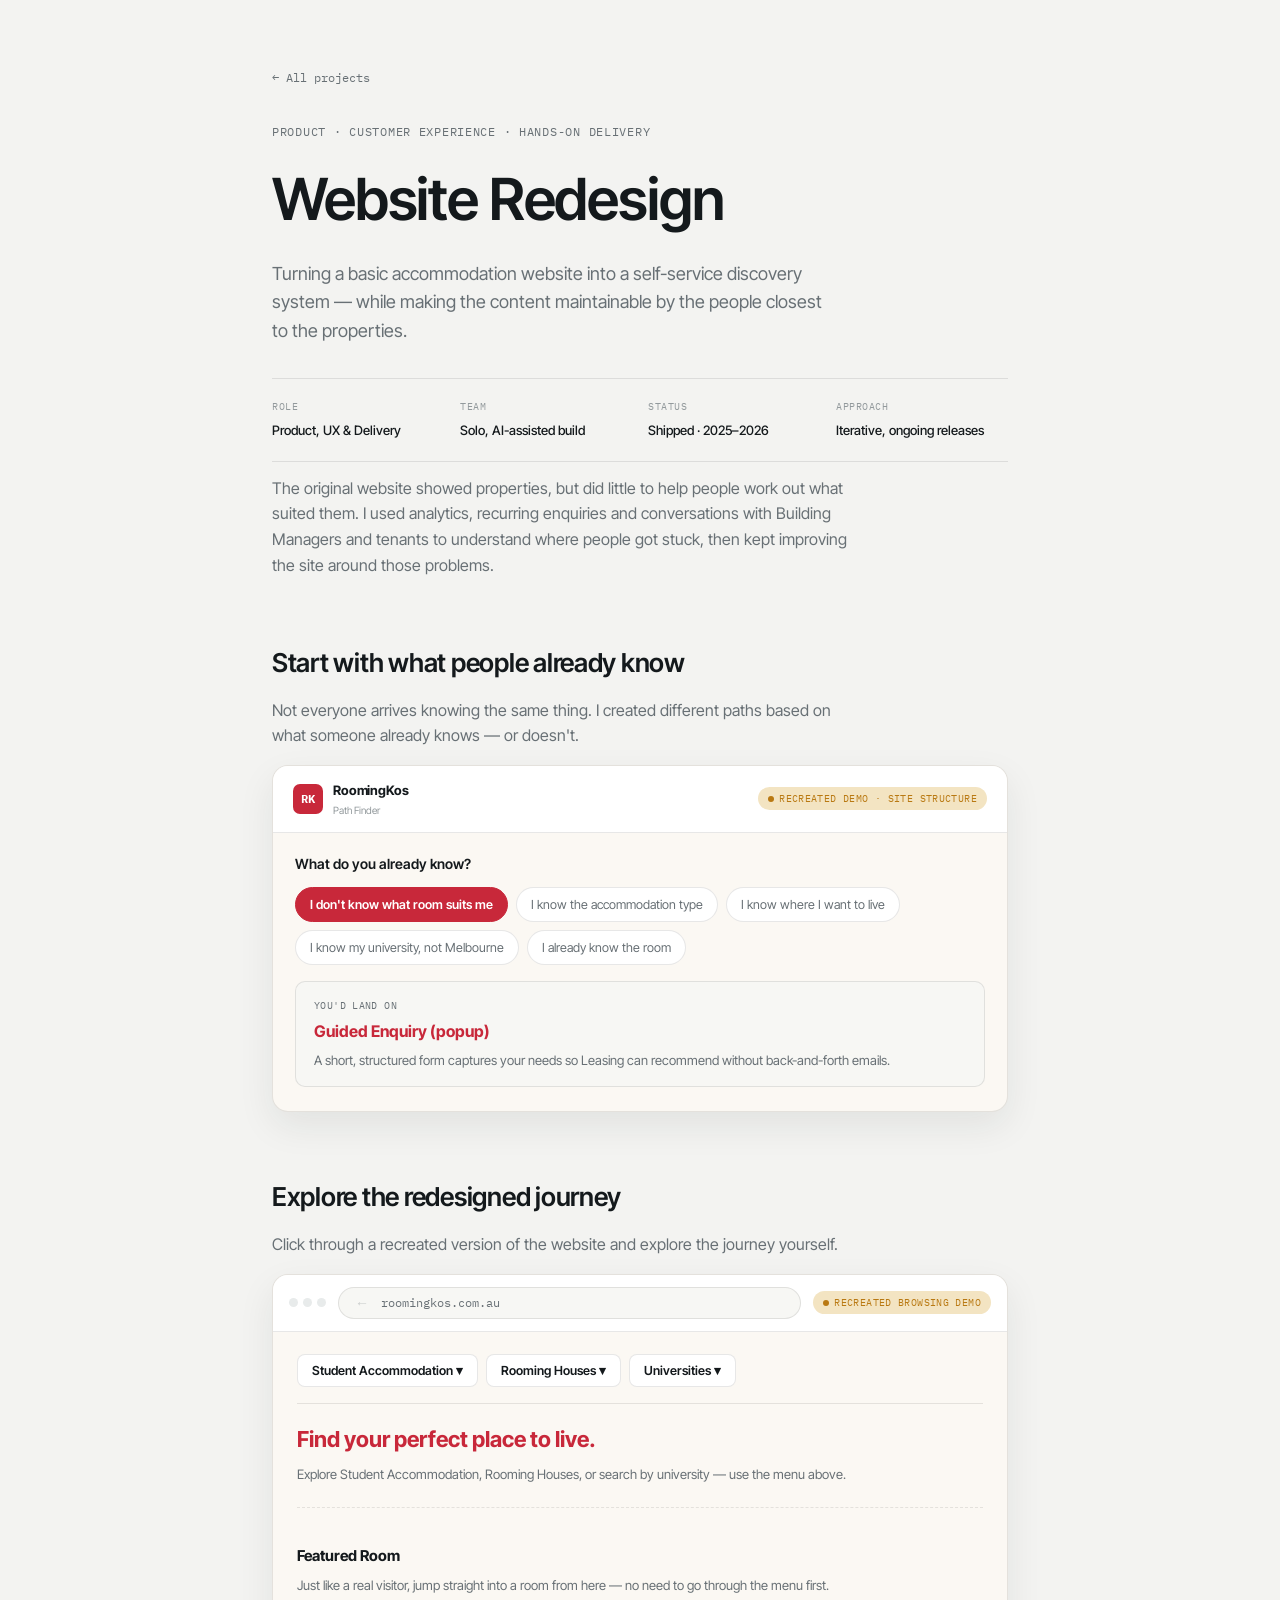
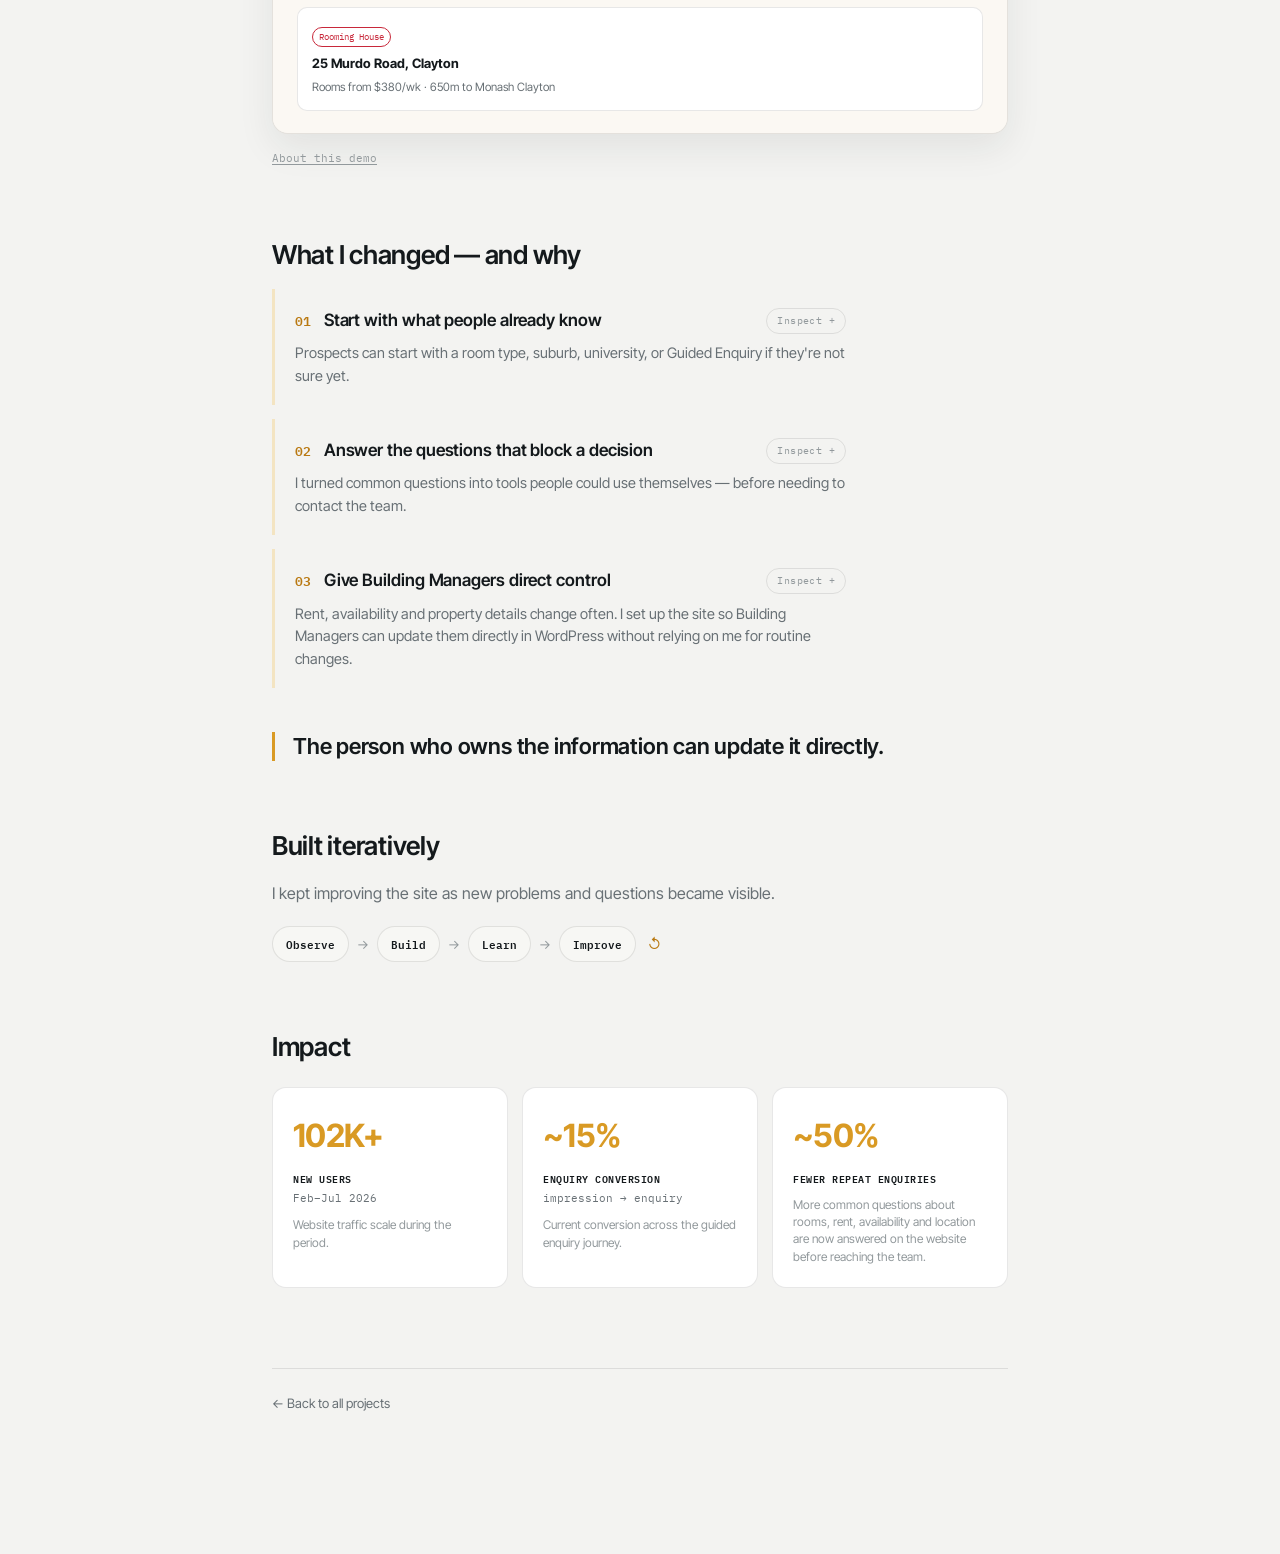
<file: uploads/website-redesign-case-study.html>
<!DOCTYPE html>
<html lang="en">
<head>
<meta charset="UTF-8">
<title>Website Redesign — Case Study</title>
<link rel="preconnect" href="https://fonts.googleapis.com">
<link href="https://fonts.googleapis.com/css2?family=Inter+Tight:wght@400;500;600;700&family=IBM+Plex+Mono:wght@400;500&display=swap" rel="stylesheet">
<style>
  :root{
    --canvas:#F3F3F1; --mist:#E8EBEB; --frost:#F7F7F4;
    --ink:#14191C; --slate:#687075; --muted:#92999C;
    --signal:#D99A24; --signal-deep:#B97912; --signal-pale:#F3E4C2;
    --hairline:rgba(20,25,28,.10);
    --glass-bg:rgba(255,255,255,.55); --glass-border:rgba(255,255,255,.75);
  }
  *{box-sizing:border-box; margin:0; padding:0;}
  body{background:var(--canvas); color:var(--ink); font-family:'Inter Tight', sans-serif; line-height:1.6;}
  .mono{font-family:'IBM Plex Mono', monospace;}
  a{color:inherit;}

  .wrap{max-width:800px; margin:0 auto; padding:64px 32px 140px;}
  .back{font-family:'IBM Plex Mono', monospace; font-size:12px; color:var(--slate); text-decoration:none;}
  .eyebrow{font-family:'IBM Plex Mono', monospace; font-size:12px; letter-spacing:0.06em; color:var(--slate); margin-top:32px; text-transform:uppercase;}
  .h1{font-size:clamp(40px,6vw,58px); font-weight:600; letter-spacing:-0.02em; margin-top:12px;}
  .sub{font-size:18px; color:var(--slate); margin-top:14px; max-width:56ch;}
  .meta{margin-top:32px; display:grid; grid-template-columns:repeat(4,1fr); gap:16px; padding:20px 0; border-top:1px solid var(--hairline); border-bottom:1px solid var(--hairline);}
  .meta-label{font-family:'IBM Plex Mono', monospace; font-size:10px; letter-spacing:0.05em; text-transform:uppercase; color:var(--muted);}
  .meta-val{font-size:13px; margin-top:5px; font-weight:500;}

  .h2{font-size:26px; font-weight:600; letter-spacing:-0.01em; margin-top:64px;}
  .p{font-size:16px; color:var(--slate); margin-top:14px; max-width:64ch;}
  .p b{color:var(--ink); font-weight:600;}

  .quote-block{margin:32px 0; padding:20px 24px; background:var(--frost); border:1px solid var(--hairline); border-radius:12px; font-size:16px; font-style:italic;}
  .quote-block .attr{font-family:'IBM Plex Mono', monospace; font-style:normal; font-size:10px; color:var(--slate); margin-top:8px; text-transform:uppercase; letter-spacing:0.04em;}

  /* Recreated product chrome (RoomingKos red identity) */
  .app-frame{margin-top:16px; border-radius:16px; overflow:hidden; border:1px solid var(--hairline); background:#FBF8F3; box-shadow:0 14px 36px rgba(25,35,40,.08);}
  .app-topbar{display:flex; align-items:center; justify-content:space-between; padding:14px 20px; background:#fff; border-bottom:1px solid var(--hairline);}
  .app-brand{display:flex; align-items:center; gap:10px;}
  .app-logo{width:30px; height:30px; border-radius:7px; background:#C8283A; color:#fff; display:flex; align-items:center; justify-content:center; font-weight:700; font-size:12px; font-family:'IBM Plex Mono', monospace;}
  .app-brand-text .n1{font-size:13px; font-weight:700; letter-spacing:-0.01em;}
  .app-brand-text .n2{font-size:10px; color:var(--muted); margin-top:1px;}
  .app-demo-badge{font-family:'IBM Plex Mono', monospace; font-size:9.5px; letter-spacing:0.04em; color:var(--signal-deep); background:var(--signal-pale); padding:4px 10px; border-radius:20px; display:flex; align-items:center; gap:5px;}
  .app-demo-badge .d{width:6px; height:6px; border-radius:50%; background:var(--signal-deep);}
  .app-body{padding:20px 22px 24px;}

  /* Path Finder */
  .pf-question{font-size:14px; font-weight:600; color:var(--ink);}
  .pf-options{margin-top:12px; display:flex; flex-wrap:wrap; gap:8px;}
  .pf-opt{font-family:'Inter Tight',sans-serif; font-size:12.5px; padding:9px 14px; border-radius:20px; border:1px solid var(--hairline); background:#fff; color:var(--slate); cursor:pointer;}
  .pf-opt.on{background:#C8283A; color:#fff; border-color:#C8283A; font-weight:600;}
  .pf-result{margin-top:16px; padding:16px 18px; background:var(--frost); border:1px solid var(--hairline); border-radius:10px;}
  .pf-r-label{font-family:'IBM Plex Mono', monospace; font-size:9.5px; letter-spacing:0.04em; text-transform:uppercase; color:var(--slate);}
  .pf-r-dest{font-size:16px; font-weight:700; margin-top:6px; color:#C8283A;}
  .pf-r-desc{font-size:13px; color:var(--slate); margin-top:6px; line-height:1.5;}

  /* Rent calculator */
  .rc-row{display:grid; grid-template-columns:1fr 1fr; gap:14px;}
  .rc-label{font-family:'IBM Plex Mono', monospace; font-size:9.5px; letter-spacing:0.04em; text-transform:uppercase; color:var(--slate); margin-bottom:6px;}
  .rc-select{width:100%; padding:10px 12px; border-radius:8px; border:1px solid var(--hairline); font-size:13px; background:#fff; color:var(--ink);}
  .rc-cards{margin-top:16px; display:grid; grid-template-columns:1fr 1fr; gap:12px;}
  .rc-card{padding:14px 16px; background:#fff; border:1px solid var(--hairline); border-radius:10px;}
  .rc-card-title{font-size:13.5px; font-weight:700; color:#C8283A;}
  .rc-line{display:flex; justify-content:space-between; padding:6px 0; border-top:1px solid var(--hairline); font-size:12.5px;}
  .rc-line:first-of-type{border-top:none; margin-top:8px;}
  .rc-line b{color:#C8283A;}

  .path-list{margin-top:24px;}
  .path-item{display:grid; grid-template-columns:1fr 28px 1fr; align-items:center; gap:10px; padding:14px 0; border-top:1px solid var(--hairline);}
  .path-item:last-child{border-bottom:1px solid var(--hairline);}
  .path-need{font-size:13.5px; color:var(--slate); font-style:italic;}
  .path-arrow{color:var(--muted); text-align:center; font-size:14px;}
  .path-dest{font-size:14px; font-weight:600; color:var(--ink);}
  .path-dest .tag{font-family:'IBM Plex Mono', monospace; font-size:9px; font-weight:400; color:var(--signal-deep); background:var(--signal-pale); padding:3px 7px; border-radius:5px; margin-left:6px;}

  /* Mini-browser walkthrough */
  .browser-frame{margin-top:16px; border-radius:16px; overflow:hidden; border:1px solid var(--hairline); background:#FBF8F3; box-shadow:0 14px 36px rgba(25,35,40,.08);}
  .browser-chrome{display:flex; align-items:center; gap:12px; padding:12px 16px; background:#fff; border-bottom:1px solid var(--hairline);}
  .browser-dots{display:flex; gap:5px;}
  .browser-dots span{width:9px; height:9px; border-radius:50%; background:var(--mist);}
  .browser-addr{flex:1; display:flex; align-items:center; gap:8px; background:var(--frost); border:1px solid var(--hairline); border-radius:20px; padding:6px 12px;}
  .browser-back{border:none; background:none; cursor:pointer; font-size:14px; color:var(--slate); padding:0 4px;}
  .browser-back:disabled{opacity:0.3; cursor:default;}
  .browser-url{font-family:'IBM Plex Mono', monospace; font-size:11.5px; color:var(--slate);}
  .browser-body{padding:22px 24px; min-height:200px; max-height:560px; overflow-y:auto; background:#FBF8F3;}

  .bp-nav{display:flex; gap:8px; flex-wrap:wrap; padding-bottom:16px; border-bottom:1px solid var(--hairline); margin-bottom:18px; position:relative;}
  .bp-nav-item{position:relative;}
  .bp-nav-btn{font-family:'Inter Tight',sans-serif; font-size:12.5px; font-weight:600; padding:8px 14px; border-radius:8px; border:1px solid var(--hairline); background:#fff; color:var(--ink); cursor:pointer;}
  .bp-nav-btn:hover{border-color:#C8283A; color:#C8283A;}
  .bp-dropdown{position:absolute; top:100%; left:0; margin-top:6px; background:#fff; border:1px solid var(--hairline); border-radius:8px; box-shadow:0 8px 20px rgba(0,0,0,.08); min-width:200px; z-index:5; display:none;}
  .bp-nav-item:hover .bp-dropdown{display:block;}
  .bp-dropdown a{display:block; padding:9px 14px; font-size:12.5px; color:var(--ink); text-decoration:none; border-bottom:1px solid var(--hairline); cursor:pointer;}
  .bp-dropdown a:last-child{border-bottom:none;}
  .bp-dropdown a:hover{background:var(--frost); color:#C8283A;}
  .bp-dd-group{font-family:'IBM Plex Mono', monospace; font-size:9px; letter-spacing:0.04em; text-transform:uppercase; color:var(--muted); padding:8px 14px 3px;}
  .bp-dropdown a.muted{color:var(--muted); font-style:italic;}
  .bp-dropdown a.muted:hover{background:var(--mist); color:var(--slate);}

  .rk-toast{
    position:fixed; bottom:14px; left:50%; transform:translateX(-50%) translateY(20px); max-width:90%;
    background:var(--ink); color:#fff; font-size:12px; padding:10px 16px; border-radius:8px; opacity:0;
    transition:opacity .25s, transform .25s; pointer-events:none; z-index:50; text-align:center; box-shadow:0 8px 24px rgba(0,0,0,.2);
  }
  .rk-toast.show{opacity:1; transform:translateX(-50%) translateY(0);}
  .bp-card.muted-card{opacity:0.7;}
  .bp-card.muted-card:hover{border-color:var(--hairline);}

  .rh-suburb-grid{margin-top:14px; display:grid; grid-template-columns:1fr 1fr; gap:10px;}
  .rh-suburb-card{padding:14px; border-radius:10px; border:1px solid var(--hairline); background:#fff; cursor:pointer; transition:border-color .2s;}
  .rh-suburb-card:hover{border-color:#C8283A;}
  .rh-suburb-card.on{border-color:#C8283A; background:var(--signal-pale);}
  .rh-suburb-tag{font-size:12.5px; font-weight:700; color:#C8283A;}
  .rh-suburb-desc{font-size:11px; color:var(--slate); margin-top:5px; line-height:1.4;}
  .rh-toolbar{display:flex; align-items:center; justify-content:space-between; margin-top:22px;}
  .scope-note{margin-top:16px; padding:12px 16px; background:var(--frost); border-left:3px solid #C8283A; border-radius:0 8px 8px 0; font-size:12.5px; color:var(--slate); line-height:1.5;}
  .scope-note b{color:var(--ink);}

  .bp-h1{font-size:22px; font-weight:700; color:#C8283A;}
  .bp-h2{font-size:15px; font-weight:700; color:var(--ink); margin-top:18px;}
  .bp-p{font-size:13px; color:var(--slate); margin-top:8px; line-height:1.5;}
  .bp-cards{display:grid; grid-template-columns:repeat(3,1fr); gap:10px; margin-top:14px;}
  .bp-card{padding:14px; background:#fff; border:1px solid var(--hairline); border-radius:10px; cursor:pointer; transition:border-color .2s;}
  .bp-card:hover{border-color:#C8283A;}
  .bp-card-title{font-size:13px; font-weight:700; color:var(--ink);}
  .bp-card-sub{font-size:11.5px; color:var(--slate); margin-top:4px;}
  .bp-btn{margin-top:14px; display:inline-block; font-family:'IBM Plex Mono', monospace; font-size:11px; letter-spacing:0.03em; padding:9px 16px; border-radius:8px; background:#C8283A; color:#fff; border:none; cursor:pointer;}
  .bp-room-row{display:flex; justify-content:space-between; align-items:center; padding:12px 14px; background:#fff; border:1px solid var(--hairline); border-radius:8px; margin-top:8px; cursor:pointer;}
  .bp-room-row:hover{border-color:#C8283A;}
  .bp-room-name{font-size:12.5px; font-weight:600;}
  .bp-room-price{font-size:12.5px; font-weight:700; color:#C8283A;}
  /* (bp-evidence removed — all sections now interactive, no static images) */

  /* Property Features (real, per-building data) */
  .pf-tag{font-family:'IBM Plex Mono', monospace; font-size:9.5px; letter-spacing:0.04em; text-transform:uppercase; color:#C8283A; font-weight:700; margin-top:6px;}
  .pf-title{font-size:16px; font-weight:700; margin-top:4px;}
  .pf-grid{margin-top:12px; display:grid; grid-template-columns:repeat(3,1fr); gap:10px;}
  .pf-card{padding:14px; background:#fff; border:1px solid var(--hairline); border-radius:10px;}
  .pf-icon{font-size:18px;}
  .pf-col-label{font-size:12.5px; font-weight:700; color:#C8283A; margin-top:6px; padding-bottom:6px; border-bottom:1px solid var(--hairline);}
  .pf-list{list-style:none; margin-top:8px;}
  .pf-list li{font-size:10.5px; color:var(--slate); padding:3px 0;}
  .pf-stats{margin-top:10px; display:flex; gap:0; border:1px solid var(--hairline); border-radius:10px; overflow:hidden;}
  .pf-stats div{flex:1; text-align:center; padding:10px; font-size:11px; color:var(--slate); border-right:1px solid var(--hairline);}
  .pf-stats div:last-child{border-right:none;}
  .pf-stats b{display:block; font-size:18px; color:#C8283A;}

  /* Room Card (accordion) */
  .rd-card{padding:16px; background:#fff; border:1px solid var(--hairline); border-radius:12px;}
  .rd-top{display:flex; align-items:center; justify-content:space-between;}
  .rd-name{font-size:17px; font-weight:700;}
  .rd-status{font-family:'IBM Plex Mono', monospace; font-size:9.5px; padding:4px 9px; border-radius:12px; font-weight:600;}
  .rd-status.available{background:#E4EEE7; color:#2F7D5A;}
  .rd-status.waitlist{background:var(--mist); color:var(--slate);}
  .rd-tag{font-size:12px; color:#C8283A; font-weight:600; margin-top:6px;}
  .rd-prices{display:flex; margin-top:12px; border:1px solid var(--hairline); border-radius:8px; overflow:hidden;}
  .rd-price{flex:1; padding:10px 14px;}
  .rd-price b{display:block; font-size:14px;}
  .rd-price span{font-size:10.5px; color:var(--slate);}
  .rd-divider{width:1px; background:var(--hairline);}
  .rd-accordion{margin-top:12px; border:1px dashed #C8283A; border-radius:20px; overflow:hidden;}
  .rd-acc-head{display:flex; justify-content:space-between; padding:9px 16px; font-size:12.5px; font-weight:600; color:#C8283A; cursor:pointer;}
  .rd-acc-body{padding:0 16px 12px;}
  .rd-feat{display:flex; justify-content:space-between; padding:7px 0; border-top:1px solid var(--hairline); font-size:11.5px;}
  .rd-feat span{color:#C8283A; font-weight:500;}
  .rd-btns{margin-top:14px; display:flex; gap:10px;}
  .rd-video-btn{font-family:'IBM Plex Mono', monospace; font-size:11px; padding:9px 16px; border-radius:8px; border:1px solid var(--hairline); background:#fff; cursor:pointer;}
  .bp-room-row.leased{opacity:0.6; cursor:default;}
  .bp-room-row.leased:hover{border-color:var(--hairline);}

  /* Compare Table */
  .ct-wrap{margin-top:10px;}
  .ct-hint{font-size:11px; color:var(--muted); font-style:italic; margin-bottom:8px;}
  .ct-table{border:1px solid var(--hairline); border-radius:10px; overflow:hidden; background:#fff;}
  .ct-row{display:grid; grid-template-columns:1.2fr repeat(5,1fr);}
  .ct-row:not(:last-child){border-bottom:1px solid var(--hairline);}
  .ct-cell{padding:9px 8px; font-size:10.5px; text-align:center;}
  .ct-feat{text-align:left; font-weight:600; color:var(--slate); font-size:10px;}
  .ct-col{cursor:pointer; position:relative; transition:background .15s;}
  .ct-col:hover{background:var(--frost);}
  .ct-col.on{background:var(--signal-pale); font-weight:700; color:#C8283A;}
  .ct-head .ct-col{font-weight:700; color:var(--ink); font-size:10.5px;}
  .ct-badge{display:block; font-family:'IBM Plex Mono', monospace; font-size:7.5px; background:#C8283A; color:#fff; padding:2px 5px; border-radius:8px; margin-bottom:3px;}

  /* University page */
  .uni-hero{padding:28px 24px; border-radius:14px; background:linear-gradient(135deg,#2A2A2A,#484848); color:#fff; margin-top:4px;}
  .uni-hero-tag{font-family:'IBM Plex Mono', monospace; font-size:10px; letter-spacing:0.06em; color:#ccc;}
  .uni-hero-title{font-size:26px; font-weight:800; line-height:1.15; margin-top:8px;}
  .uni-hero-sub{font-size:12px; color:#ccc; margin-top:10px; max-width:40ch;}
  .uni-hero .bp-btn{margin-top:16px;}
  .uni-pick-label{font-family:'IBM Plex Mono', monospace; font-size:11px; letter-spacing:0.05em; color:#C8283A; font-weight:700; text-align:center; margin-top:26px;}
  .uni-pick-card{display:grid; grid-template-columns:1.3fr 1fr; gap:16px; margin-top:12px; padding:18px; border:1px solid #C8283A; border-radius:12px; background:#fff;}
  .uni-pick-name{font-size:16px; font-weight:700; color:#C8283A;}
  .uni-pick-addr{font-size:11px; color:var(--slate); margin-top:4px;}
  .uni-pick-times{display:flex; gap:12px; margin-top:10px; font-size:10px; color:var(--slate);}
  .uni-pick-list{margin-top:10px; padding-left:16px; font-size:11px; color:var(--slate);}
  .uni-pick-list li{padding:2px 0;}
  .uni-pick-price{margin-top:10px; font-size:12px; color:var(--ink);}
  .uni-pick-price b{color:#C8283A; font-size:15px;}
  .uni-pick-card .bp-btn{margin-top:12px;}
  .uni-pick-photo{background:var(--mist); border-radius:10px; display:flex; align-items:center; justify-content:center; font-size:40px;}
  .uni-tabs{display:flex; gap:16px; margin-top:26px; border-bottom:1px solid var(--hairline); padding-bottom:10px;}
  .uni-tab{background:none; border:none; font-size:12px; font-weight:600; color:var(--slate); cursor:pointer; padding-bottom:8px;}
  .uni-tab.on{color:#C8283A; border-bottom:2px solid #C8283A;}
  .uni-card-tag{font-family:'IBM Plex Mono', monospace; font-size:8.5px; color:#C8283A; border:1px solid #C8283A; display:inline-block; padding:2px 6px; border-radius:10px; margin-bottom:6px;}
  .bp-section{margin-top:22px; padding-top:18px; border-top:1px dashed var(--hairline);}

  /* Interactive map widget */
  .map-widget{margin-top:10px; display:grid; grid-template-columns:1.4fr 1fr; gap:0; border:1px solid var(--hairline); border-radius:10px; overflow:hidden;}
  .map-canvas{
    position:relative; min-height:280px;
    background:
      linear-gradient(#EDEAE2 1px, transparent 1px) 0 0/40px 40px,
      linear-gradient(90deg, #EDEAE2 1px, transparent 1px) 0 0/40px 40px,
      #F6F3EC;
  }
  .map-pin{
    position:absolute; width:12px; height:12px; border-radius:50% 50% 50% 0; transform:translate(-50%,-100%) rotate(-45deg);
    cursor:pointer; border:1.5px solid #fff; box-shadow:0 1px 3px rgba(0,0,0,.3);
  }
  .map-pin.prop{background:#C8283A;}
  .map-pin.uni{background:#315A8A; width:16px; height:16px;}
  .map-pin.transport{background:#B97912;}
  .map-pin.medical{background:#8A3151;}
  .map-pin.active{outline:3px solid rgba(217,154,36,.5); z-index:5;}
  .map-tooltip{
    position:absolute; display:none; transform:translate(-50%,-135%); background:var(--ink); color:#fff; font-size:10.5px;
    padding:5px 9px; border-radius:6px; white-space:nowrap; z-index:6; pointer-events:none;
  }
  .map-sidebar{background:#fff; border-left:1px solid var(--hairline); max-height:280px; overflow-y:auto;}
  .map-cat{border-bottom:1px solid var(--hairline);}
  .map-cat-head{display:flex; justify-content:space-between; padding:10px 12px; font-size:11.5px; font-weight:600; cursor:pointer; color:var(--ink);}
  .map-cat-head:hover{color:#C8283A;}
  .map-chev{color:var(--muted); font-size:10px;}
  .map-cat-body{padding:0 12px 8px;}
  .map-item{font-size:11px; color:var(--slate); padding:5px 0; cursor:pointer;}
  .map-item:hover{color:#C8283A;}
  .map-item.muted{color:var(--muted); font-style:italic; cursor:default;}
  .map-item.muted:hover{color:var(--muted);}

  .principle-block{margin-top:14px; padding:18px 20px; border-left:3px solid var(--signal-pale); max-width:66ch; border-radius:0 10px 10px 0; transition:background .25s;}
  .principle-block:hover{background:rgba(255,255,255,.5);}
  .pb-header{display:flex; align-items:center; justify-content:space-between; cursor:pointer;}
  .pb-num{font-size:17px; font-weight:600; letter-spacing:-0.005em; color:var(--ink);}
  .pb-idx{font-family:'IBM Plex Mono', monospace; font-size:13px; color:var(--signal-deep); letter-spacing:0.03em; margin-right:8px;}
  .pb-toggle{font-family:'IBM Plex Mono', monospace; font-size:10px; letter-spacing:0.04em; color:var(--muted); border:1px solid var(--hairline); padding:4px 10px; border-radius:20px; transition:all .2s; flex-shrink:0;}
  .principle-block:hover .pb-toggle{border-color:var(--signal-deep); color:var(--signal-deep);}
  .principle-block.open .pb-toggle{background:var(--ink); color:#fff; border-color:var(--ink);}
  .pb-desc{font-size:14.5px; color:var(--slate); margin-top:8px; line-height:1.55;}
  .pb-expand{max-height:0; overflow:hidden; opacity:0; transition:max-height .5s ease, opacity .3s ease, margin-top .3s ease;}
  .principle-block.open .pb-expand{max-height:1400px; opacity:1; margin-top:16px;}

  .evidence{margin-top:16px;}
  .evidence-label{font-family:'IBM Plex Mono', monospace; font-size:10px; letter-spacing:0.05em; text-transform:uppercase; color:var(--slate);}
  .evidence-frame{margin-top:8px; border-radius:10px; overflow:hidden; border:1px solid var(--hairline);}
  .evidence-frame img{width:100%; display:block;}
  .evidence-caption{font-size:12px; color:var(--muted); margin-top:8px; font-style:italic;}

  .connect-grid{display:grid; grid-template-columns:1fr 1fr; gap:10px; margin-top:14px;}
  .connect-card{padding:12px; background:#fff; border:1px solid var(--hairline); border-radius:8px; cursor:pointer; transition:border-color .15s, background .15s;}
  .connect-card:hover{border-color:#C8283A;}
  .connect-card.on{border-color:#C8283A; background:var(--signal-pale);}
  .connect-q{font-family:'IBM Plex Mono', monospace; font-size:9.5px; color:var(--signal-deep); text-transform:uppercase; letter-spacing:0.03em;}
  .connect-feat{font-size:12.5px; font-weight:600; margin-top:5px;}

  .arch-flow{display:flex; align-items:center; gap:10px; flex-wrap:wrap; margin-top:14px;}
  .arch-node{font-family:'IBM Plex Mono', monospace; font-size:10.5px; padding:7px 11px; border-radius:6px; background:#fff; border:1px solid var(--hairline);}
  .arch-node.wp{border-color:var(--signal); color:var(--signal-deep); font-weight:600;}
  .arch-arrow{color:var(--muted); font-size:12px;}
  .field-chips{margin-top:12px; display:flex; gap:6px; flex-wrap:wrap;}
  .field-chip{font-family:'IBM Plex Mono', monospace; font-size:9.5px; padding:5px 9px; border-radius:14px; background:var(--mist); color:var(--slate);}

  .process-strip{margin-top:20px; display:flex; align-items:center; gap:8px; flex-wrap:wrap;}
  .process-step{font-family:'IBM Plex Mono', monospace; font-size:11px; padding:8px 13px; border-radius:20px; background:var(--frost); border:1px solid var(--hairline); font-weight:600;}
  .process-arrow{color:var(--muted); font-size:13px;}
  .process-loop{color:var(--signal-deep); font-size:14px; margin-left:4px;}

  .pullquote{margin:44px 0; padding:0 0 0 18px; border-left:3px solid var(--signal); font-size:22px; font-weight:600; letter-spacing:-0.01em; line-height:1.32; max-width:56ch;}

  .outcome-panel{margin-top:24px; padding:28px; border-radius:16px; background:var(--ink); color:var(--frost); display:grid; grid-template-columns:1fr auto; align-items:center; gap:20px;}
  .outcome-label{font-family:'IBM Plex Mono', monospace; font-size:10px; letter-spacing:0.05em; color:var(--muted); text-transform:uppercase;}
  .outcome-desc{font-size:13px; color:#C9C6BC; margin-top:6px; max-width:34ch;}
  .outcome-num{text-align:right;}
  .outcome-to{font-size:38px; font-weight:700; color:var(--signal); letter-spacing:-0.02em;}
  .outcome-sub{font-size:11px; color:var(--muted); margin-top:4px;}

  .qual-grid{margin-top:16px; display:grid; grid-template-columns:repeat(3,1fr); gap:12px;}
  .qual-card{padding:16px; background:var(--frost); border:1px solid var(--hairline); border-radius:10px;}
  .qual-title{font-family:'IBM Plex Mono', monospace; font-size:10px; letter-spacing:0.04em; color:var(--signal-deep); text-transform:uppercase;}
  .qual-desc{font-size:13px; color:var(--slate); margin-top:8px; line-height:1.45;}

  .impact-grid{margin-top:20px; display:grid; grid-template-columns:repeat(3,1fr); gap:14px;}
  .impact-card{padding:22px 20px; background:#fff; border:1px solid var(--hairline); border-radius:14px;}
  .impact-num{font-size:32px; font-weight:700; color:var(--signal); letter-spacing:-0.02em;}
  .impact-label{font-family:'IBM Plex Mono', monospace; font-size:10px; letter-spacing:0.05em; text-transform:uppercase; color:var(--ink); margin-top:8px; font-weight:600;}
  .impact-sub{font-family:'IBM Plex Mono', monospace; font-size:10.5px; color:var(--slate); margin-top:4px;}
  .impact-note{font-size:12px; color:var(--muted); margin-top:10px; line-height:1.45;}

  .tags-row{margin-top:22px; display:flex; gap:8px; flex-wrap:wrap;}
  .tag{font-family:'IBM Plex Mono', monospace; font-size:10px; letter-spacing:0.04em; text-transform:uppercase; padding:5px 10px; border:1px solid var(--hairline); border-radius:6px; color:var(--slate);}
  .footer-nav{margin-top:80px; padding-top:24px; border-top:1px solid var(--hairline); font-size:13px; color:var(--slate);}
</style>
</head>
<body>
<div class="wrap">

  <a class="back" href="#">&larr; All projects</a>
  <div class="eyebrow">Product · Customer Experience · Hands-on Delivery</div>
  <div class="h1">Website Redesign</div>
  <p class="sub">Turning a basic accommodation website into a self-service discovery system — while making the content maintainable by the people closest to the properties.</p>

  <div class="meta">
    <div><div class="meta-label">Role</div><div class="meta-val">Product, UX &amp; Delivery</div></div>
    <div><div class="meta-label">Team</div><div class="meta-val">Solo, AI-assisted build</div></div>
    <div><div class="meta-label">Status</div><div class="meta-val">Shipped · 2025–2026</div></div>
    <div><div class="meta-label">Approach</div><div class="meta-val">Iterative, ongoing releases</div></div>
  </div>

  <p class="p">The original website showed properties, but did little to help people work out what suited them. I used analytics, recurring enquiries and conversations with Building Managers and tenants to understand where people got stuck, then kept improving the site around those problems.</p>

  <div class="h2">Start with what people already know</div>
  <p class="p">Not everyone arrives knowing the same thing. I created different paths based on what someone already knows — or doesn't.</p>

  <div class="app-frame">
    <div class="app-topbar">
      <div class="app-brand">
        <div class="app-logo">RK</div>
        <div class="app-brand-text"><div class="n1">RoomingKos</div><div class="n2">Path Finder</div></div>
      </div>
      <div class="app-demo-badge"><span class="d"></span>RECREATED DEMO · SITE STRUCTURE</div>
    </div>
    <div class="app-body">
      <div class="pf-question">What do you already know?</div>
      <div class="pf-options" id="pfOptions">
        <button class="pf-opt on" data-pf="0">I don't know what room suits me</button>
        <button class="pf-opt" data-pf="1">I know the accommodation type</button>
        <button class="pf-opt" data-pf="2">I know where I want to live</button>
        <button class="pf-opt" data-pf="3">I know my university, not Melbourne</button>
        <button class="pf-opt" data-pf="4">I already know the room</button>
      </div>
      <div class="pf-result" id="pfResult"></div>
    </div>
  </div>

  <div class="h2">Explore the redesigned journey</div>
  <p class="p">Click through a recreated version of the website and explore the journey yourself.</p>

  <div class="browser-frame">
    <div class="browser-chrome">
      <div class="browser-dots"><span></span><span></span><span></span></div>
      <div class="browser-addr">
        <button class="browser-back" id="browserBack" title="Back">←</button>
        <span class="browser-url" id="browserUrl">roomingkos.com.au</span>
      </div>
      <div class="app-demo-badge"><span class="d"></span>RECREATED BROWSING DEMO</div>
    </div>
    <div class="browser-body" id="browserBody"></div>
  </div>
  <div style="margin-top:10px">
    <span class="mono" style="font-size:11px; color:var(--muted); cursor:pointer; text-decoration:underline; text-underline-offset:2px;" onclick="toggleAcc('aboutDemo')">About this demo</span>
    <span id="accIcon_aboutDemo" style="display:none"></span>
    <div class="rd-acc-body" id="accBody_aboutDemo" style="display:none; margin-top:8px;">
      <div class="scope-note" style="margin-top:0">One representative journey is recreated in full. Other branches show the real site structure and content at a lighter level.</div>
    </div>
  </div>

  <div class="h2">What I changed — and why</div>

  <div class="principle-block" data-pb="1">
    <div class="pb-header">
      <div class="pb-num"><span class="pb-idx">01</span> Start with what people already know</div>
      <div class="pb-toggle">Inspect +</div>
    </div>
    <div class="pb-desc">Prospects can start with a room type, suburb, university, or Guided Enquiry if they're not sure yet.</div>
    <div class="pb-expand">
      <div class="arch-flow">
        <div class="arch-node wp">Know the room type</div><span class="arch-arrow">→</span><div class="arch-node">Category page</div>
      </div>
      <div class="arch-flow" style="margin-top:8px">
        <div class="arch-node wp">Know the area</div><span class="arch-arrow">→</span><div class="arch-node">Suburb page</div>
      </div>
      <div class="arch-flow" style="margin-top:8px">
        <div class="arch-node wp">Know the university</div><span class="arch-arrow">→</span><div class="arch-node">Campus page</div>
      </div>
      <div class="rd-accordion" style="margin-top:12px">
        <div class="rd-acc-head" onclick="toggleAcc('ge1')"><span>Not sure yet → Guided Enquiry</span><span id="accIcon_ge1">+</span></div>
        <div class="rd-acc-body" id="accBody_ge1" style="display:none">
          <div class="arch-flow" style="margin-top:10px">
            <div class="arch-node wp">Website</div><span class="arch-arrow">→</span><div class="arch-node">contextual popup</div>
          </div>
          <div class="arch-flow" style="margin-top:8px">
            <div class="arch-node wp">Email / message</div><span class="arch-arrow">→</span><div class="arch-node">shared form link</div>
          </div>
          <div class="arch-flow" style="margin-top:8px">
            <span class="arch-arrow">↳</span><div class="arch-node" style="border-color:var(--signal); color:var(--signal-deep); font-weight:600;">same structured enquiry</div>
          </div>
          <div class="bp-p" style="font-style:italic; font-size:12px; margin-top:10px;">The popup only appears on broader pages where people are more likely to need help choosing.</div>
        </div>
      </div>
    </div>
  </div>

  <div class="principle-block" data-pb="2">
    <div class="pb-header">
      <div class="pb-num"><span class="pb-idx">02</span> Answer the questions that block a decision</div>
      <div class="pb-toggle">Inspect +</div>
    </div>
    <div class="pb-desc">I turned common questions into tools people could use themselves — before needing to contact the team.</div>
    <div class="pb-expand">
      <div class="connect-grid">
        <div class="connect-card" data-key="q1" onclick="toggleQ('q1')"><div class="connect-q">Is it available?</div><div class="connect-feat">Availability + lease dates</div></div>
        <div class="connect-card" data-key="q2" onclick="toggleQ('q2')"><div class="connect-q">What's included?</div><div class="connect-feat">Room + property features</div></div>
        <div class="connect-card" data-key="q3" onclick="toggleQ('q3')"><div class="connect-q">Which room suits me?</div><div class="connect-feat">Room comparison</div></div>
        <div class="connect-card" data-key="q4" onclick="toggleQ('q4')"><div class="connect-q">What will it cost?</div><div class="connect-feat">Daily / weekly / monthly rent</div></div>
        <div class="connect-card" data-key="q5" onclick="toggleQ('q5')"><div class="connect-q">Is it close enough?</div><div class="connect-feat">Distance sorting + map</div></div>
        <div class="connect-card" data-key="q6" onclick="toggleQ('q6')"><div class="connect-q">What's it like to live there?</div><div class="connect-feat">Community videos</div></div>
      </div>
      <div id="qPanel" style="display:none; margin-top:16px;"></div>
    </div>
  </div>

  <div class="principle-block" data-pb="3">
    <div class="pb-header">
      <div class="pb-num"><span class="pb-idx">03</span> Give Building Managers direct control</div>
      <div class="pb-toggle">Inspect +</div>
    </div>
    <div class="pb-desc">Rent, availability and property details change often. I set up the site so Building Managers can update them directly in WordPress without relying on me for routine changes.</div>
    <div class="pb-expand">
      <div class="arch-flow">
        <div class="arch-node wp">Building Manager</div><span class="arch-arrow">→</span><div class="arch-node">WordPress</div><span class="arch-arrow">→</span><div class="arch-node">Website</div>
      </div>
      <div class="field-chips">
        <span class="field-chip">Rent</span>
        <span class="field-chip">Availability</span>
        <span class="field-chip">Lease dates</span>
        <span class="field-chip">Images</span>
        <span class="field-chip">Room features</span>
        <span class="field-chip">Campus</span>
        <span class="field-chip">Travel time</span>
      </div>
      <div class="rd-accordion" style="margin-top:14px">
        <div class="rd-acc-head" onclick="toggleAcc('ba1')"><span>Before / after</span><span id="accIcon_ba1">+</span></div>
        <div class="rd-acc-body" id="accBody_ba1" style="display:none">
          <div class="bp-p" style="font-size:10.5px; text-transform:uppercase; letter-spacing:0.04em; color:var(--muted); margin-top:10px;">Before</div>
          <div class="arch-flow" style="margin-top:6px">
            <div class="arch-node">Building Manager</div><span class="arch-arrow">→</span><div class="arch-node">asks me to update</div><span class="arch-arrow">→</span><div class="arch-node">website</div>
          </div>
          <div class="bp-p" style="font-size:10.5px; text-transform:uppercase; letter-spacing:0.04em; color:var(--muted); margin-top:14px;">After</div>
          <div class="arch-flow" style="margin-top:6px">
            <div class="arch-node wp">Building Manager</div><span class="arch-arrow">→</span><div class="arch-node">updates WordPress</div><span class="arch-arrow">→</span><div class="arch-node">website</div>
          </div>
        </div>
      </div>
    </div>
  </div>

  <p class="pullquote">The person who owns the information can update it directly.</p>

  <div class="h2">Built iteratively</div>
  <p class="p">I kept improving the site as new problems and questions became visible.</p>
  <div class="process-strip">
    <span class="process-step">Observe</span><span class="process-arrow">→</span>
    <span class="process-step">Build</span><span class="process-arrow">→</span>
    <span class="process-step">Learn</span><span class="process-arrow">→</span>
    <span class="process-step">Improve</span><span class="process-loop">↺</span>
  </div>

  <div class="h2">Impact</div>
  <div class="impact-grid">
    <div class="impact-card">
      <div class="impact-num">102K+</div>
      <div class="impact-label">New users</div>
      <div class="impact-sub">Feb–Jul 2026</div>
      <div class="impact-note">Website traffic scale during the period.</div>
    </div>
    <div class="impact-card">
      <div class="impact-num">~15%</div>
      <div class="impact-label">Enquiry conversion</div>
      <div class="impact-sub">impression → enquiry</div>
      <div class="impact-note">Current conversion across the guided enquiry journey.</div>
    </div>
    <div class="impact-card">
      <div class="impact-num">~50%</div>
      <div class="impact-label">Fewer repeat enquiries</div>
      <div class="impact-note">More common questions about rooms, rent, availability and location are now answered on the website before reaching the team.</div>
    </div>
  </div>

  <div class="footer-nav">← Back to all projects</div>
</div>

<script>
// ===== Path Finder =====
const pathData = [
  { dest: 'Guided Enquiry (popup)', desc: 'A short, structured form captures your needs so Leasing can recommend without back-and-forth emails.' },
  { dest: 'Student Accommodation / Rooming Houses', desc: 'Straight to the category overview — browse everything under that accommodation type.' },
  { dest: 'Suburb landing page', desc: 'A page aggregating every RoomingKos property in that specific suburb, e.g. Clayton or Malvern East.' },
  { dest: 'University / Campus page', desc: 'Properties aggregated around your campus by commute time — built for students unfamiliar with Melbourne geography.' },
  { dest: 'Property / Room detail → Apply', desc: 'Straight to the room page, with real-time availability and a direct Apply button.' },
];
function renderPF(i){
  const d = pathData[i];
  document.getElementById('pfResult').innerHTML = `
    <div class="pf-r-label">You'd land on</div>
    <div class="pf-r-dest">${d.dest}</div>
    <div class="pf-r-desc">${d.desc}</div>
  `;
}
document.querySelectorAll('.pf-opt').forEach(btn=>{
  btn.addEventListener('click', ()=>{
    document.querySelectorAll('.pf-opt').forEach(b=>b.classList.remove('on'));
    btn.classList.add('on');
    renderPF(parseInt(btn.dataset.pf));
  });
});
renderPF(0);

// ===== Mini-browser walkthrough =====
const rooms = [
  { name: 'Studio Single', weekly: 299.18 },
  { name: 'Studio Single Plus', weekly: 322.19 },
  { name: 'Studio Double (2 pax)', weekly: 391.23 },
  { name: 'Studio Twin', weekly: 392.00 },
  { name: 'Studio Deluxe', weekly: 392.00 },
];
function fmt(n){ return n.toLocaleString('en-AU', {minimumFractionDigits:2, maximumFractionDigits:2}); }

function toast(msg){
  let t = document.getElementById('rk-toast');
  if(!t){
    t = document.createElement('div');
    t.id = 'rk-toast';
    t.className = 'rk-toast';
    document.querySelector('.browser-body').appendChild(t);
  }
  t.textContent = msg;
  t.classList.add('show');
  clearTimeout(window._toastTimer);
  window._toastTimer = setTimeout(()=>t.classList.remove('show'), 2600);
}
function stub(e, name){
  e.stopPropagation();
  toast(`💡 ${name} reflects real site structure — the full room-to-application experience is built out for RoomingKos Swanston.`);
}

const NAV_BAR = `
  <div class="bp-nav">
    <div class="bp-nav-item">
      <button class="bp-nav-btn" onclick="go('student-accommodation')">Student Accommodation ▾</button>
      <div class="bp-dropdown">
        <div class="bp-dd-group">Caulfield</div>
        <a onclick="stub(event,'RoomingKos Dudley')" class="muted">RoomingKos Dudley</a>
        <a onclick="stub(event,'SPIRE by RoomingKos')" class="muted">SPIRE by RoomingKos</a>
        <div class="bp-dd-group">Melbourne CBD</div>
        <a onclick="go('building','RoomingKos Swanston')">RoomingKos Swanston</a>
        <a onclick="stub(event,'Stay Nicholson')" class="muted">Stay Nicholson</a>
        <a onclick="stub(event,'Johnston House')" class="muted">Johnston House</a>
        <div class="bp-dd-group">Clayton</div>
        <a onclick="stub(event,'Student Sanctuary Acacia')" class="muted">Student Sanctuary Acacia</a>
        <a onclick="stub(event,'Marshall Monash')" class="muted">Marshall Monash</a>
      </div>
    </div>
    <div class="bp-nav-item">
      <button class="bp-nav-btn" onclick="go('rooming-house')">Rooming Houses ▾</button>
      <div class="bp-dropdown">
        <a onclick="go('rooming-house','Clayton')">Clayton, VIC</a>
        <a onclick="go('rooming-house','Chadstone')">Chadstone, VIC</a>
        <a onclick="go('rooming-house','Malvern East')">Malvern East, VIC</a>
        <a onclick="go('rooming-house','Other')">Other Suburbs</a>
      </div>
    </div>
    <div class="bp-nav-item">
      <button class="bp-nav-btn" onclick="go('university')">Universities ▾</button>
      <div class="bp-dropdown">
        <a onclick="stub(event,'Monash University Caulfield')" class="muted">Monash University Caulfield</a>
        <a onclick="go('university')">Monash University Clayton</a>
      </div>
    </div>
  </div>
`;

function rentCalcHtml(defaultA, defaultB, uid){
  return `
    <div class="bp-h2">Compare Your Rent</div>
    <div class="rc-row" style="margin-top:10px">
      <div class="rc-col"><div class="rc-label">Room type 1</div>
        <select class="rc-select" id="rcA_${uid}" onchange="renderRC('${uid}')">
          ${rooms.map((r,i)=>`<option value="${i}" ${i===defaultA?'selected':''}>${r.name} — $${fmt(r.weekly)}/wk</option>`).join('')}
        </select>
      </div>
      <div class="rc-col"><div class="rc-label">Room type 2</div>
        <select class="rc-select" id="rcB_${uid}" onchange="renderRC('${uid}')">
          ${rooms.map((r,i)=>`<option value="${i}" ${i===defaultB?'selected':''}>${r.name} — $${fmt(r.weekly)}/wk</option>`).join('')}
        </select>
      </div>
    </div>
    <div class="rc-cards" id="rcCards_${uid}"></div>
    <div class="bp-p" style="font-style:italic">Daily = weekly ÷ 7. Monthly = daily × 365 ÷ 12 — real published rates.</div>
  `;
}
function renderRC(uid){
  const r1 = rooms[parseInt(document.getElementById('rcA_'+uid).value)];
  const r2 = rooms[parseInt(document.getElementById('rcB_'+uid).value)];
  const calc = r => ({ daily: r.weekly/7, monthly: (r.weekly/7)*365/12 });
  const c1 = calc(r1), c2 = calc(r2);
  document.getElementById('rcCards_'+uid).innerHTML = [[r1,c1],[r2,c2]].map(([r,c])=>`
    <div class="rc-card">
      <div class="rc-card-title">${r.name}</div>
      <div class="rc-line"><span>Daily rent</span><b>$${fmt(c.daily)}/day</b></div>
      <div class="rc-line"><span>Weekly rent</span><b>$${fmt(r.weekly)}/week</b></div>
      <div class="rc-line"><span>Monthly rent</span><b>$${fmt(c.monthly)}/month</b></div>
    </div>
  `).join('');
}

const FEATURE_SETS = {
  swanston: {
    title: null,
    cols: [
      { icon:'🏠', label:'Everyday Essentials', items:['Fully Furnished Studio','Bills & Utilities Included','WiFi Included','Communal Kitchen & Bathroom'] },
      { icon:'🛋️', label:'Shared Lifestyle', items:['Social Lounge','Outdoor Living','Laundry Facilities','Bike Cage'] },
      { icon:'🛡️', label:'Support & Safety', items:['Security & CCTV','24/7 Support','Community Features','Cleaning Service'] },
    ]
  },
  dudley: {
    title: 'Studio Living Made Simple',
    cols: [
      { icon:'🏠', label:'Everyday Essentials', items:['Fully Furnished Studio','Private Bathroom','Bills & Utilities Included','WiFi Included','Communal Kitchen','Private Fridge & Lockable Pantry'] },
      { icon:'🛋️', label:'Shared Lifestyle', items:['Laundry Facilities','Bike Parking','Communal Area','Seasonal Resident Events'] },
      { icon:'🛡️', label:'Support & Safety', items:['Security & CCTV','Digital Lock With Door Code','Residential Leaders','Daily Cleaning for Communal Spaces','24/7 Support'] },
    ]
  },
  rooming: {
    title: null,
    stats: {rooms:8, residents:8},
    cols: [
      { icon:'🏠', label:'Property Essentials', items:['Gas Stove','Kettle','Microwave','Washer','Dryer','Digital Pin Lock'] },
      { icon:'🤝', label:'Services & Community', items:['Cleaning Service — Weekly Professional Cleaning','Community Features — Pastoral Care, Social Events'] },
      { icon:'🔧', label:'Support & Access', items:['Maintenance & Support — Fully Supported','Parking — Off-Street (Subject to Availability)'] },
    ]
  },
};
function propertyFeaturesHtml(type){
  const f = FEATURE_SETS[type];
  if(!f) return '';
  return `
    ${f.title ? `<div class="pf-tag">Property Feature</div><div class="pf-title">${f.title}</div>` : ''}
    <div class="pf-grid">
      ${f.cols.map(c=>`
        <div class="pf-card">
          <div class="pf-icon">${c.icon}</div>
          <div class="pf-col-label">${c.label}</div>
          <ul class="pf-list">${c.items.map(i=>`<li>✓ ${i}</li>`).join('')}</ul>
        </div>
      `).join('')}
    </div>
    ${f.stats ? `<div class="pf-stats"><div><b>${f.stats.rooms}</b> Total rooms</div><div><b>${f.stats.residents}</b> Total residents</div></div>` : ''}
  `;
}
function featureTypeFromContext(context){
  if(context.includes('Swanston')) return 'swanston';
  if(context.includes('Dudley')) return 'dudley';
  if(context.includes('SPIRE')) return null;
  return 'rooming';
}

const ROOM_LIBRARY = {
  'Single Room': { prices:[{amt:'300',label:'Lease to 31st January 2027'},{amt:'280',label:'Lease to 30th June 2027'}], status:'Available Now',
    features:{bed:'Single Bed',bathroom:'Shared',fridge:'In Room',internet:'Inclusive',bills:'Inclusive'} },
  'Double Room': { prices:[{amt:'340',label:'Lease to 31st January 2027'},{amt:'320',label:'Lease to 30th June 2027'}], status:'Available Now', features:null },
  'Double Room Ensuite': { prices:[{amt:'370',label:'Lease to 31st January 2027'},{amt:'350',label:'Lease to 30th June 2027'}], status:'Available Now', features:null },
  'Studio Double': { prices:[{amt:'480',label:'Lease to 31st January 2027'},{amt:'460',label:'Lease to 30th June 2027'}], status:'Waitlist (Leased)', features:null },
  'Small Ensuite': { prices:[{amt:'300',label:null}], status:null, features:null },
  'Standard Ensuite': { prices:[{amt:'368.22',label:null}], status:null, features:null },
};
function roomCardHtml(roomName, uid){
  const room = ROOM_LIBRARY[roomName] || ROOM_LIBRARY['Single Room'];
  const priceHtml = room.prices.map(p=>`
    <div class="rd-price">
      <b>$${p.amt} per week</b>
      ${p.label ? `<span>${p.label}</span>` : ''}
    </div>`).join('<div class="rd-divider"></div>');
  return `
    <div class="rd-card">
      <div class="rd-top">
        <div class="rd-name">${roomName}</div>
        ${room.status ? `<span class="rd-status ${room.status.includes('Waitlist')?'waitlist':'available'}">${room.status}</span>` : ''}
      </div>
      <div class="rd-tag">All bills and utilities included</div>
      <div class="rd-prices">${priceHtml}</div>
      ${room.features ? `
        <div class="rd-accordion">
          <div class="rd-acc-head" onclick="toggleAcc('${uid}')">
            <span>Room Features</span><span id="accIcon_${uid}">+</span>
          </div>
          <div class="rd-acc-body" id="accBody_${uid}" style="display:none">
            <div class="rd-feat"><span>🛏️ Bed type</span><b>${room.features.bed}</b></div>
            <div class="rd-feat"><span>🚿 Bathroom type</span><b>${room.features.bathroom}</b></div>
            <div class="rd-feat"><span>🧊 Fridge type</span><b>${room.features.fridge}</b></div>
            <div class="rd-feat"><span>📶 Internet</span><b>${room.features.internet}</b></div>
            <div class="rd-feat"><span>🧾 Bills &amp; utilities</span><b>${room.features.bills}</b></div>
          </div>
        </div>` : ''}
      <div class="rd-btns">
        <button class="bp-btn" onclick="alert('This is a recreated demo — no real application is submitted.')">Apply Now</button>
        <button class="rd-video-btn" onclick="alert('Recreated demo — no real video available.')">▶ Video Tour</button>
      </div>
    </div>
  `;
}
function toggleAcc(uid){
  const body = document.getElementById('accBody_'+uid);
  const icon = document.getElementById('accIcon_'+uid);
  const open = body.style.display === 'block';
  body.style.display = open ? 'none' : 'block';
  icon.textContent = open ? '+' : '−';
}

const COMPARE_ROOMS = [
  { key:'single', name:'Studio Single', rent:'From $299.18', resident:'1', size:'15m²', bed:'Single Bed' },
  { key:'plus', name:'Studio Single Plus', rent:'From $329.19', resident:'1', size:'15m²', bed:'Single Bed', popular:true },
  { key:'double', name:'Studio Double', rent:'From $392', resident:'1 – 2', size:'20m²', bed:'Double Bed' },
  { key:'twin', name:'Studio Twin', rent:'From $392', resident:'2', size:'20m²', bed:'2 x Single Bed' },
  { key:'deluxe', name:'Studio Deluxe', rent:'From $392', resident:'1 – 2', size:'20m²', bed:'Double Bed' },
];
function compareTableHtml(uid){
  uid = uid || 'main';
  return `
    <div class="ct-wrap" id="ctWrap_${uid}">
      <div class="ct-hint">Click a column to compare — shared rows (Furnished, Utilities & Wifi, Kitchen, Bathroom, Study Desk &amp; Chair) are ✓ across all types.</div>
      <div class="ct-table">
        <div class="ct-row ct-head">
          <div class="ct-cell ct-feat">Features</div>
          ${COMPARE_ROOMS.map(r=>`<div class="ct-cell ct-col" data-key="${r.key}" onclick="selectCompare('${uid}','${r.key}')">${r.popular?'<span class=\"ct-badge\">Most Popular</span>':''}${r.name}</div>`).join('')}
        </div>
        <div class="ct-row"><div class="ct-cell ct-feat">Weekly Rent</div>${COMPARE_ROOMS.map(r=>`<div class="ct-cell ct-col" data-key="${r.key}"><b>${r.rent}</b></div>`).join('')}</div>
        <div class="ct-row"><div class="ct-cell ct-feat">Resident</div>${COMPARE_ROOMS.map(r=>`<div class="ct-cell ct-col" data-key="${r.key}">${r.resident}</div>`).join('')}</div>
        <div class="ct-row"><div class="ct-cell ct-feat">Room Size</div>${COMPARE_ROOMS.map(r=>`<div class="ct-cell ct-col" data-key="${r.key}">${r.size}</div>`).join('')}</div>
        <div class="ct-row"><div class="ct-cell ct-feat">Bed Type</div>${COMPARE_ROOMS.map(r=>`<div class="ct-cell ct-col" data-key="${r.key}">${r.bed}</div>`).join('')}</div>
      </div>
    </div>
  `;
}
function selectCompare(uid, key){
  document.querySelectorAll(`#ctWrap_${uid} .ct-col`).forEach(c=>c.classList.remove('on'));
  document.querySelectorAll(`#ctWrap_${uid} .ct-col[data-key="${key}"]`).forEach(c=>c.classList.add('on'));
}

// ===== Question → feature reveal (Section 02) =====
let qOpen = null;
function toggleQ(key){
  const panel = document.getElementById('qPanel');
  document.querySelectorAll('.connect-card').forEach(c=>c.classList.remove('on'));
  if(qOpen === key){
    panel.style.display = 'none';
    qOpen = null;
    return;
  }
  qOpen = key;
  document.querySelector(`.connect-card[data-key="${key}"]`).classList.add('on');
  let html = '';
  if(key==='q1'){
    html = `
      <div class="rd-card" style="max-width:360px">
        <div class="rd-top"><div class="rd-name" style="font-size:14px">Studio Single</div><span class="rd-status available">Available Now</span></div>
        <div class="rd-tag" style="margin-top:6px">Lease to 31 Jan 2027 · $300/wk</div>
      </div>
    `;
  } else if(key==='q2'){
    html = `
      <div class="field-chips">
        <span class="field-chip">Bills included</span>
        <span class="field-chip">WiFi</span>
        <span class="field-chip">Communal kitchen</span>
        <span class="field-chip">Laundry</span>
        <span class="field-chip">24/7 support</span>
      </div>
    `;
  } else if(key==='q3'){
    html = compareTableHtml('insp');
  } else if(key==='q4'){
    html = rentCalcHtml(1,2,'insp');
  } else if(key==='q5'){
    html = `
      <div class="map-widget" id="mapWidget_insp">
        <div class="map-canvas" id="mapCanvas_insp"></div>
        <div class="map-sidebar" id="mapSidebar_insp"></div>
      </div>
    `;
  } else if(key==='q6'){
    html = `
      <div class="rd-btns">
        <button class="rd-video-btn" onclick="alert('Recreated demo — no real video available.')">▶ Video Tour</button>
      </div>
      <div class="bp-p" style="font-size:12px; margin-top:8px;">Each property page includes a short video and notes from residents about what it's actually like to live there.</div>
    `;
  }
  panel.innerHTML = html;
  panel.style.display = 'block';
  if(key==='q4') setTimeout(()=>renderRC('insp'), 0);
  if(key==='q5') setTimeout(()=>renderMap('insp'), 0);
}

function propertyDetailHtml(context){
  const uid = context.replace(/[^a-z0-9]/gi,'');
  setTimeout(()=>{ renderRC(uid); renderMap(uid); }, 0);
  const fType = featureTypeFromContext(context);
  const roomName = context.includes('·') ? context.split('·')[1].trim() : 'Single Room';
  return `
    <div class="bp-h1">${context}</div>
    ${roomCardHtml(roomName, uid)}

    <div class="bp-section">${rentCalcHtml(1,2,uid)}</div>

    ${fType ? `<div class="bp-section"><div class="bp-h2">Property Features</div>${propertyFeaturesHtml(fType)}</div>` : ''}

    <div class="bp-section">
      <div class="bp-h2">Explore the neighbourhood</div>
      <div class="map-widget" id="mapWidget_${uid}">
        <div class="map-canvas" id="mapCanvas_${uid}"></div>
        <div class="map-sidebar" id="mapSidebar_${uid}"></div>
      </div>
      <div class="bp-p" style="font-style:italic; font-size:11px;">Recreated map — simplified, not to scale. Real property and location names.</div>
    </div>

    <button class="bp-btn" onclick="alert('This is a recreated demo — no real application is submitted.')">Apply Now</button>
  `;
}

function renderMap(uid){
  const markers = [
    {id:'m0', name:'Monash University', type:'uni', x:50, y:48},
    {id:'m1', name:'10 Auguste Avenue, Clayton', type:'prop', x:38, y:40},
    {id:'m2', name:'844 Blackburn Road, Clayton', type:'prop', x:44, y:30},
    {id:'m3', name:'842 Blackburn Road, Clayton', type:'prop', x:46, y:33},
    {id:'m4', name:'846 Blackburn Road, Clayton', type:'prop', x:48, y:36},
    {id:'m5', name:'15 Kings Court, Oakleigh East', type:'prop', x:20, y:60},
    {id:'m6', name:'103 Monash Drive, Mulgrave', type:'prop', x:78, y:55},
    {id:'m7', name:'1/9 Risdon Drive, Notting Hill', type:'prop', x:66, y:25},
    {id:'m8', name:'Clayton Station', type:'transport', x:30, y:70},
    {id:'m9', name:'Caulfield Station', type:'transport', x:85, y:75},
    {id:'m10', name:'Monash Medical Centre', type:'medical', x:35, y:20},
    {id:'m11', name:"Monash Children's Hospital", type:'medical', x:32, y:16},
    {id:'m12', name:'Victorian Heart Hospital', type:'medical', x:38, y:14},
  ];
  const canvas = document.getElementById('mapCanvas_'+uid);
  canvas.innerHTML = markers.map(m=>`
    <div class="map-pin ${m.type}" style="left:${m.x}%; top:${m.y}%" data-id="${m.id}" onclick="highlightPin('${uid}','${m.id}')" title="${m.name}"></div>
  `).join('') + `<div class="map-tooltip" id="mapTooltip_${uid}"></div>`;

  const cats = [
    { label: 'RoomingKos Properties', items: markers.filter(m=>m.type==='prop'), open:true },
    { label: 'University', items: markers.filter(m=>m.type==='uni'), open:false },
    { label: 'Transport', items: markers.filter(m=>m.type==='transport'), open:false },
    { label: 'Medical', items: markers.filter(m=>m.type==='medical'), open:false },
    { label: 'Shopping & Grocery', items: null, open:false },
    { label: 'Food', items: null, open:false },
    { label: 'Lifestyle', items: null, open:false },
  ];
  document.getElementById('mapSidebar_'+uid).innerHTML = cats.map((c,i)=>`
    <div class="map-cat">
      <div class="map-cat-head" onclick="toggleCat('${uid}',${i})">
        <span>${c.label}</span><span class="map-chev" id="chev_${uid}_${i}">${c.open?'▾':'▸'}</span>
      </div>
      <div class="map-cat-body" id="catBody_${uid}_${i}" style="display:${c.open?'block':'none'}">
        ${c.items ? c.items.map(m=>`<div class="map-item" onclick="highlightPin('${uid}','${m.id}')">${m.name}</div>`).join('') : '<div class="map-item muted">See live site for full list</div>'}
      </div>
    </div>
  `).join('');
  window['markers_'+uid] = markers;
}
function toggleCat(uid, i){
  const body = document.getElementById(`catBody_${uid}_${i}`);
  const chev = document.getElementById(`chev_${uid}_${i}`);
  const open = body.style.display === 'block';
  body.style.display = open ? 'none' : 'block';
  chev.textContent = open ? '▸' : '▾';
}
function highlightPin(uid, id){
  document.querySelectorAll(`#mapCanvas_${uid} .map-pin`).forEach(p=>p.classList.remove('active'));
  const pin = document.querySelector(`#mapCanvas_${uid} .map-pin[data-id="${id}"]`);
  pin.classList.add('active');
  const m = window['markers_'+uid].find(x=>x.id===id);
  const tip = document.getElementById('mapTooltip_'+uid);
  tip.textContent = m.name;
  tip.style.left = m.x+'%';
  tip.style.top = m.y+'%';
  tip.style.display = 'block';
}

const PROPERTY_DB = [
  { name:'25 Murdo Road, Clayton', suburb:'Clayton', category:'Rooming House', price:380, avail:'14/08/2026', distM:650 },
  { name:'38 Dennis Street, Clayton', suburb:'Clayton', category:'Rooming House', price:430, avail:'21/08/2026', distM:600 },
  { name:'18 Waverley Road, Chadstone', suburb:'Chadstone', category:'Rooming House', price:300, avail:'08/07/2026', distM:null },
  { name:'44 Batesford Road, Malvern East', suburb:'Malvern East', category:'Rooming House', price:280, avail:'08/07/2026', distM:null },
  { name:'622 Warrigal Road, Malvern East', suburb:'Malvern East', category:'Rooming House', price:300, avail:'08/08/2026', distM:null },
  { name:'103 Monash Drive, Mulgrave', suburb:'Other', category:'Rooming House', price:280, avail:'01/08/2026', distM:2700 },
  { name:'15 Kings Court, Oakleigh East', suburb:'Other', category:'Rooming House', price:390, avail:'17/08/2026', distM:1400 },
];
function sortProps(list, mode){
  const arr = [...list];
  if(mode==='closest') arr.sort((a,b)=>(a.distM??Infinity)-(b.distM??Infinity));
  else if(mode==='price-asc') arr.sort((a,b)=>a.price-b.price);
  else if(mode==='price-desc') arr.sort((a,b)=>b.price-a.price);
  return arr;
}
function propCardHtml(p){
  const distText = p.distM==null ? '' : (p.distM>=1000 ? `${(p.distM/1000).toFixed(1)}km` : `${p.distM}m`) + ' to Monash Clayton';
  const isAnchor = p.anchor;
  return `
    <div class="bp-card ${isAnchor?'':'muted-card'}" onclick="${isAnchor ? `go('property','${p.name} · Single Room')` : `stub(event,'${p.name}')`}">
      <div class="uni-card-tag">${p.category}</div>
      <div class="bp-card-title">${p.name}</div>
      <div class="bp-card-sub">Rooms from $${p.price}/wk · Available ${p.avail}</div>
      ${distText ? `<div class="bp-card-sub">${distText}</div>` : ''}
    </div>
  `;
}

let rhSuburbFilter = 'all';
let rhSort = 'default';
function rhRender(){
  let list = rhSuburbFilter==='all' ? PROPERTY_DB : PROPERTY_DB.filter(p=>p.suburb===rhSuburbFilter);
  list = sortProps(list, rhSort);
  document.getElementById('rhGrid').innerHTML = list.map(propCardHtml).join('');
  setTimeout(()=>renderMap('rh'), 0);
}
function rhFilterSuburb(s){
  rhSuburbFilter = s;
  document.querySelectorAll('.rh-suburb-card').forEach(c=>c.classList.toggle('on', c.dataset.suburb===s));
  rhRender();
}
function rhSetSort(mode){ rhSort = mode; rhRender(); }

const SUBURB_META = {
  Clayton:{tag:'Clayton', desc:'A safe, student-oriented area close to Monash University Clayton campus and everyday essentials.'},
  Chadstone:{tag:'Chadstone', desc:'Convenient neighbourhood with easy access to Chadstone Shopping Centre, transport and services.'},
  'Malvern East':{tag:'Malvern East', desc:'A well-connected location close to local shops, public transport and everyday amenities.'},
  Other:{tag:'Other Suburbs', desc:'Located across a range of suburbs, with convenient access to transport, shops and essential services.'},
};

const PAGES_EXTRA_ROOMING = {
  'rooming-house': (suburb)=>{
    rhSuburbFilter = suburb || 'all';
    setTimeout(()=>{ rhRender(); }, 0);
    return `
    ${NAV_BAR}
    <div class="bp-h1">Rooming Houses</div>
    <div class="bp-p">Furnished rooms across Melbourne suburbs — for students and young professionals.</div>

    <div class="rh-suburb-grid">
      ${Object.keys(SUBURB_META).map(s=>`
        <div class="rh-suburb-card ${s===suburb?'on':''}" data-suburb="${s}" onclick="rhFilterSuburb('${s}')">
          <div class="rh-suburb-tag">${SUBURB_META[s].tag}</div>
          <div class="rh-suburb-desc">${SUBURB_META[s].desc}</div>
        </div>
      `).join('')}
      <div class="rh-suburb-card ${!suburb?'on':''}" data-suburb="all" onclick="rhFilterSuburb('all')">
        <div class="rh-suburb-tag">All Suburbs</div>
        <div class="rh-suburb-desc">See every available rooming house across Melbourne.</div>
      </div>
    </div>

    <div class="rh-toolbar">
      <div class="bp-h2" style="margin-top:0">Available Rooms</div>
      <select class="rc-select" style="width:auto" onchange="rhSetSort(this.value)">
        <option value="default">Sort: Default</option>
        <option value="closest">Closest to Monash Clayton</option>
        <option value="price-asc">Price: Low to High</option>
        <option value="price-desc">Price: High to Low</option>
      </select>
    </div>
    <div class="bp-cards" id="rhGrid"></div>

    <div class="bp-section">
      <div class="bp-h2">Find Us On The Map</div>
      <div class="map-widget" id="mapWidget_rh">
        <div class="map-canvas" id="mapCanvas_rh"></div>
        <div class="map-sidebar" id="mapSidebar_rh"></div>
      </div>
    </div>
  `;
  },
};

const PAGES = {
  'home': ()=> `
    ${NAV_BAR}
    <div class="bp-h1">Find your perfect place to live.</div>
    <div class="bp-p">Explore Student Accommodation, Rooming Houses, or search by university — use the menu above.</div>
    <div class="bp-section">
      <div class="bp-h2">Featured Room</div>
      <div class="bp-p">Just like a real visitor, jump straight into a room from here — no need to go through the menu first.</div>
      <div class="bp-card" style="margin-top:12px" onclick="go('property','25 Murdo Road, Clayton · Single Room')">
        <div class="uni-card-tag">Rooming House</div>
        <div class="bp-card-title">25 Murdo Road, Clayton</div>
        <div class="bp-card-sub">Rooms from $380/wk · 650m to Monash Clayton</div>
      </div>
    </div>
  `,
  'student-accommodation': ()=> `
    ${NAV_BAR}
    <div class="bp-h1">Student Accommodation</div>
    <div class="bp-p">Fully furnished student accommodation across prime Melbourne areas.</div>
    <div class="bp-cards">
      <div class="bp-card" onclick="go('building','RoomingKos Swanston')"><div class="bp-card-title">RoomingKos Swanston</div><div class="bp-card-sub">Melbourne CBD</div></div>
      <div class="bp-card muted-card" onclick="stub(event,'RoomingKos Dudley')"><div class="bp-card-title">RoomingKos Dudley</div><div class="bp-card-sub">Caulfield</div></div>
      <div class="bp-card muted-card" onclick="stub(event,'SPIRE by RoomingKos')"><div class="bp-card-title">SPIRE by RoomingKos</div><div class="bp-card-sub">Caulfield</div></div>
    </div>
  `,
  'building': (name)=> {
    let body = '';
    if(name === 'RoomingKos Swanston'){
      body = `<div class="bp-p">Studio options at Swanston — click a column to compare:</div>
        ${compareTableHtml('swanston')}
        <div class="bp-p" style="margin-top:14px; font-style:italic; font-size:11px;">💡 See the full room-to-application experience at <a onclick="go('property','25 Murdo Road, Clayton · Single Room')" style="color:#C8283A; cursor:pointer; text-decoration:underline;">25 Murdo Road, Clayton</a>.</div>`;
    } else if(name === 'RoomingKos Dudley'){
      body = `<div class="bp-p">Available rooms at Dudley:</div>
        <div class="bp-room-row" onclick="go('property','RoomingKos Dudley · Small Ensuite')"><span class="bp-room-name">Small Ensuite</span><span class="bp-room-price">$300/wk</span></div>
        <div class="bp-room-row" onclick="go('property','RoomingKos Dudley · Standard Ensuite')"><span class="bp-room-name">Standard Ensuite</span><span class="bp-room-price">$368.22/wk</span></div>`;
    } else {
      const spireRooms = [
        {name:'Single Room', price:'$300 / $280 per wk', status:'available'},
        {name:'Double Room', price:'$340 / $320 per wk', status:'available'},
        {name:'Double Room Ensuite', price:'$370 / $350 per wk', status:'available'},
        {name:'Studio Double', price:'$480 / $460 per wk', status:'leased'},
      ];
      body = `<div class="bp-p">Available room types and current status:</div>` +
        spireRooms.map(r=>`
          <div class="bp-room-row ${r.status==='leased'?'leased':''}" ${r.status==='available' ? `onclick="go('property','SPIRE by RoomingKos · ${r.name}')"` : ''}>
            <span class="bp-room-name">${r.name} ${r.status==='leased'?'<span class=\"rd-status waitlist\" style=\"margin-left:8px\">Waitlist</span>':''}</span>
            <span class="bp-room-price">${r.price}</span>
          </div>`).join('');
    }
    return `${NAV_BAR}<div class="bp-h1">${name}</div>${body}`;
  },
'rooming-house': (suburb)=> PAGES_EXTRA_ROOMING['rooming-house'](suburb),
  
  'university': ()=> {
    setTimeout(()=>uniSwitchTab('sem1'), 0);
    return `
    ${NAV_BAR}
    <div class="uni-hero">
      <div class="uni-hero-tag">STUDENT LIVING</div>
      <div class="uni-hero-title">MONASH UNIVERSITY<br>CLAYTON</div>
      <div class="uni-hero-sub">Comfortable, convenient student living just minutes from Monash Clayton.</div>
      <button class="bp-btn" onclick="document.getElementById('uniGrid').scrollIntoView({behavior:'smooth'})">View Available Rooms</button>
    </div>

    <div class="uni-pick-label">OUR TOP PICKS</div>
    <div class="uni-pick-card">
      <div class="uni-pick-info">
        <div class="uni-pick-name">Student Sanctuary Acacia</div>
        <div class="uni-pick-addr">25 Beddoe Ave, Clayton VIC 3168</div>
        <div class="uni-pick-times"><span>🚶 5 min Walk</span><span>🚲 1 min Bicycle</span><span>🚗 1 min Drive</span></div>
        <ul class="uni-pick-list">
          <li>Fully furnished accommodation</li>
          <li>Convenient access to Monash Clayton</li>
          <li>Student-friendly living</li>
        </ul>
        <div class="uni-pick-price">Room From <b>$540</b> Per Week</div>
        <button class="bp-btn" onclick="go('property','Student Sanctuary Acacia, Monash Clayton')">View Room</button>
      </div>
      <div class="uni-pick-photo">🏢</div>
    </div>

    <div id="uniGrid" class="uni-tabs">
      <button class="uni-tab" data-tab="now" onclick="uniSwitchTab('now')">Available Now</button>
      <button class="uni-tab on" data-tab="sem1" onclick="uniSwitchTab('sem1')">Available Semester 1, 2027</button>
      <button class="uni-tab" data-tab="soon" onclick="uniSwitchTab('soon')">Coming Soon</button>
    </div>
    <div id="uniTabBody"></div>
  `;
  },
  'property': (context)=> propertyDetailHtml(context),
};

const UNI_PROPERTIES = {
  sem1: [
    {name:'Marshall Monash', addr:'43 Marshall Avenue, Clayton VIC 3168', walk:'550m walk to Monash University Clayton', tag:'Student Accommodation'},
    {name:'Student Sanctuary Acacia', addr:'25 Beddoe Ave, Clayton VIC 3168', walk:'350m walk to Monash University Clayton', tag:'Student Accommodation'},
    {name:'25 Murdo Road, Clayton', addr:'', walk:'650m walk to Monash University Clayton', tag:'Rooming House'},
  ],
  now: null,
  soon: null,
};
function uniSwitchTab(tab){
  document.querySelectorAll('.uni-tab').forEach(t=>t.classList.toggle('on', t.dataset.tab===tab));
  const list = UNI_PROPERTIES[tab];
  document.getElementById('uniTabBody').innerHTML = list ? `
    <div class="bp-cards">
      ${list.map(p=>`
        <div class="bp-card" onclick="go('property','${p.name}, Monash Clayton')">
          <div class="uni-card-tag">${p.tag}</div>
          <div class="bp-card-title">${p.name}</div>
          ${p.addr?`<div class="bp-card-sub">${p.addr}</div>`:''}
          <div class="bp-card-sub">${p.walk}</div>
        </div>
      `).join('')}
    </div>
  ` : `<div class="bp-p" style="margin-top:14px; font-style:italic;">No confirmed listings shown in this recreated demo for this tab.</div>`;
}

let history_ = [];
function renderPage(route, param){
  document.getElementById('browserBody').innerHTML = PAGES[route](param);
  const urlMap = {
    'home':'roomingkos.com.au',
    'student-accommodation':'roomingkos.com.au/student-accommodation/',
    'building':'roomingkos.com.au/student-accommodation/'+(param||'').toLowerCase().replace(/[^a-z0-9]+/g,'-'),
    'rooming-house':'roomingkos.com.au/rooming-houses/',
    'suburb':'roomingkos.com.au/rooming-houses/'+(param||'').toLowerCase().replace(/[^a-z0-9]+/g,'-'),
    'university':'roomingkos.com.au/university/monash-clayton/',
    'property':'roomingkos.com.au/properties/'+(param||'').toLowerCase().replace(/[^a-z0-9]+/g,'-'),
  };
  document.getElementById('browserUrl').textContent = urlMap[route] || 'roomingkos.com.au';
  document.getElementById('browserBack').disabled = history_.length === 0;
  document.getElementById('browserBody').scrollTop = 0;
}
function go(route, param){
  history_.push({route: currentRoute, param: currentParam});
  currentRoute = route; currentParam = param;
  renderPage(route, param);
}
function browserBack(){
  if(history_.length===0) return;
  const prev = history_.pop();
  currentRoute = prev.route; currentParam = prev.param;
  renderPage(currentRoute, currentParam);
}
let currentRoute='home', currentParam=null;
document.getElementById('browserBack').addEventListener('click', browserBack);
renderPage('home');

// ===== Expandable principle blocks =====
document.querySelectorAll('.pb-header').forEach(header=>{
  header.addEventListener('click', ()=>{
    const block = header.closest('.principle-block');
    document.querySelectorAll('.principle-block.open').forEach(b=>{
      if(b!==block){ b.classList.remove('open'); b.querySelector('.pb-toggle').textContent='Inspect +'; }
    });
    block.classList.toggle('open');
    header.querySelector('.pb-toggle').textContent = block.classList.contains('open') ? 'Close −' : 'Inspect +';
  });
});
</script>
</body>
</html>
</file>
<file: _ds/nicole-phan-portfolio-design-system-4bdb97ed-0a4d-49a2-a990-c73a92387521/tokens/fonts.css>
/* Inter Tight + IBM Plex Mono. The source design system names these typefaces but ships no font binaries, so they load from Google Fonts. */
@import url("https://fonts.googleapis.com/css2?family=Inter+Tight:wght@400;500;600;700&family=IBM+Plex+Mono:wght@400;500;600&display=swap");
</file>
<file: _ds/nicole-phan-portfolio-design-system-4bdb97ed-0a4d-49a2-a990-c73a92387521/tokens/colors.css>
:root{
/* core palette */
--canvas:#F3F3F1;--mist:#E8EBEB;--frost:#F7F7F4;
--ink:#14191C;--slate:#687075;--muted:#92999C;
--hairline:rgba(20,25,28,.10);
/* signal palette */
--signal:#D99A24;--signal-deep:#B97912;--signal-pale:#F3E4C2;--signal-glow:rgba(217,154,36,.18);
/* glass */
--glass-bg:rgba(255,255,255,.46);--glass-border:rgba(255,255,255,.68);--glass-bg-strong:rgba(255,255,255,.56);--glass-bg-soft:rgba(255,255,255,.38);
/* semantic text */
--text-primary:var(--ink);--text-secondary:var(--slate);--text-meta:var(--muted);--text-inverse:#F7F7F4;--text-accent:var(--signal-deep);
/* semantic surfaces */
--surface-page:var(--canvas);--surface-card:var(--frost);--surface-glass:var(--glass-bg);--surface-ink:var(--ink);--surface-mist:var(--mist);--surface-accent-soft:var(--signal-pale);
/* semantic borders */
--border-default:var(--hairline);--border-glass:var(--glass-border);--border-active:rgba(217,154,36,.55);--border-inverse:rgba(255,255,255,.14);
/* accent aliases */
--accent:var(--signal);--accent-strong:var(--signal-deep);--accent-soft:var(--signal-pale);--accent-glow:var(--signal-glow);
/* page atmosphere: bright silver, never flat grey */
--page-background:radial-gradient(circle at 78% 20%,rgba(225,230,229,.70),transparent 38%),radial-gradient(circle at 15% 75%,rgba(235,234,229,.72),transparent 42%),#F3F3F1; /* @kind color */
}
</file>
<file: _ds/nicole-phan-portfolio-design-system-4bdb97ed-0a4d-49a2-a990-c73a92387521/tokens/typography.css>
:root{
--font-core:"Inter Tight","Inter","Helvetica Neue",Arial,sans-serif;
--font-mono:"IBM Plex Mono","SFMono-Regular",Consolas,monospace;
--text-hero:clamp(64px,6.8vw,112px);
--text-h1:clamp(56px,4.6vw,72px);
--text-h2:clamp(36px,3vw,48px);
--text-h3:26px;
--text-body-lg:21px;
--text-body:17px;
--text-body-sm:15px;
--text-meta:12px;
--weight-regular:400;--weight-medium:500;--weight-semi:600;
--leading-hero:.92;--leading-h1:.98;--leading-h2:1.06;--leading-h3:1.2;--leading-body-lg:1.45;--leading-body:1.55;--leading-meta:1.3;
--tracking-hero:-.055em;--tracking-h1:-.04em;--tracking-h2:-.03em;--tracking-h3:-.02em;--tracking-body:-.005em;--tracking-mono:.08em;
}
</file>
<file: _ds/nicole-phan-portfolio-design-system-4bdb97ed-0a4d-49a2-a990-c73a92387521/tokens/spacing.css>
:root{
--space-1:4px;--space-2:8px;--space-3:12px;--space-4:16px;--space-5:20px;--space-6:24px;--space-8:32px;--space-10:40px;--space-12:48px;--space-16:64px;--space-20:80px;--space-24:96px;--space-30:120px;--space-40:160px;
--page-max:1480px;--page-pad:40px;--grid-gap:24px;--grid-columns:12; /* @kind other */--section-gap:140px;
}
</file>
<file: _ds/nicole-phan-portfolio-design-system-4bdb97ed-0a4d-49a2-a990-c73a92387521/tokens/radius-shadow.css>
:root{
--radius-sm:6px;--radius-md:12px;--radius-lg:18px;--radius-xl:20px;--radius-pill:999px;
--border-width:1px;
--shadow-card:0 10px 30px rgba(15,25,30,.05);
--shadow-glass:0 12px 36px rgba(25,35,40,.055),inset 0 1px 0 rgba(255,255,255,.72);
--shadow-lift:0 16px 44px rgba(15,25,30,.08);
--blur-glass:18px;
--glow-active:0 0 0 6px var(--signal-glow);
}
</file>
<file: _ds/nicole-phan-portfolio-design-system-4bdb97ed-0a4d-49a2-a990-c73a92387521/tokens/motion.css>
:root{
--ease-out:cubic-bezier(.22,1,.36,1); /* @kind other */
--dur-fast:180ms; /* @kind other */
--dur-mid:280ms; /* @kind other */
--dur-slow:450ms; /* @kind other */
--transition-default:all var(--dur-mid) var(--ease-out);
}
@media (prefers-reduced-motion:reduce){:root{--dur-fast:1ms; /* @kind other */
--dur-mid:1ms; /* @kind other */
--dur-slow:1ms /* @kind other */}}
</file>
<file: _ds/nicole-phan-portfolio-design-system-4bdb97ed-0a4d-49a2-a990-c73a92387521/tokens/base.css>
body{margin:0;background:var(--page-background);color:var(--text-primary);font-family:var(--font-core);font-size:var(--text-body);line-height:var(--leading-body);letter-spacing:var(--tracking-body);-webkit-font-smoothing:antialiased}
a{color:var(--text-primary);text-decoration-color:var(--border-default);text-underline-offset:3px;transition:color var(--dur-fast) var(--ease-out),text-decoration-color var(--dur-fast) var(--ease-out)}
a:hover{color:var(--accent-strong);text-decoration-color:var(--border-active)}
*:focus-visible{outline:2px solid var(--accent-strong);outline-offset:2px}
</file>
<file: _ds/nicole-phan-portfolio-design-system-4bdb97ed-0a4d-49a2-a990-c73a92387521/styles.css>
@import url("tokens/fonts.css");
@import url("tokens/colors.css");
@import url("tokens/typography.css");
@import url("tokens/spacing.css");
@import url("tokens/radius-shadow.css");
@import url("tokens/motion.css");
@import url("tokens/base.css");
</file>
